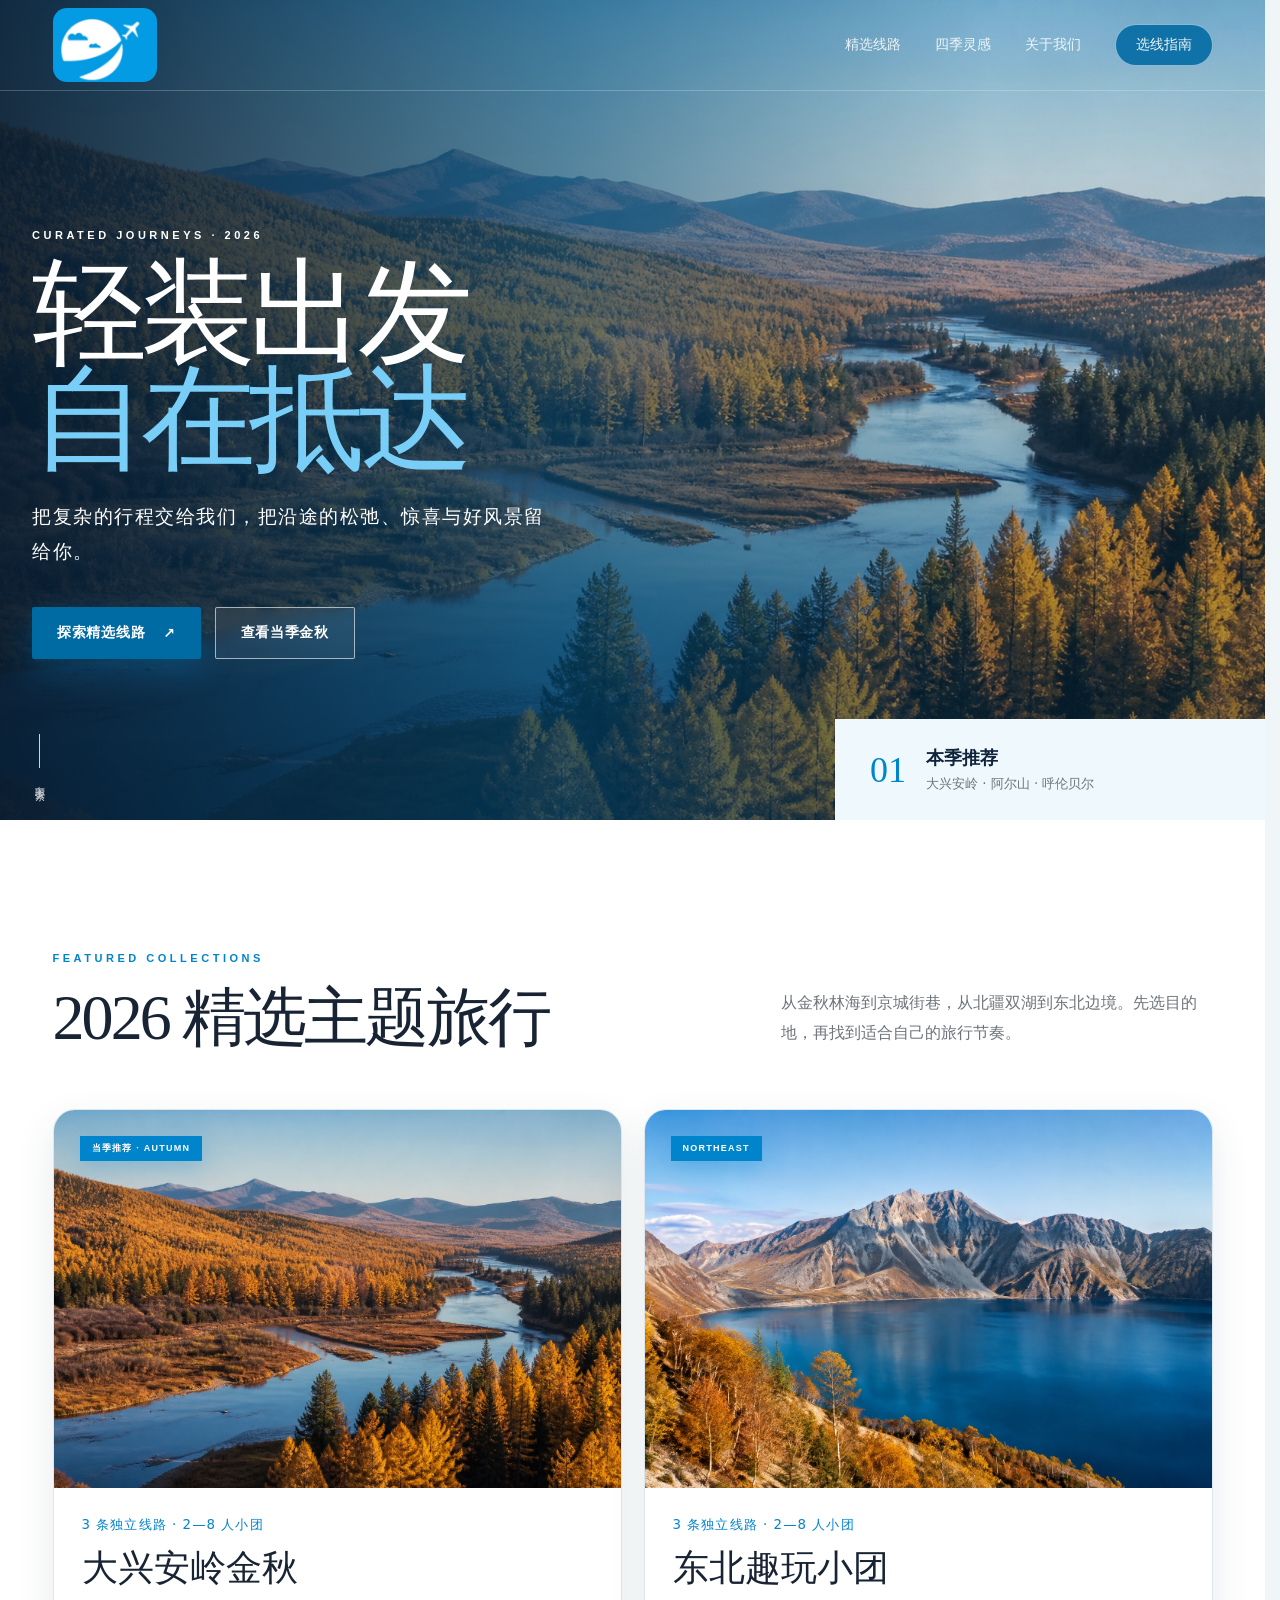
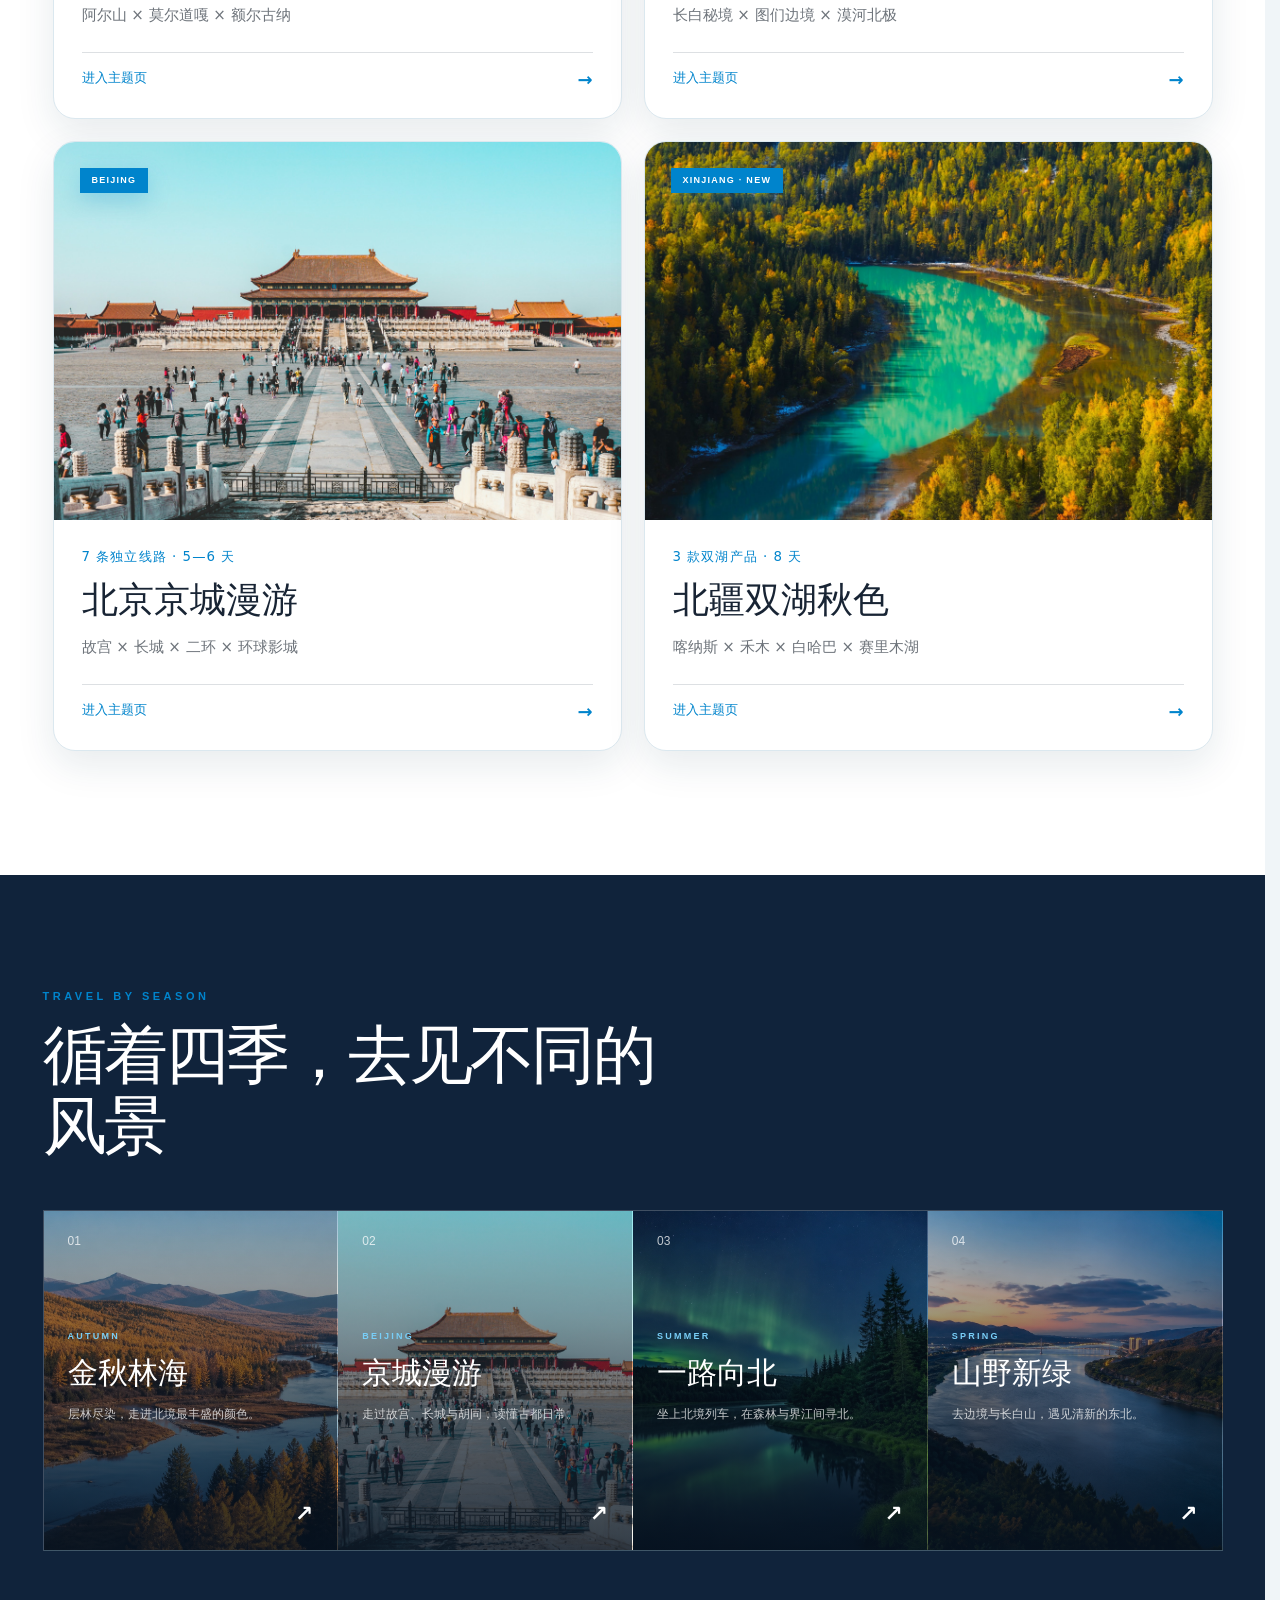
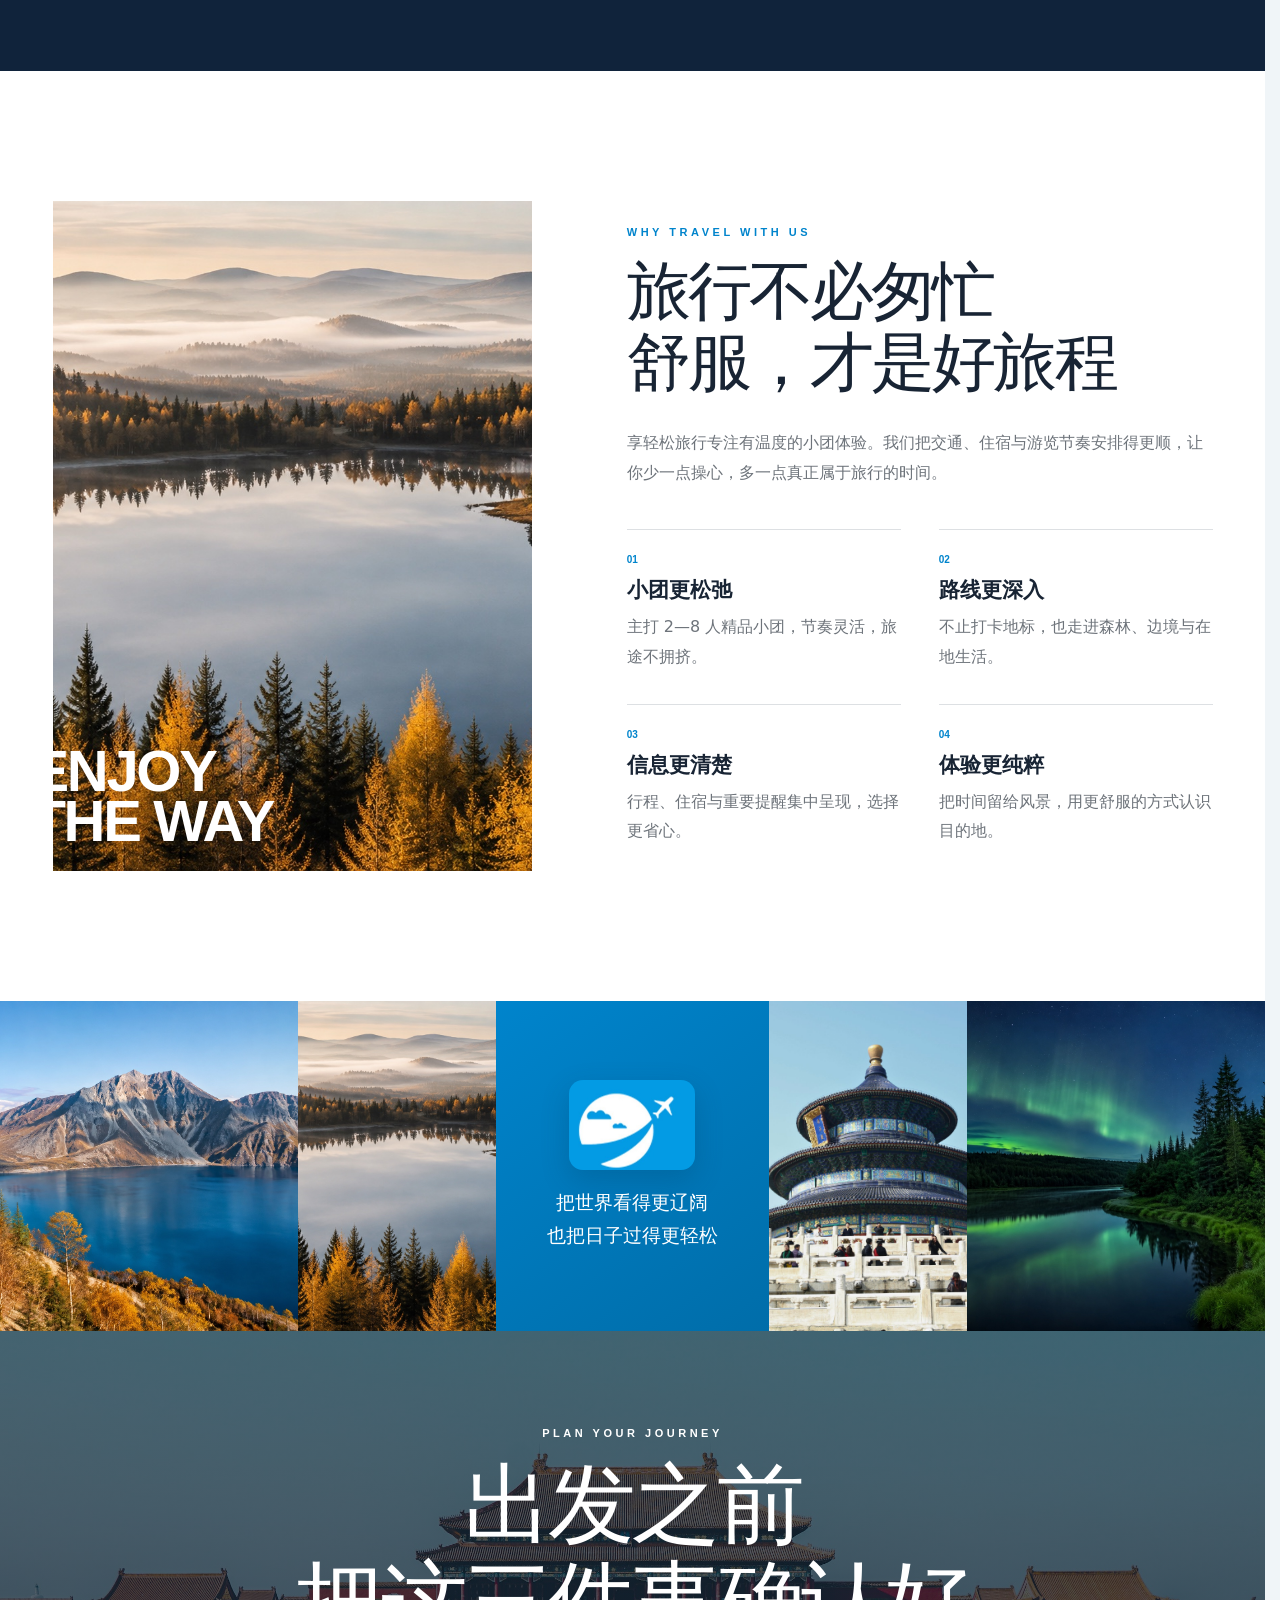
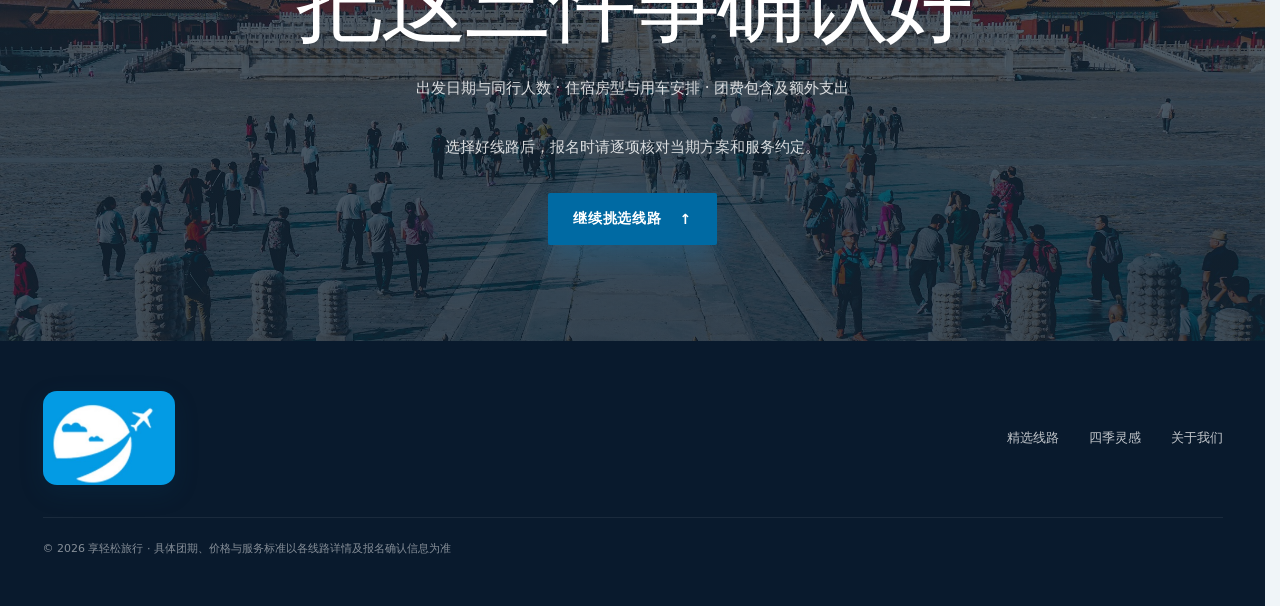
<file: index.html>
<!doctype html>
<html lang="zh-CN">
<head>
  <meta charset="utf-8">
  <meta name="viewport" content="width=device-width, initial-scale=1">
  <meta name="theme-color" content="#0084cc">
  <title>享轻松旅行｜精品小团与四季主题旅行</title>
  <meta name="description" content="享轻松旅行，精选新疆北疆双湖、北京城市漫游、大兴安岭金秋与东北北境精品小团。">
  <meta property="og:title" content="享轻松旅行｜轻装出发，自在抵达">
  <meta property="og:description" content="精选新疆、北京、东北与大兴安岭主题线路，用更轻松的节奏看见更辽阔的风景。">
  <meta property="og:type" content="website">
  <link rel="icon" href="assets/brand-symbol.jpg" type="image/jpeg">
  <link rel="stylesheet" href="styles.css?v=20260904e">
  <link rel="stylesheet" href="site-ui.css?v=20260905r1">
</head>
<body class="site-home-page">
  <header class="site-header">
    <div class="nav-shell">
      <a class="brand" href="#top" aria-label="享轻松旅行首页">
        <img src="assets/brand-symbol.jpg" alt="享轻松旅行">
      </a>
      <nav aria-label="主导航">
        <a href="#collections">精选线路</a>
        <a href="#seasons">四季灵感</a>
        <a href="#about">关于我们</a>
        <a class="nav-cta" href="#contact">选线指南</a>
      </nav>
    </div>
  </header>

  <a class="skip-link" href="#main-content">跳到主要内容</a>
  <main id="main-content"><span id="top"></span>
    <section class="hero">
      <img class="hero-image" src="assets/generated/autumn-khingan-v2.jpg" alt="大兴安岭金秋河谷">
      <div class="hero-shade"></div>
      <div class="hero-copy">
        <p class="eyebrow">CURATED JOURNEYS · 2026</p>
        <h1>轻装出发<br><em>自在抵达</em></h1>
        <p class="hero-lead">把复杂的行程交给我们，把沿途的松弛、惊喜与好风景留给你。</p>
        <div class="hero-actions">
          <a class="button primary" href="#collections">探索精选线路 <span>↗</span></a>
          <a class="button ghost" href="daxinganling-autumn-2026/">查看当季金秋</a>
        </div>
      </div>
      <div class="hero-note"><span>01</span><div><b>本季推荐</b><small>大兴安岭 · 阿尔山 · 呼伦贝尔</small></div></div>
      <a class="scroll-hint" href="#collections"><span></span>向下探索</a>
    </section>

    <section class="intro section-shell" id="collections">
      <div class="section-heading">
        <div><p class="eyebrow gold">FEATURED COLLECTIONS</p><h2>2026 精选主题旅行</h2></div>
        <p>从金秋林海到京城街巷，从北疆双湖到东北边境。先选目的地，再找到适合自己的旅行节奏。</p>
      </div>

      <div class="collection-grid">
        <a class="collection-card featured" href="daxinganling-autumn-2026/">
          <img src="assets/generated/autumn-khingan-v2.jpg" alt="大兴安岭河流与金色森林">
          <span class="collection-tag">当季推荐 · AUTUMN</span>
          <div class="collection-copy"><small>3 条独立线路 · 2—8 人小团</small><h3>大兴安岭金秋</h3><p>阿尔山 × 莫尔道嘎 × 额尔古纳</p><span class="text-link">进入主题页 <b>→</b></span></div>
        </a>
        <a class="collection-card" href="fun-tour-2026/">
          <img src="assets/generated/changbai-v2.jpg" alt="长白山秋季天池">
          <span class="collection-tag">NORTHEAST</span>
          <div class="collection-copy"><small>3 条独立线路 · 2—8 人小团</small><h3>东北趣玩小团</h3><p>长白秘境 × 图们边境 × 漠河北极</p><span class="text-link">进入主题页 <b>→</b></span></div>
        </a>
        <a class="collection-card" href="beijing-2026/">
          <img src="beijing-2026/assets/forbidden-city.jpg" alt="北京故宫">
          <span class="collection-tag">BEIJING</span>
          <div class="collection-copy"><small>7 条独立线路 · 5—6 天</small><h3>北京京城漫游</h3><p>故宫 × 长城 × 二环 × 环球影城</p><span class="text-link">进入主题页 <b>→</b></span></div>
        </a>
        <a class="collection-card" href="xinjiang-2026/">
          <img src="xinjiang-2026/assets/kanas-river.jpg" alt="北疆喀纳斯金秋湖泊">
          <span class="collection-tag">XINJIANG · NEW</span>
          <div class="collection-copy"><small>3 款双湖产品 · 8 天</small><h3>北疆双湖秋色</h3><p>喀纳斯 × 禾木 × 白哈巴 × 赛里木湖</p><span class="text-link">进入主题页 <b>→</b></span></div>
        </a>
      </div>
    </section>

    <section class="season-section" id="seasons">
      <div class="section-shell">
        <div class="season-head"><div><p class="eyebrow gold">TRAVEL BY SEASON</p><h2>循着四季，去见不同的风景</h2></div></div>
        <div class="season-grid">
          <a href="daxinganling-autumn-2026/" class="season-card autumn"><span>01</span><div><small>AUTUMN</small><h3>金秋林海</h3><p>层林尽染，走进北境最丰盛的颜色。</p></div><b>↗</b></a>
          <a href="beijing-2026/" class="season-card beijing"><span>02</span><div><small>BEIJING</small><h3>京城漫游</h3><p>走过故宫、长城与胡同，读懂古都日常。</p></div><b>↗</b></a>
          <a href="fun-tour-2026/arctic/" class="season-card summer"><span>03</span><div><small>SUMMER</small><h3>一路向北</h3><p>坐上北境列车，在森林与界江间寻北。</p></div><b>↗</b></a>
          <a href="fun-tour-2026/tumen/" class="season-card spring"><span>04</span><div><small>SPRING</small><h3>山野新绿</h3><p>去边境与长白山，遇见清新的东北。</p></div><b>↗</b></a>
        </div>
      </div>
    </section>

    <section class="why section-shell" id="about">
      <div class="why-photo"><img src="assets/generated/aershan-lake-v2.jpg" alt="阿尔山天池秋景"><span>ENJOY<br>THE WAY</span></div>
      <div class="why-copy">
        <p class="eyebrow gold">WHY TRAVEL WITH US</p>
        <h2>旅行不必匆忙<br>舒服，才是好旅程</h2>
        <p class="why-intro">享轻松旅行专注有温度的小团体验。我们把交通、住宿与游览节奏安排得更顺，让你少一点操心，多一点真正属于旅行的时间。</p>
        <div class="values">
          <div><span>01</span><h3>小团更松弛</h3><p>主打 2—8 人精品小团，节奏灵活，旅途不拥挤。</p></div>
          <div><span>02</span><h3>路线更深入</h3><p>不止打卡地标，也走进森林、边境与在地生活。</p></div>
          <div><span>03</span><h3>信息更清楚</h3><p>行程、住宿与重要提醒集中呈现，选择更省心。</p></div>
          <div><span>04</span><h3>体验更纯粹</h3><p>把时间留给风景，用更舒服的方式认识目的地。</p></div>
        </div>
      </div>
    </section>

    <section class="gallery" aria-label="旅行灵感画廊">
      <img src="assets/generated/changbai-v2.jpg" alt="长白山天池秋景">
      <img src="assets/generated/aershan-lake-v2.jpg" alt="阿尔山金秋">
      <div class="gallery-quote"><img src="assets/brand-symbol.jpg" alt="享轻松旅行"><p>把世界看得更辽阔<br><em>也把日子过得更轻松</em></p></div>
      <img src="beijing-2026/assets/temple-heaven-pexels.jpg" alt="北京天坛">
      <img src="assets/generated/arctic-mohe-v2.jpg" alt="漠河北境风光">
    </section>

    <section class="contact" id="contact">
      <img src="beijing-2026/assets/forbidden-city.jpg" alt="北京故宫">
      <div class="contact-shade"></div>
      <div class="contact-copy"><p class="eyebrow">PLAN YOUR JOURNEY</p><h2>出发之前<br>把这三件事确认好</h2><p>出发日期与同行人数 · 住宿房型与用车安排 · 团费包含及额外支出</p><p>选择好线路后，报名时请逐项核对当期方案和服务约定。</p><a class="button primary" href="#collections">继续挑选线路 <span>↑</span></a></div>
    </section>
  </main>

  <footer class="site-footer">
    <div class="footer-brand"><img src="assets/brand-symbol.jpg" alt="享轻松旅行"></div>
    <div class="footer-links"><a href="#collections">精选线路</a><a href="#seasons">四季灵感</a><a href="#about">关于我们</a></div>
    <p>© 2026 享轻松旅行 · 具体团期、价格与服务标准以各线路详情及报名确认信息为准</p>
  </footer>
</body>
</html>
</file>
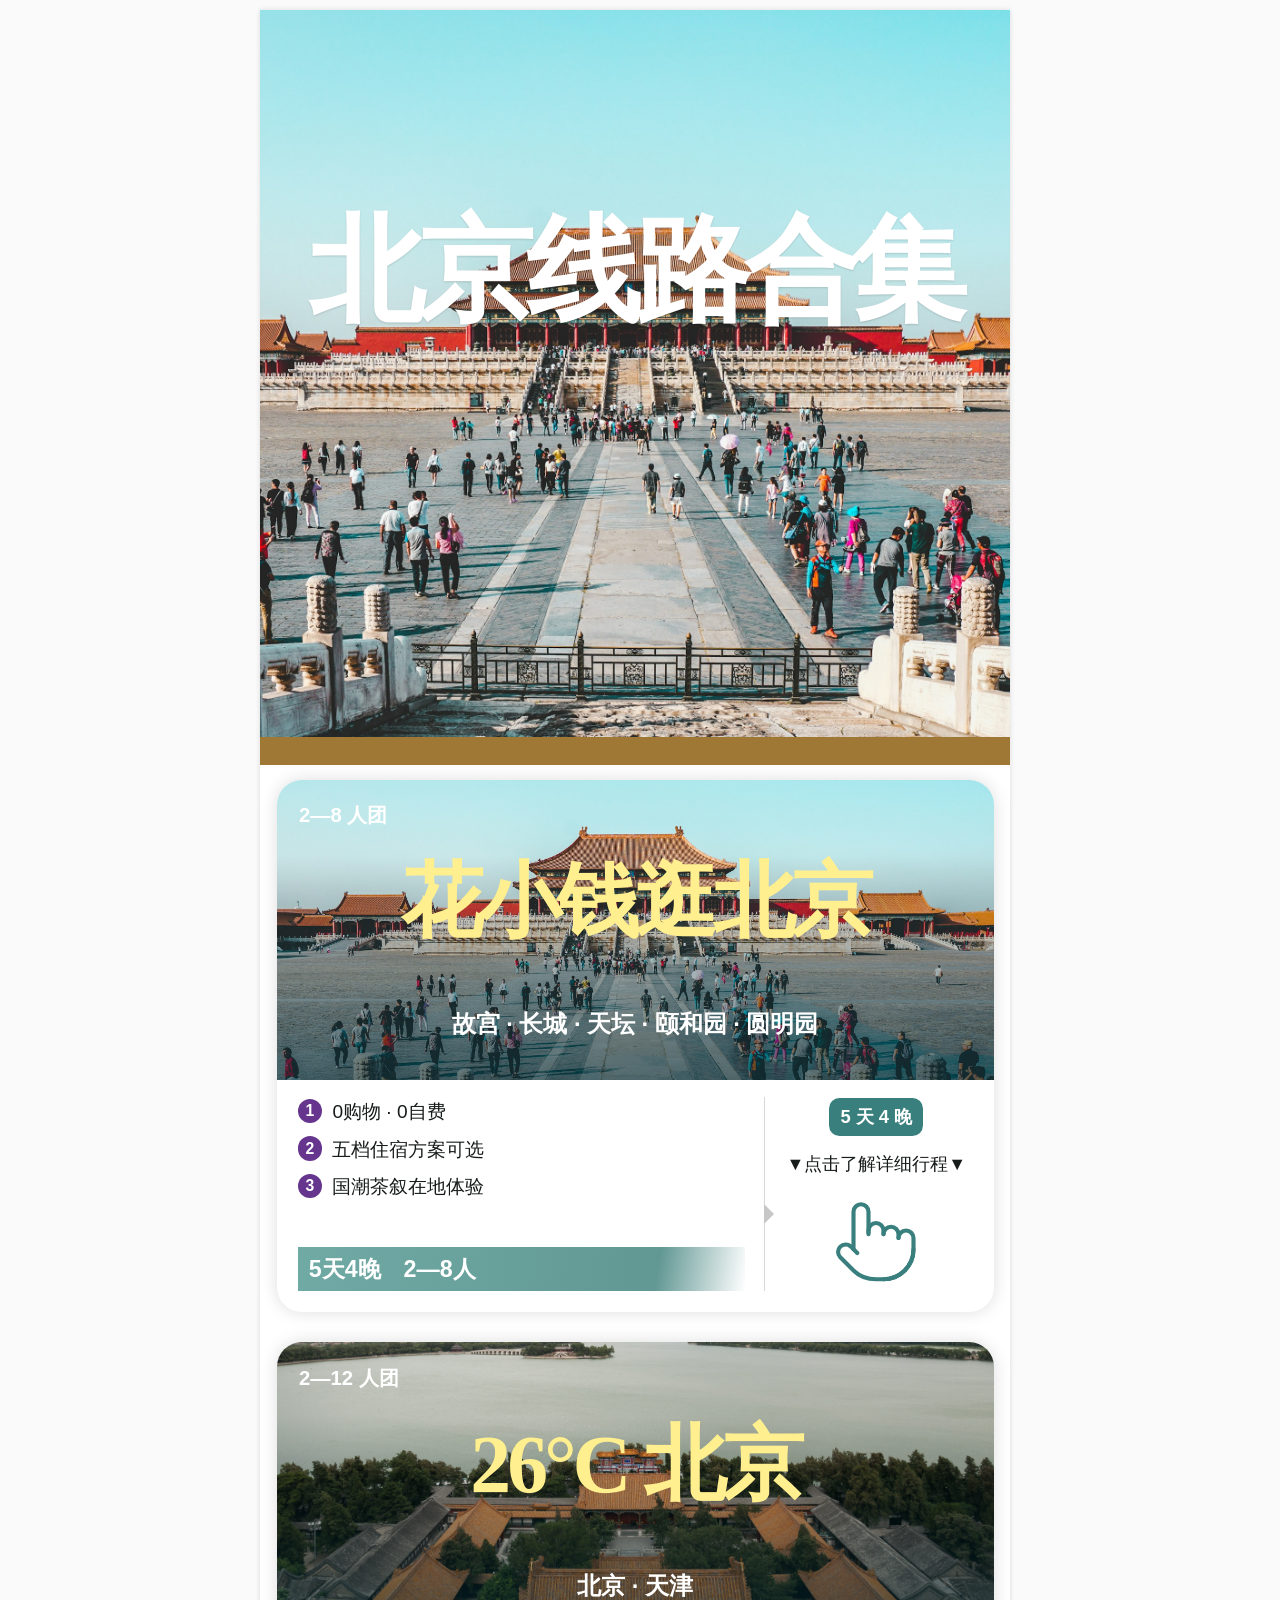
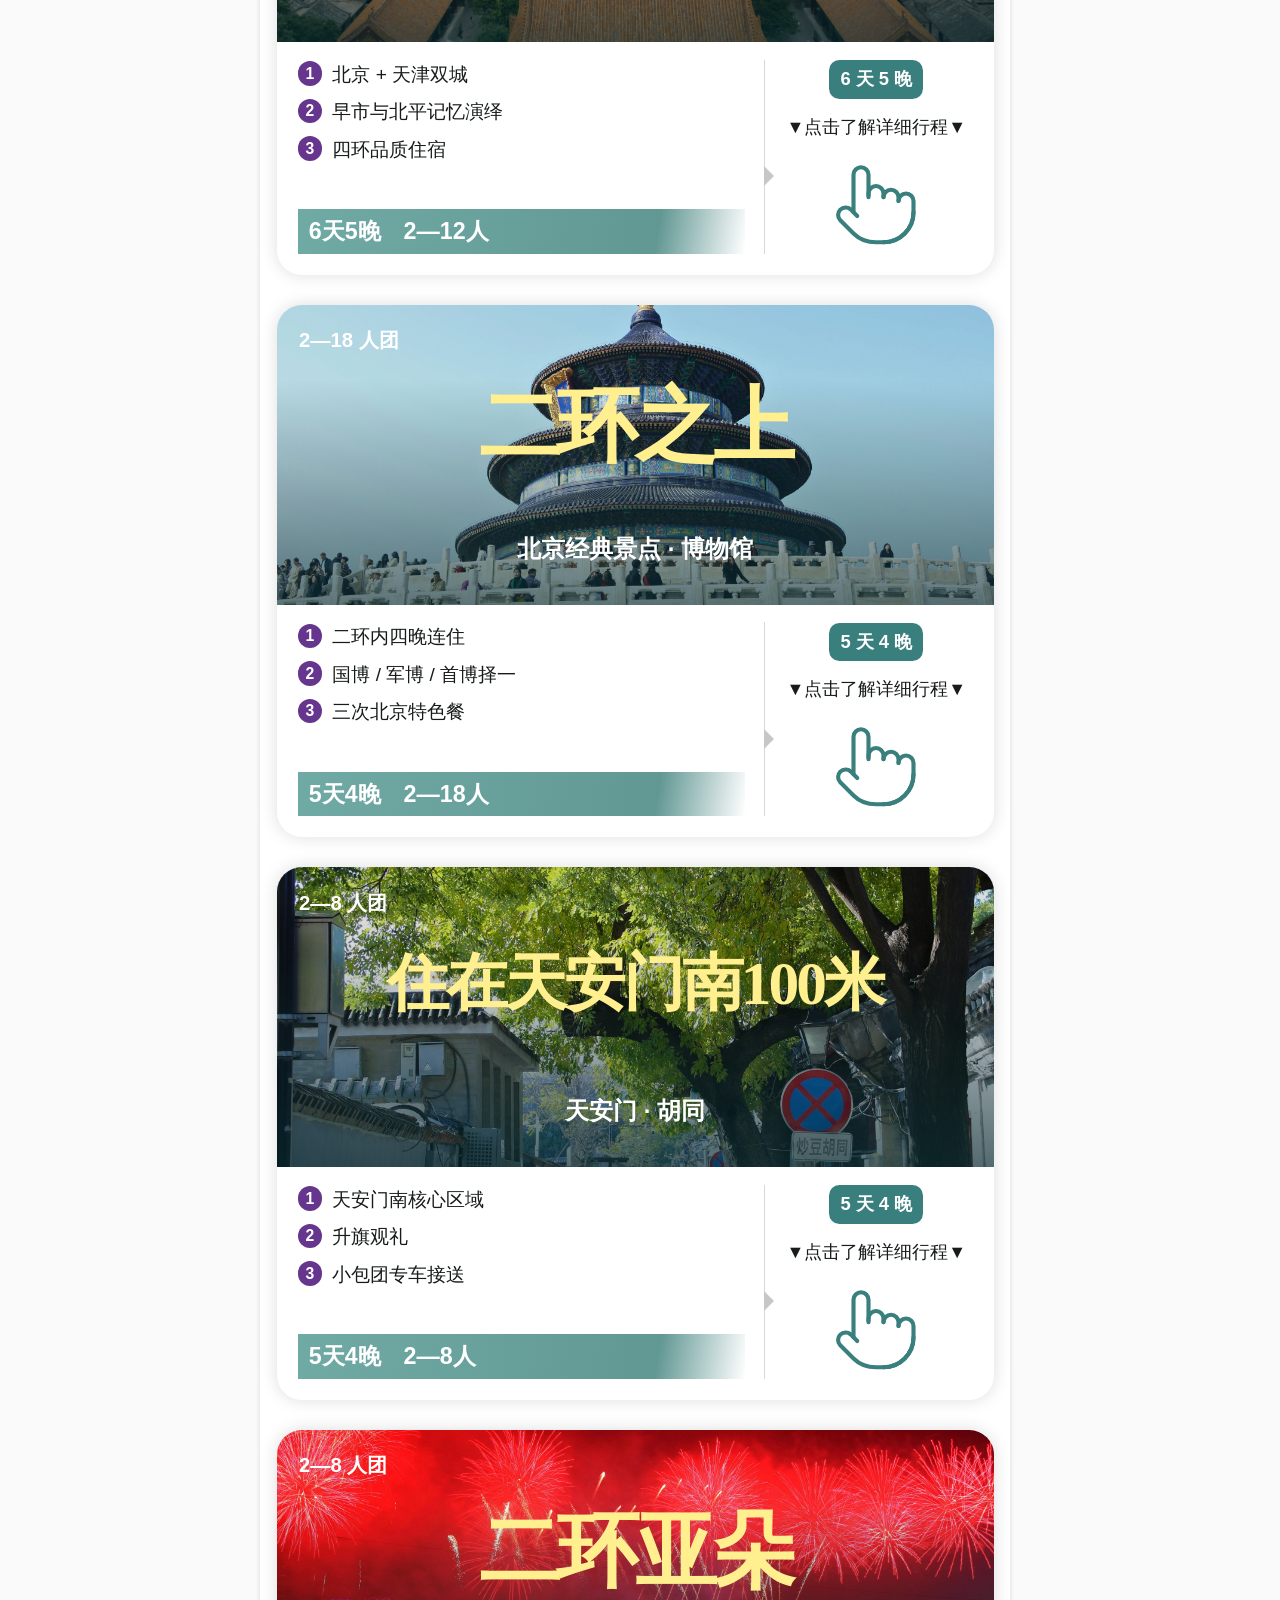
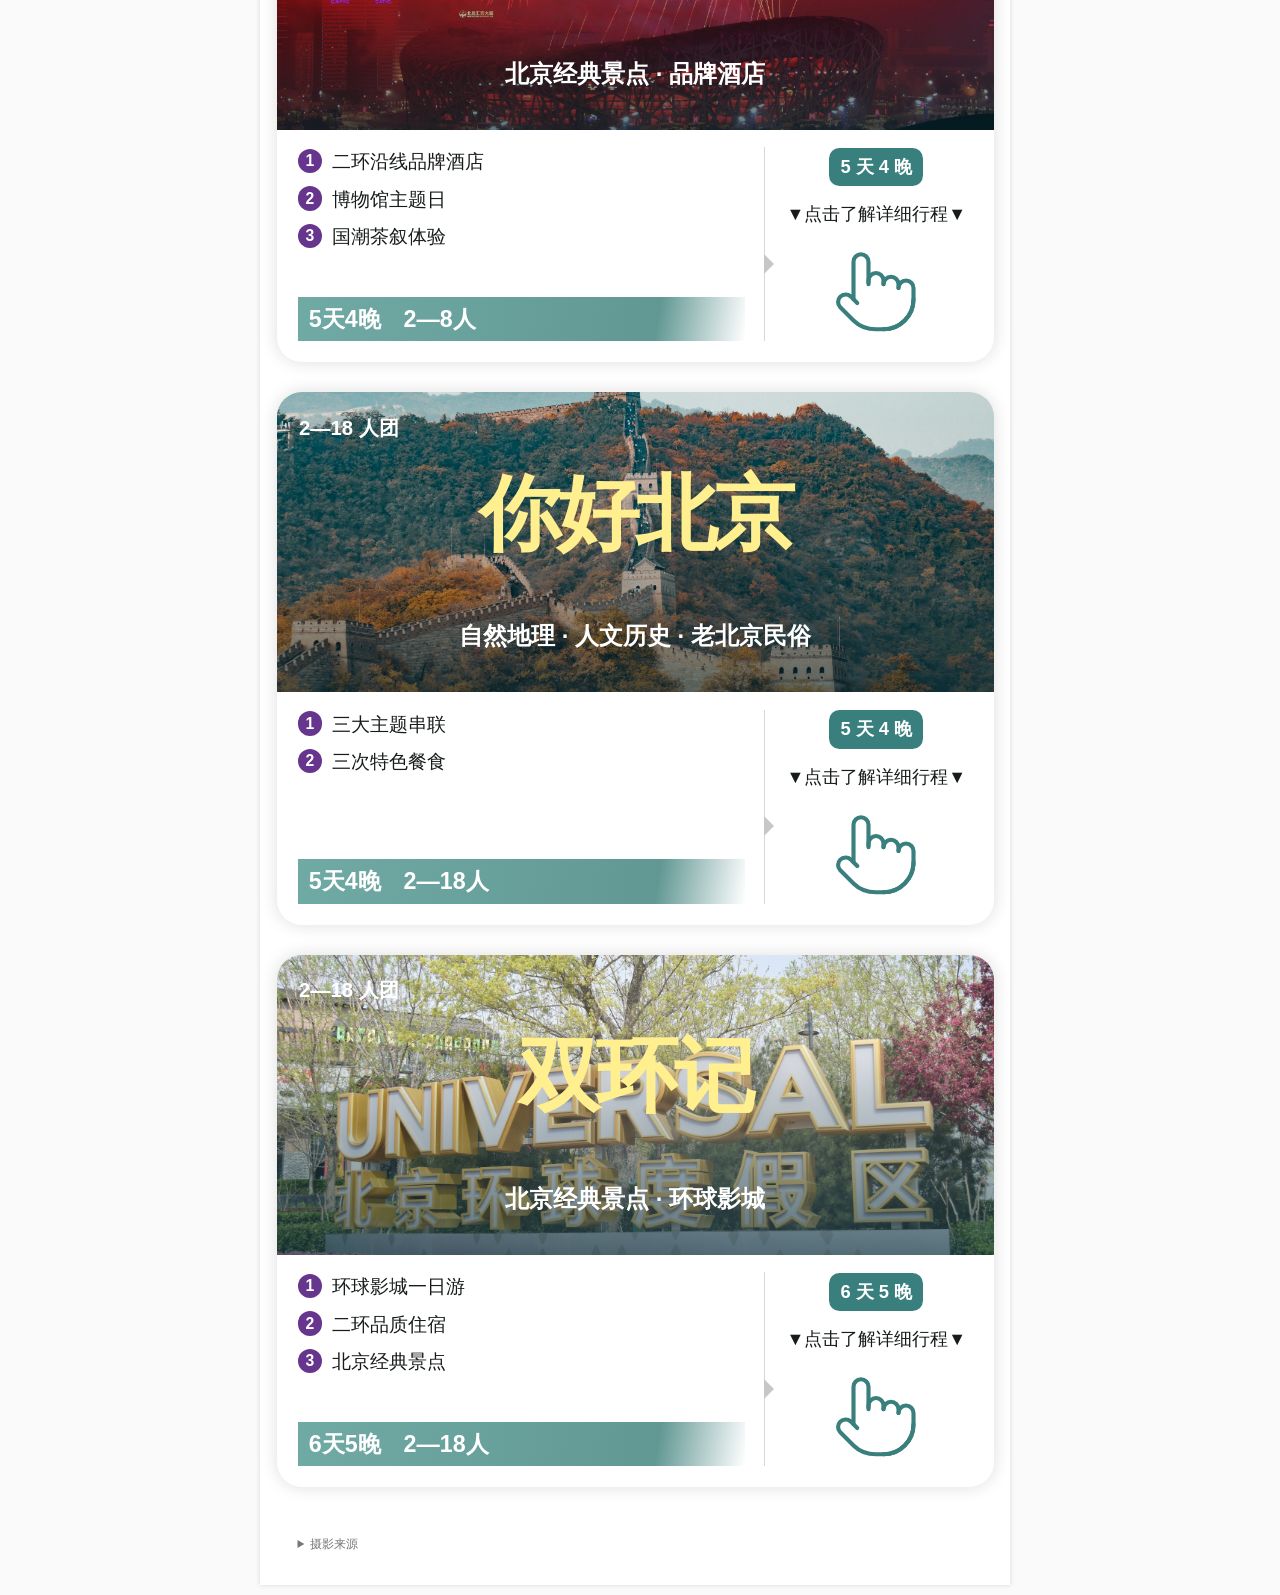
<file: beijing-2026/index.html>
<!doctype html>
<html lang="zh-CN" class="standalone-document">
<head>
  <meta charset="utf-8">
  <meta name="viewport" content="width=device-width,initial-scale=1">
  <meta name="theme-color" content="#0084cc">
  <title>2026 北京精品线路合集｜享轻松旅行</title>
  <meta name="description" content="七条北京精品线路：经典北京、二环住宿、天安门核心地段、京津双城与环球影城。">
  <link rel="icon" href="../assets/brand-symbol.jpg">



<link rel="stylesheet" href="../xiumi-template.css?v=20260906t1">
</head>
<body class="standalone-page">

  <a class="skip-link" href="#main-content">跳到主要内容</a>
  <main id="main-content"><section class="template-cover"><img src="assets/forbidden-city.jpg" alt="北京线路合集" fetchpriority="high" width="2400" height="1600"><h1>北京线路合集</h1></section><section class="template-posters" id="routes" aria-label="北京线路合集"><a class="template-poster" href="detail.html?route=budget" aria-label="查看花小钱逛北京详情"><div class="poster-visual"><img src="assets/forbidden-city.jpg" alt="故宫 · 长城 · 天坛 · 颐和园 · 圆明园" loading="lazy" decoding="async" width="2400" height="1600"><span class="poster-group">2—8 人团</span><h2 class="poster-name">花小钱逛北京</h2><p class="poster-destinations">故宫 · 长城 · 天坛 · 颐和园 · 圆明园</p></div><div class="poster-summary"><div><ol class="poster-points"><li>0购物 · 0自费</li><li>五档住宿方案可选</li><li>国潮茶叙在地体验</li></ol><p class="poster-strip">5天4晚　2—8人</p></div><div class="poster-action"><span class="poster-badge">5 天 4 晚</span><span class="poster-tap">▼点击了解详细行程▼</span><svg class="poster-hand" viewBox="0 0 24 24" fill="none" stroke="#387f7d" stroke-width="1.1" stroke-linecap="round" stroke-linejoin="round" aria-hidden="true"><path d="M22 14a8 8 0 0 1-8 8"/><path d="M18 11v-1a2 2 0 0 0-2-2a2 2 0 0 0-2 2"/><path d="M14 10V9a2 2 0 0 0-2-2a2 2 0 0 0-2 2v1"/><path d="M10 9.5V4a2 2 0 0 0-2-2a2 2 0 0 0-2 2v10"/><path d="M18 11a2 2 0 1 1 4 0v3a8 8 0 0 1-8 8h-2c-2.8 0-4.5-.86-5.99-2.34l-3.6-3.6a2 2 0 0 1 2.83-2.82L7 15"/></svg></div></div></a>
<a class="template-poster" href="detail.html?route=cool" aria-label="查看26°C 北京详情"><div class="poster-visual"><img src="assets/summer-palace.jpg" alt="北京 · 天津" loading="lazy" decoding="async" width="3554" height="2369"><span class="poster-group">2—12 人团</span><h2 class="poster-name">26°C 北京</h2><p class="poster-destinations">北京 · 天津</p></div><div class="poster-summary"><div><ol class="poster-points"><li>北京 + 天津双城</li><li>早市与北平记忆演绎</li><li>四环品质住宿</li></ol><p class="poster-strip">6天5晚　2—12人</p></div><div class="poster-action"><span class="poster-badge">6 天 5 晚</span><span class="poster-tap">▼点击了解详细行程▼</span><svg class="poster-hand" viewBox="0 0 24 24" fill="none" stroke="#387f7d" stroke-width="1.1" stroke-linecap="round" stroke-linejoin="round" aria-hidden="true"><path d="M22 14a8 8 0 0 1-8 8"/><path d="M18 11v-1a2 2 0 0 0-2-2a2 2 0 0 0-2 2"/><path d="M14 10V9a2 2 0 0 0-2-2a2 2 0 0 0-2 2v1"/><path d="M10 9.5V4a2 2 0 0 0-2-2a2 2 0 0 0-2 2v10"/><path d="M18 11a2 2 0 1 1 4 0v3a8 8 0 0 1-8 8h-2c-2.8 0-4.5-.86-5.99-2.34l-3.6-3.6a2 2 0 0 1 2.83-2.82L7 15"/></svg></div></div></a>
<a class="template-poster" href="detail.html?route=ring" aria-label="查看二环之上详情"><div class="poster-visual"><img src="assets/temple-heaven-pexels.jpg" alt="北京经典景点 · 博物馆" loading="lazy" decoding="async" width="2400" height="1600"><span class="poster-group">2—18 人团</span><h2 class="poster-name">二环之上</h2><p class="poster-destinations">北京经典景点 · 博物馆</p></div><div class="poster-summary"><div><ol class="poster-points"><li>二环内四晚连住</li><li>国博 / 军博 / 首博择一</li><li>三次北京特色餐</li></ol><p class="poster-strip">5天4晚　2—18人</p></div><div class="poster-action"><span class="poster-badge">5 天 4 晚</span><span class="poster-tap">▼点击了解详细行程▼</span><svg class="poster-hand" viewBox="0 0 24 24" fill="none" stroke="#387f7d" stroke-width="1.1" stroke-linecap="round" stroke-linejoin="round" aria-hidden="true"><path d="M22 14a8 8 0 0 1-8 8"/><path d="M18 11v-1a2 2 0 0 0-2-2a2 2 0 0 0-2 2"/><path d="M14 10V9a2 2 0 0 0-2-2a2 2 0 0 0-2 2v1"/><path d="M10 9.5V4a2 2 0 0 0-2-2a2 2 0 0 0-2 2v10"/><path d="M18 11a2 2 0 1 1 4 0v3a8 8 0 0 1-8 8h-2c-2.8 0-4.5-.86-5.99-2.34l-3.6-3.6a2 2 0 0 1 2.83-2.82L7 15"/></svg></div></div></a>
<a class="template-poster" href="detail.html?route=gate" aria-label="查看住在天安门南100米详情"><div class="poster-visual"><img src="assets/hutong.jpg" alt="天安门 · 胡同" loading="lazy" decoding="async" width="2400" height="3600"><span class="poster-group">2—8 人团</span><h2 class="poster-name long-name">住在天安门南100米</h2><p class="poster-destinations">天安门 · 胡同</p></div><div class="poster-summary"><div><ol class="poster-points"><li>天安门南核心区域</li><li>升旗观礼</li><li>小包团专车接送</li></ol><p class="poster-strip">5天4晚　2—8人</p></div><div class="poster-action"><span class="poster-badge">5 天 4 晚</span><span class="poster-tap">▼点击了解详细行程▼</span><svg class="poster-hand" viewBox="0 0 24 24" fill="none" stroke="#387f7d" stroke-width="1.1" stroke-linecap="round" stroke-linejoin="round" aria-hidden="true"><path d="M22 14a8 8 0 0 1-8 8"/><path d="M18 11v-1a2 2 0 0 0-2-2a2 2 0 0 0-2 2"/><path d="M14 10V9a2 2 0 0 0-2-2a2 2 0 0 0-2 2v1"/><path d="M10 9.5V4a2 2 0 0 0-2-2a2 2 0 0 0-2 2v10"/><path d="M18 11a2 2 0 1 1 4 0v3a8 8 0 0 1-8 8h-2c-2.8 0-4.5-.86-5.99-2.34l-3.6-3.6a2 2 0 0 1 2.83-2.82L7 15"/></svg></div></div></a>
<a class="template-poster" href="detail.html?route=atour" aria-label="查看二环亚朵详情"><div class="poster-visual"><img src="assets/birds-nest.jpg" alt="北京经典景点 · 品牌酒店" loading="lazy" decoding="async" width="2400" height="1600"><span class="poster-group">2—8 人团</span><h2 class="poster-name">二环亚朵</h2><p class="poster-destinations">北京经典景点 · 品牌酒店</p></div><div class="poster-summary"><div><ol class="poster-points"><li>二环沿线品牌酒店</li><li>博物馆主题日</li><li>国潮茶叙体验</li></ol><p class="poster-strip">5天4晚　2—8人</p></div><div class="poster-action"><span class="poster-badge">5 天 4 晚</span><span class="poster-tap">▼点击了解详细行程▼</span><svg class="poster-hand" viewBox="0 0 24 24" fill="none" stroke="#387f7d" stroke-width="1.1" stroke-linecap="round" stroke-linejoin="round" aria-hidden="true"><path d="M22 14a8 8 0 0 1-8 8"/><path d="M18 11v-1a2 2 0 0 0-2-2a2 2 0 0 0-2 2"/><path d="M14 10V9a2 2 0 0 0-2-2a2 2 0 0 0-2 2v1"/><path d="M10 9.5V4a2 2 0 0 0-2-2a2 2 0 0 0-2 2v10"/><path d="M18 11a2 2 0 1 1 4 0v3a8 8 0 0 1-8 8h-2c-2.8 0-4.5-.86-5.99-2.34l-3.6-3.6a2 2 0 0 1 2.83-2.82L7 15"/></svg></div></div></a>
<a class="template-poster" href="detail.html?route=hello" aria-label="查看你好北京详情"><div class="poster-visual"><img src="assets/great-wall.jpg" alt="自然地理 · 人文历史 · 老北京民俗" loading="lazy" decoding="async" width="2400" height="1600"><span class="poster-group">2—18 人团</span><h2 class="poster-name">你好北京</h2><p class="poster-destinations">自然地理 · 人文历史 · 老北京民俗</p></div><div class="poster-summary"><div><ol class="poster-points"><li>三大主题串联</li><li>三次特色餐食</li></ol><p class="poster-strip">5天4晚　2—18人</p></div><div class="poster-action"><span class="poster-badge">5 天 4 晚</span><span class="poster-tap">▼点击了解详细行程▼</span><svg class="poster-hand" viewBox="0 0 24 24" fill="none" stroke="#387f7d" stroke-width="1.1" stroke-linecap="round" stroke-linejoin="round" aria-hidden="true"><path d="M22 14a8 8 0 0 1-8 8"/><path d="M18 11v-1a2 2 0 0 0-2-2a2 2 0 0 0-2 2"/><path d="M14 10V9a2 2 0 0 0-2-2a2 2 0 0 0-2 2v1"/><path d="M10 9.5V4a2 2 0 0 0-2-2a2 2 0 0 0-2 2v10"/><path d="M18 11a2 2 0 1 1 4 0v3a8 8 0 0 1-8 8h-2c-2.8 0-4.5-.86-5.99-2.34l-3.6-3.6a2 2 0 0 1 2.83-2.82L7 15"/></svg></div></div></a>
<a class="template-poster" href="detail.html?route=double" aria-label="查看双环记详情"><div class="poster-visual"><img src="assets/universal.jpg" alt="北京经典景点 · 环球影城" loading="lazy" decoding="async" width="3840" height="2560"><span class="poster-group">2—18 人团</span><h2 class="poster-name">双环记</h2><p class="poster-destinations">北京经典景点 · 环球影城</p></div><div class="poster-summary"><div><ol class="poster-points"><li>环球影城一日游</li><li>二环品质住宿</li><li>北京经典景点</li></ol><p class="poster-strip">6天5晚　2—18人</p></div><div class="poster-action"><span class="poster-badge">6 天 5 晚</span><span class="poster-tap">▼点击了解详细行程▼</span><svg class="poster-hand" viewBox="0 0 24 24" fill="none" stroke="#387f7d" stroke-width="1.1" stroke-linecap="round" stroke-linejoin="round" aria-hidden="true"><path d="M22 14a8 8 0 0 1-8 8"/><path d="M18 11v-1a2 2 0 0 0-2-2a2 2 0 0 0-2 2"/><path d="M14 10V9a2 2 0 0 0-2-2a2 2 0 0 0-2 2v1"/><path d="M10 9.5V4a2 2 0 0 0-2-2a2 2 0 0 0-2 2v10"/><path d="M18 11a2 2 0 1 1 4 0v3a8 8 0 0 1-8 8h-2c-2.8 0-4.5-.86-5.99-2.34l-3.6-3.6a2 2 0 0 1 2.83-2.82L7 15"/></svg></div></div></a></section><details class="photo-sources"><summary>摄影来源</summary><p>图片：Unsplash、Pexels、Wikimedia Commons；颐和园 Uwe Aranas / CC BY-SA，环球入口 Owen3droblox / CC BY-SA。</p></details></main>

</body></html>
</file>
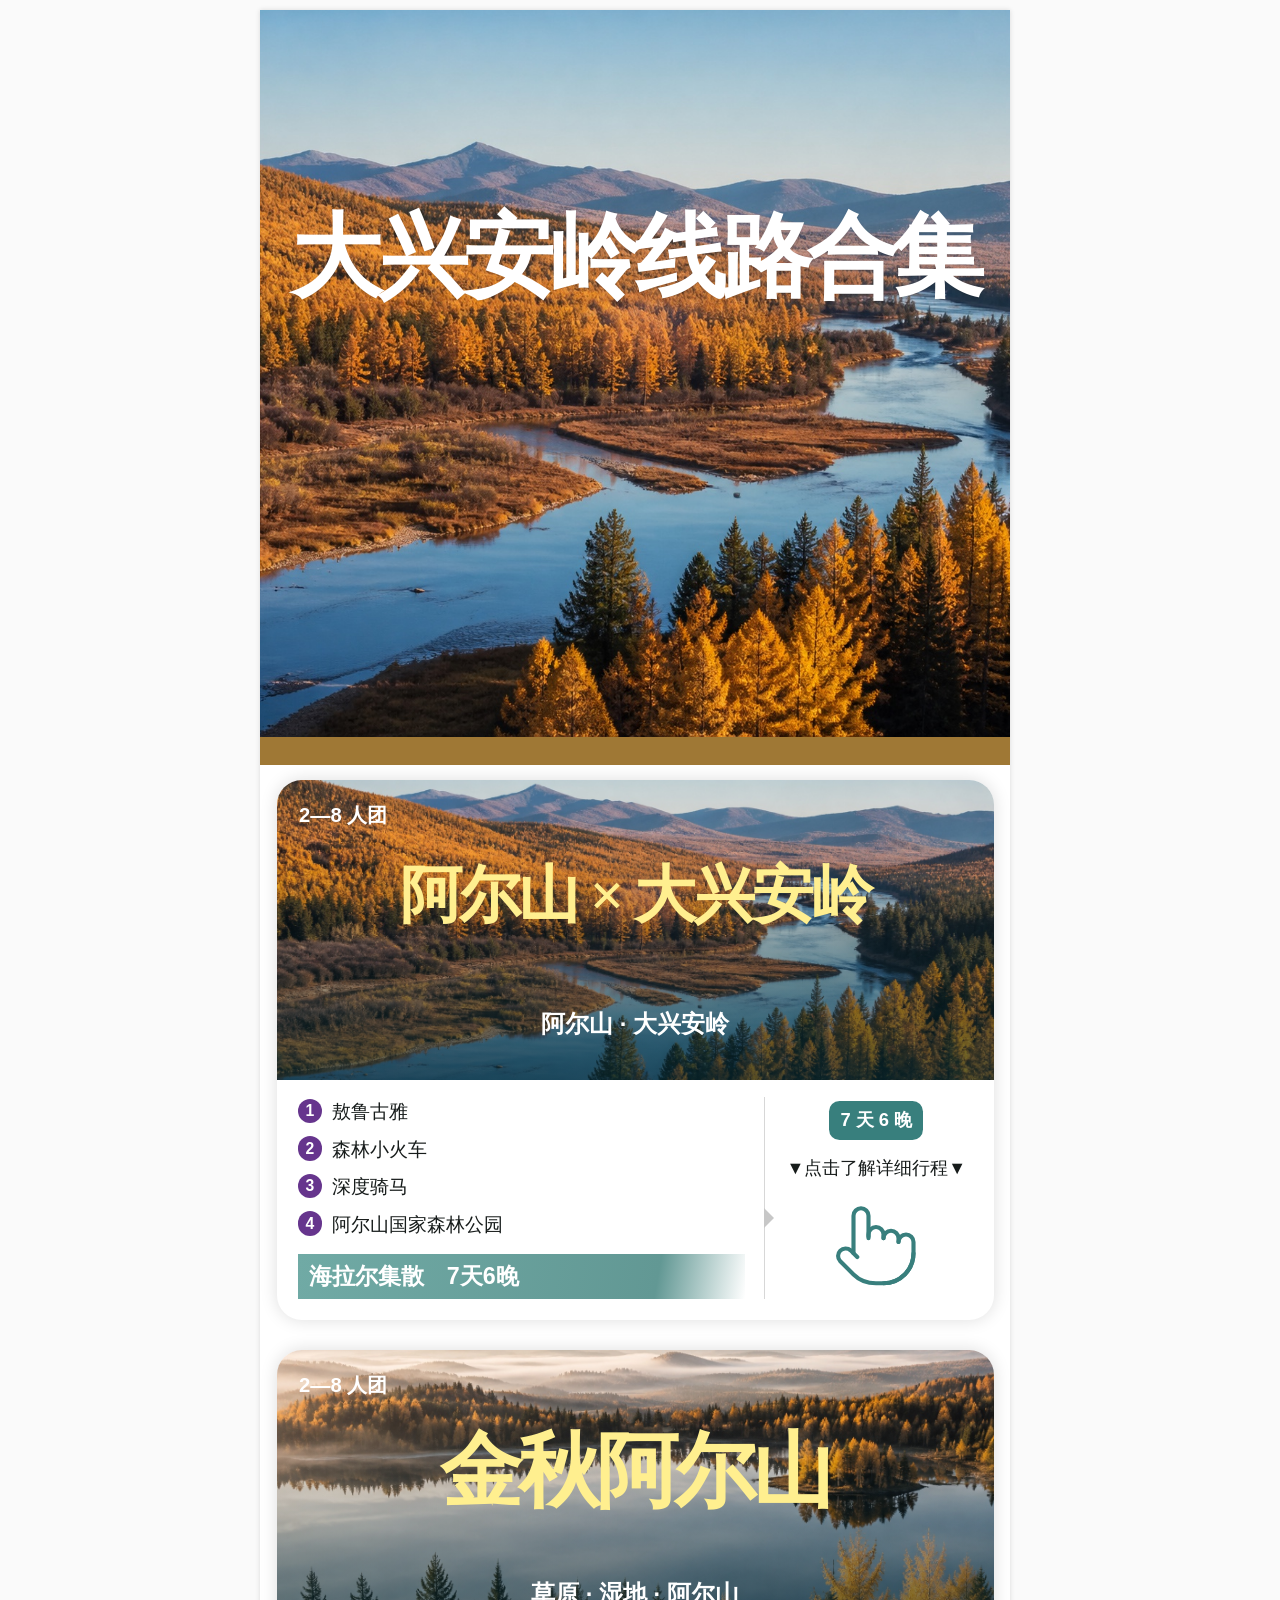
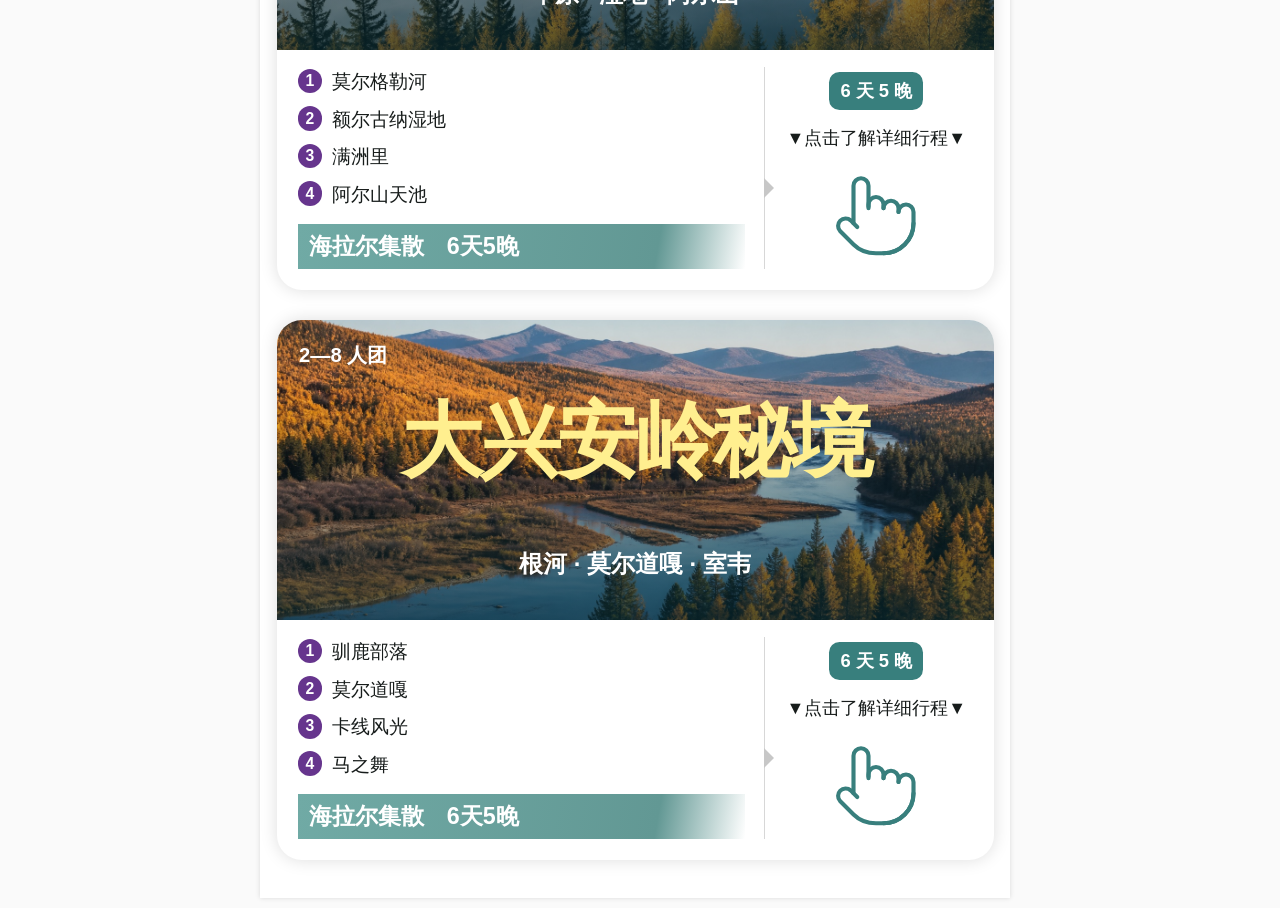
<file: daxinganling-autumn-2026/index.html>
<!doctype html>
<html lang="zh-CN" class="standalone-document">
<head>
  <meta charset="utf-8">
  <meta name="viewport" content="width=device-width, initial-scale=1">
  <meta name="theme-color" content="#0084cc">
  <title>2026 大兴安岭金秋小团｜享轻松旅行</title>
  <meta name="description" content="2026大兴安岭与阿尔山秋季2—8人精品小团合集，三条线路覆盖阿尔山、莫尔道嘎、额尔古纳与呼伦贝尔草原。">



<link rel="stylesheet" href="../xiumi-template.css?v=20260906t1">
</head>
<body class="standalone-page theme-autumn landing-page">

  <a class="skip-link" href="#main-content">跳到主要内容</a>
  <main id="main-content"><section class="template-cover long-title"><img src="../assets/generated/autumn-khingan-v2.jpg" alt="大兴安岭线路合集" fetchpriority="high" width="1568" height="1003"><h1>大兴安岭线路合集</h1></section><section class="template-posters" id="routes" aria-label="大兴安岭线路合集"><a class="template-poster" href="dual-core/" aria-label="查看阿尔山 × 大兴安岭详情"><div class="poster-visual"><img src="../assets/generated/autumn-khingan-v2.jpg" alt="阿尔山 · 大兴安岭" loading="lazy" decoding="async" width="1568" height="1003"><span class="poster-group">2—8 人团</span><h2 class="poster-name long-name">阿尔山 × 大兴安岭</h2><p class="poster-destinations">阿尔山 · 大兴安岭</p></div><div class="poster-summary"><div><ol class="poster-points"><li>敖鲁古雅</li><li>森林小火车</li><li>深度骑马</li><li>阿尔山国家森林公园</li></ol><p class="poster-strip">海拉尔集散　7天6晚</p></div><div class="poster-action"><span class="poster-badge">7 天 6 晚</span><span class="poster-tap">▼点击了解详细行程▼</span><svg class="poster-hand" viewBox="0 0 24 24" fill="none" stroke="#387f7d" stroke-width="1.1" stroke-linecap="round" stroke-linejoin="round" aria-hidden="true"><path d="M22 14a8 8 0 0 1-8 8"/><path d="M18 11v-1a2 2 0 0 0-2-2a2 2 0 0 0-2 2"/><path d="M14 10V9a2 2 0 0 0-2-2a2 2 0 0 0-2 2v1"/><path d="M10 9.5V4a2 2 0 0 0-2-2a2 2 0 0 0-2 2v10"/><path d="M18 11a2 2 0 1 1 4 0v3a8 8 0 0 1-8 8h-2c-2.8 0-4.5-.86-5.99-2.34l-3.6-3.6a2 2 0 0 1 2.83-2.82L7 15"/></svg></div></div></a>
<a class="template-poster" href="aershan/" aria-label="查看金秋阿尔山详情"><div class="poster-visual"><img src="../assets/generated/aershan-lake-v2.jpg" alt="草原 · 湿地 · 阿尔山" loading="lazy" decoding="async" width="1586" height="992"><span class="poster-group">2—8 人团</span><h2 class="poster-name">金秋阿尔山</h2><p class="poster-destinations">草原 · 湿地 · 阿尔山</p></div><div class="poster-summary"><div><ol class="poster-points"><li>莫尔格勒河</li><li>额尔古纳湿地</li><li>满洲里</li><li>阿尔山天池</li></ol><p class="poster-strip">海拉尔集散　6天5晚</p></div><div class="poster-action"><span class="poster-badge">6 天 5 晚</span><span class="poster-tap">▼点击了解详细行程▼</span><svg class="poster-hand" viewBox="0 0 24 24" fill="none" stroke="#387f7d" stroke-width="1.1" stroke-linecap="round" stroke-linejoin="round" aria-hidden="true"><path d="M22 14a8 8 0 0 1-8 8"/><path d="M18 11v-1a2 2 0 0 0-2-2a2 2 0 0 0-2 2"/><path d="M14 10V9a2 2 0 0 0-2-2a2 2 0 0 0-2 2v1"/><path d="M10 9.5V4a2 2 0 0 0-2-2a2 2 0 0 0-2 2v10"/><path d="M18 11a2 2 0 1 1 4 0v3a8 8 0 0 1-8 8h-2c-2.8 0-4.5-.86-5.99-2.34l-3.6-3.6a2 2 0 0 1 2.83-2.82L7 15"/></svg></div></div></a>
<a class="template-poster" href="forest/" aria-label="查看大兴安岭秘境详情"><div class="poster-visual"><img src="../assets/generated/autumn-khingan-v2.jpg" alt="根河 · 莫尔道嘎 · 室韦" loading="lazy" decoding="async" width="1568" height="1003"><span class="poster-group">2—8 人团</span><h2 class="poster-name">大兴安岭秘境</h2><p class="poster-destinations">根河 · 莫尔道嘎 · 室韦</p></div><div class="poster-summary"><div><ol class="poster-points"><li>驯鹿部落</li><li>莫尔道嘎</li><li>卡线风光</li><li>马之舞</li></ol><p class="poster-strip">海拉尔集散　6天5晚</p></div><div class="poster-action"><span class="poster-badge">6 天 5 晚</span><span class="poster-tap">▼点击了解详细行程▼</span><svg class="poster-hand" viewBox="0 0 24 24" fill="none" stroke="#387f7d" stroke-width="1.1" stroke-linecap="round" stroke-linejoin="round" aria-hidden="true"><path d="M22 14a8 8 0 0 1-8 8"/><path d="M18 11v-1a2 2 0 0 0-2-2a2 2 0 0 0-2 2"/><path d="M14 10V9a2 2 0 0 0-2-2a2 2 0 0 0-2 2v1"/><path d="M10 9.5V4a2 2 0 0 0-2-2a2 2 0 0 0-2 2v10"/><path d="M18 11a2 2 0 1 1 4 0v3a8 8 0 0 1-8 8h-2c-2.8 0-4.5-.86-5.99-2.34l-3.6-3.6a2 2 0 0 1 2.83-2.82L7 15"/></svg></div></div></a></section></main>
</body>
</html>
</file>
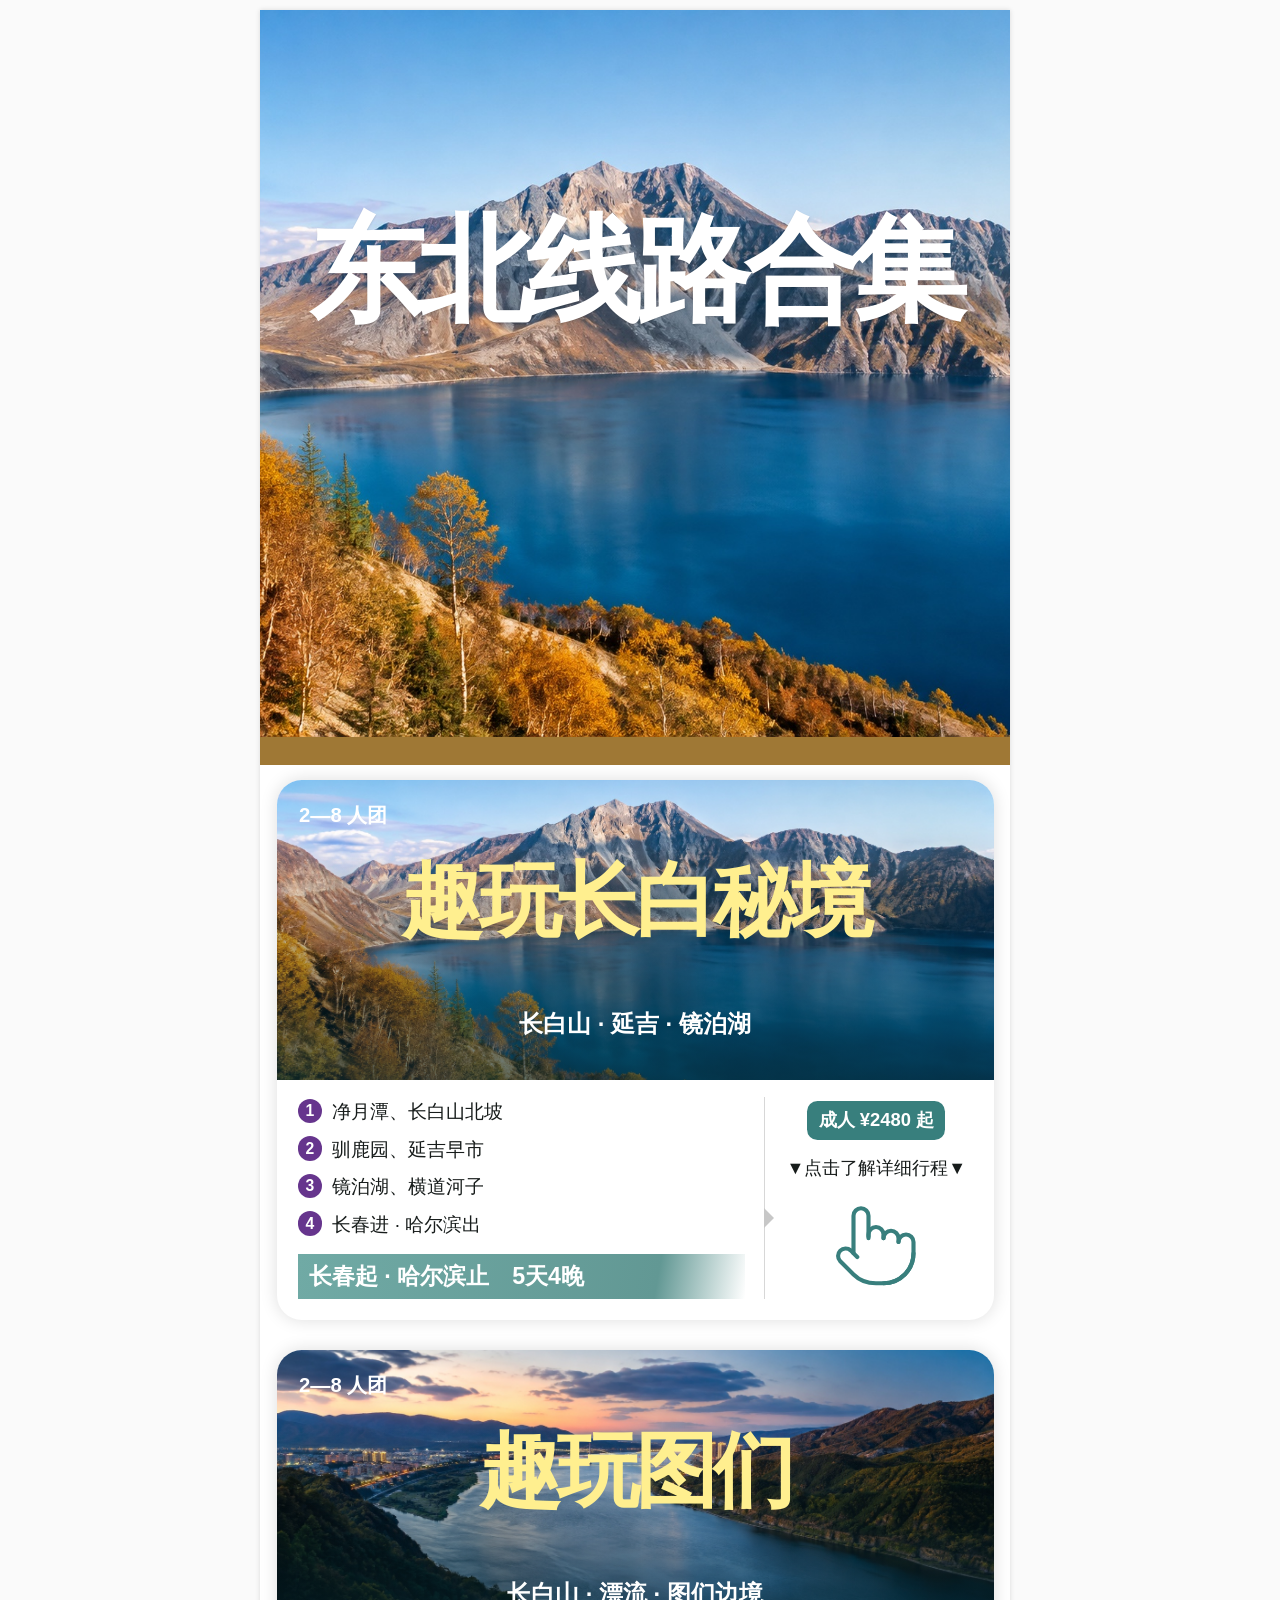
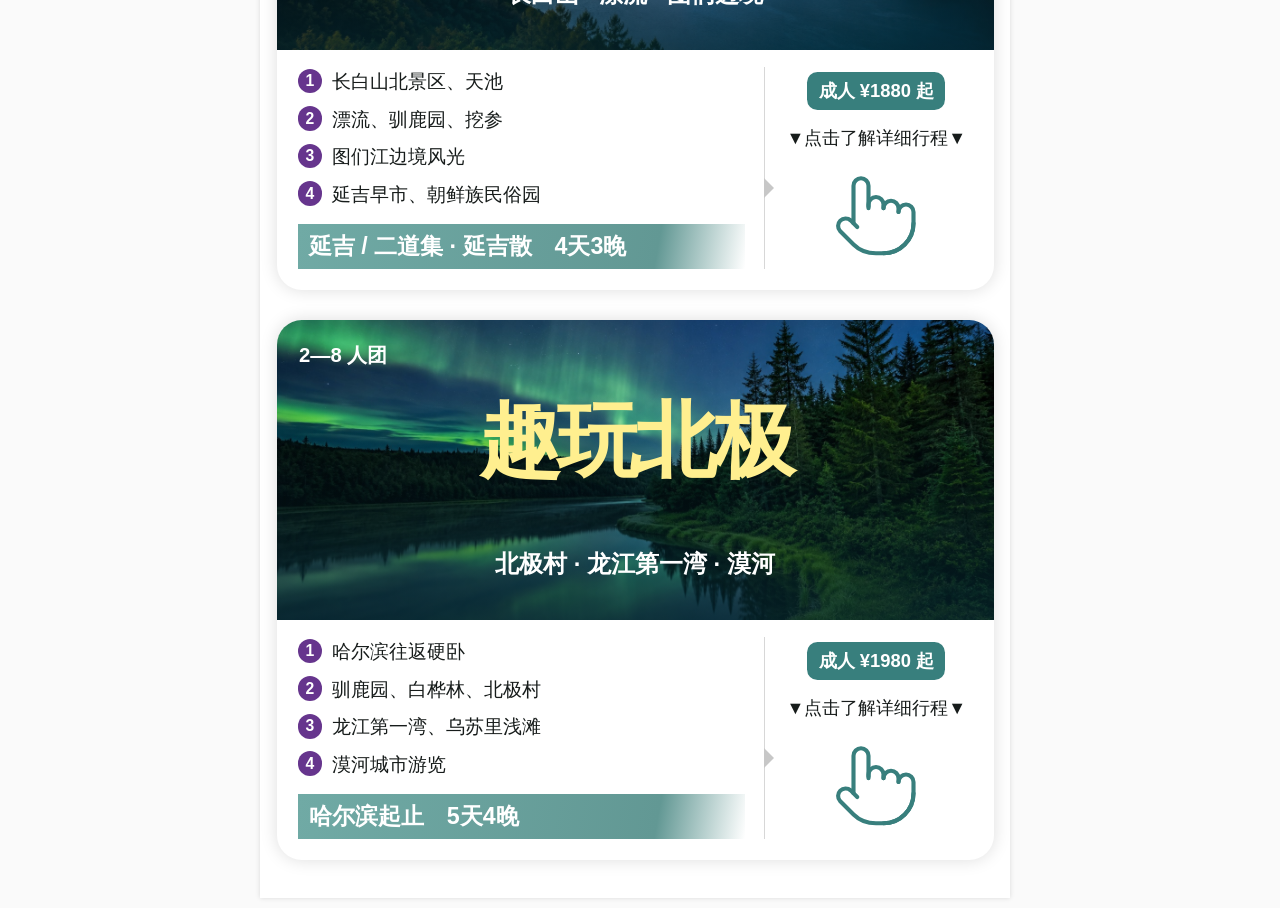
<file: fun-tour-2026/index.html>
<!doctype html>
<html lang="zh-CN" class="standalone-document">
<head>
  <meta charset="utf-8">
  <meta name="viewport" content="width=device-width, initial-scale=1">
  <meta name="theme-color" content="#0084cc">
  <title>2026 东北趣玩线路合集｜享轻松旅行</title>
  <meta name="description" content="长白秘境、图们边境、漠河北极三条2—8人精品小团线路合集。">



<link rel="stylesheet" href="../xiumi-template.css?v=20260906t1">
</head>
<body class="standalone-page theme-fun landing-page">

  <a class="skip-link" href="#main-content">跳到主要内容</a>
  <main id="main-content"><section class="template-cover"><img src="../assets/generated/changbai-v2.jpg" alt="东北线路合集" fetchpriority="high" width="1587" height="991"><h1>东北线路合集</h1></section><section class="template-posters" id="routes" aria-label="东北线路合集"><a class="template-poster" href="changbai/" aria-label="查看趣玩长白秘境详情"><div class="poster-visual"><img src="../assets/generated/changbai-v2.jpg" alt="长白山 · 延吉 · 镜泊湖" loading="lazy" decoding="async" width="1587" height="991"><span class="poster-group">2—8 人团</span><h2 class="poster-name">趣玩长白秘境</h2><p class="poster-destinations">长白山 · 延吉 · 镜泊湖</p></div><div class="poster-summary"><div><ol class="poster-points"><li>净月潭、长白山北坡</li><li>驯鹿园、延吉早市</li><li>镜泊湖、横道河子</li><li>长春进 · 哈尔滨出</li></ol><p class="poster-strip">长春起 · 哈尔滨止　5天4晚</p></div><div class="poster-action"><span class="poster-badge">成人 ¥2480 起</span><span class="poster-tap">▼点击了解详细行程▼</span><svg class="poster-hand" viewBox="0 0 24 24" fill="none" stroke="#387f7d" stroke-width="1.1" stroke-linecap="round" stroke-linejoin="round" aria-hidden="true"><path d="M22 14a8 8 0 0 1-8 8"/><path d="M18 11v-1a2 2 0 0 0-2-2a2 2 0 0 0-2 2"/><path d="M14 10V9a2 2 0 0 0-2-2a2 2 0 0 0-2 2v1"/><path d="M10 9.5V4a2 2 0 0 0-2-2a2 2 0 0 0-2 2v10"/><path d="M18 11a2 2 0 1 1 4 0v3a8 8 0 0 1-8 8h-2c-2.8 0-4.5-.86-5.99-2.34l-3.6-3.6a2 2 0 0 1 2.83-2.82L7 15"/></svg></div></div></a>
<a class="template-poster" href="tumen/" aria-label="查看趣玩图们详情"><div class="poster-visual"><img src="../assets/generated/tumen-river-v2.jpg" alt="长白山 · 漂流 · 图们边境" loading="lazy" decoding="async" width="1568" height="1003"><span class="poster-group">2—8 人团</span><h2 class="poster-name">趣玩图们</h2><p class="poster-destinations">长白山 · 漂流 · 图们边境</p></div><div class="poster-summary"><div><ol class="poster-points"><li>长白山北景区、天池</li><li>漂流、驯鹿园、挖参</li><li>图们江边境风光</li><li>延吉早市、朝鲜族民俗园</li></ol><p class="poster-strip">延吉 / 二道集 · 延吉散　4天3晚</p></div><div class="poster-action"><span class="poster-badge">成人 ¥1880 起</span><span class="poster-tap">▼点击了解详细行程▼</span><svg class="poster-hand" viewBox="0 0 24 24" fill="none" stroke="#387f7d" stroke-width="1.1" stroke-linecap="round" stroke-linejoin="round" aria-hidden="true"><path d="M22 14a8 8 0 0 1-8 8"/><path d="M18 11v-1a2 2 0 0 0-2-2a2 2 0 0 0-2 2"/><path d="M14 10V9a2 2 0 0 0-2-2a2 2 0 0 0-2 2v1"/><path d="M10 9.5V4a2 2 0 0 0-2-2a2 2 0 0 0-2 2v10"/><path d="M18 11a2 2 0 1 1 4 0v3a8 8 0 0 1-8 8h-2c-2.8 0-4.5-.86-5.99-2.34l-3.6-3.6a2 2 0 0 1 2.83-2.82L7 15"/></svg></div></div></a>
<a class="template-poster" href="arctic/" aria-label="查看趣玩北极详情"><div class="poster-visual"><img src="../assets/generated/arctic-mohe-v2.jpg" alt="北极村 · 龙江第一湾 · 漠河" loading="lazy" decoding="async" width="1586" height="992"><span class="poster-group">2—8 人团</span><h2 class="poster-name">趣玩北极</h2><p class="poster-destinations">北极村 · 龙江第一湾 · 漠河</p></div><div class="poster-summary"><div><ol class="poster-points"><li>哈尔滨往返硬卧</li><li>驯鹿园、白桦林、北极村</li><li>龙江第一湾、乌苏里浅滩</li><li>漠河城市游览</li></ol><p class="poster-strip">哈尔滨起止　5天4晚</p></div><div class="poster-action"><span class="poster-badge">成人 ¥1980 起</span><span class="poster-tap">▼点击了解详细行程▼</span><svg class="poster-hand" viewBox="0 0 24 24" fill="none" stroke="#387f7d" stroke-width="1.1" stroke-linecap="round" stroke-linejoin="round" aria-hidden="true"><path d="M22 14a8 8 0 0 1-8 8"/><path d="M18 11v-1a2 2 0 0 0-2-2a2 2 0 0 0-2 2"/><path d="M14 10V9a2 2 0 0 0-2-2a2 2 0 0 0-2 2v1"/><path d="M10 9.5V4a2 2 0 0 0-2-2a2 2 0 0 0-2 2v10"/><path d="M18 11a2 2 0 1 1 4 0v3a8 8 0 0 1-8 8h-2c-2.8 0-4.5-.86-5.99-2.34l-3.6-3.6a2 2 0 0 1 2.83-2.82L7 15"/></svg></div></div></a></section></main>
</body>
</html>
</file>
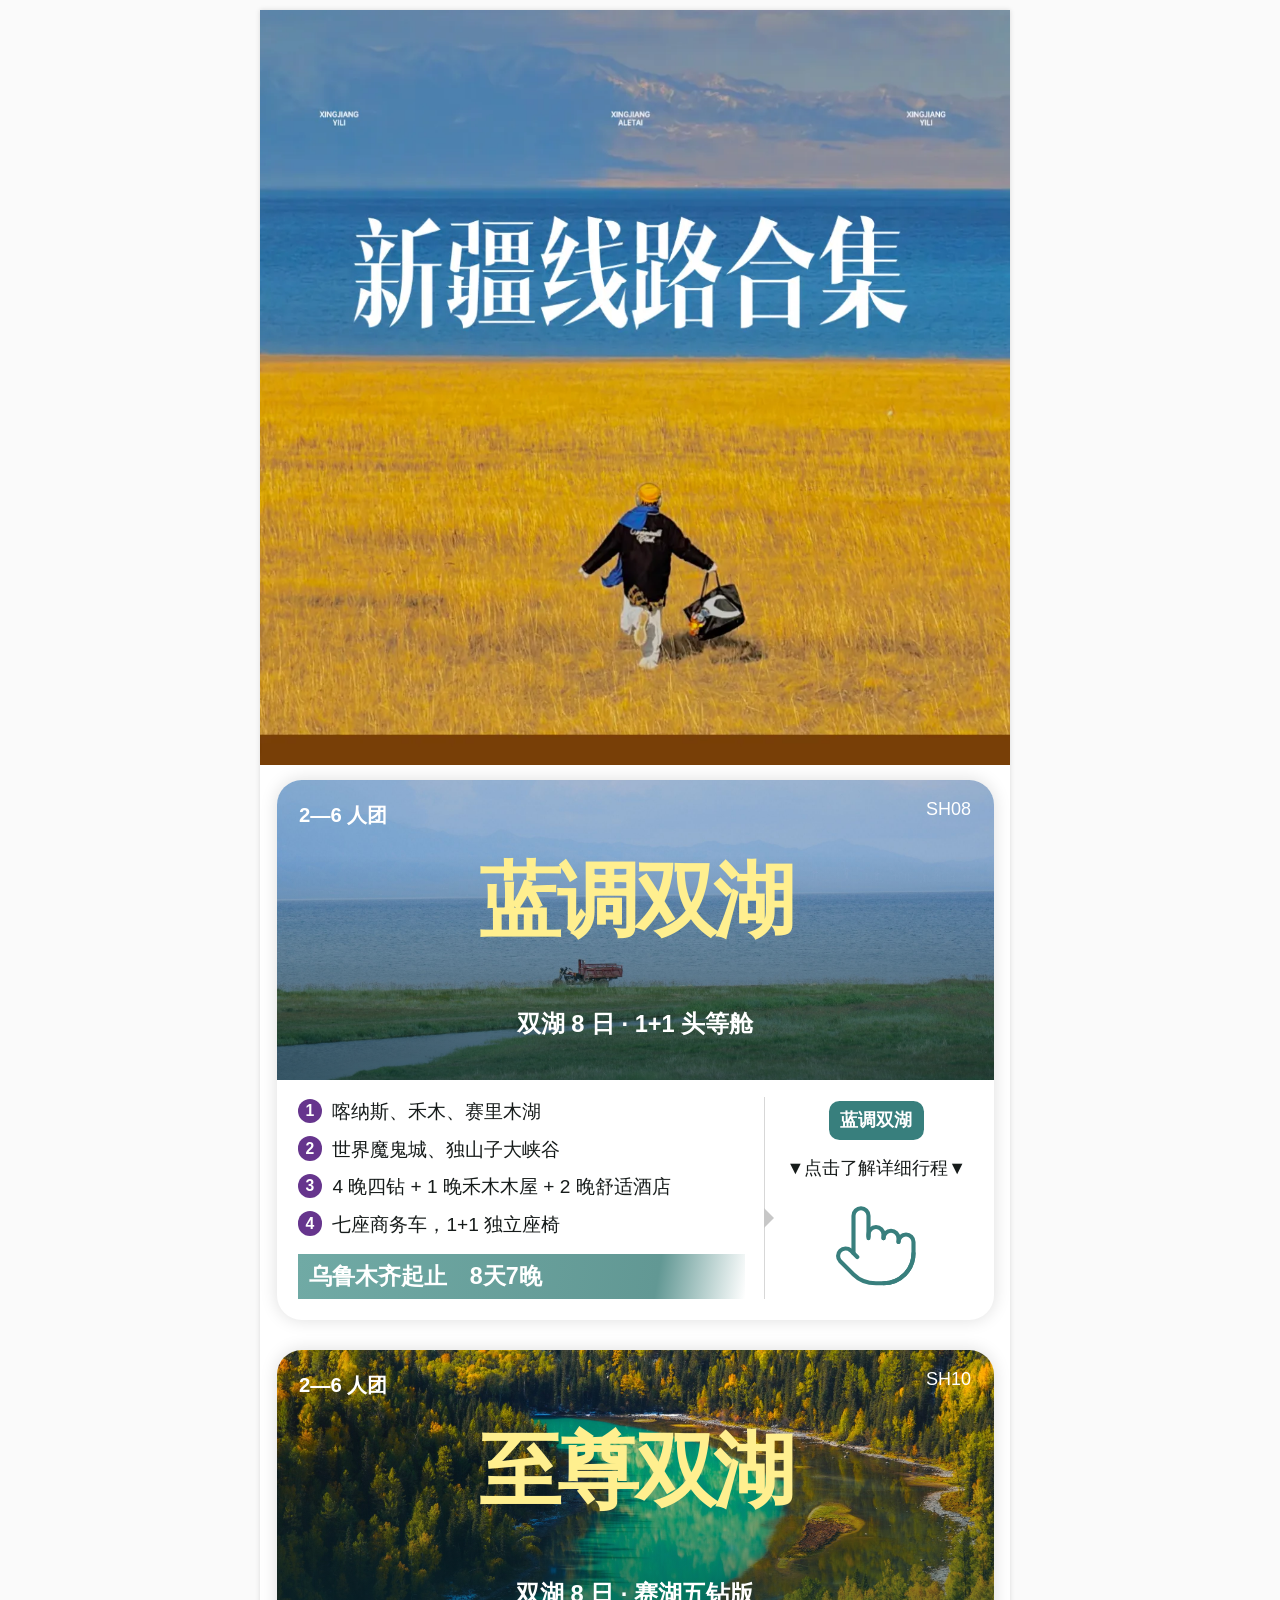
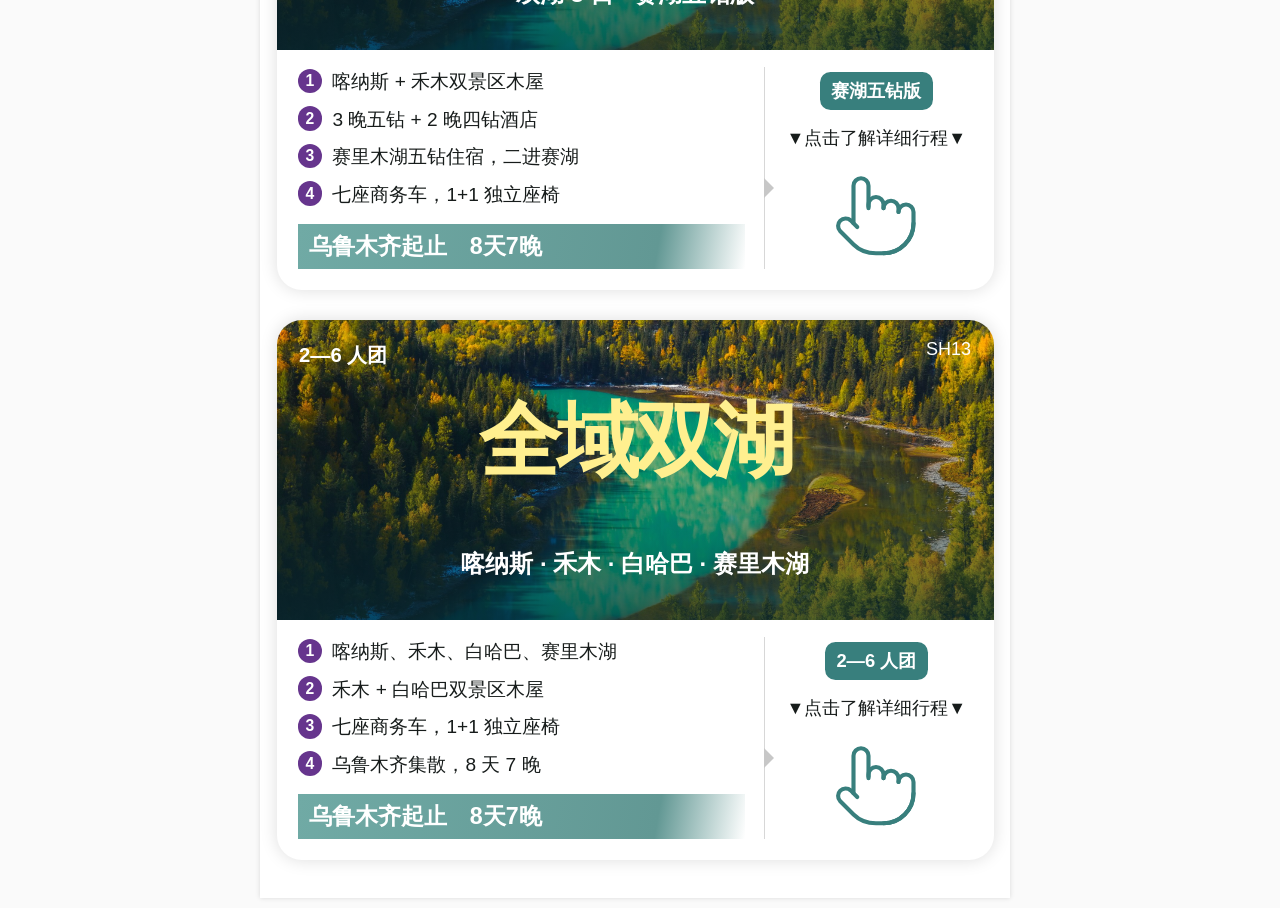
<file: xinjiang-2026/index.html>
<!doctype html>
<html lang="zh-CN" class="standalone-document">
<head>
<meta charset="utf-8"><meta name="viewport" content="width=device-width,initial-scale=1">
<meta name="theme-color" content="#0084cc"><title>2026 新疆双湖线路合集｜享轻松旅行</title>
<meta name="description" content="蓝调双湖、至尊双湖、全域双湖三款8日旅行。比较产品版本，查看独立线路详情。"><meta property="og:title" content="2026 新疆双湖线路合集｜享轻松旅行">
<meta property="og:description" content="蓝调双湖、至尊双湖、全域双湖三款8日旅行。比较产品版本，查看独立线路详情。"><meta property="og:type" content="website">
<meta property="og:image" content="https://www.xqslx.com/xinjiang-2026/assets/kanas-river.jpg">
<link rel="icon" href="../assets/brand-symbol.jpg">


<link rel="stylesheet" href="../xiumi-template.css?v=20260906t1">
</head><body class="standalone-page xj-site"><a class="skip-link" href="#main-content">跳到主要内容</a>

<main id="main-content"><section class="template-cover exact-cover"><img src="assets/xiumi-collection-cover.webp" alt="新疆线路合集，金秋湖畔与草原" fetchpriority="high" width="1080" height="1087"><h1>新疆线路合集</h1></section><section class="template-posters" id="routes" aria-label="新疆产品线路"><a class="template-poster" href="landiao/" aria-label="查看蓝调双湖详情"><div class="poster-visual"><img src="assets/sayram-lake.jpg" alt="双湖 8 日 · 1+1 头等舱" loading="lazy" decoding="async" width="2400" height="1350"><span class="poster-group">2—6 人团</span><span class="poster-code">SH08</span><h2 class="poster-name">蓝调双湖</h2><p class="poster-destinations">双湖 8 日 · 1+1 头等舱</p></div><div class="poster-summary"><div><ol class="poster-points"><li>喀纳斯、禾木、赛里木湖</li><li>世界魔鬼城、独山子大峡谷</li><li>4 晚四钻 + 1 晚禾木木屋 + 2 晚舒适酒店</li><li>七座商务车，1+1 独立座椅</li></ol><p class="poster-strip">乌鲁木齐起止　8天7晚</p></div><div class="poster-action"><span class="poster-badge">蓝调双湖</span><span class="poster-tap">▼点击了解详细行程▼</span><svg class="poster-hand" viewBox="0 0 24 24" fill="none" stroke="#387f7d" stroke-width="1.1" stroke-linecap="round" stroke-linejoin="round" aria-hidden="true"><path d="M22 14a8 8 0 0 1-8 8"/><path d="M18 11v-1a2 2 0 0 0-2-2a2 2 0 0 0-2 2"/><path d="M14 10V9a2 2 0 0 0-2-2a2 2 0 0 0-2 2v1"/><path d="M10 9.5V4a2 2 0 0 0-2-2a2 2 0 0 0-2 2v10"/><path d="M18 11a2 2 0 1 1 4 0v3a8 8 0 0 1-8 8h-2c-2.8 0-4.5-.86-5.99-2.34l-3.6-3.6a2 2 0 0 1 2.83-2.82L7 15"/></svg></div></div></a>
<a class="template-poster" href="zhizun/" aria-label="查看至尊双湖详情"><div class="poster-visual"><img src="assets/kanas-river.jpg" alt="双湖 8 日 · 赛湖五钻版" loading="lazy" decoding="async" width="2400" height="1603"><span class="poster-group">2—6 人团</span><span class="poster-code">SH10</span><h2 class="poster-name">至尊双湖</h2><p class="poster-destinations">双湖 8 日 · 赛湖五钻版</p></div><div class="poster-summary"><div><ol class="poster-points"><li>喀纳斯 + 禾木双景区木屋</li><li>3 晚五钻 + 2 晚四钻酒店</li><li>赛里木湖五钻住宿，二进赛湖</li><li>七座商务车，1+1 独立座椅</li></ol><p class="poster-strip">乌鲁木齐起止　8天7晚</p></div><div class="poster-action"><span class="poster-badge">赛湖五钻版</span><span class="poster-tap">▼点击了解详细行程▼</span><svg class="poster-hand" viewBox="0 0 24 24" fill="none" stroke="#387f7d" stroke-width="1.1" stroke-linecap="round" stroke-linejoin="round" aria-hidden="true"><path d="M22 14a8 8 0 0 1-8 8"/><path d="M18 11v-1a2 2 0 0 0-2-2a2 2 0 0 0-2 2"/><path d="M14 10V9a2 2 0 0 0-2-2a2 2 0 0 0-2 2v1"/><path d="M10 9.5V4a2 2 0 0 0-2-2a2 2 0 0 0-2 2v10"/><path d="M18 11a2 2 0 1 1 4 0v3a8 8 0 0 1-8 8h-2c-2.8 0-4.5-.86-5.99-2.34l-3.6-3.6a2 2 0 0 1 2.83-2.82L7 15"/></svg></div></div></a>
<a class="template-poster" href="quanyu/" aria-label="查看全域双湖详情"><div class="poster-visual"><img src="assets/kanas-river.jpg" alt="喀纳斯 · 禾木 · 白哈巴 · 赛里木湖" loading="lazy" decoding="async" width="2400" height="1603"><span class="poster-group">2—6 人团</span><span class="poster-code">SH13</span><h2 class="poster-name">全域双湖</h2><p class="poster-destinations">喀纳斯 · 禾木 · 白哈巴 · 赛里木湖</p></div><div class="poster-summary"><div><ol class="poster-points"><li>喀纳斯、禾木、白哈巴、赛里木湖</li><li>禾木 + 白哈巴双景区木屋</li><li>七座商务车，1+1 独立座椅</li><li>乌鲁木齐集散，8 天 7 晚</li></ol><p class="poster-strip">乌鲁木齐起止　8天7晚</p></div><div class="poster-action"><span class="poster-badge">2—6 人团</span><span class="poster-tap">▼点击了解详细行程▼</span><svg class="poster-hand" viewBox="0 0 24 24" fill="none" stroke="#387f7d" stroke-width="1.1" stroke-linecap="round" stroke-linejoin="round" aria-hidden="true"><path d="M22 14a8 8 0 0 1-8 8"/><path d="M18 11v-1a2 2 0 0 0-2-2a2 2 0 0 0-2 2"/><path d="M14 10V9a2 2 0 0 0-2-2a2 2 0 0 0-2 2v1"/><path d="M10 9.5V4a2 2 0 0 0-2-2a2 2 0 0 0-2 2v10"/><path d="M18 11a2 2 0 1 1 4 0v3a8 8 0 0 1-8 8h-2c-2.8 0-4.5-.86-5.99-2.34l-3.6-3.6a2 2 0 0 1 2.83-2.82L7 15"/></svg></div></div></a></section></main></body></html>
</file>
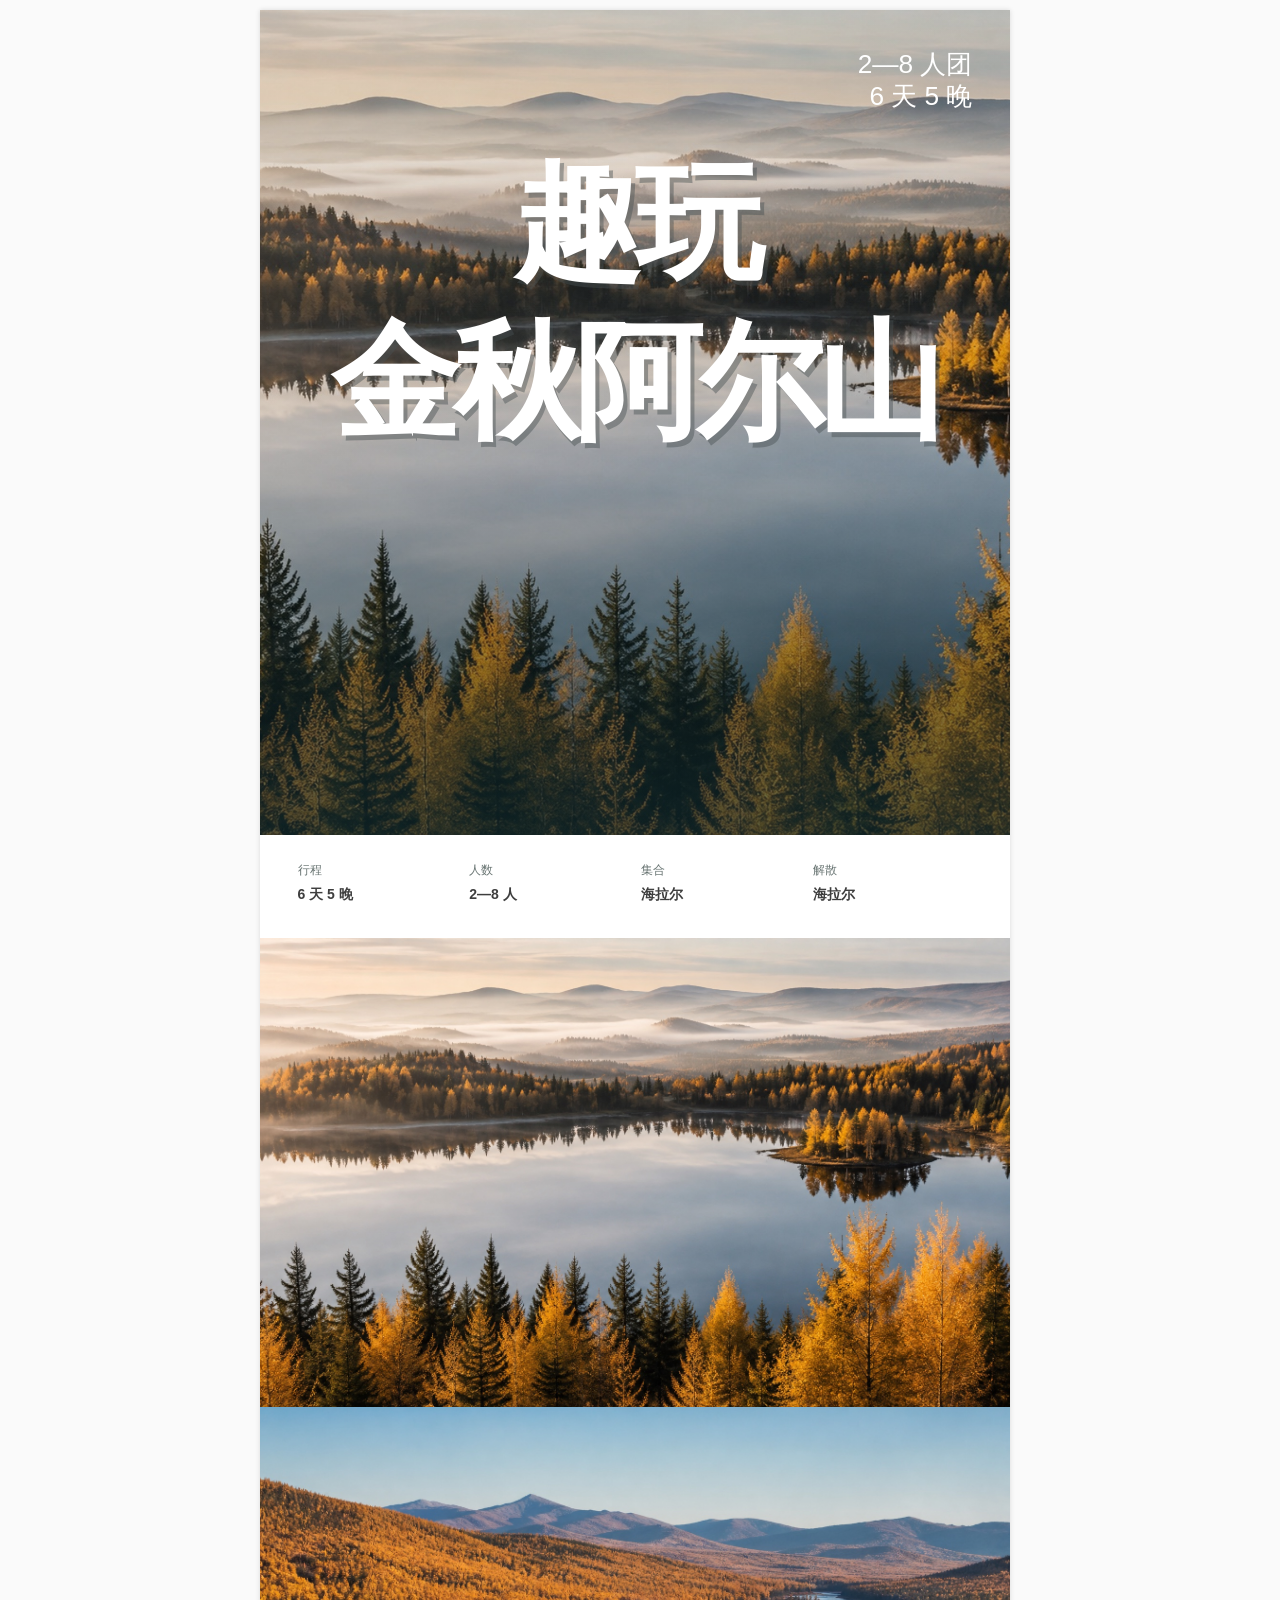
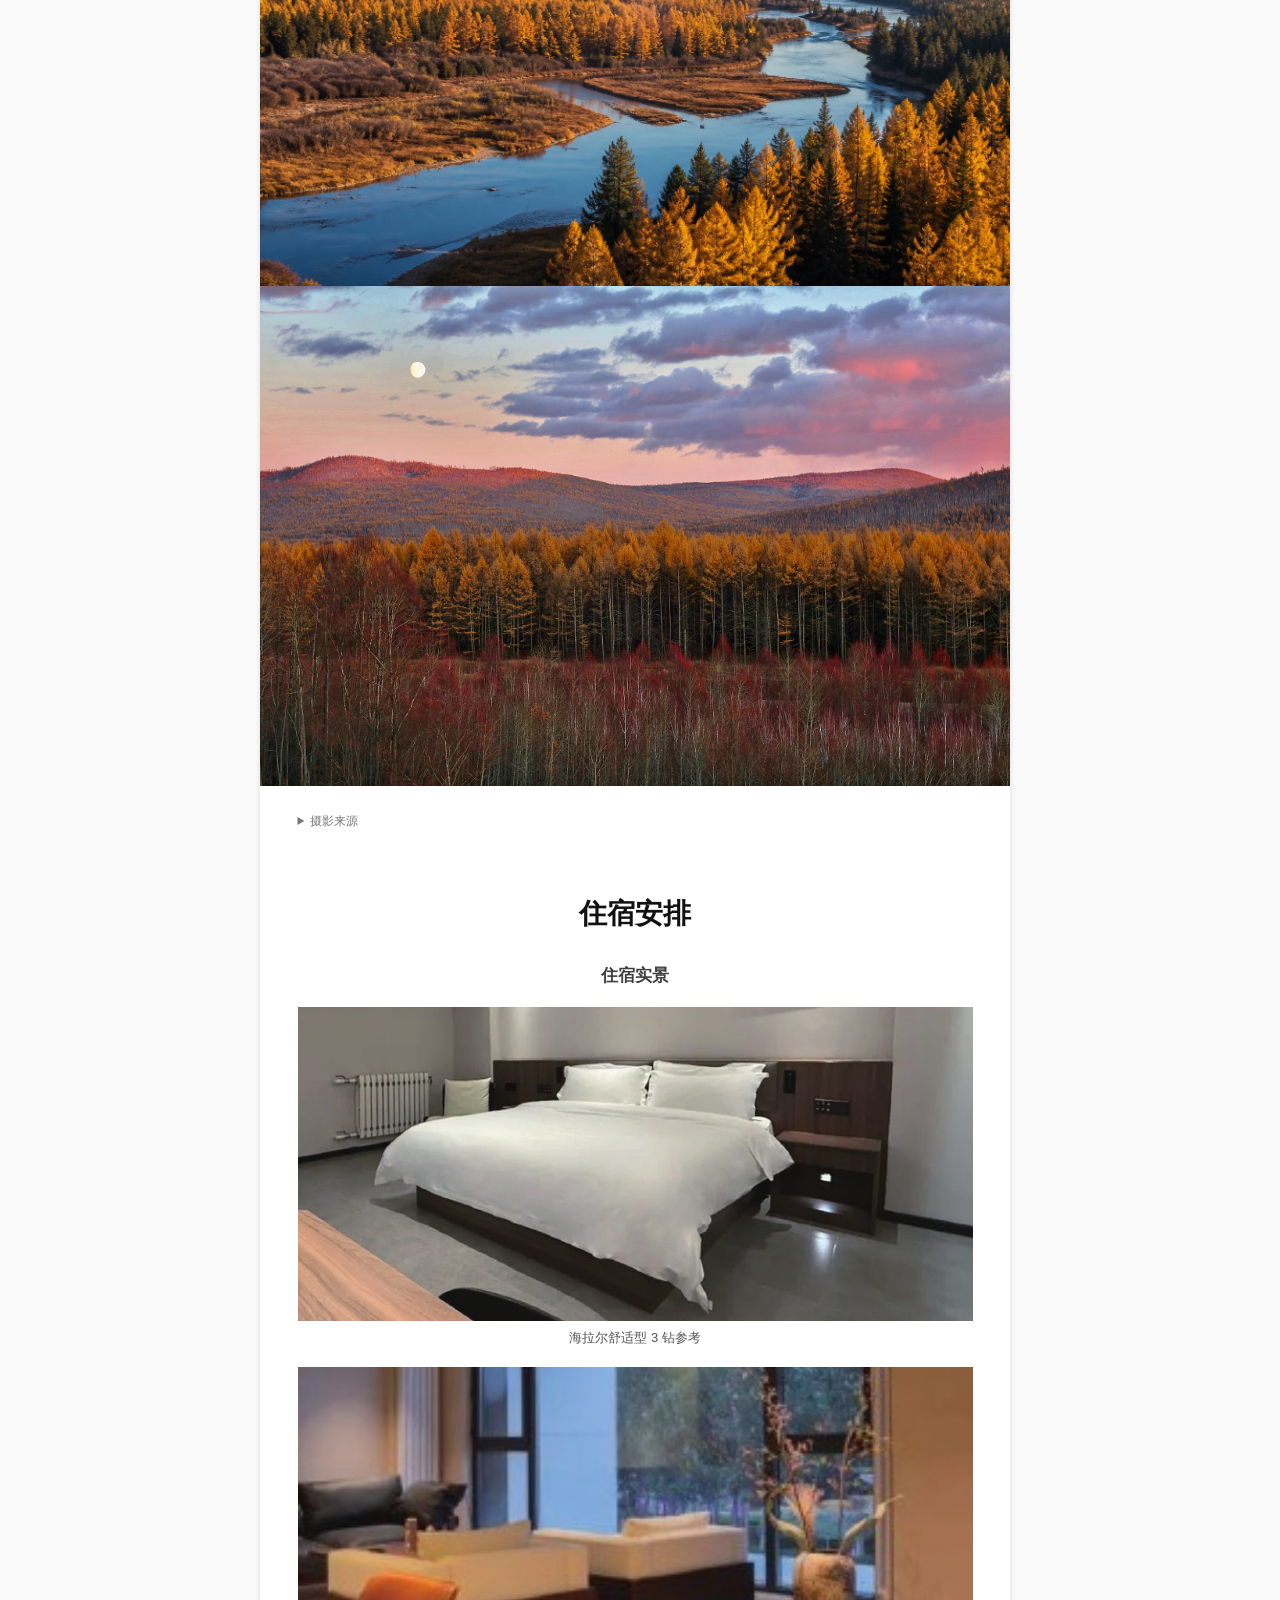
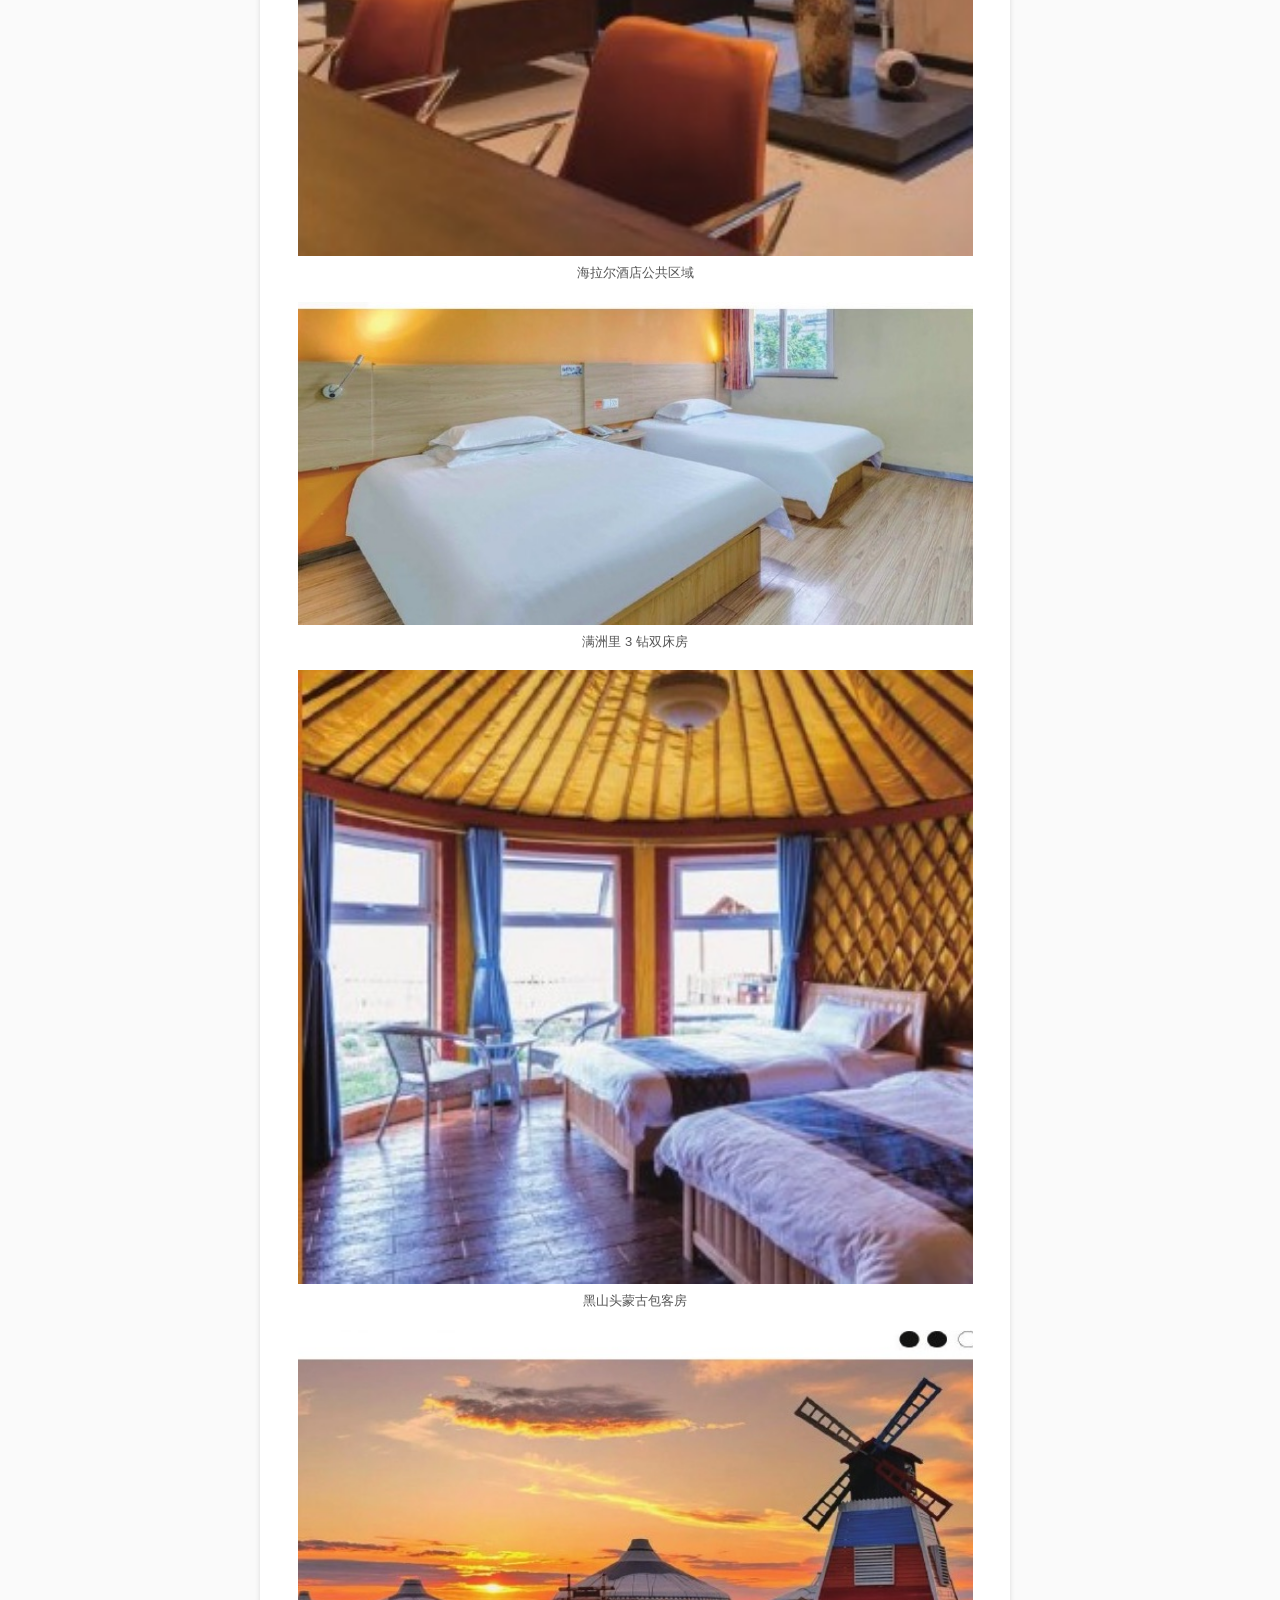
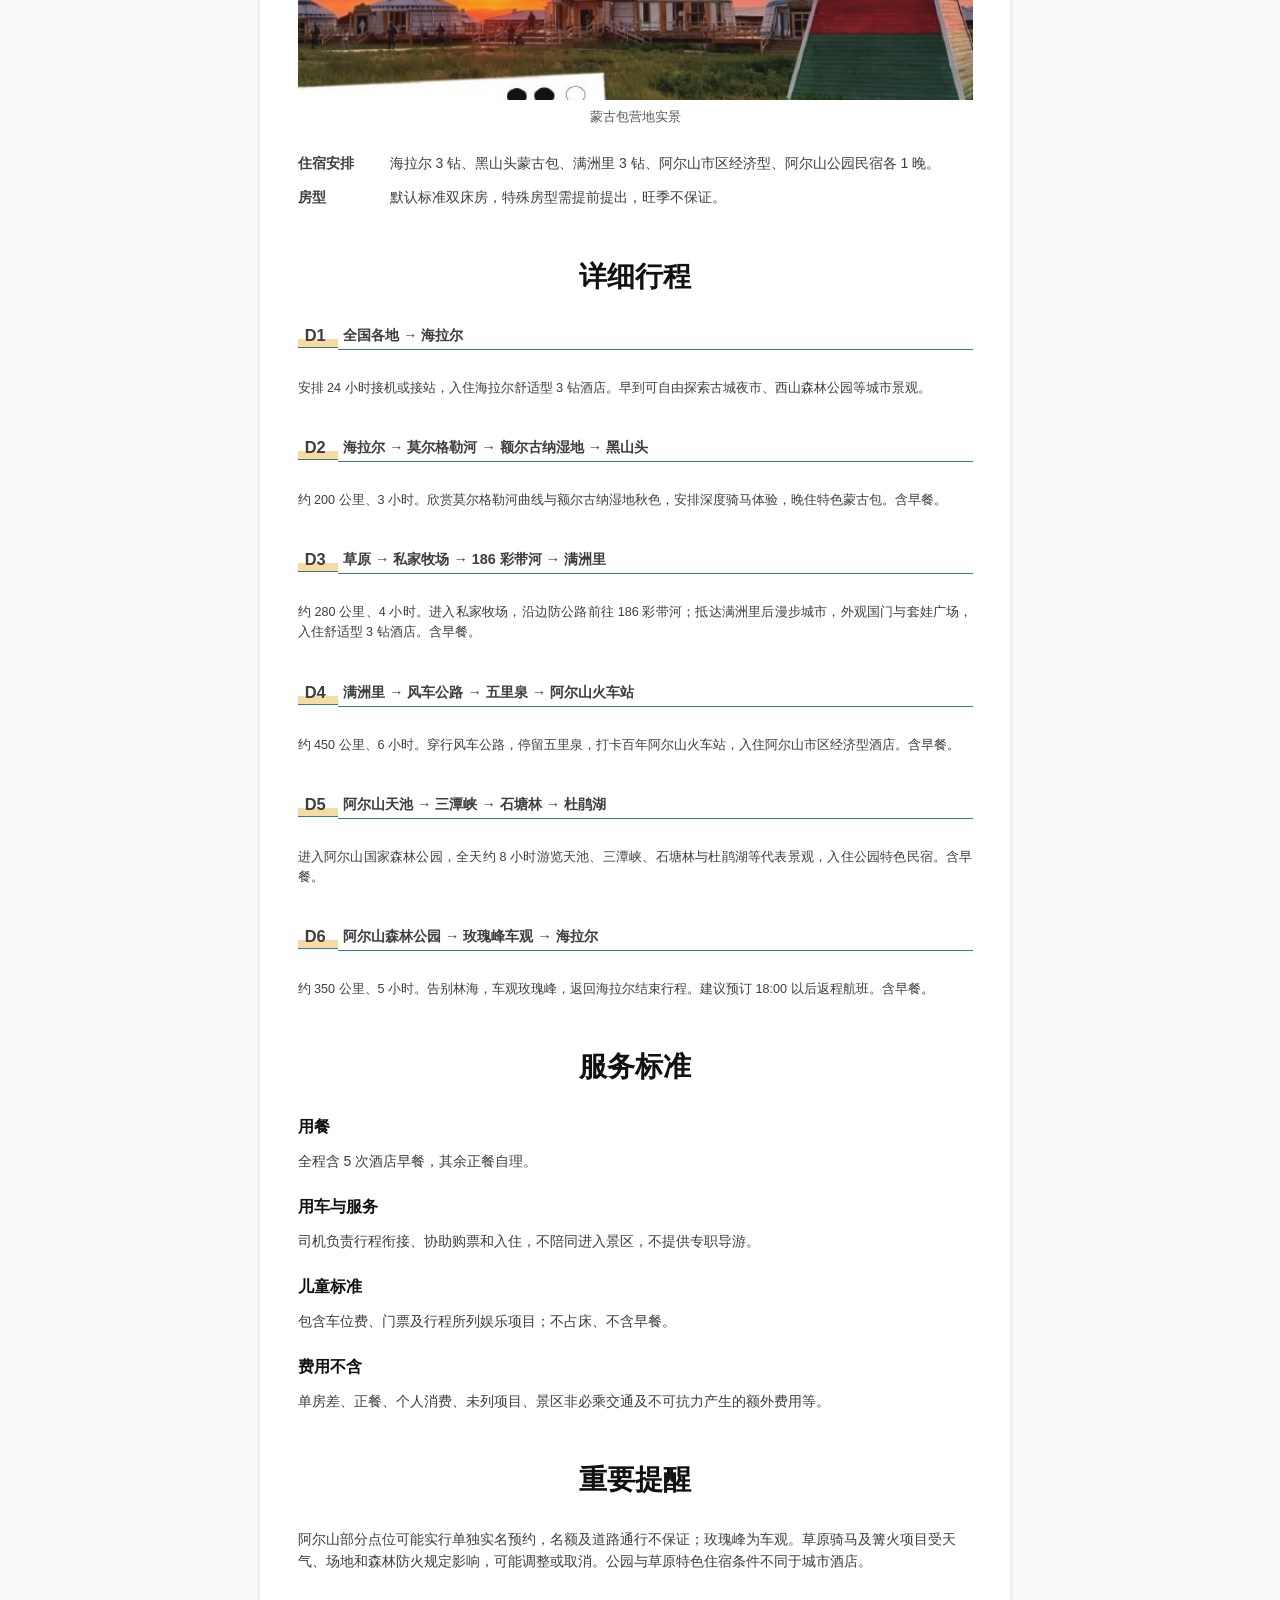
<file: daxinganling-autumn-2026/aershan/index.html>
<!doctype html>
<html lang="zh-CN" class="standalone-document"><head><meta charset="utf-8"><meta name="viewport" content="width=device-width, initial-scale=1"><meta name="theme-color" content="#0084cc"><title>金秋阿尔山 6天5晚｜享轻松旅行</title><meta name="description" content="海拉尔集散，2—8人精品小团，6天5晚串联莫尔格勒河、额尔古纳、满洲里与阿尔山国家森林公园。">

<link rel="stylesheet" href="../../xiumi-template.css?v=20260906t1">
</head>
<body class="standalone-page theme-autumn detail-page"><div class="page"><a class="skip-link" href="#main-content">跳到主要内容</a>
  <main id="main-content">
  <section class="template-detail-cover"><img src="../../assets/generated/aershan-lake-v2.jpg" alt="趣玩·金秋阿尔山旅行风景" fetchpriority="high" decoding="async" width="1586" height="992"><span class="detail-route-tag">2—8 人团<br>6 天 5 晚</span><div class="cover-copy"><h1>趣玩<br>金秋阿尔山</h1></div></section>
  <section class="facts"><div class="fact"><span>行程</span><strong>6 天 5 晚</strong></div><div class="fact"><span>人数</span><strong>2—8 人</strong></div><div class="fact"><span>集合</span><strong>海拉尔</strong></div><div class="fact"><span>解散</span><strong>海拉尔</strong></div></section>


  <section class="section" id="album"><div class="album"><img decoding="async" loading="lazy" class="tall" src="../../assets/generated/aershan-lake-v2.jpg" alt="阿尔山金秋天池" width="1586" height="992"><img decoding="async" loading="lazy" src="../../assets/generated/autumn-khingan-v2.jpg" alt="阿尔山金色林海" width="1568" height="1003"><img decoding="async" loading="lazy" src="../assets/daxinganling-forest-hd.jpg" alt="阿尔山秋季湖泊" width="1920" height="1280"></div><details class="photo-sources"><summary>摄影来源</summary><p>部分风景图来源：<a href="https://commons.wikimedia.org/wiki/File:Aershan_Scenic_Area_in_Inner_Mongolia_2015_01.jpg">Wikimedia Commons</a>、<a href="https://commons.wikimedia.org/wiki/File:Gegengol_in_Greater_Khingan_forest2017.jpg">Charlie fong</a>，按原许可使用。</p></details></section>

  <section class="section" id="stay"><h2>住宿安排</h2>
    <h3 class="media-subhead">住宿实景</h3><div class="media-grid">
      <figure class="media-card wide"><img decoding="async" loading="lazy" src="../assets/room-hailar-wide.jpg" alt="海拉尔舒适型酒店客房实景" width="740" height="345"><figcaption>海拉尔舒适型 3 钻参考</figcaption></figure>
      <figure class="media-card"><img decoding="async" loading="lazy" src="../assets/room-hailar-lounge.jpg" alt="海拉尔酒店公共区域实景" width="290" height="210"><figcaption>海拉尔酒店公共区域</figcaption></figure>
      <figure class="media-card"><img decoding="async" loading="lazy" src="../assets/room-manzhouli-b.jpg" alt="满洲里酒店双床房实景" width="690" height="330"><figcaption>满洲里 3 钻双床房</figcaption></figure>
      <figure class="media-card"><img decoding="async" loading="lazy" src="../assets/room-yurt-interior.jpg" alt="黑山头蒙古包客房实景" width="330" height="300"><figcaption>黑山头蒙古包客房</figcaption></figure>
      <figure class="media-card"><img decoding="async" loading="lazy" src="../assets/room-yurt-sunset.jpg" alt="蒙古包营地实景" width="620" height="340"><figcaption>蒙古包营地实景</figcaption></figure>
    </div>
    <div class="spec-list"><div class="spec-row"><span>住宿安排</span><strong>海拉尔 3 钻、黑山头蒙古包、满洲里 3 钻、阿尔山市区经济型、阿尔山公园民宿各 1 晚。</strong></div><div class="spec-row"><span>房型</span><strong>默认标准双床房，特殊房型需提前提出，旺季不保证。</strong></div></div>
  </section>
<section class="section" id="itinerary"><h2>详细行程</h2><div class="timeline">
    <article class="day"><span class="day-label">D1</span><h3>全国各地 → 海拉尔</h3><p>安排 24 小时接机或接站，入住海拉尔舒适型 3 钻酒店。早到可自由探索古城夜市、西山森林公园等城市景观。</p></article>
    <article class="day"><span class="day-label">D2</span><h3>海拉尔 → 莫尔格勒河 → 额尔古纳湿地 → 黑山头</h3><p>约 200 公里、3 小时。欣赏莫尔格勒河曲线与额尔古纳湿地秋色，安排深度骑马体验，晚住特色蒙古包。含早餐。</p></article>
    <article class="day"><span class="day-label">D3</span><h3>草原 → 私家牧场 → 186 彩带河 → 满洲里</h3><p>约 280 公里、4 小时。进入私家牧场，沿边防公路前往 186 彩带河；抵达满洲里后漫步城市，外观国门与套娃广场，入住舒适型 3 钻酒店。含早餐。</p></article>
    <article class="day"><span class="day-label">D4</span><h3>满洲里 → 风车公路 → 五里泉 → 阿尔山火车站</h3><p>约 450 公里、6 小时。穿行风车公路，停留五里泉，打卡百年阿尔山火车站，入住阿尔山市区经济型酒店。含早餐。</p></article>
    <article class="day"><span class="day-label">D5</span><h3>阿尔山天池 → 三潭峡 → 石塘林 → 杜鹃湖</h3><p>进入阿尔山国家森林公园，全天约 8 小时游览天池、三潭峡、石塘林与杜鹃湖等代表景观，入住公园特色民宿。含早餐。</p></article>
    <article class="day"><span class="day-label">D6</span><h3>阿尔山森林公园 → 玫瑰峰车观 → 海拉尔</h3><p>约 350 公里、5 小时。告别林海，车观玫瑰峰，返回海拉尔结束行程。建议预订 18:00 以后返程航班。含早餐。</p></article>
  </div></section>



  <section class="section" id="services"><h2>服务标准</h2><div class="info-grid"><div class="info-card"><h3>用餐</h3><p>全程含 5 次酒店早餐，其余正餐自理。</p></div><div class="info-card"><h3>用车与服务</h3><p>司机负责行程衔接、协助购票和入住，不陪同进入景区，不提供专职导游。</p></div><div class="info-card"><h3>儿童标准</h3><p>包含车位费、门票及行程所列娱乐项目；不占床、不含早餐。</p></div><div class="info-card"><h3>费用不含</h3><p>单房差、正餐、个人消费、未列项目、景区非必乘交通及不可抗力产生的额外费用等。</p></div></div></section>
  <section class="section"><h2>重要提醒</h2><div class="notice">阿尔山部分点位可能实行单独实名预约，名额及道路通行不保证；玫瑰峰为车观。草原骑马及篝火项目受天气、场地和森林防火规定影响，可能调整或取消。公园与草原特色住宿条件不同于城市酒店。</div></section>
</main></div></body></html>
</file>
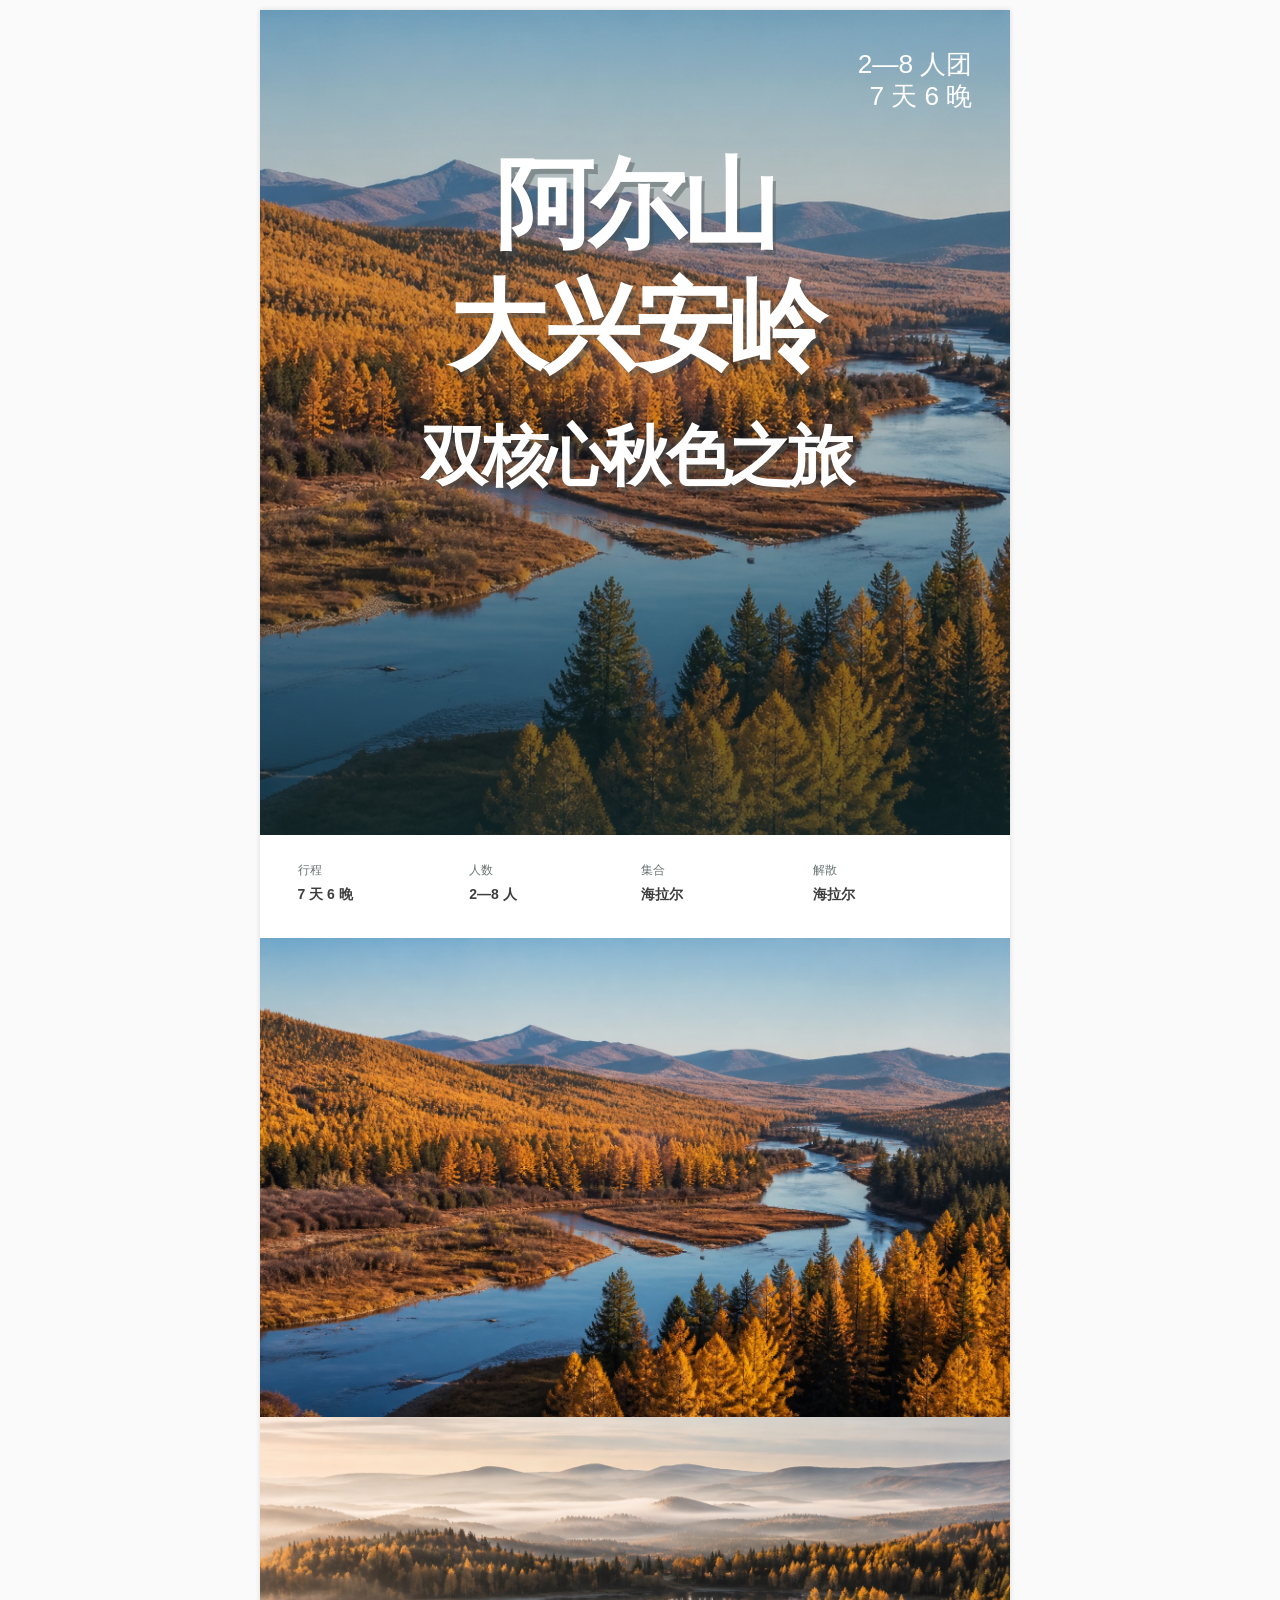
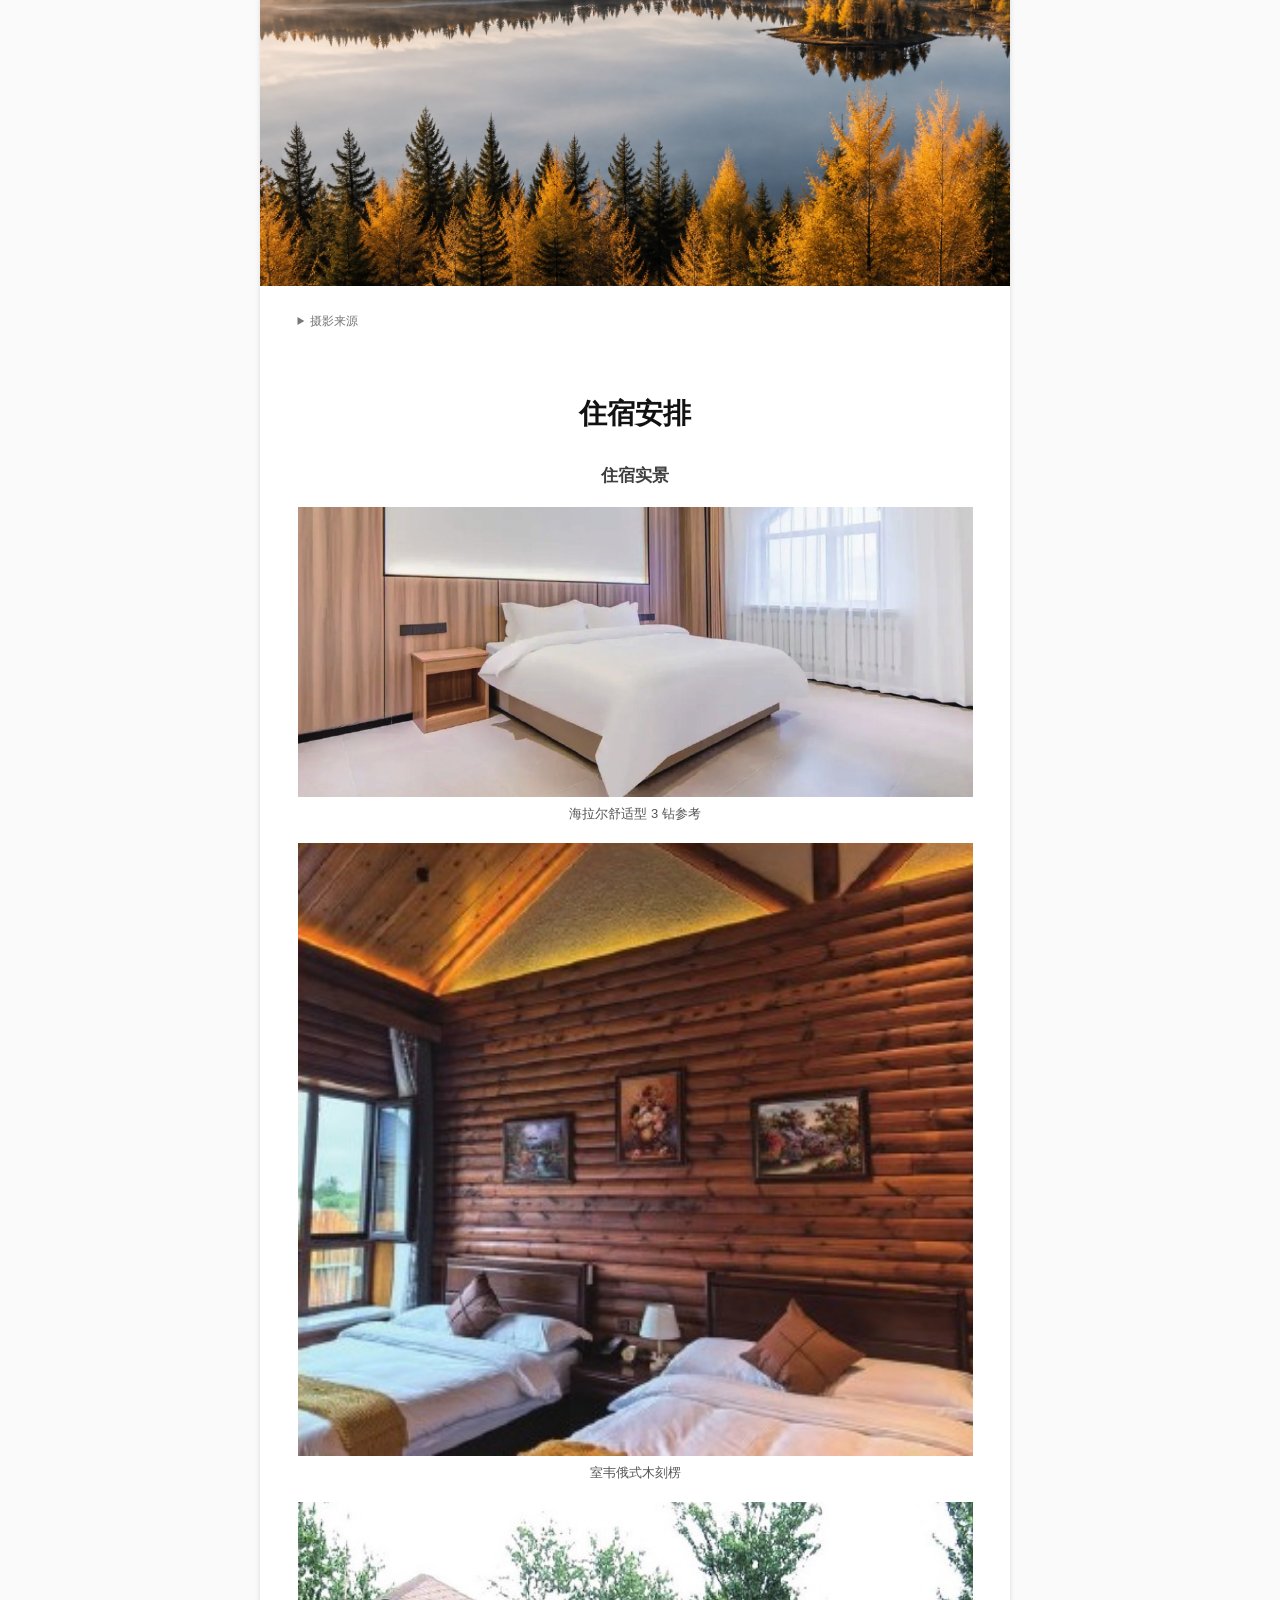
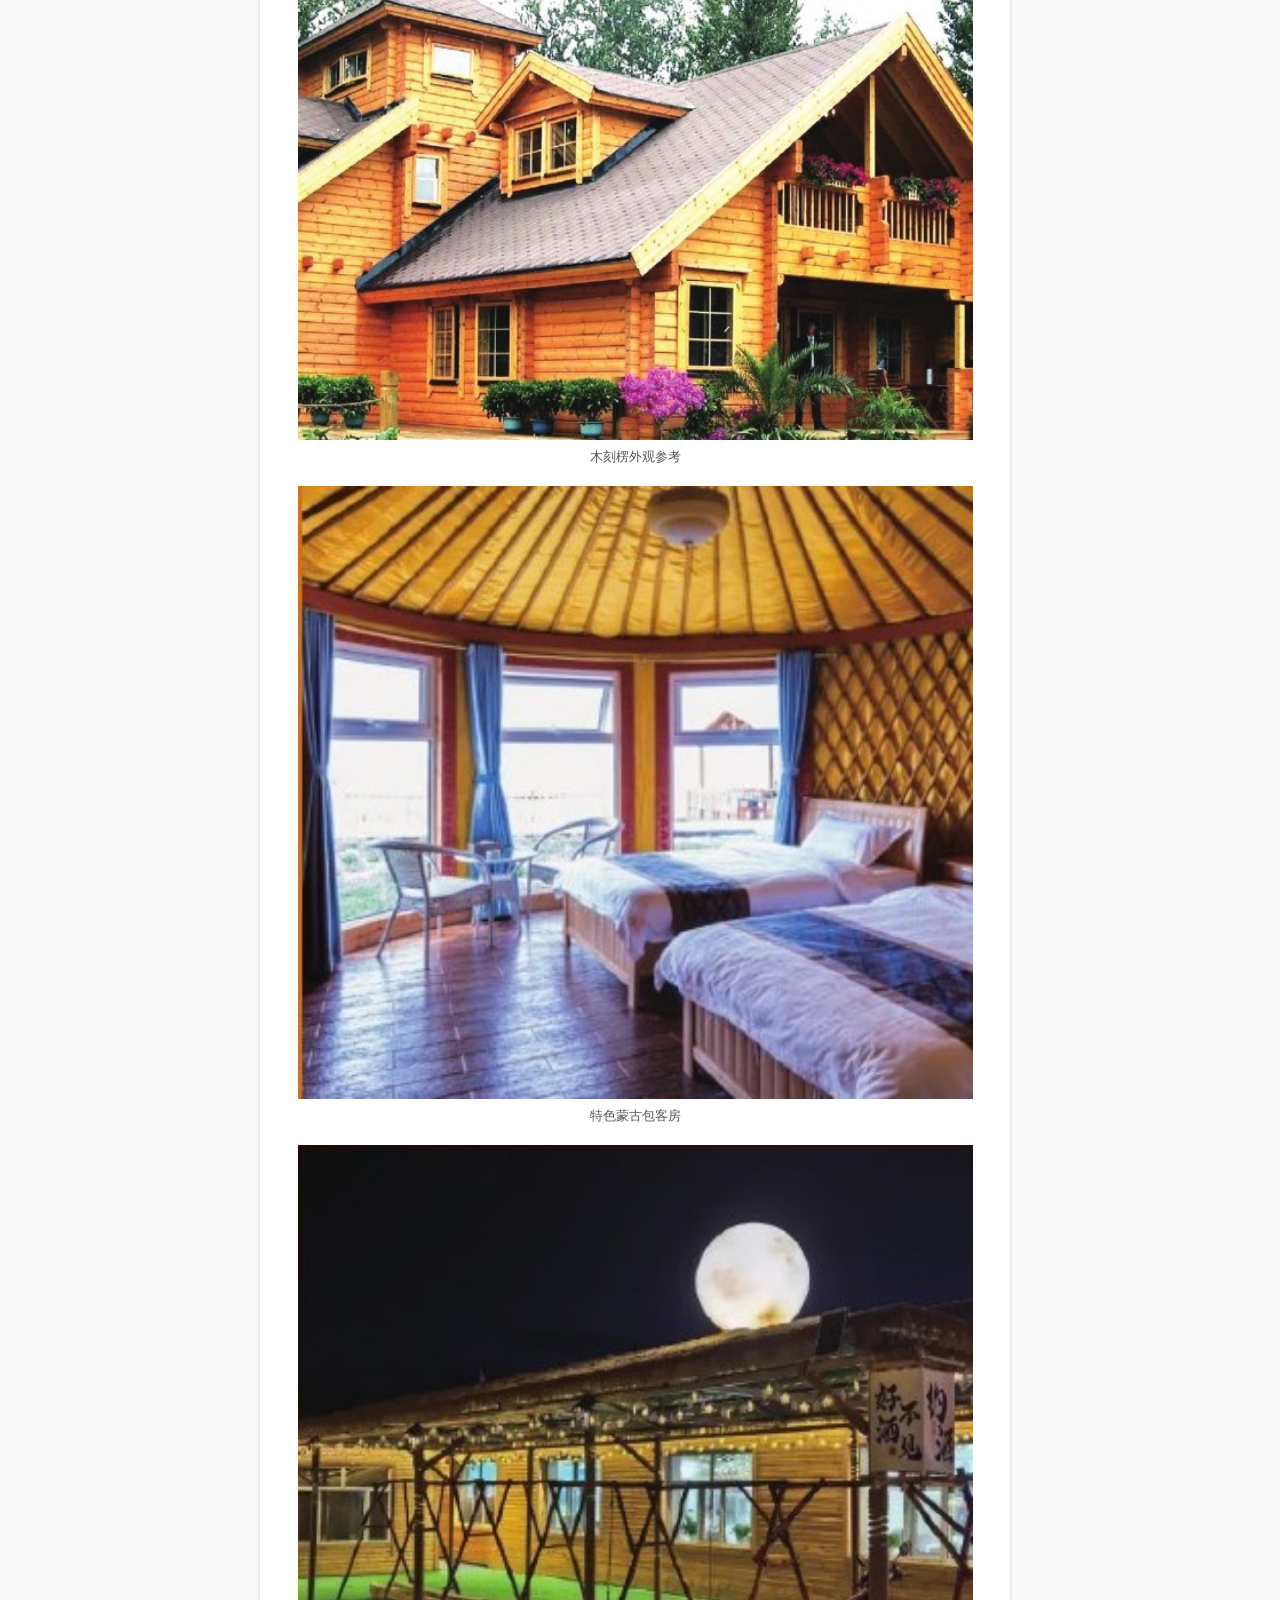
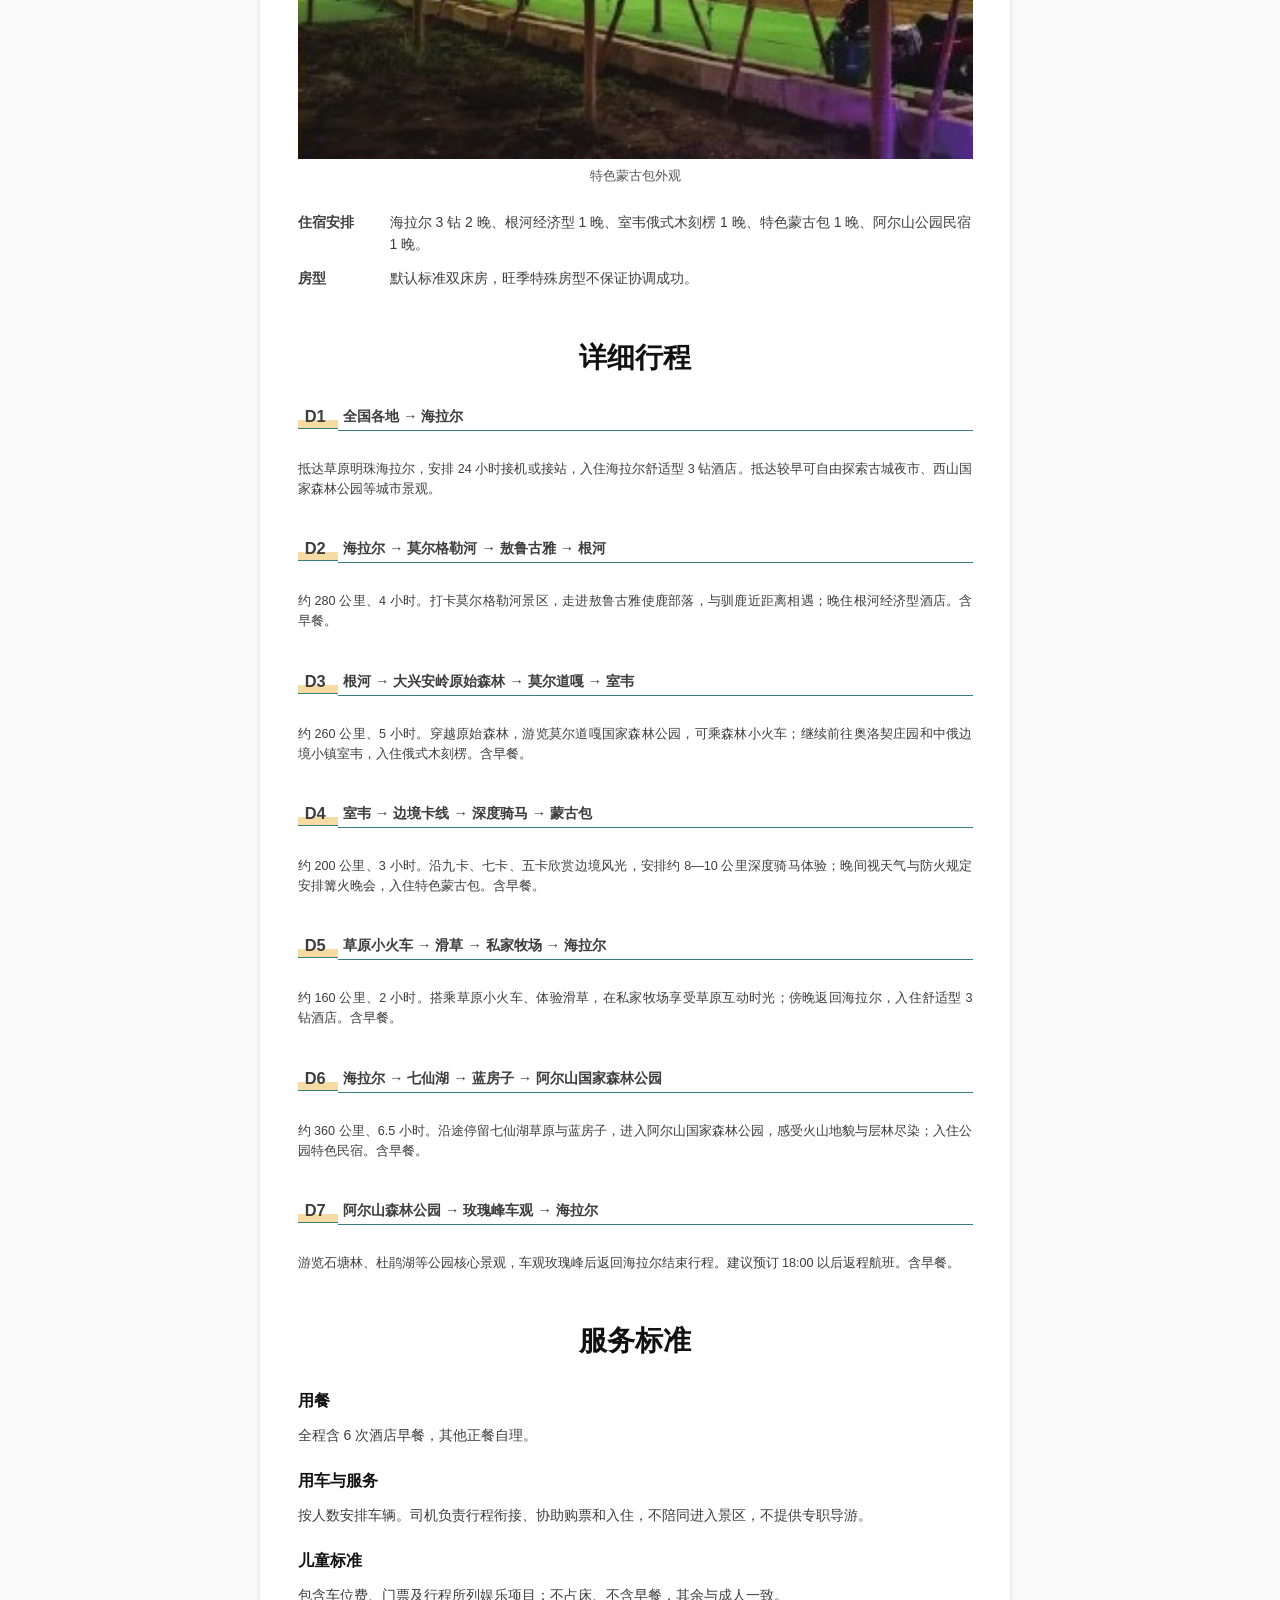
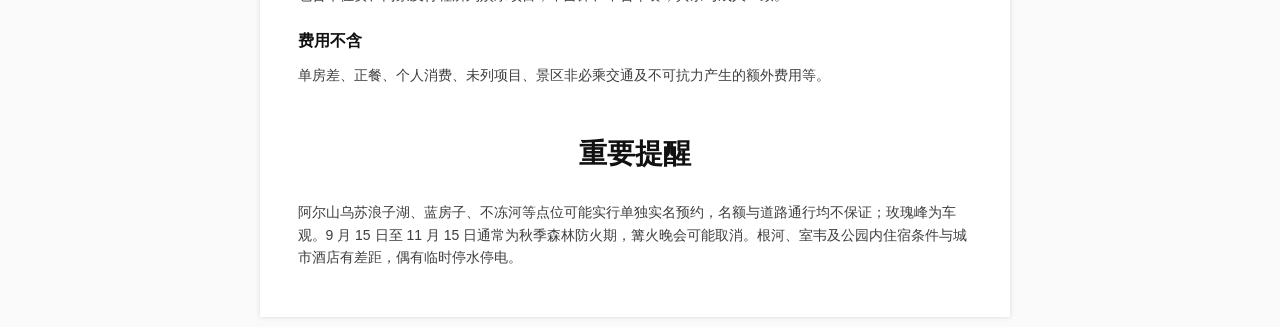
<file: daxinganling-autumn-2026/dual-core/index.html>
<!doctype html>
<html lang="zh-CN" class="standalone-document">
<head>
  <meta charset="utf-8"><meta name="viewport" content="width=device-width, initial-scale=1"><meta name="theme-color" content="#0084cc">
  <title>阿尔山·大兴安岭双核心 7天6晚｜享轻松旅行</title>
  <meta name="description" content="海拉尔集散，2—8人精品小团，7天6晚串联莫尔道嘎、大兴安岭、室韦、呼伦贝尔草原与阿尔山。">



<link rel="stylesheet" href="../../xiumi-template.css?v=20260906t1">
</head>
<body class="standalone-page theme-autumn detail-page"><div class="page">

  <a class="skip-link" href="#main-content">跳到主要内容</a>
  <main id="main-content">
    <section class="template-detail-cover"><img src="../../assets/generated/autumn-khingan-v2.jpg" alt="阿尔山·大兴安岭双核心秋色之旅旅行风景" fetchpriority="high" decoding="async" width="1568" height="1003"><span class="detail-route-tag">2—8 人团<br>7 天 6 晚</span><div class="cover-copy"><h1 class="long-name">阿尔山<br>大兴安岭<br><span class="cover-subtitle">双核心秋色之旅</span></h1></div></section>
    <section class="facts"><div class="fact"><span>行程</span><strong>7 天 6 晚</strong></div><div class="fact"><span>人数</span><strong>2—8 人</strong></div><div class="fact"><span>集合</span><strong>海拉尔</strong></div><div class="fact"><span>解散</span><strong>海拉尔</strong></div></section>


    <section class="section" id="album"><div class="album"><img decoding="async" loading="lazy" class="tall" src="../../assets/generated/autumn-khingan-v2.jpg" alt="大兴安岭秋季林海河湾" width="1568" height="1003"><img decoding="async" loading="lazy" src="../../assets/generated/aershan-lake-v2.jpg" alt="阿尔山秋季森林与湖泊" width="1586" height="992"></div><details class="photo-sources"><summary>摄影来源</summary><p>部分风景图来源：<a href="https://commons.wikimedia.org/wiki/File:A_River_in_Greater_Khingan_Forest.jpg">Wikimedia Commons / Charlie fong</a>，按原许可使用。</p></details></section>

    <section class="section" id="stay"><h2>住宿安排</h2>
      <h3 class="media-subhead">住宿实景</h3><div class="media-grid">
        <figure class="media-card wide"><img decoding="async" loading="lazy" src="../assets/room-hailar.jpg" alt="海拉尔舒适型酒店客房实景" width="1000" height="430"><figcaption>海拉尔舒适型 3 钻参考</figcaption></figure>
        <figure class="media-card"><img decoding="async" loading="lazy" src="../assets/room-log-interior.jpg" alt="室韦俄式木刻楞客房实景" width="330" height="300"><figcaption>室韦俄式木刻楞</figcaption></figure>
        <figure class="media-card"><img decoding="async" loading="lazy" src="../assets/room-log-exterior.jpg" alt="室韦木屋外观实景" width="590" height="470"><figcaption>木刻楞外观参考</figcaption></figure>
        <figure class="media-card"><img decoding="async" loading="lazy" src="../assets/room-yurt-interior.jpg" alt="特色蒙古包客房实景" width="330" height="300"><figcaption>特色蒙古包客房</figcaption></figure>
        <figure class="media-card"><img decoding="async" loading="lazy" src="../assets/room-yurt-exterior.jpg" alt="特色蒙古包外观实景" width="330" height="300"><figcaption>特色蒙古包外观</figcaption></figure>
      </div>
      <div class="spec-list"><div class="spec-row"><span>住宿安排</span><strong>海拉尔 3 钻 2 晚、根河经济型 1 晚、室韦俄式木刻楞 1 晚、特色蒙古包 1 晚、阿尔山公园民宿 1 晚。</strong></div><div class="spec-row"><span>房型</span><strong>默认标准双床房，旺季特殊房型不保证协调成功。</strong></div></div>
    </section>
<section class="section" id="itinerary"><h2>详细行程</h2><div class="timeline">
      <article class="day"><span class="day-label">D1</span><h3>全国各地 → 海拉尔</h3><p>抵达草原明珠海拉尔，安排 24 小时接机或接站，入住海拉尔舒适型 3 钻酒店。抵达较早可自由探索古城夜市、西山国家森林公园等城市景观。</p></article>
      <article class="day"><span class="day-label">D2</span><h3>海拉尔 → 莫尔格勒河 → 敖鲁古雅 → 根河</h3><p>约 280 公里、4 小时。打卡莫尔格勒河景区，走进敖鲁古雅使鹿部落，与驯鹿近距离相遇；晚住根河经济型酒店。含早餐。</p></article>
      <article class="day"><span class="day-label">D3</span><h3>根河 → 大兴安岭原始森林 → 莫尔道嘎 → 室韦</h3><p>约 260 公里、5 小时。穿越原始森林，游览莫尔道嘎国家森林公园，可乘森林小火车；继续前往奥洛契庄园和中俄边境小镇室韦，入住俄式木刻楞。含早餐。</p></article>
      <article class="day"><span class="day-label">D4</span><h3>室韦 → 边境卡线 → 深度骑马 → 蒙古包</h3><p>约 200 公里、3 小时。沿九卡、七卡、五卡欣赏边境风光，安排约 8—10 公里深度骑马体验；晚间视天气与防火规定安排篝火晚会，入住特色蒙古包。含早餐。</p></article>
      <article class="day"><span class="day-label">D5</span><h3>草原小火车 → 滑草 → 私家牧场 → 海拉尔</h3><p>约 160 公里、2 小时。搭乘草原小火车、体验滑草，在私家牧场享受草原互动时光；傍晚返回海拉尔，入住舒适型 3 钻酒店。含早餐。</p></article>
      <article class="day"><span class="day-label">D6</span><h3>海拉尔 → 七仙湖 → 蓝房子 → 阿尔山国家森林公园</h3><p>约 360 公里、6.5 小时。沿途停留七仙湖草原与蓝房子，进入阿尔山国家森林公园，感受火山地貌与层林尽染；入住公园特色民宿。含早餐。</p></article>
      <article class="day"><span class="day-label">D7</span><h3>阿尔山森林公园 → 玫瑰峰车观 → 海拉尔</h3><p>游览石塘林、杜鹃湖等公园核心景观，车观玫瑰峰后返回海拉尔结束行程。建议预订 18:00 以后返程航班。含早餐。</p></article>
    </div></section>



    <section class="section" id="services"><h2>服务标准</h2><div class="info-grid"><div class="info-card"><h3>用餐</h3><p>全程含 6 次酒店早餐，其他正餐自理。</p></div><div class="info-card"><h3>用车与服务</h3><p>按人数安排车辆。司机负责行程衔接、协助购票和入住，不陪同进入景区，不提供专职导游。</p></div><div class="info-card"><h3>儿童标准</h3><p>包含车位费、门票及行程所列娱乐项目；不占床、不含早餐，其余与成人一致。</p></div><div class="info-card"><h3>费用不含</h3><p>单房差、正餐、个人消费、未列项目、景区非必乘交通及不可抗力产生的额外费用等。</p></div></div></section>

    <section class="section"><h2>重要提醒</h2><div class="notice">阿尔山乌苏浪子湖、蓝房子、不冻河等点位可能实行单独实名预约，名额与道路通行均不保证；玫瑰峰为车观。9 月 15 日至 11 月 15 日通常为秋季森林防火期，篝火晚会可能取消。根河、室韦及公园内住宿条件与城市酒店有差距，偶有临时停水停电。</div></section>
  </main>
</div></body></html>
</file>
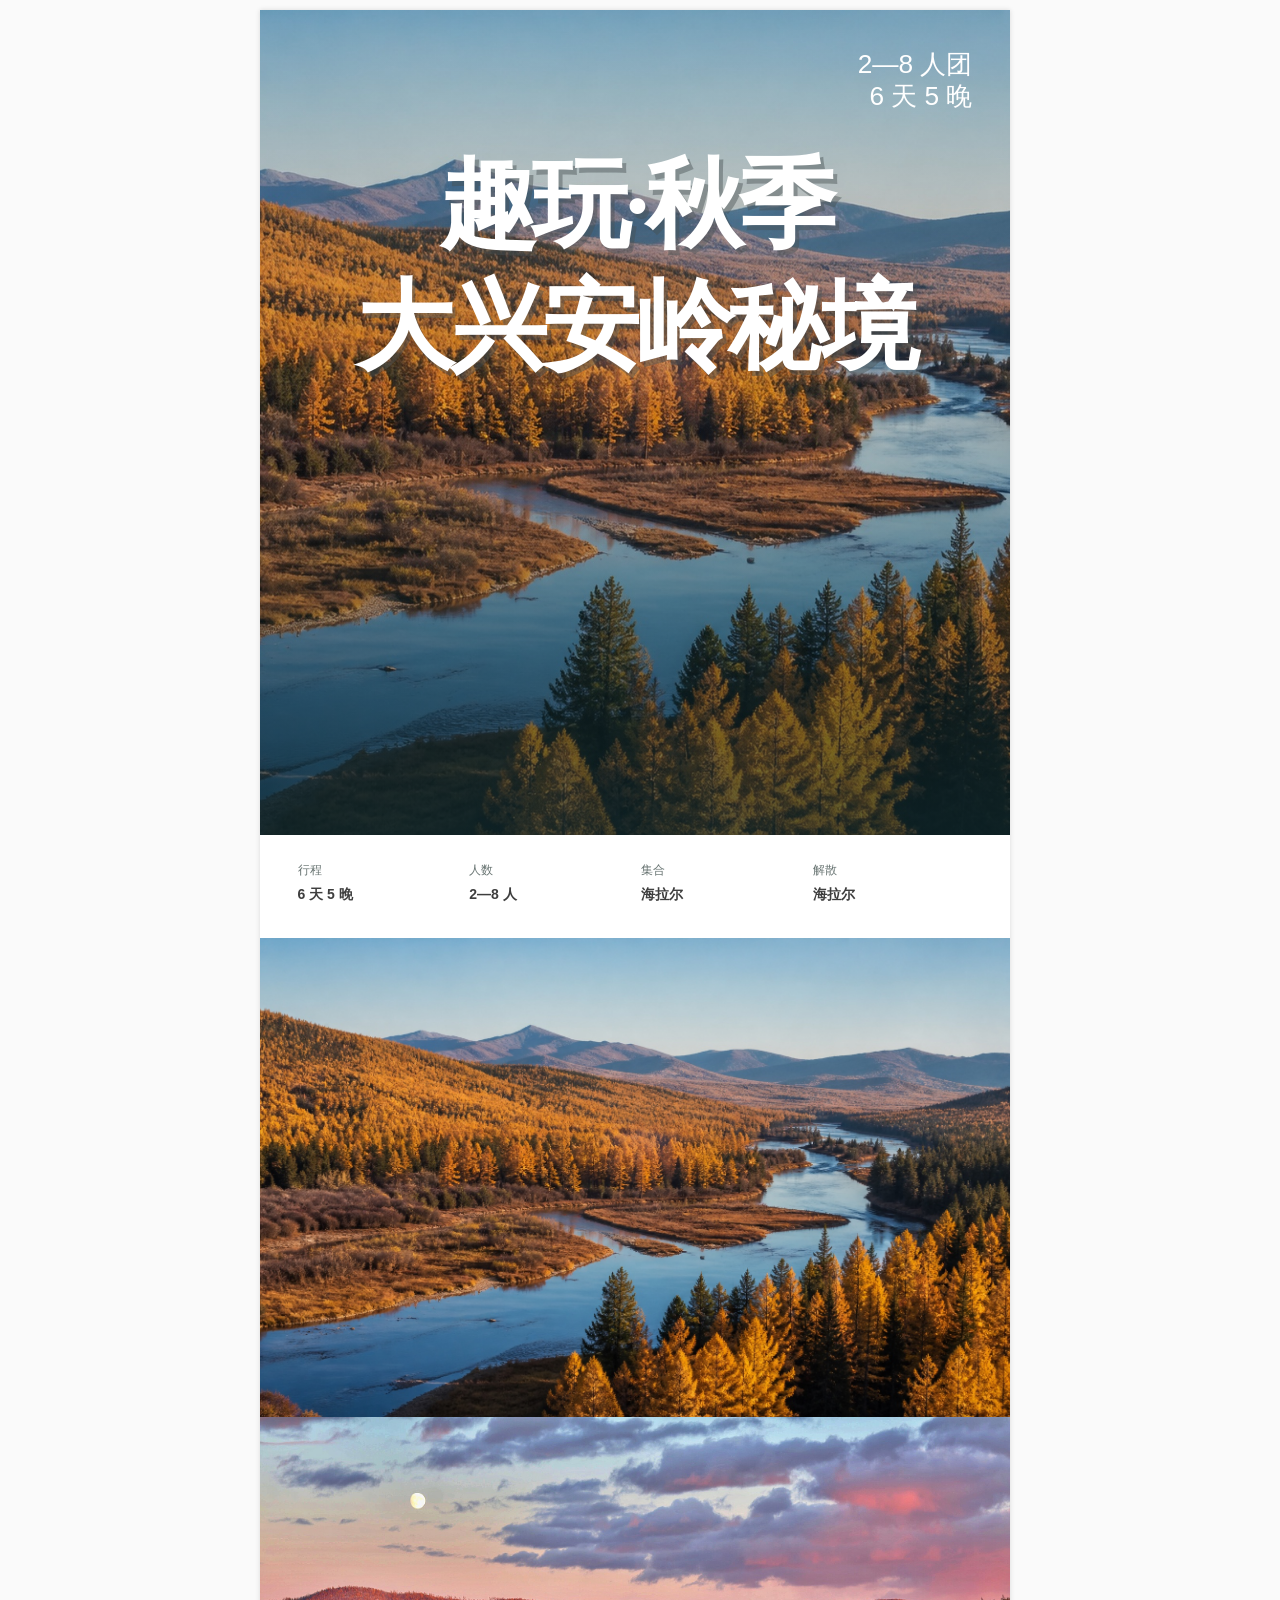
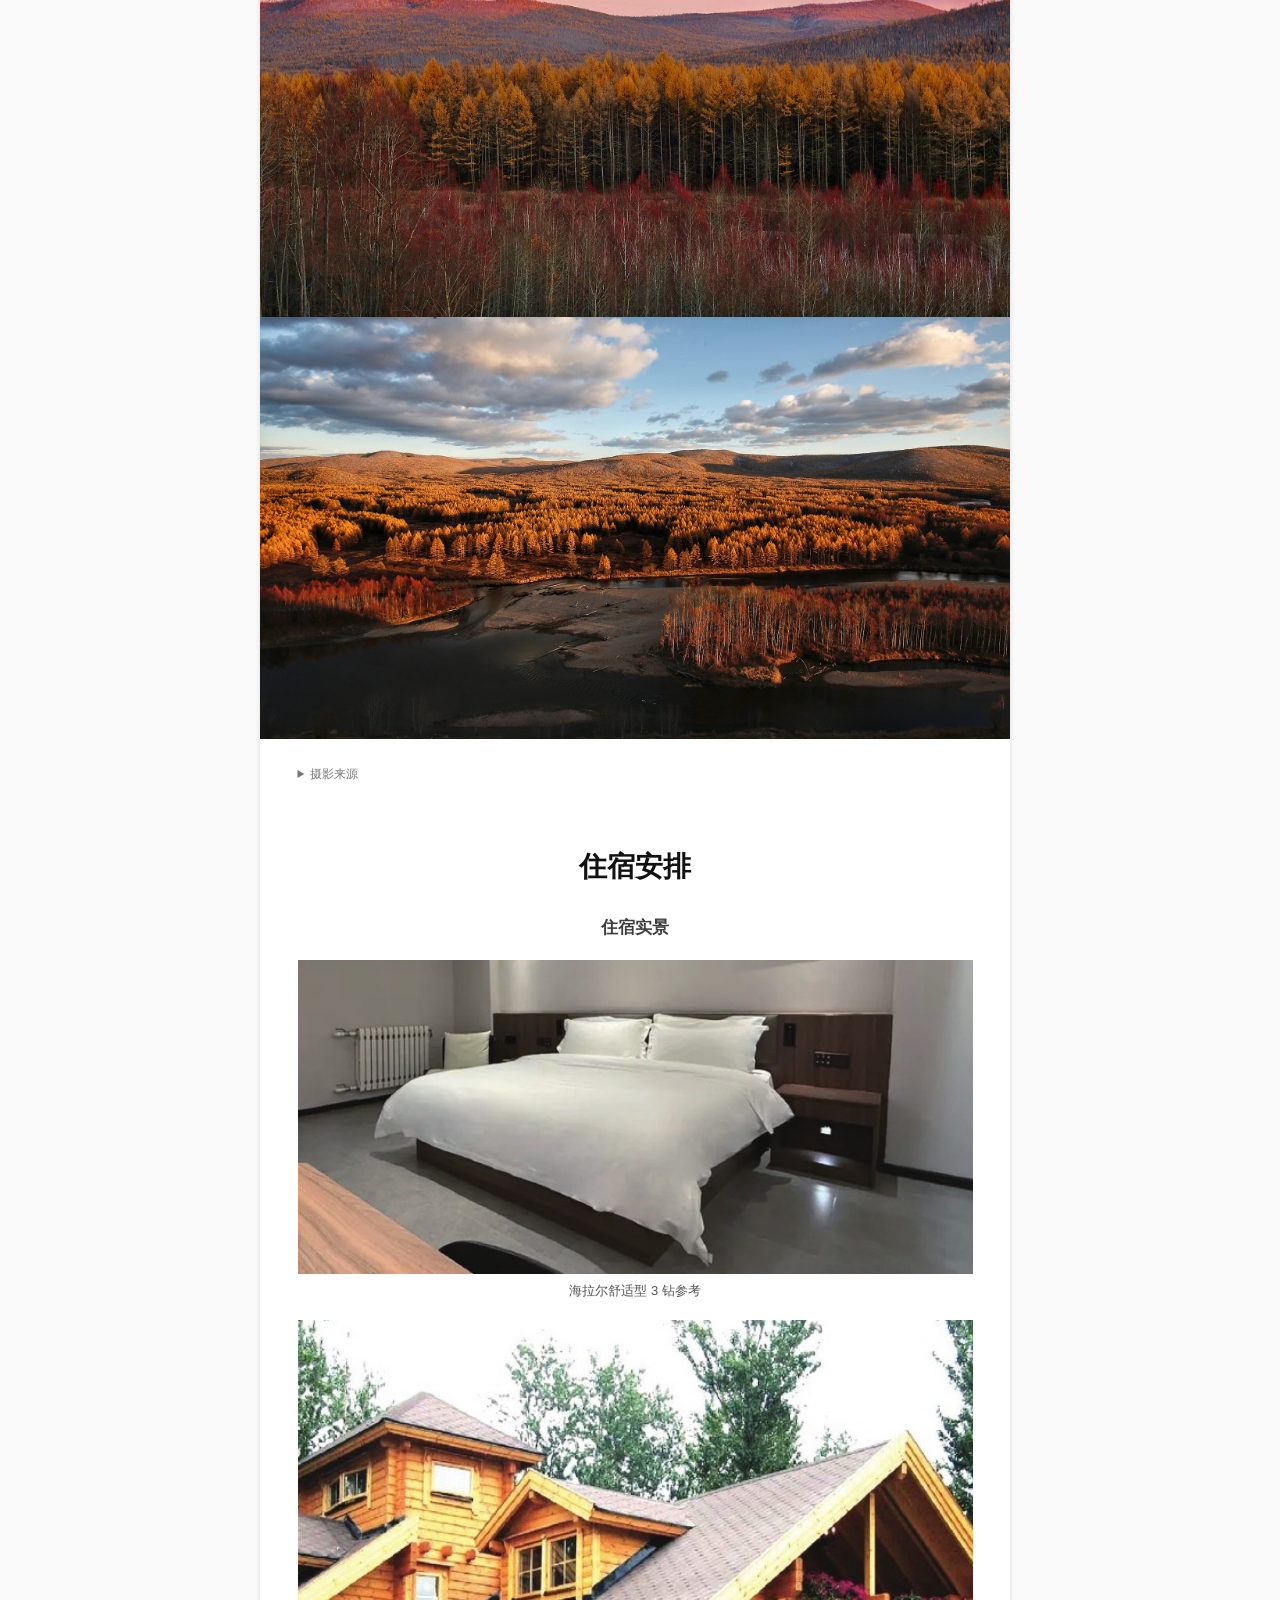
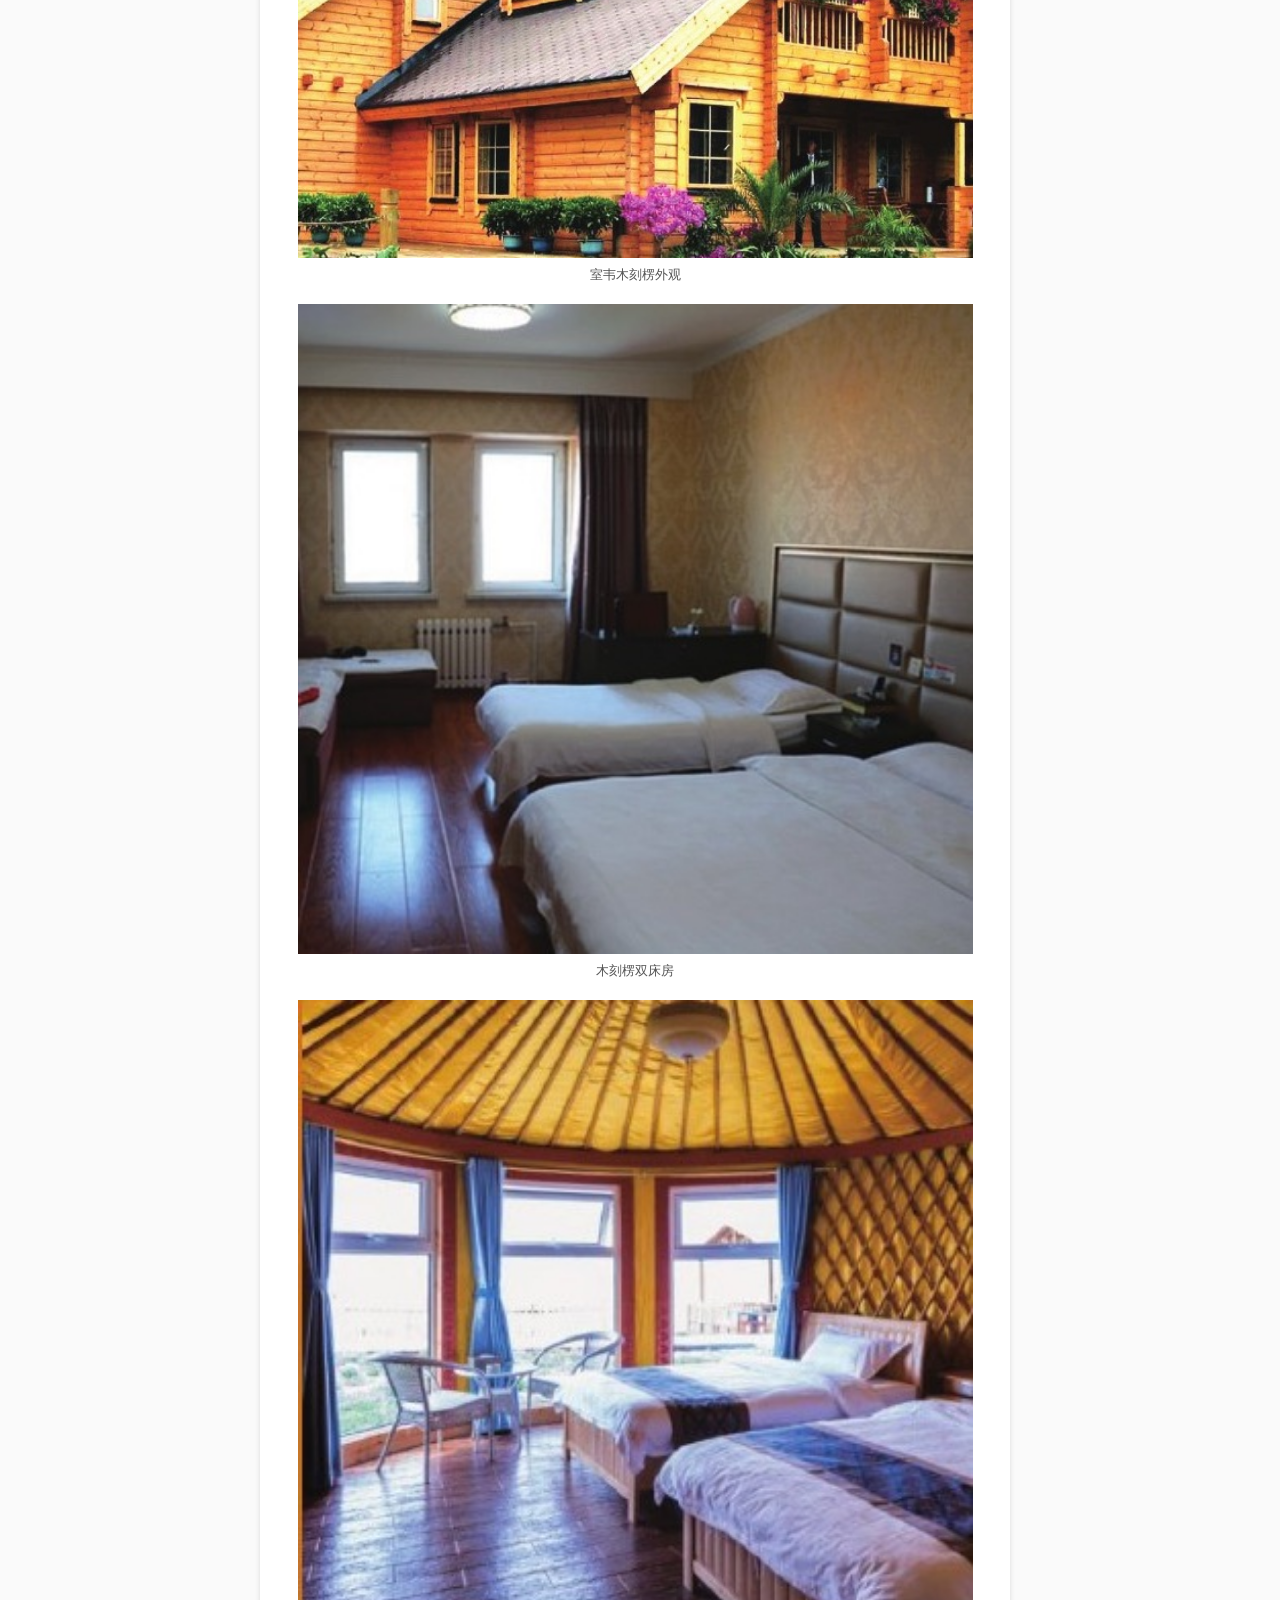
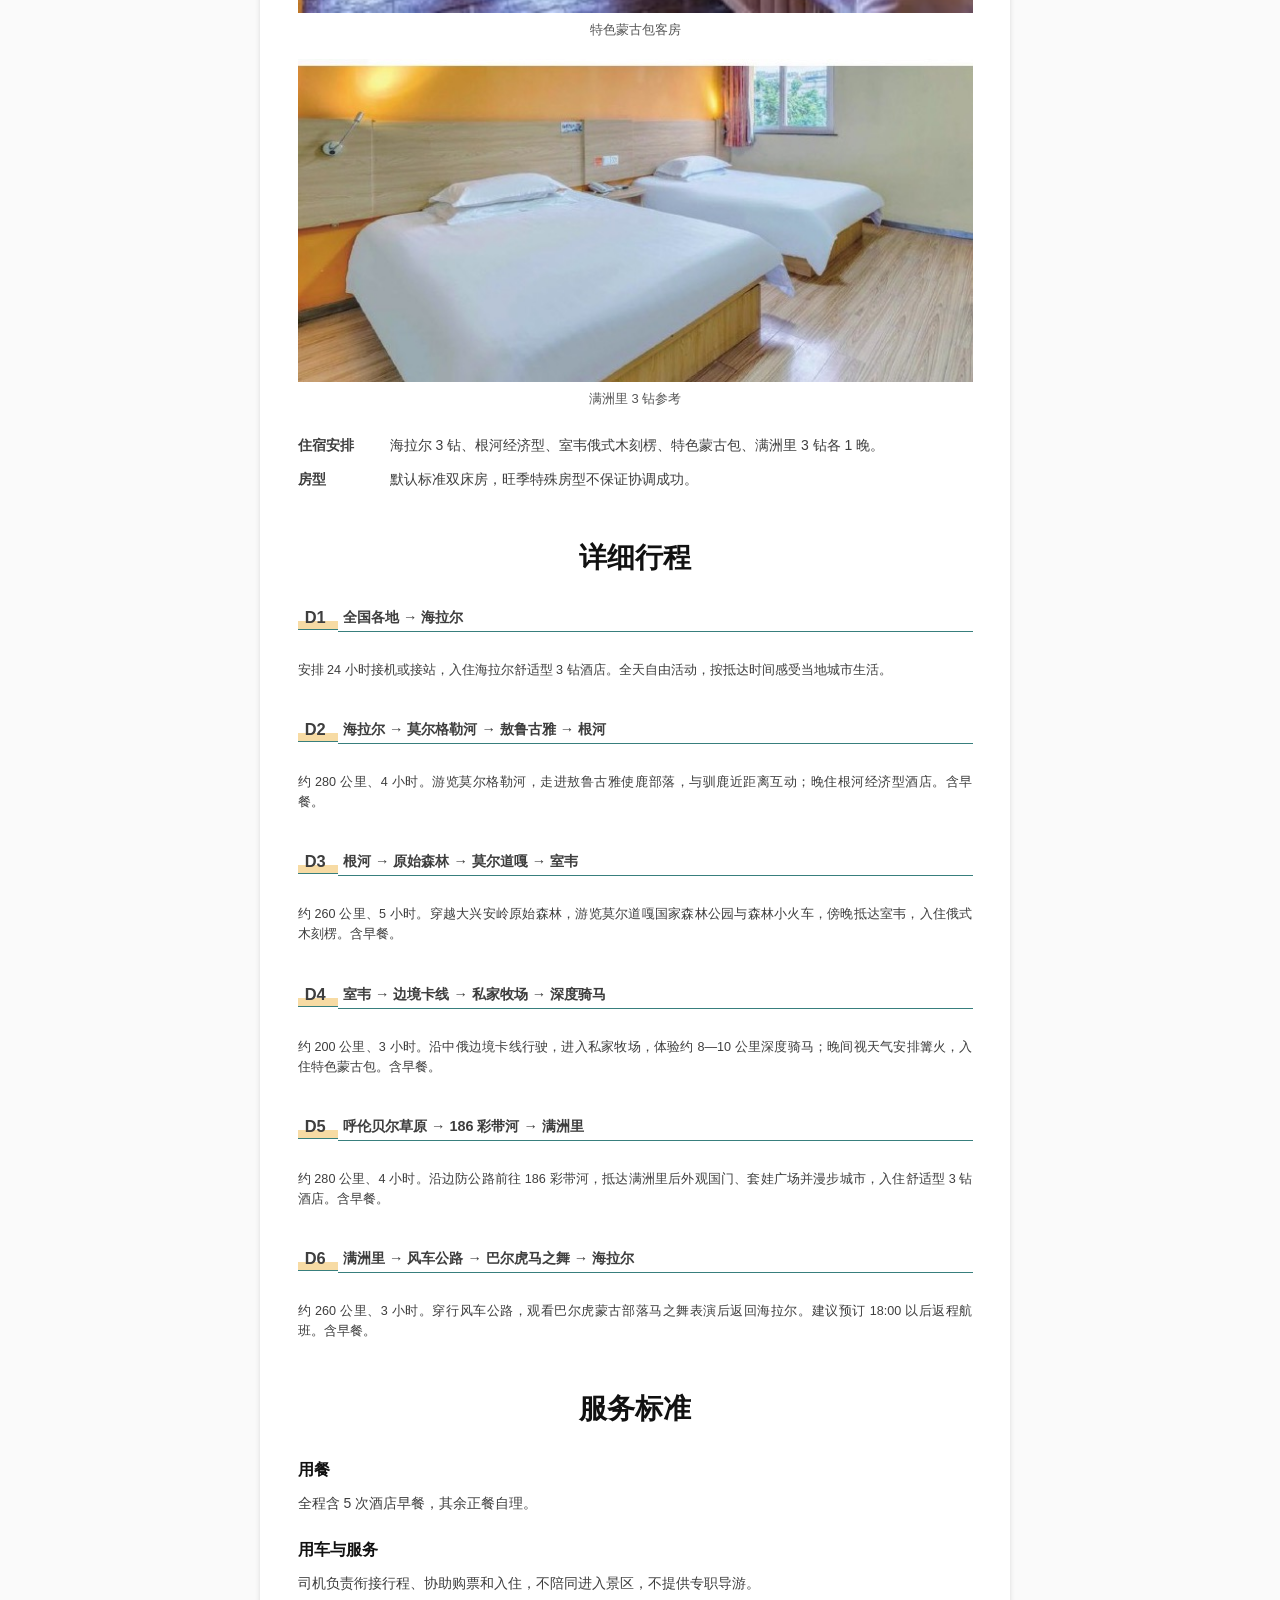
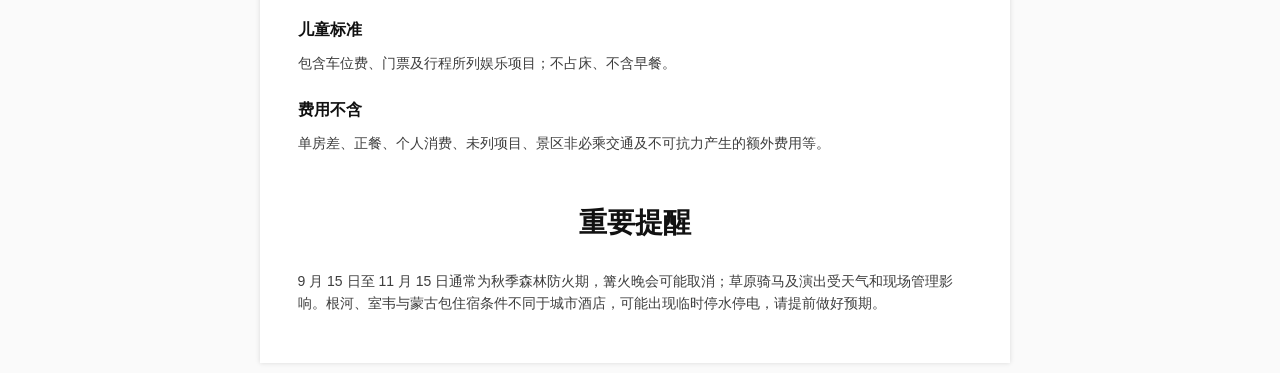
<file: daxinganling-autumn-2026/forest/index.html>
<!doctype html>
<html lang="zh-CN" class="standalone-document"><head><meta charset="utf-8"><meta name="viewport" content="width=device-width, initial-scale=1"><meta name="theme-color" content="#0084cc"><title>秋季大兴安岭秘境 6天5晚｜享轻松旅行</title><meta name="description" content="海拉尔集散，2—8人精品小团，6天5晚走进根河、莫尔道嘎、室韦、黑山头与满洲里。">

<link rel="stylesheet" href="../../xiumi-template.css?v=20260906t1">
</head>
<body class="standalone-page theme-autumn detail-page"><div class="page"><a class="skip-link" href="#main-content">跳到主要内容</a>
  <main id="main-content">
  <section class="template-detail-cover"><img src="../../assets/generated/autumn-khingan-v2.jpg" alt="趣玩·秋季大兴安岭秘境旅行风景" fetchpriority="high" decoding="async" width="1568" height="1003"><span class="detail-route-tag">2—8 人团<br>6 天 5 晚</span><div class="cover-copy"><h1 class="long-name">趣玩·秋季<br>大兴安岭秘境</h1></div></section>
  <section class="facts"><div class="fact"><span>行程</span><strong>6 天 5 晚</strong></div><div class="fact"><span>人数</span><strong>2—8 人</strong></div><div class="fact"><span>集合</span><strong>海拉尔</strong></div><div class="fact"><span>解散</span><strong>海拉尔</strong></div></section>


  <section class="section" id="album"><div class="album"><img decoding="async" loading="lazy" class="tall" src="../../assets/generated/autumn-khingan-v2.jpg" alt="大兴安岭秋季林海河谷" width="1568" height="1003"><img decoding="async" loading="lazy" src="../assets/daxinganling-forest-hd.jpg" alt="大兴安岭秋日森林溪流" width="1920" height="1280"><img decoding="async" loading="lazy" src="../assets/daxinganling-river-hd.jpg" alt="大兴安岭林海河湾" width="1920" height="1080"></div><details class="photo-sources"><summary>摄影来源</summary><p>部分风景图来源：<a href="https://commons.wikimedia.org/wiki/File:A_River_in_Greater_Khingan_Forest.jpg">Wikimedia Commons / Charlie fong</a>、<a href="https://commons.wikimedia.org/wiki/File:Gegengol_in_Greater_Khingan_forest2017.jpg">Charlie fong</a>，按原许可使用。</p></details></section>

  <section class="section" id="stay"><h2>住宿安排</h2>
    <h3 class="media-subhead">住宿实景</h3><div class="media-grid">
      <figure class="media-card wide"><img decoding="async" loading="lazy" src="../assets/room-hailar-wide.jpg" alt="海拉尔舒适型酒店客房实景" width="740" height="345"><figcaption>海拉尔舒适型 3 钻参考</figcaption></figure>
      <figure class="media-card"><img decoding="async" loading="lazy" src="../assets/room-log-exterior.jpg" alt="室韦俄式木刻楞外观实景" width="590" height="470"><figcaption>室韦木刻楞外观</figcaption></figure>
      <figure class="media-card"><img decoding="async" loading="lazy" src="../assets/room-log-twin.jpg" alt="室韦木刻楞双床房实景" width="410" height="395"><figcaption>木刻楞双床房</figcaption></figure>
      <figure class="media-card"><img decoding="async" loading="lazy" src="../assets/room-yurt-interior.jpg" alt="黑山头蒙古包客房实景" width="330" height="300"><figcaption>特色蒙古包客房</figcaption></figure>
      <figure class="media-card"><img decoding="async" loading="lazy" src="../assets/room-manzhouli-b.jpg" alt="满洲里酒店客房实景" width="690" height="330"><figcaption>满洲里 3 钻参考</figcaption></figure>
    </div>
    <div class="spec-list"><div class="spec-row"><span>住宿安排</span><strong>海拉尔 3 钻、根河经济型、室韦俄式木刻楞、特色蒙古包、满洲里 3 钻各 1 晚。</strong></div><div class="spec-row"><span>房型</span><strong>默认标准双床房，旺季特殊房型不保证协调成功。</strong></div></div>
  </section>
<section class="section" id="itinerary"><h2>详细行程</h2><div class="timeline">
    <article class="day"><span class="day-label">D1</span><h3>全国各地 → 海拉尔</h3><p>安排 24 小时接机或接站，入住海拉尔舒适型 3 钻酒店。全天自由活动，按抵达时间感受当地城市生活。</p></article>
    <article class="day"><span class="day-label">D2</span><h3>海拉尔 → 莫尔格勒河 → 敖鲁古雅 → 根河</h3><p>约 280 公里、4 小时。游览莫尔格勒河，走进敖鲁古雅使鹿部落，与驯鹿近距离互动；晚住根河经济型酒店。含早餐。</p></article>
    <article class="day"><span class="day-label">D3</span><h3>根河 → 原始森林 → 莫尔道嘎 → 室韦</h3><p>约 260 公里、5 小时。穿越大兴安岭原始森林，游览莫尔道嘎国家森林公园与森林小火车，傍晚抵达室韦，入住俄式木刻楞。含早餐。</p></article>
    <article class="day"><span class="day-label">D4</span><h3>室韦 → 边境卡线 → 私家牧场 → 深度骑马</h3><p>约 200 公里、3 小时。沿中俄边境卡线行驶，进入私家牧场，体验约 8—10 公里深度骑马；晚间视天气安排篝火，入住特色蒙古包。含早餐。</p></article>
    <article class="day"><span class="day-label">D5</span><h3>呼伦贝尔草原 → 186 彩带河 → 满洲里</h3><p>约 280 公里、4 小时。沿边防公路前往 186 彩带河，抵达满洲里后外观国门、套娃广场并漫步城市，入住舒适型 3 钻酒店。含早餐。</p></article>
    <article class="day"><span class="day-label">D6</span><h3>满洲里 → 风车公路 → 巴尔虎马之舞 → 海拉尔</h3><p>约 260 公里、3 小时。穿行风车公路，观看巴尔虎蒙古部落马之舞表演后返回海拉尔。建议预订 18:00 以后返程航班。含早餐。</p></article>
  </div></section>



  <section class="section" id="services"><h2>服务标准</h2><div class="info-grid"><div class="info-card"><h3>用餐</h3><p>全程含 5 次酒店早餐，其余正餐自理。</p></div><div class="info-card"><h3>用车与服务</h3><p>司机负责衔接行程、协助购票和入住，不陪同进入景区，不提供专职导游。</p></div><div class="info-card"><h3>儿童标准</h3><p>包含车位费、门票及行程所列娱乐项目；不占床、不含早餐。</p></div><div class="info-card"><h3>费用不含</h3><p>单房差、正餐、个人消费、未列项目、景区非必乘交通及不可抗力产生的额外费用等。</p></div></div></section>
  <section class="section"><h2>重要提醒</h2><div class="notice">9 月 15 日至 11 月 15 日通常为秋季森林防火期，篝火晚会可能取消；草原骑马及演出受天气和现场管理影响。根河、室韦与蒙古包住宿条件不同于城市酒店，可能出现临时停水停电，请提前做好预期。</div></section>
</main></div></body></html>
</file>
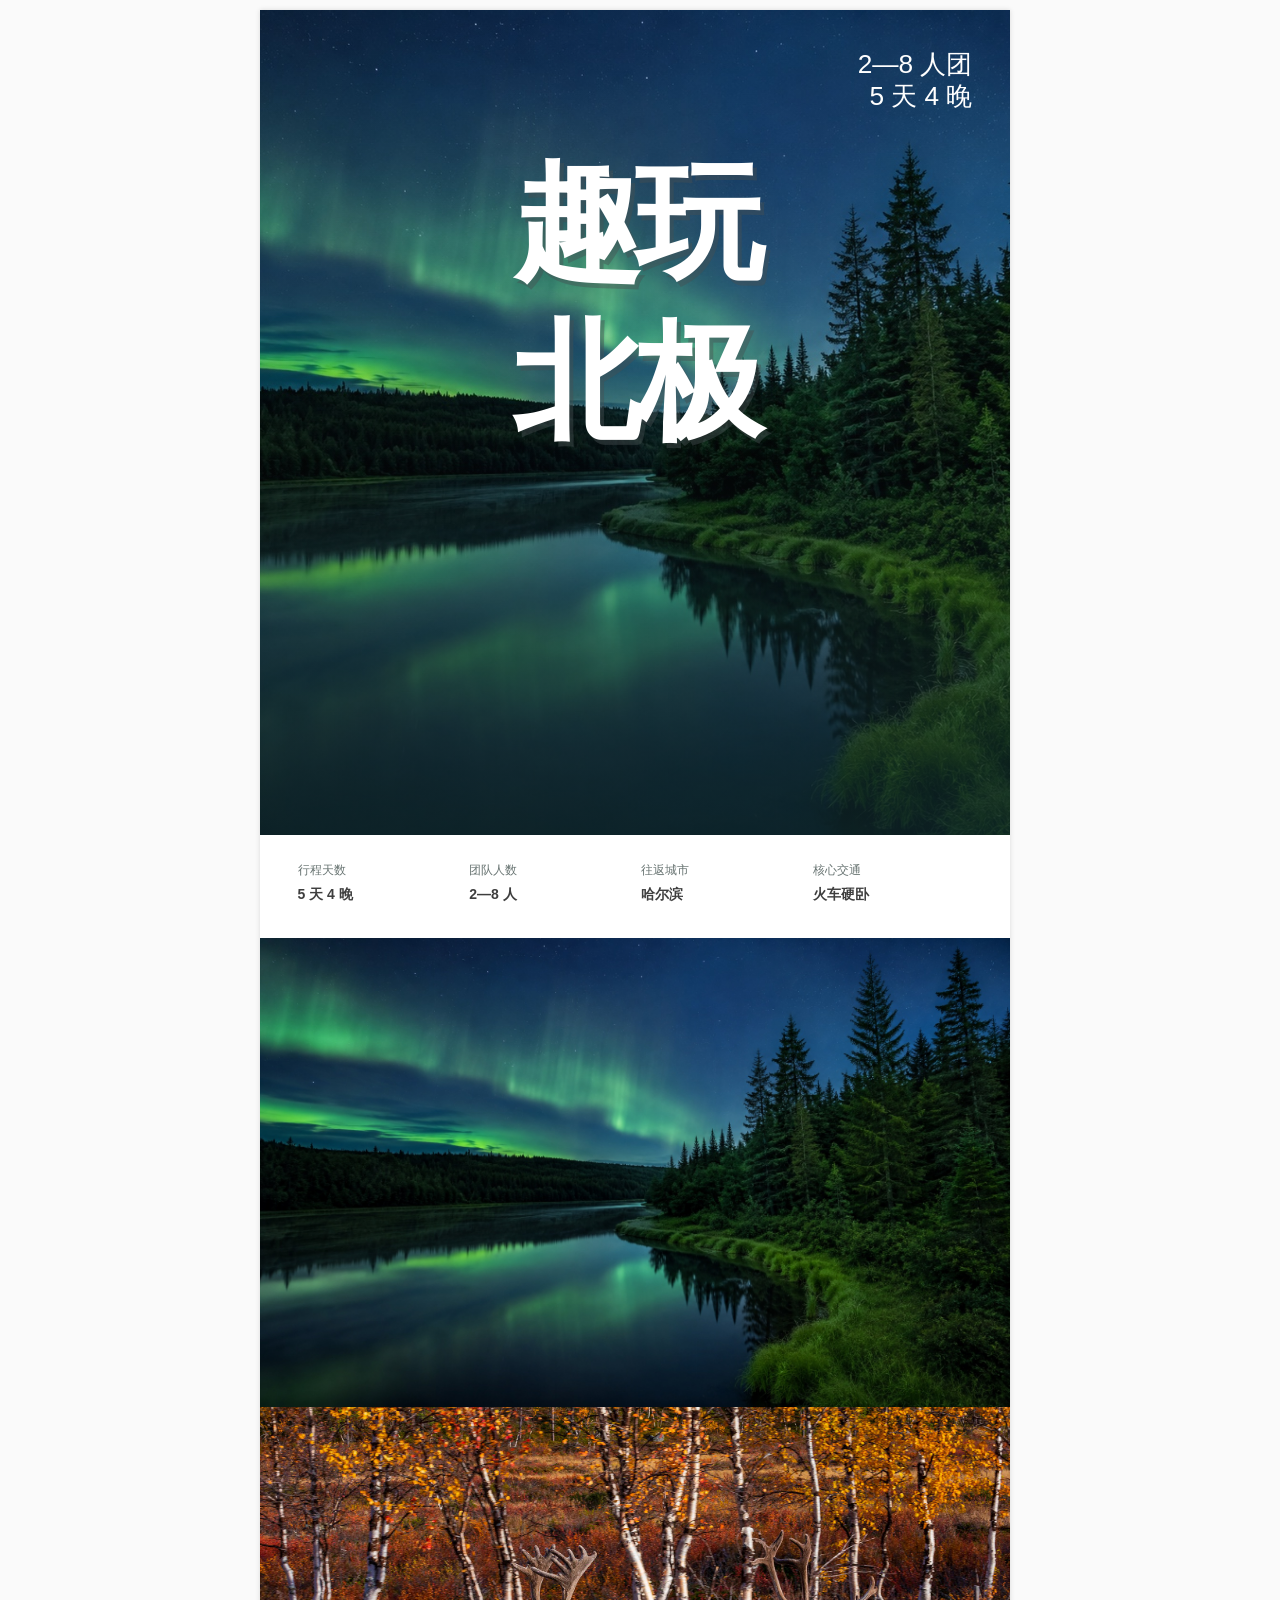
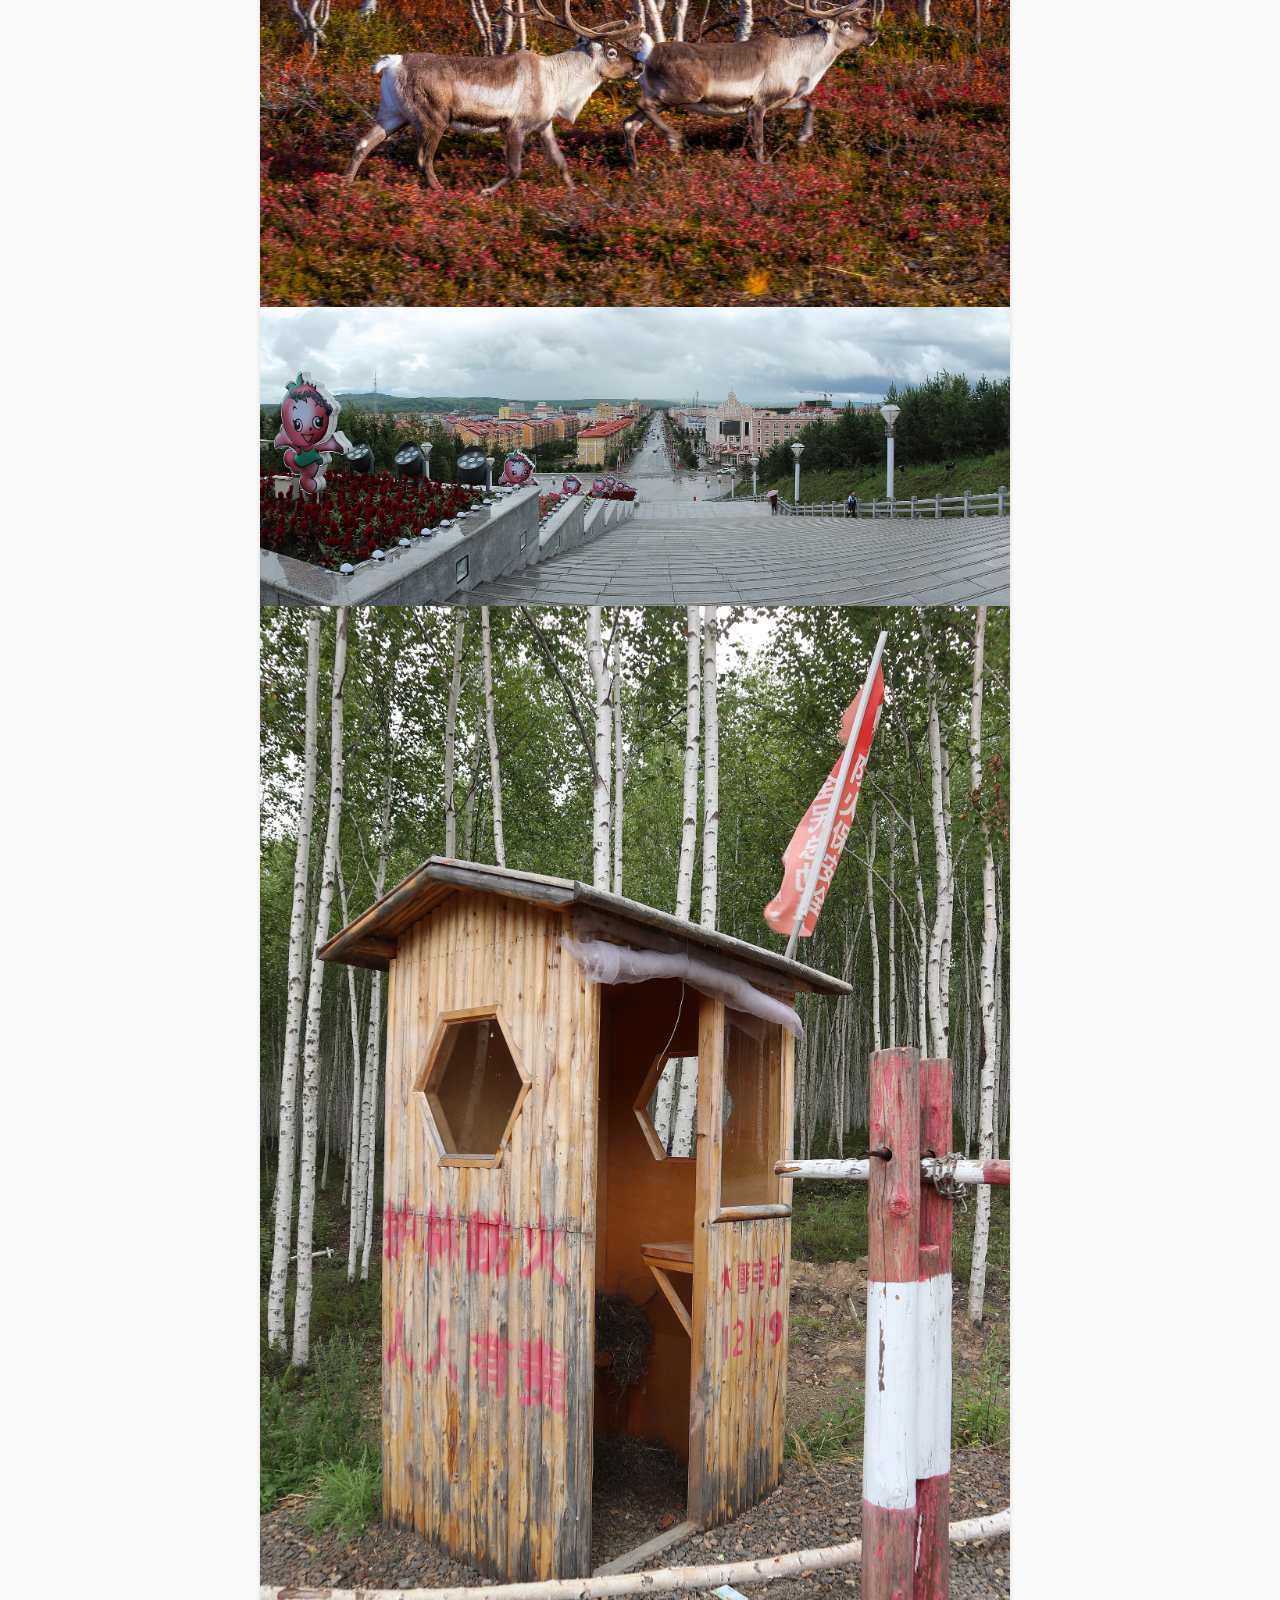
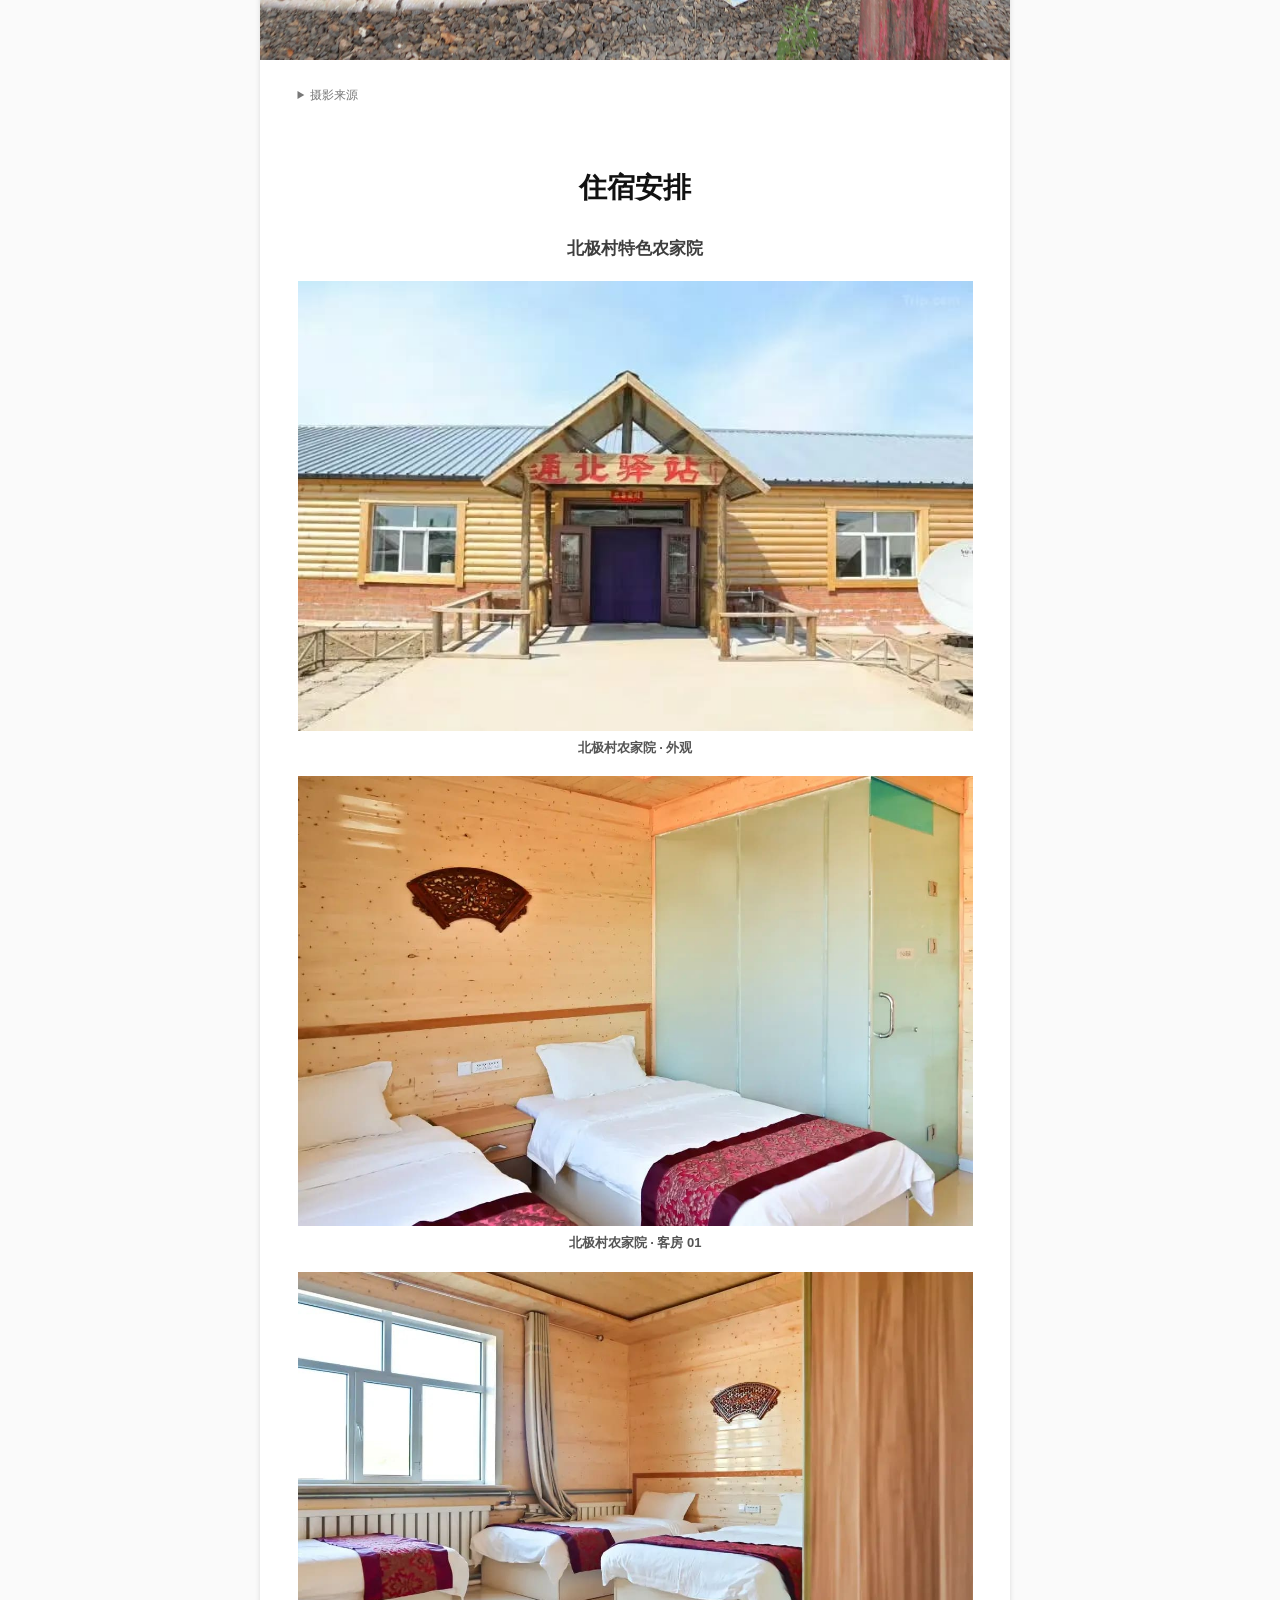
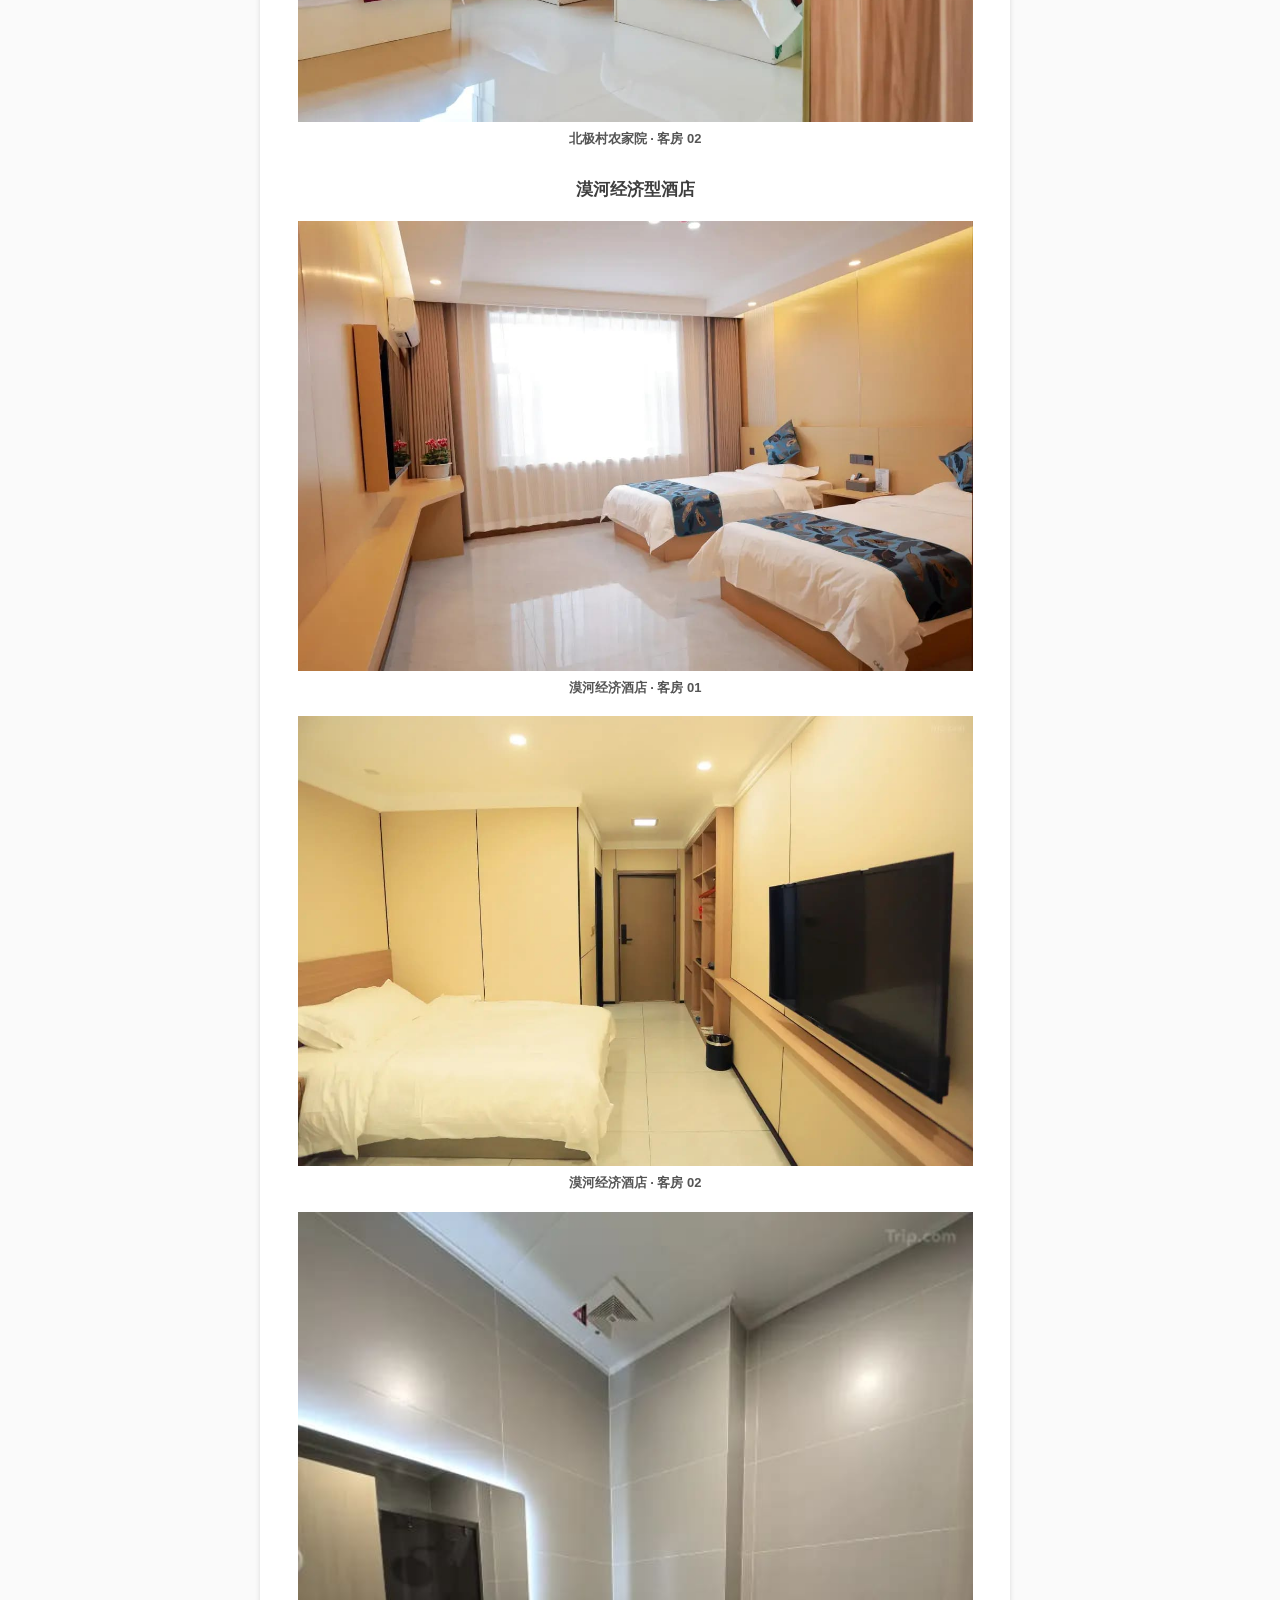
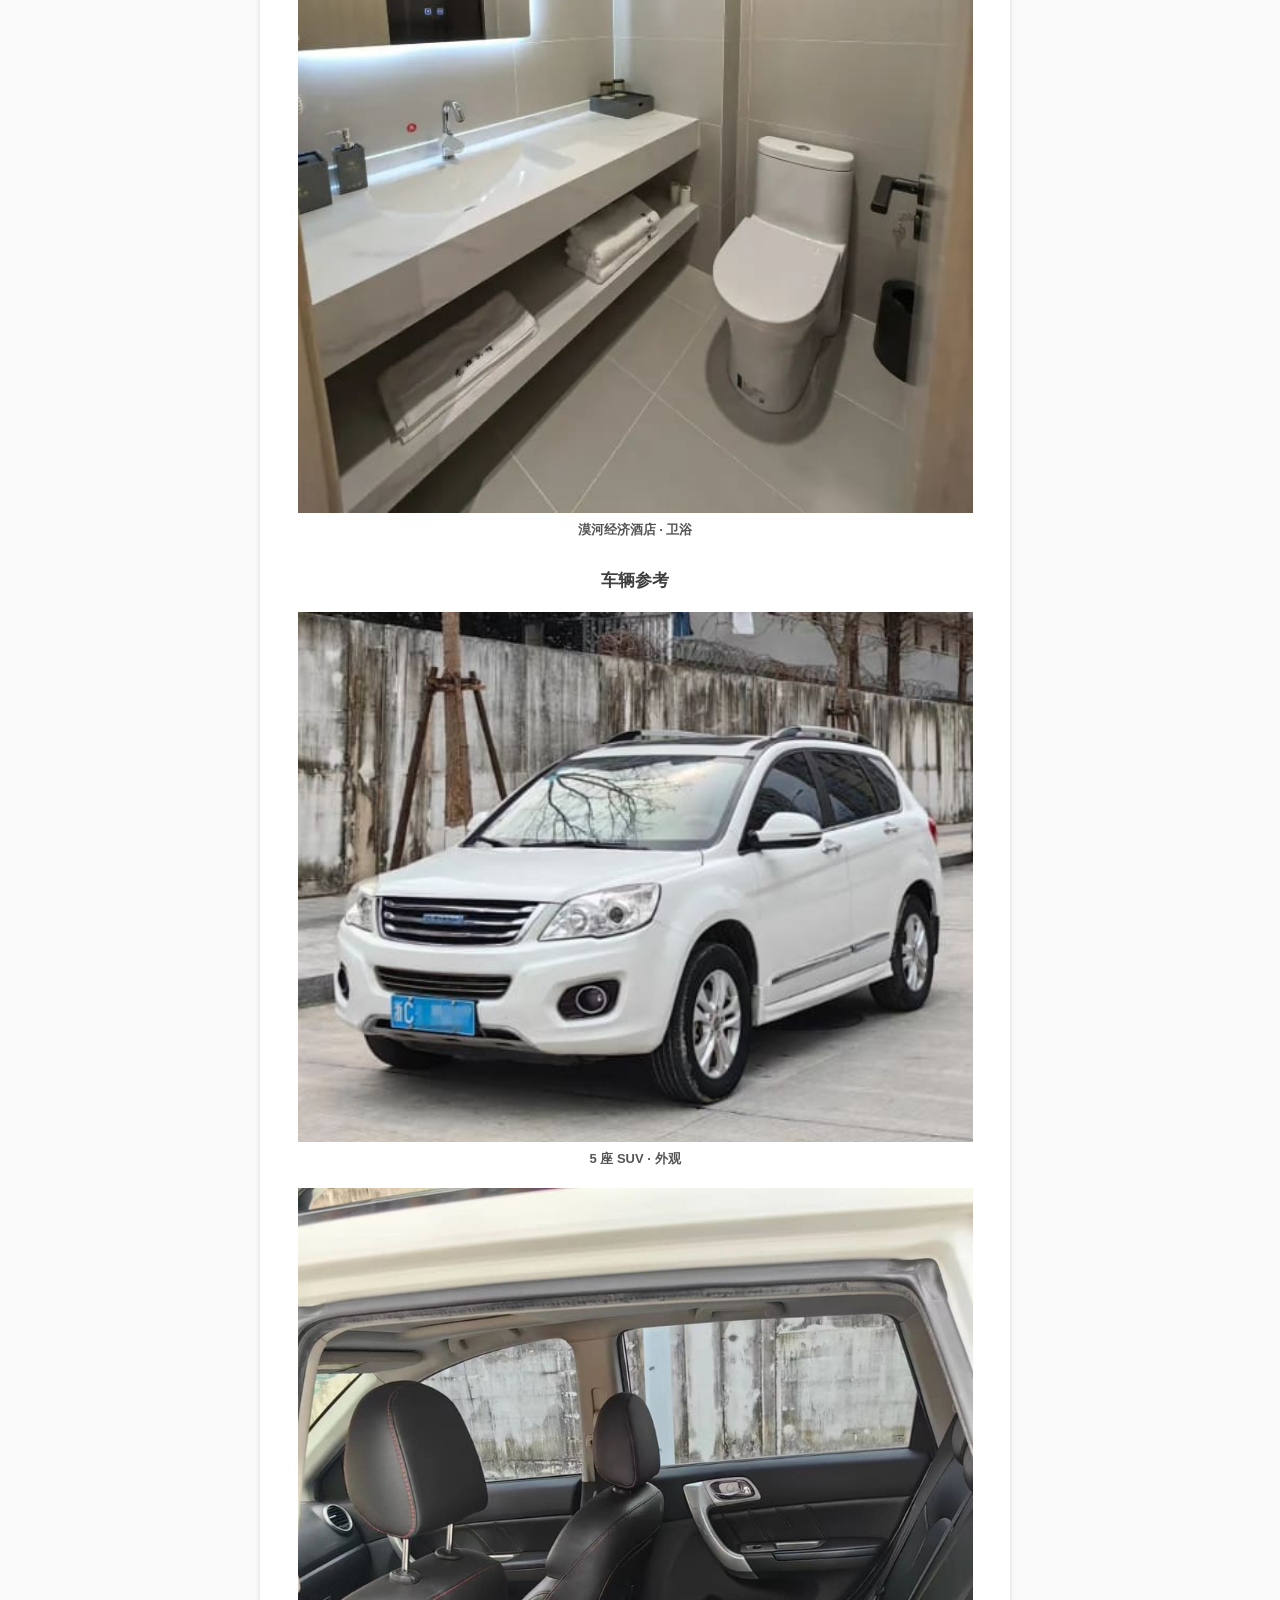
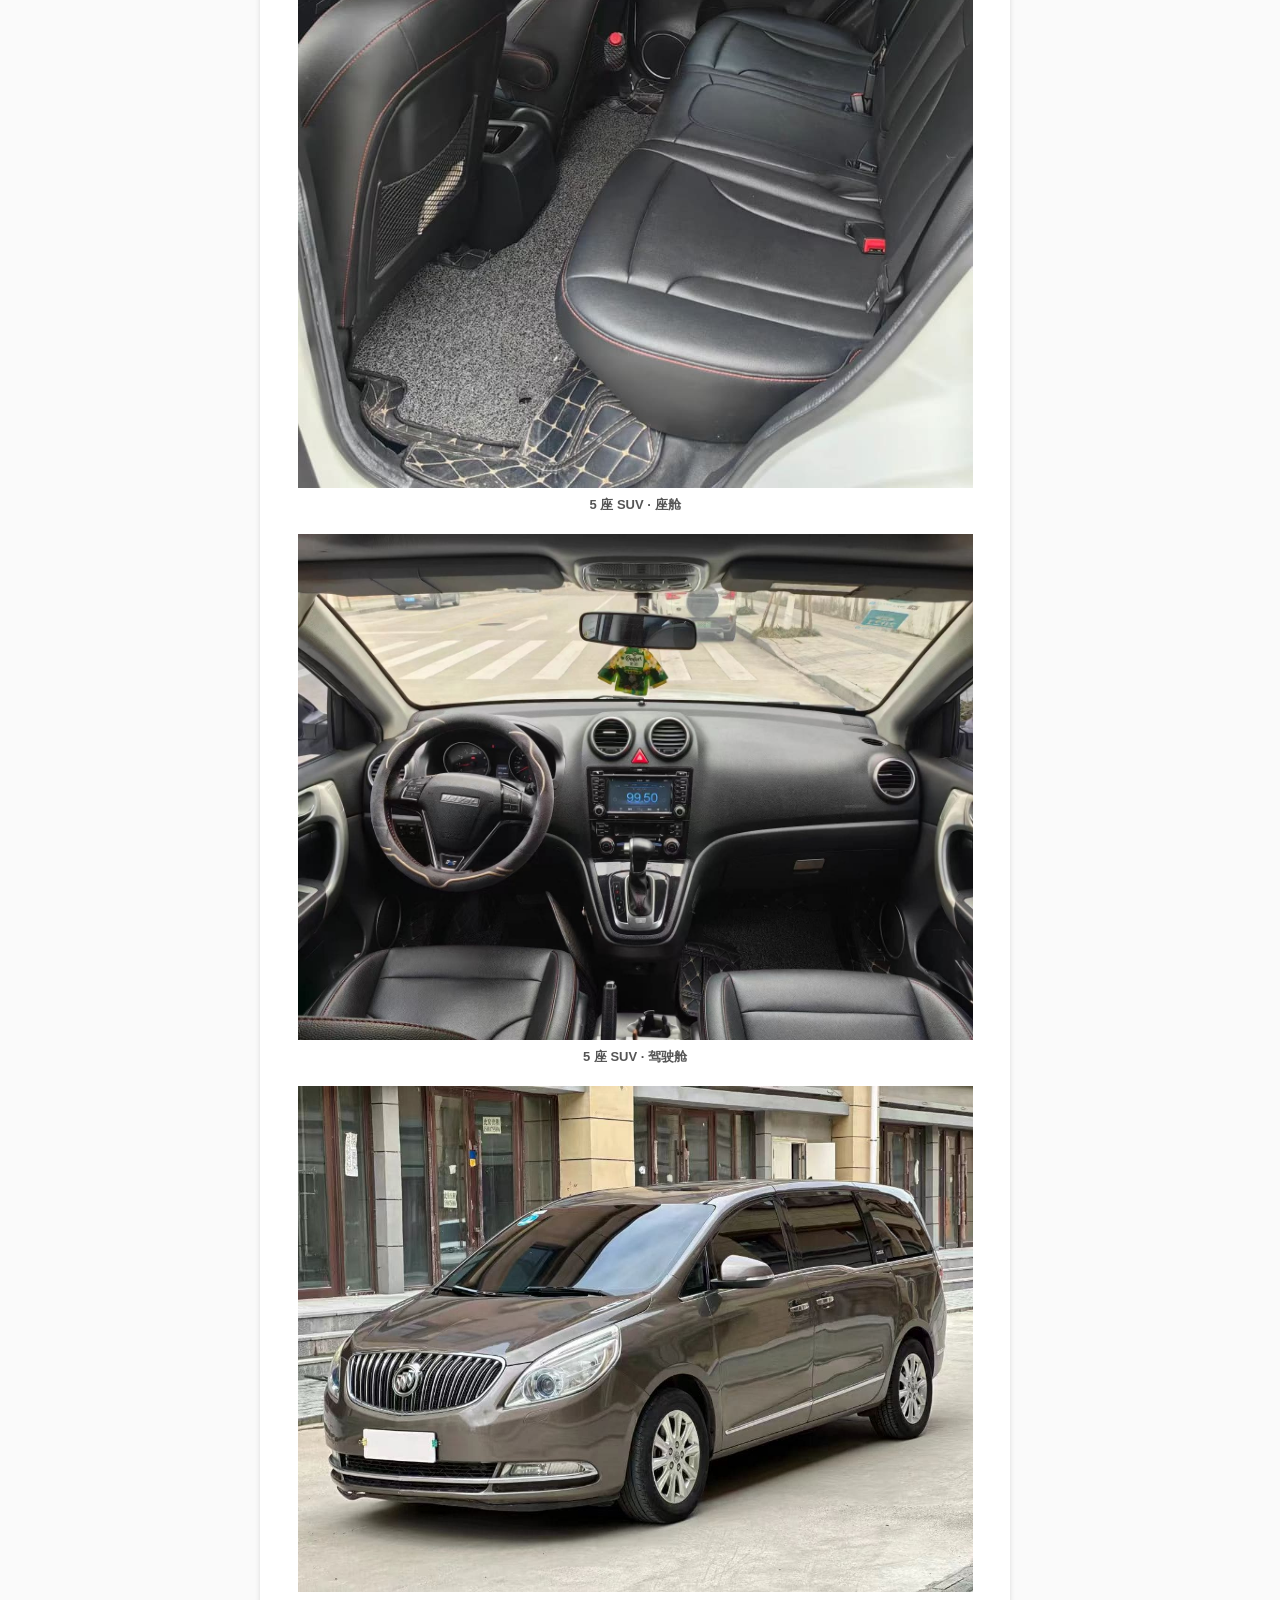
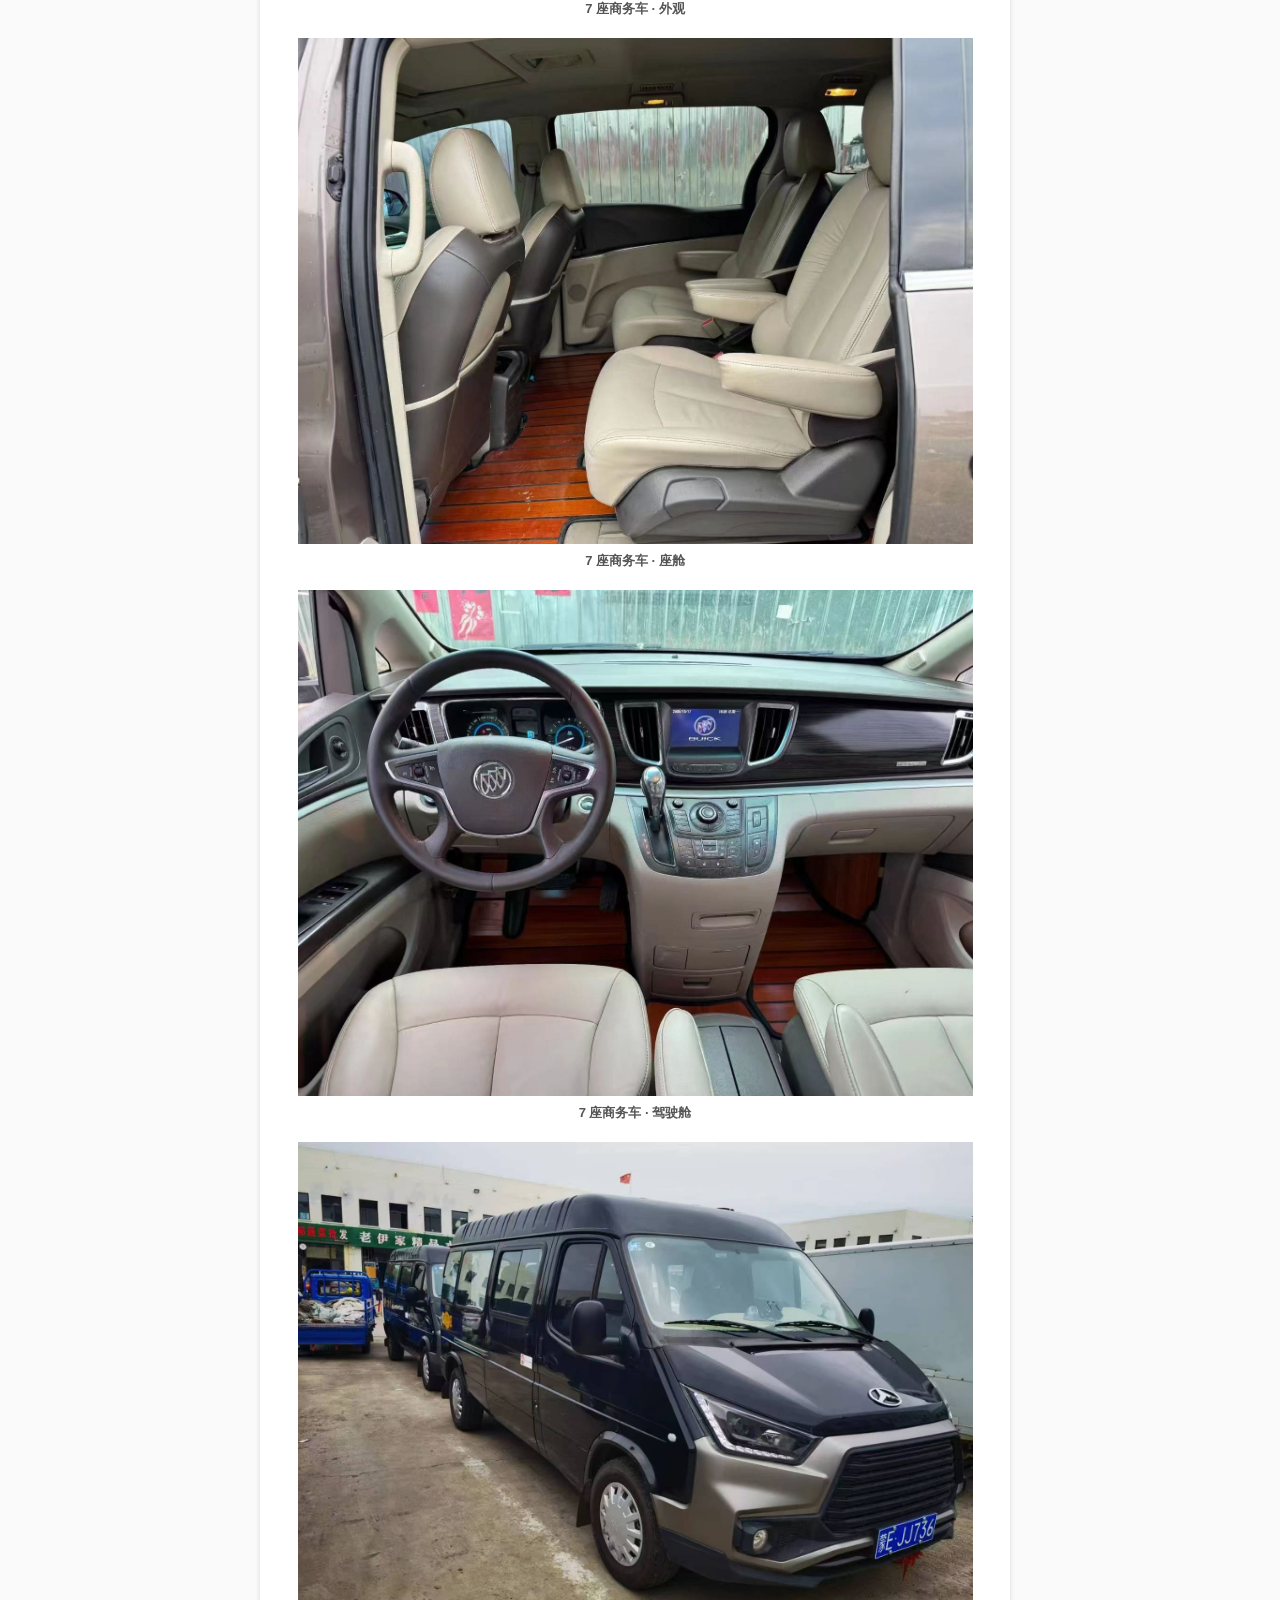
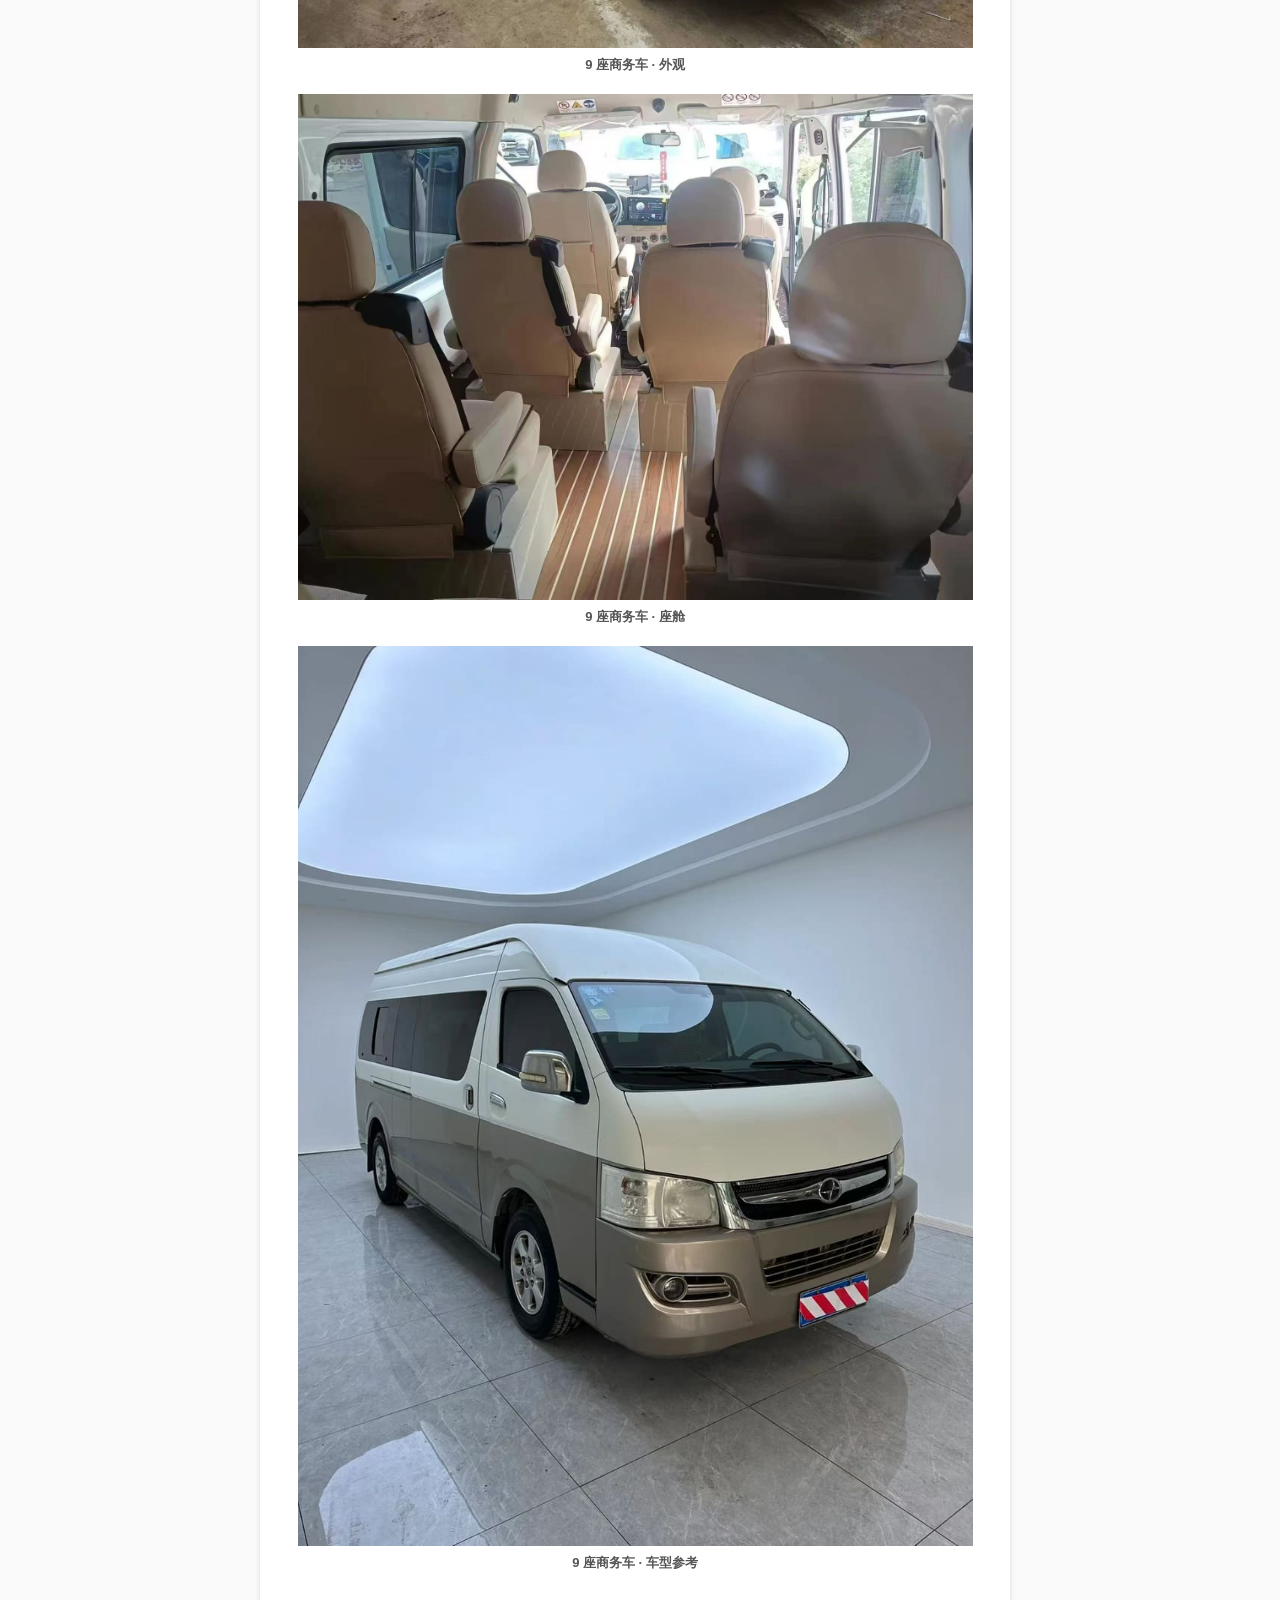
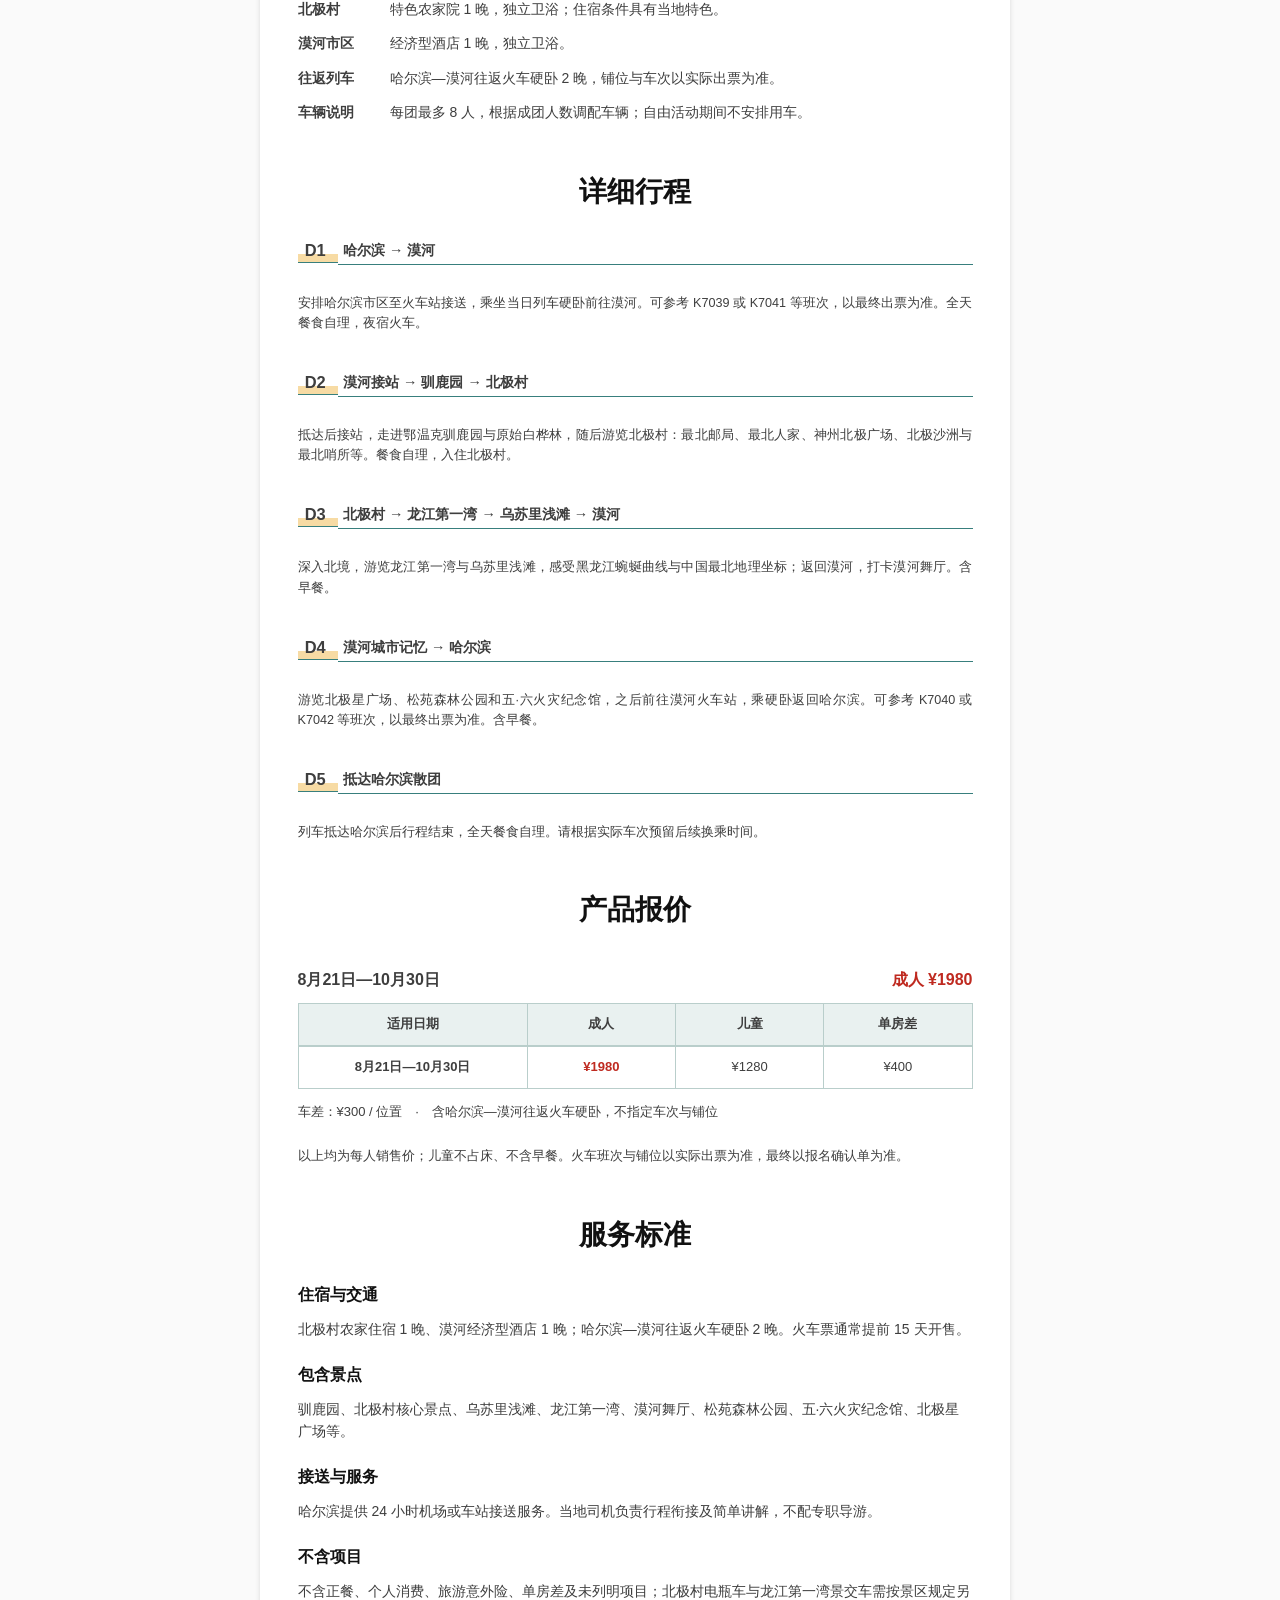
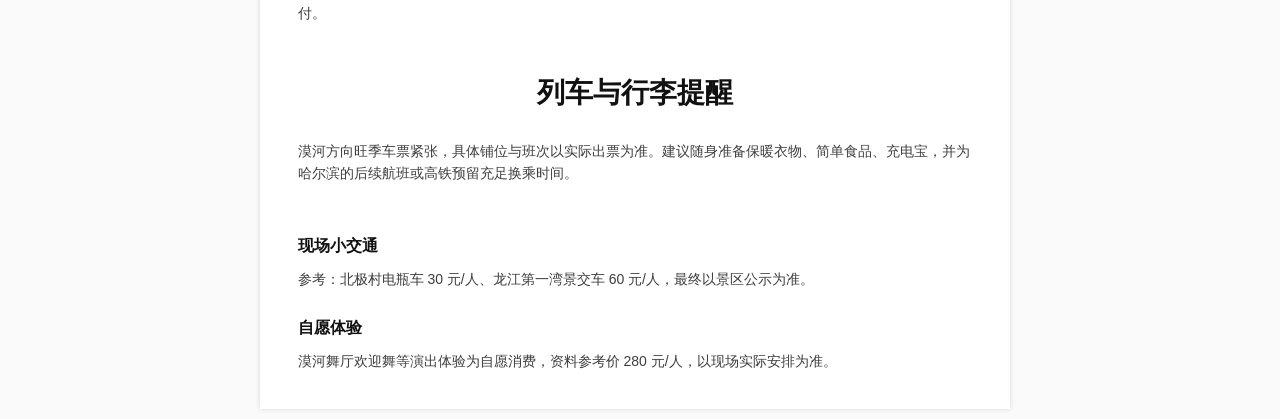
<file: fun-tour-2026/arctic/index.html>
<!doctype html>
<html lang="zh-CN" class="standalone-document">
<head>
  <meta charset="utf-8">
  <meta name="viewport" content="width=device-width, initial-scale=1">
  <meta name="theme-color" content="#0084cc">
  <title>趣玩·北极 5天4晚｜享轻松旅行</title>
  <meta name="description" content="哈尔滨往返漠河，5天4晚2—8人精品小团，乘北境列车打卡北极村、龙江第一湾与中国最北。">



<link rel="stylesheet" href="../../xiumi-template.css?v=20260906t1">
</head>
<body class="standalone-page theme-fun detail-page">

  <a class="skip-link" href="#main-content">跳到主要内容</a>
  <main id="main-content">
    <section class="template-detail-cover"><img src="../../assets/generated/arctic-mohe-v2.jpg" alt="趣玩·北极旅行风景" fetchpriority="high" decoding="async" width="1586" height="992"><span class="detail-route-tag">2—8 人团<br>5 天 4 晚</span><div class="cover-copy"><h1>趣玩<br>北极</h1></div></section>
    <section class="facts"><div class="fact"><span>行程天数</span><strong>5 天 4 晚</strong></div><div class="fact"><span>团队人数</span><strong>2—8 人</strong></div><div class="fact"><span>往返城市</span><strong>哈尔滨</strong></div><div class="fact"><span>核心交通</span><strong>火车硬卧</strong></div></section>


    <div class="shell detail-main"><div class="detail-layout"><div>
      <section class="detail-section" id="album"><div class="story-gallery">
        <figure class="story-card featured"><img decoding="async" loading="lazy" src="../../assets/generated/arctic-mohe-v2.jpg" alt="漠河极光与夏日森林" width="1586" height="992"></figure>
        <figure class="story-card"><img decoding="async" loading="lazy" src="../assets/arctic-scene-reindeer-hd.jpg" alt="北极村驯鹿园" width="1920" height="1280"></figure>
        <figure class="story-card"><img decoding="async" loading="lazy" src="../assets/arctic-scene-river-hd.jpg" alt="漠河森林与界江" width="1920" height="767"></figure>
        <figure class="story-card wide"><img decoding="async" loading="lazy" src="../assets/arctic-scene-mohe-hd.jpg" alt="漠河北极村夏季风景" width="1920" height="2698"></figure>
      </div><details class="photo-sources"><summary>摄影来源</summary><p>部分风景图来源：<a href="https://commons.wikimedia.org/wiki/File:The_Aurora_Borealis_or_Northern_Lights_shine_above_Bear_Lake_in_Alaska_050910-F-MS415-009.jpg">Wikimedia Commons / U.S. Air Force</a>、<a href="https://commons.wikimedia.org/wiki/File:Mohe,_Da_Hinggan_Ling,_Heilongjiang,_China_-_panoramio_(1).jpg">caoyadong</a>、<a href="https://commons.wikimedia.org/wiki/File:Cabin_of_forest_ranger_in_Mohe,_Aug_2019.jpg">颜邯</a>、<a href="https://commons.wikimedia.org/wiki/File:Reindeer_near_Purnulahti_of_S%C3%A4ytsj%C3%A4rvi_in_Inari,_Lapland,_Finland,_2021_September.jpg">ninara</a>，按原许可使用。</p></details></section>
      <section class="detail-section" id="stay"><h2>住宿安排</h2>
        <h3 class="media-subhead">北极村特色农家院</h3><div class="media-grid real-media-grid">
          <figure class="media-card"><img decoding="async" loading="lazy" src="../assets/arctic-room-01.jpg" alt="北极村特色农家院外观实景" width="798" height="532"><figcaption><b>北极村农家院 · 外观</b></figcaption></figure>
          <figure class="media-card"><img decoding="async" loading="lazy" src="../assets/arctic-room-02.jpg" alt="北极村特色农家院客房实景" width="1280" height="853"><figcaption><b>北极村农家院 · 客房 01</b></figcaption></figure>
          <figure class="media-card"><img decoding="async" loading="lazy" src="../assets/arctic-room-03.jpg" alt="北极村特色农家院客房实景" width="1280" height="853"><figcaption><b>北极村农家院 · 客房 02</b></figcaption></figure>
        </div>
        <h3 class="media-subhead">漠河经济型酒店</h3><div class="media-grid real-media-grid">
          <figure class="media-card"><img decoding="async" loading="lazy" src="../assets/arctic-room-04.jpg" alt="漠河经济型酒店客房实景" width="1280" height="853"><figcaption><b>漠河经济酒店 · 客房 01</b></figcaption></figure>
          <figure class="media-card"><img decoding="async" loading="lazy" src="../assets/arctic-room-05.jpg" alt="漠河经济型酒店客房实景" width="1280" height="853"><figcaption><b>漠河经济酒店 · 客房 02</b></figcaption></figure>
          <figure class="media-card"><img decoding="async" loading="lazy" src="../assets/arctic-room-06.jpg" alt="漠河经济型酒店卫浴实景" width="639" height="853"><figcaption><b>漠河经济酒店 · 卫浴</b></figcaption></figure>
        </div>
        <h3 class="media-subhead">车辆参考</h3><div class="media-grid real-media-grid">
          <figure class="media-card vehicle"><img decoding="async" loading="lazy" src="../assets/arctic-car-suv-01.jpg" alt="五座SUV外观实景" width="490" height="385"><figcaption><b>5 座 SUV · 外观</b></figcaption></figure>
          <figure class="media-card vehicle"><img decoding="async" loading="lazy" src="../assets/arctic-car-suv-02.jpg" alt="五座SUV座舱实景" width="900" height="1200"><figcaption><b>5 座 SUV · 座舱</b></figcaption></figure>
          <figure class="media-card vehicle"><img decoding="async" loading="lazy" src="../assets/arctic-car-suv-03.jpg" alt="五座SUV驾驶舱实景" width="1440" height="1080"><figcaption><b>5 座 SUV · 驾驶舱</b></figcaption></figure>
          <figure class="media-card vehicle"><img decoding="async" loading="lazy" src="../assets/arctic-car-mpv-01.jpg" alt="七座商务车外观实景" width="1080" height="810"><figcaption><b>7 座商务车 · 外观</b></figcaption></figure>
          <figure class="media-card vehicle"><img decoding="async" loading="lazy" src="../assets/arctic-car-mpv-02.jpg" alt="七座商务车座舱实景" width="1440" height="1080"><figcaption><b>7 座商务车 · 座舱</b></figcaption></figure>
          <figure class="media-card vehicle"><img decoding="async" loading="lazy" src="../assets/arctic-car-mpv-03.jpg" alt="七座商务车驾驶舱实景" width="1440" height="1080"><figcaption><b>7 座商务车 · 驾驶舱</b></figcaption></figure>
          <figure class="media-card vehicle"><img decoding="async" loading="lazy" src="../assets/arctic-car-9seat-01.jpg" alt="九座商务车外观实景" width="1600" height="1200"><figcaption><b>9 座商务车 · 外观</b></figcaption></figure>
          <figure class="media-card vehicle"><img decoding="async" loading="lazy" src="../assets/arctic-car-9seat-02.jpg" alt="九座商务车座舱实景" width="1600" height="1200"><figcaption><b>9 座商务车 · 座舱</b></figcaption></figure>
          <figure class="media-card vehicle"><img decoding="async" loading="lazy" src="../assets/arctic-car-9seat-03.jpg" alt="九座商务车车型实景" width="900" height="1200"><figcaption><b>9 座商务车 · 车型参考</b></figcaption></figure>
        </div>
        <div class="spec-list"><div class="spec-row"><span>北极村</span><strong>特色农家院 1 晚，独立卫浴；住宿条件具有当地特色。</strong></div><div class="spec-row"><span>漠河市区</span><strong>经济型酒店 1 晚，独立卫浴。</strong></div><div class="spec-row"><span>往返列车</span><strong>哈尔滨—漠河往返火车硬卧 2 晚，铺位与车次以实际出票为准。</strong></div><div class="spec-row"><span>车辆说明</span><strong>每团最多 8 人，根据成团人数调配车辆；自由活动期间不安排用车。</strong></div></div>
      </section>
<section class="detail-section" id="itinerary"><h2>详细行程</h2><div class="timeline">
        <article class="day"><span class="day-label">D1</span><h3>哈尔滨 → 漠河</h3><p>安排哈尔滨市区至火车站接送，乘坐当日列车硬卧前往漠河。可参考 K7039 或 K7041 等班次，以最终出票为准。全天餐食自理，夜宿火车。</p></article>
        <article class="day"><span class="day-label">D2</span><h3>漠河接站 → 驯鹿园 → 北极村</h3><p>抵达后接站，走进鄂温克驯鹿园与原始白桦林，随后游览北极村：最北邮局、最北人家、神州北极广场、北极沙洲与最北哨所等。餐食自理，入住北极村。</p></article>
        <article class="day"><span class="day-label">D3</span><h3>北极村 → 龙江第一湾 → 乌苏里浅滩 → 漠河</h3><p>深入北境，游览龙江第一湾与乌苏里浅滩，感受黑龙江蜿蜒曲线与中国最北地理坐标；返回漠河，打卡漠河舞厅。含早餐。</p></article>
        <article class="day"><span class="day-label">D4</span><h3>漠河城市记忆 → 哈尔滨</h3><p>游览北极星广场、松苑森林公园和五·六火灾纪念馆，之后前往漠河火车站，乘硬卧返回哈尔滨。可参考 K7040 或 K7042 等班次，以最终出票为准。含早餐。</p></article>
        <article class="day"><span class="day-label">D5</span><h3>抵达哈尔滨散团</h3><p>列车抵达哈尔滨后行程结束，全天餐食自理。请根据实际车次预留后续换乘时间。</p></article>
      </div></section>



      <section class="price-section" id="prices"><h2>产品报价</h2><div class="price-plans">
        <div class="price-plan"><div class="price-plan-head"><b>8月21日—10月30日</b><strong>成人 ¥1980</strong></div><div class="price-scroll" role="region" aria-label="按团期查看成人、儿童和单房差报价"><table class="fare-table"><caption class="sr-only">团期报价，单位人民币元</caption><thead><tr><th scope="col">适用日期</th><th scope="col">成人</th><th scope="col">儿童</th><th scope="col">单房差</th></tr></thead><tbody><tr><th scope="row">8月21日—10月30日</th><td data-label="成人"><strong>¥1980</strong></td><td data-label="儿童">¥1280</td><td data-label="单房差">¥400</td></tr></tbody></table></div><div class="price-extra">车差：¥300 / 位置　·　含哈尔滨—漠河往返火车硬卧，不指定车次与铺位</div></div>
      </div><p class="price-footnote">以上均为每人销售价；儿童不占床、不含早餐。火车班次与铺位以实际出票为准，最终以报名确认单为准。</p></section>

      <section class="detail-section" id="services"><h2>服务标准</h2><div class="info-grid">
        <div class="info-card"><h3>住宿与交通</h3><p>北极村农家住宿 1 晚、漠河经济型酒店 1 晚；哈尔滨—漠河往返火车硬卧 2 晚。火车票通常提前 15 天开售。</p></div>
        <div class="info-card"><h3>包含景点</h3><p>驯鹿园、北极村核心景点、乌苏里浅滩、龙江第一湾、漠河舞厅、松苑森林公园、五·六火灾纪念馆、北极星广场等。</p></div>
        <div class="info-card"><h3>接送与服务</h3><p>哈尔滨提供 24 小时机场或车站接送服务。当地司机负责行程衔接及简单讲解，不配专职导游。</p></div>
        <div class="info-card"><h3>不含项目</h3><p>不含正餐、个人消费、旅游意外险、单房差及未列明项目；北极村电瓶车与龙江第一湾景交车需按景区规定另付。</p></div>
      </div></section>

      <section class="detail-section"><h2>列车与行李提醒</h2><div class="notice">漠河方向旺季车票紧张，具体铺位与班次以实际出票为准。建议随身准备保暖衣物、简单食品、充电宝，并为哈尔滨的后续航班或高铁预留充足换乘时间。</div></section>
    </div>

    <aside class="sidebar"><div class="side-card"><h3>现场小交通</h3><p>参考：北极村电瓶车 30 元/人、龙江第一湾景交车 60 元/人，最终以景区公示为准。</p></div><div class="side-card"><h3>自愿体验</h3><p>漠河舞厅欢迎舞等演出体验为自愿消费，资料参考价 280 元/人，以现场实际安排为准。</p></div></aside>
    </div></div>
  </main>

</body>
</html>
</file>
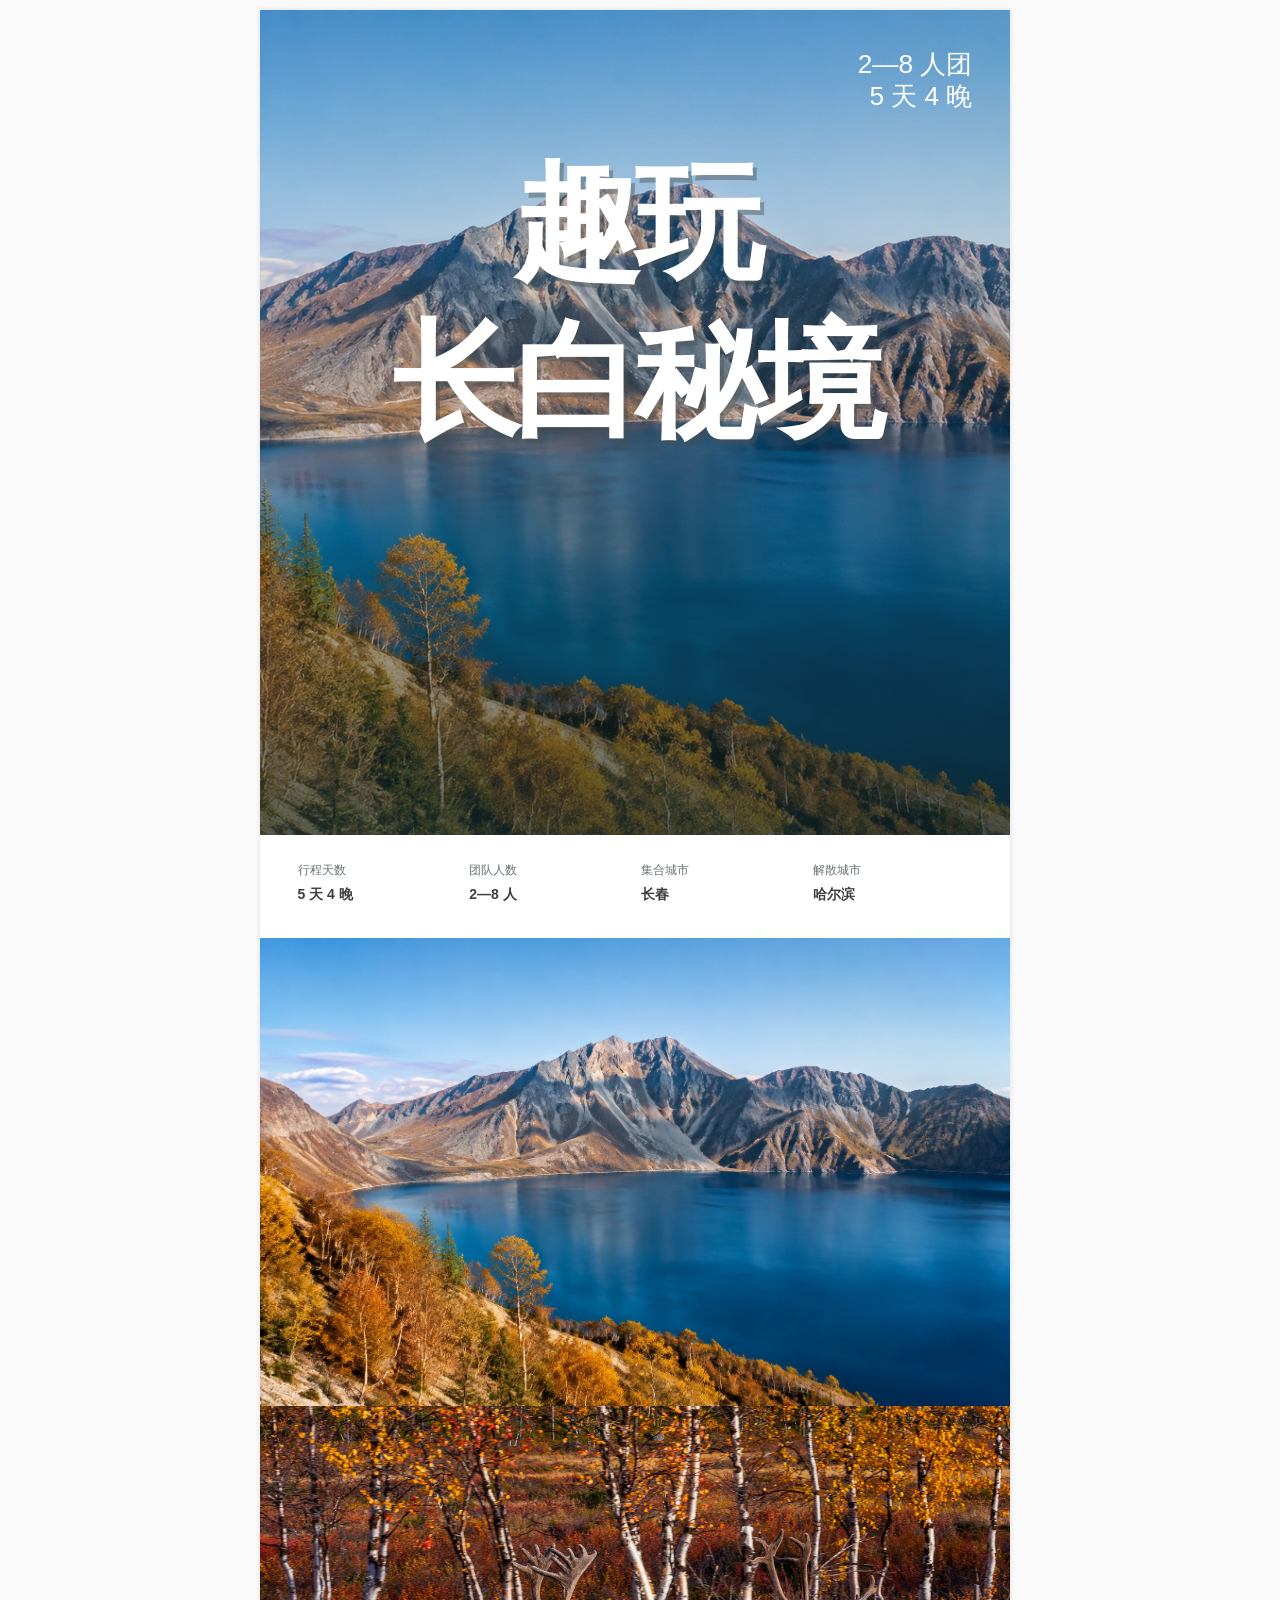
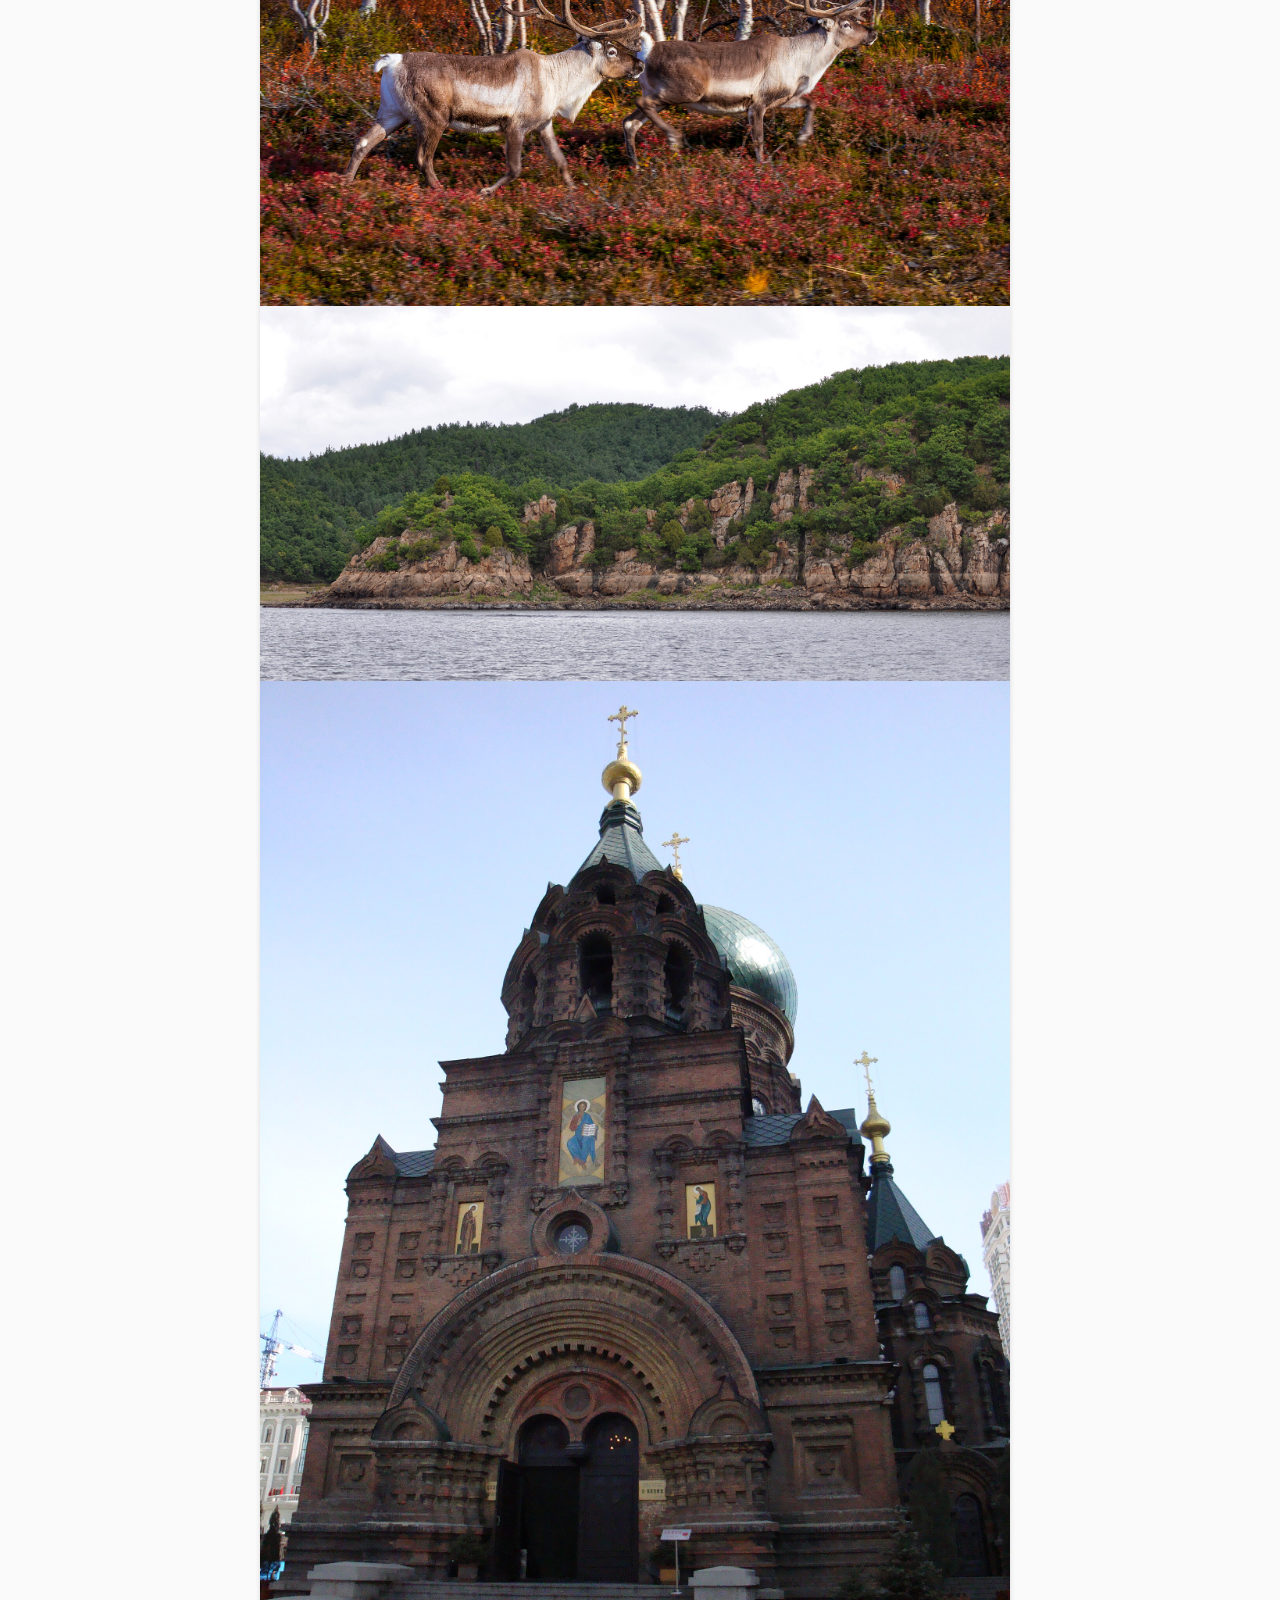
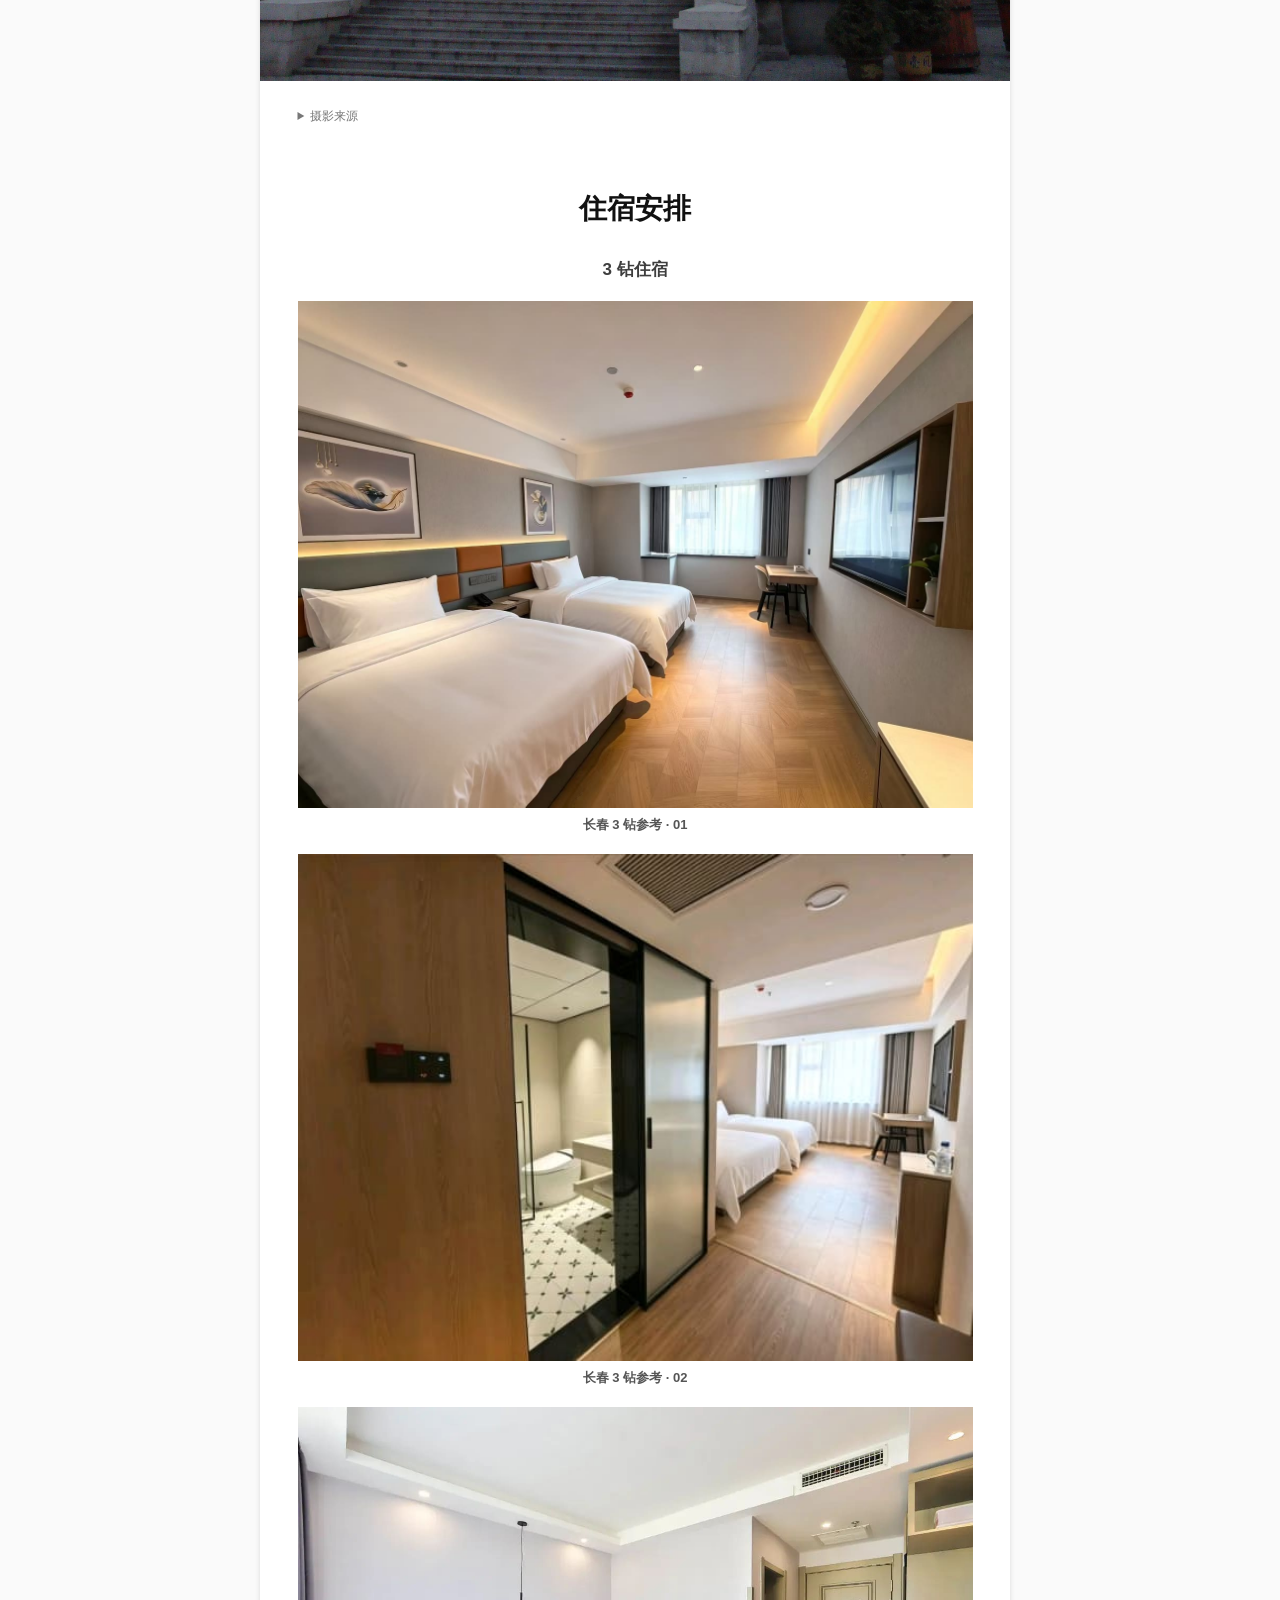
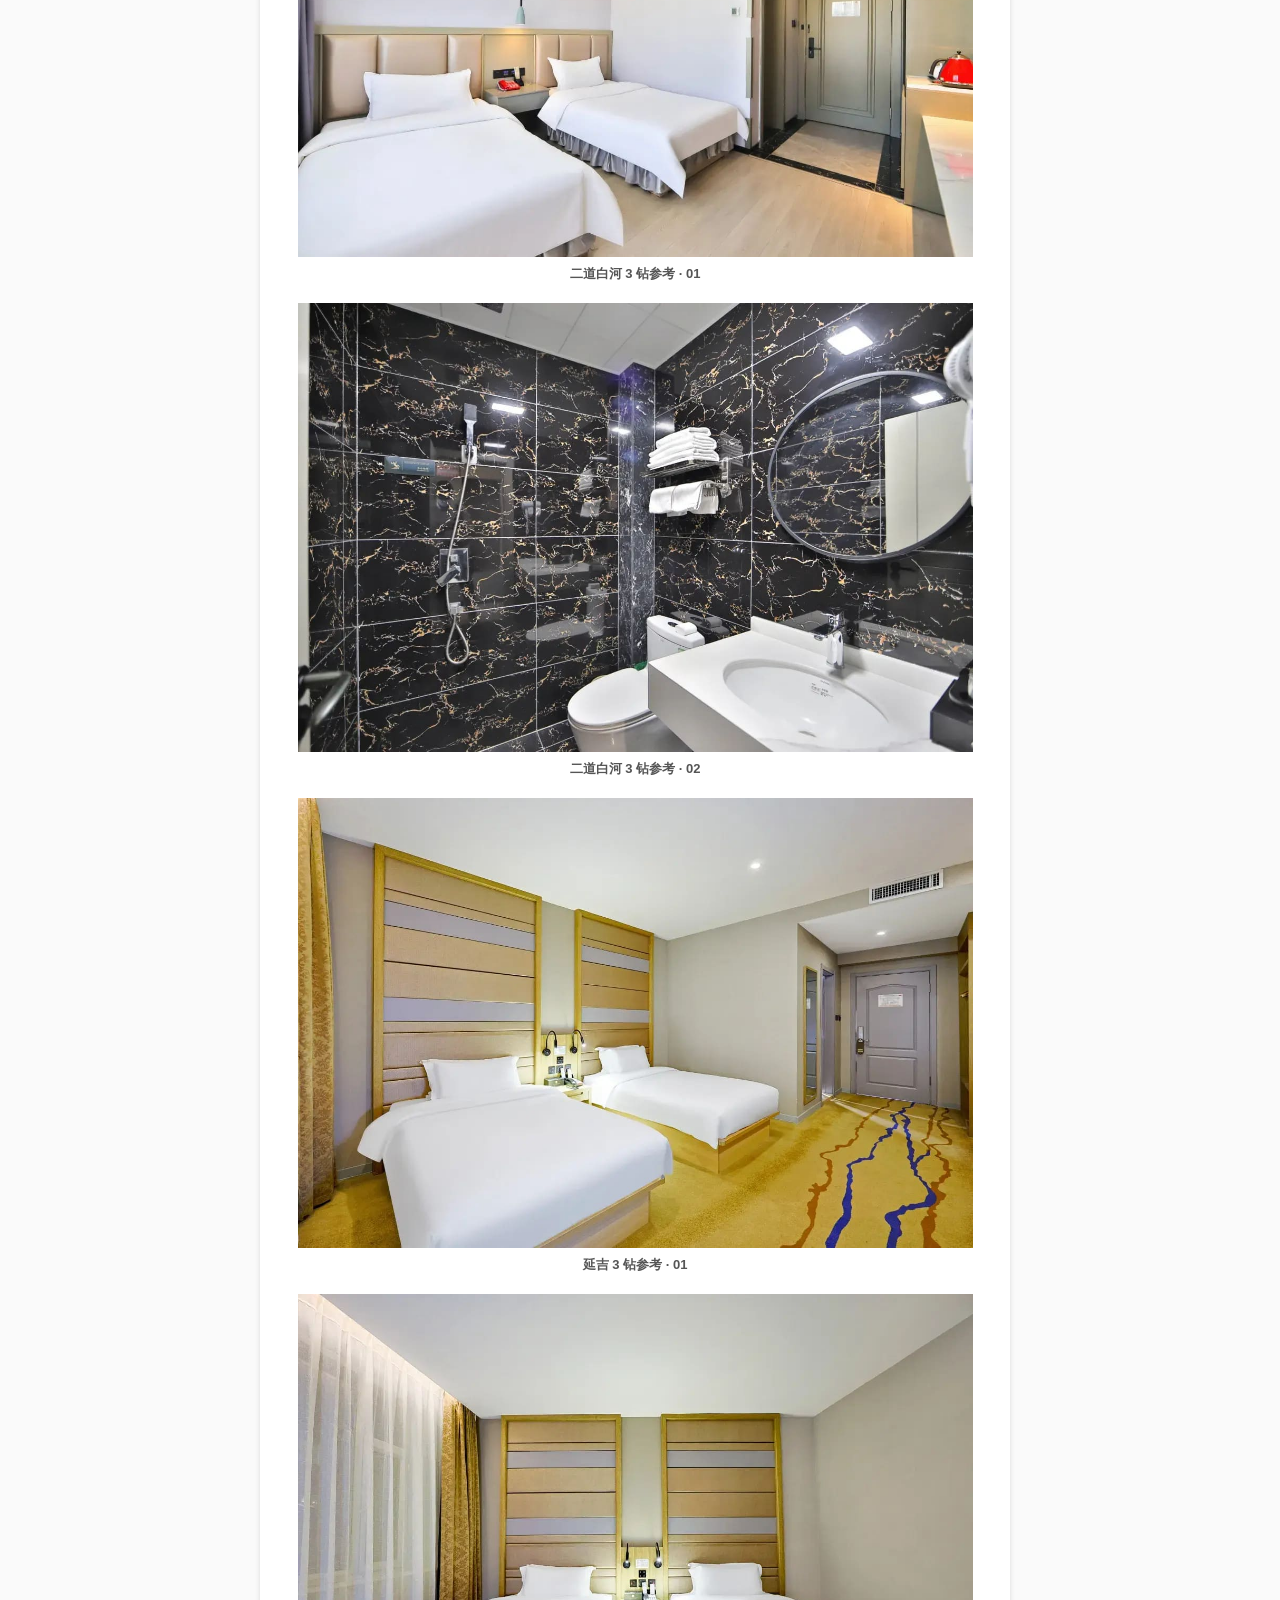
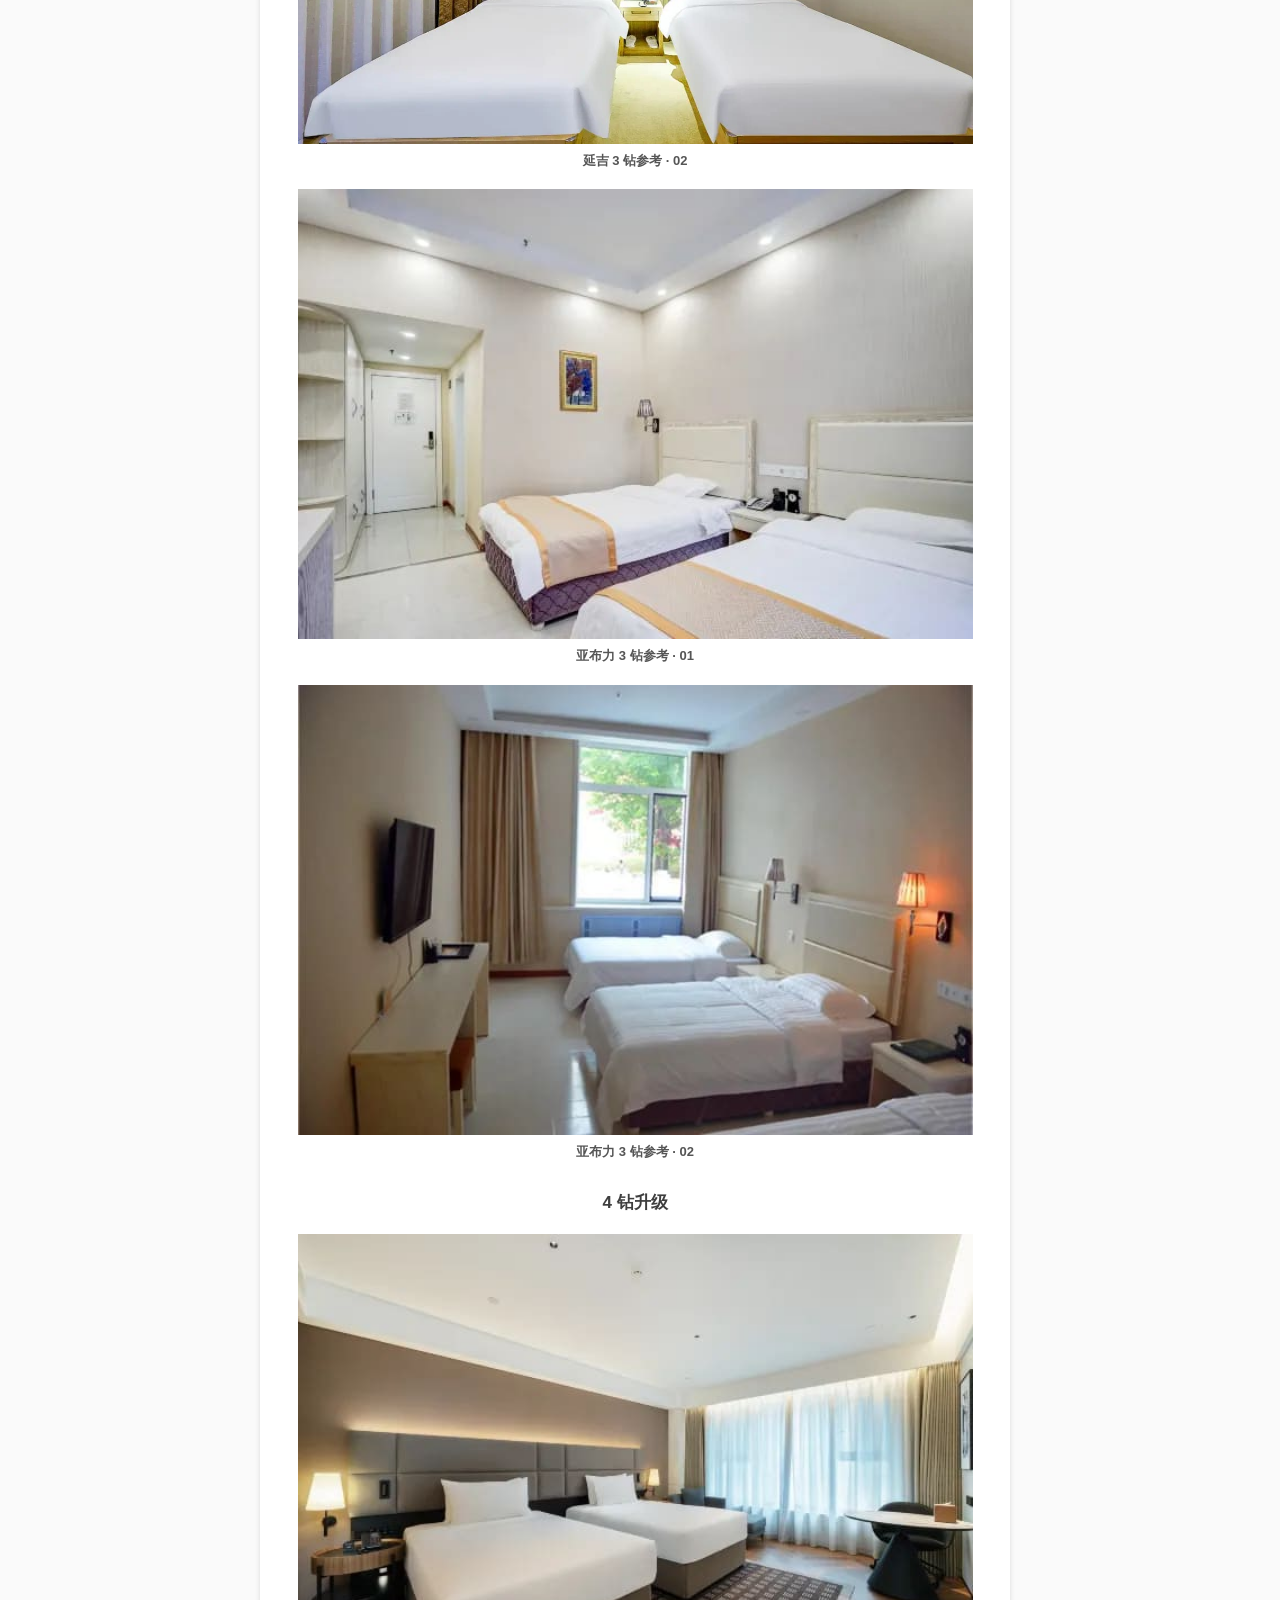
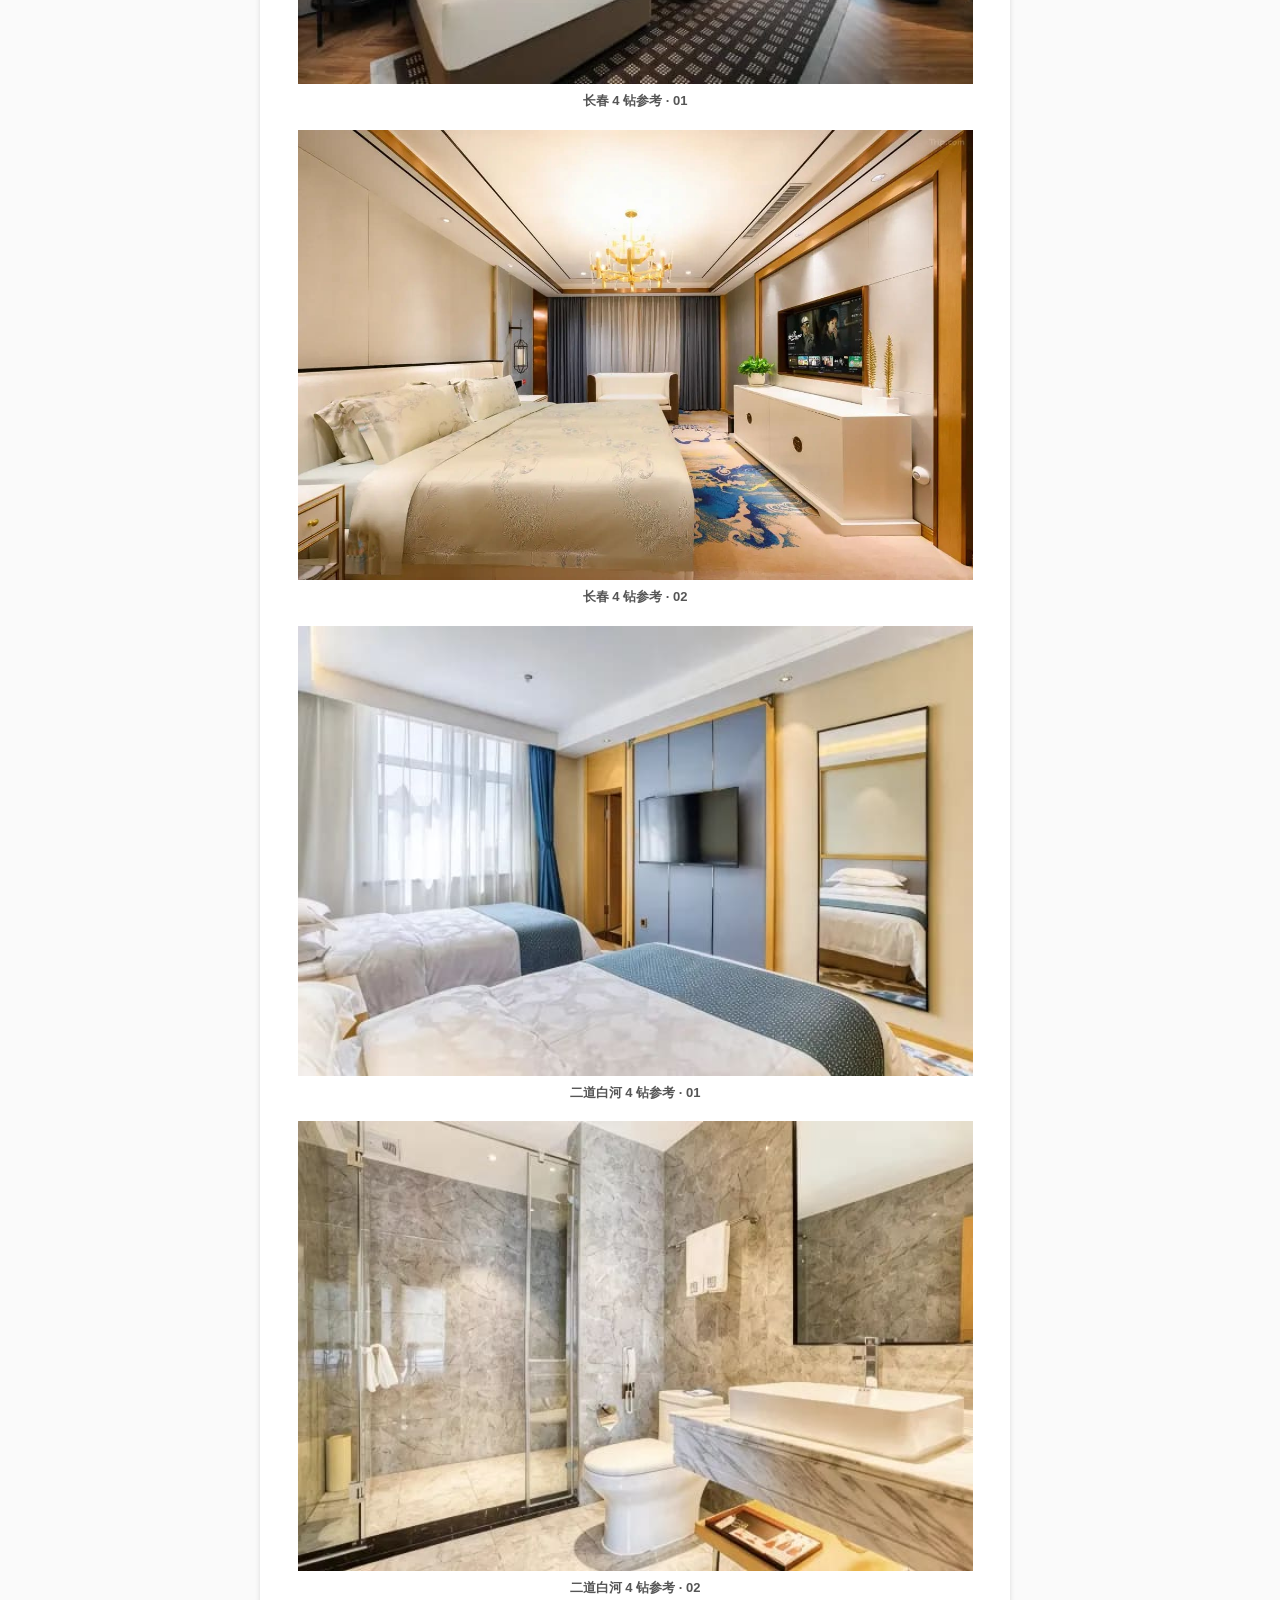
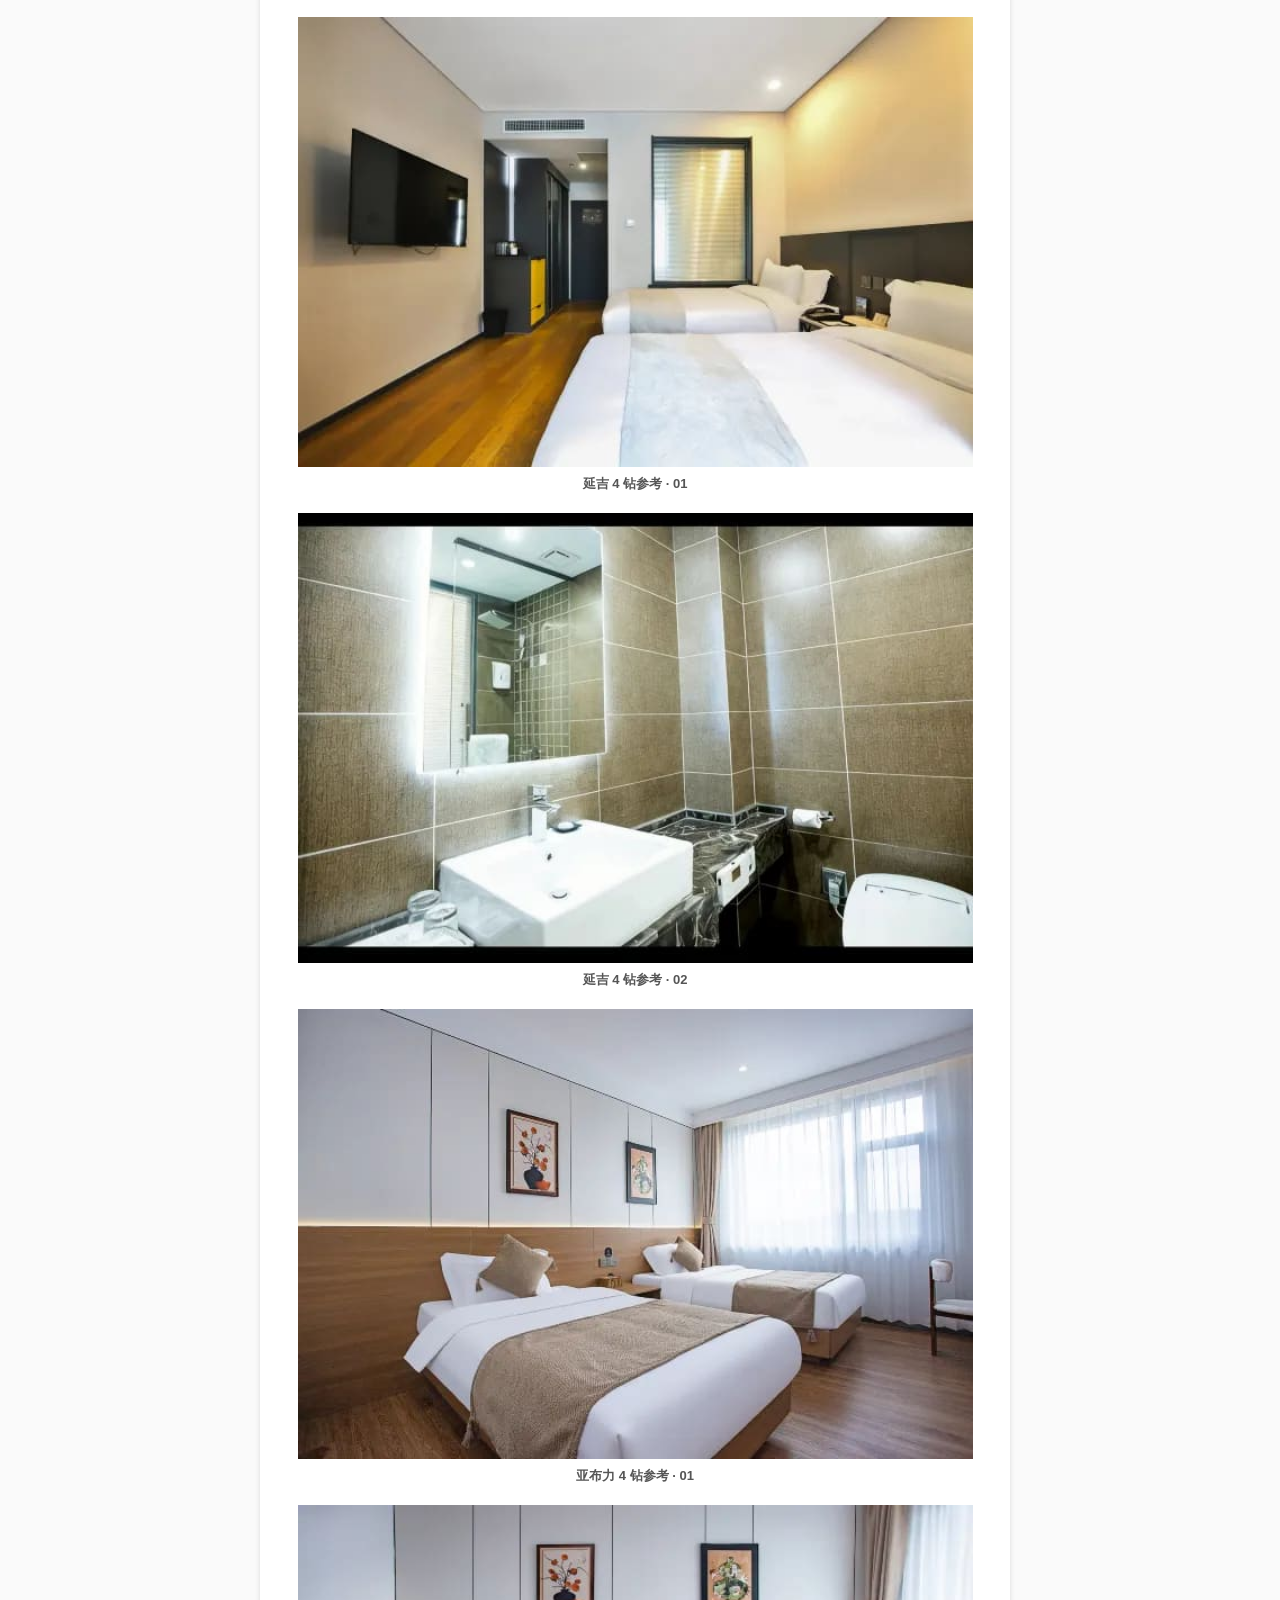
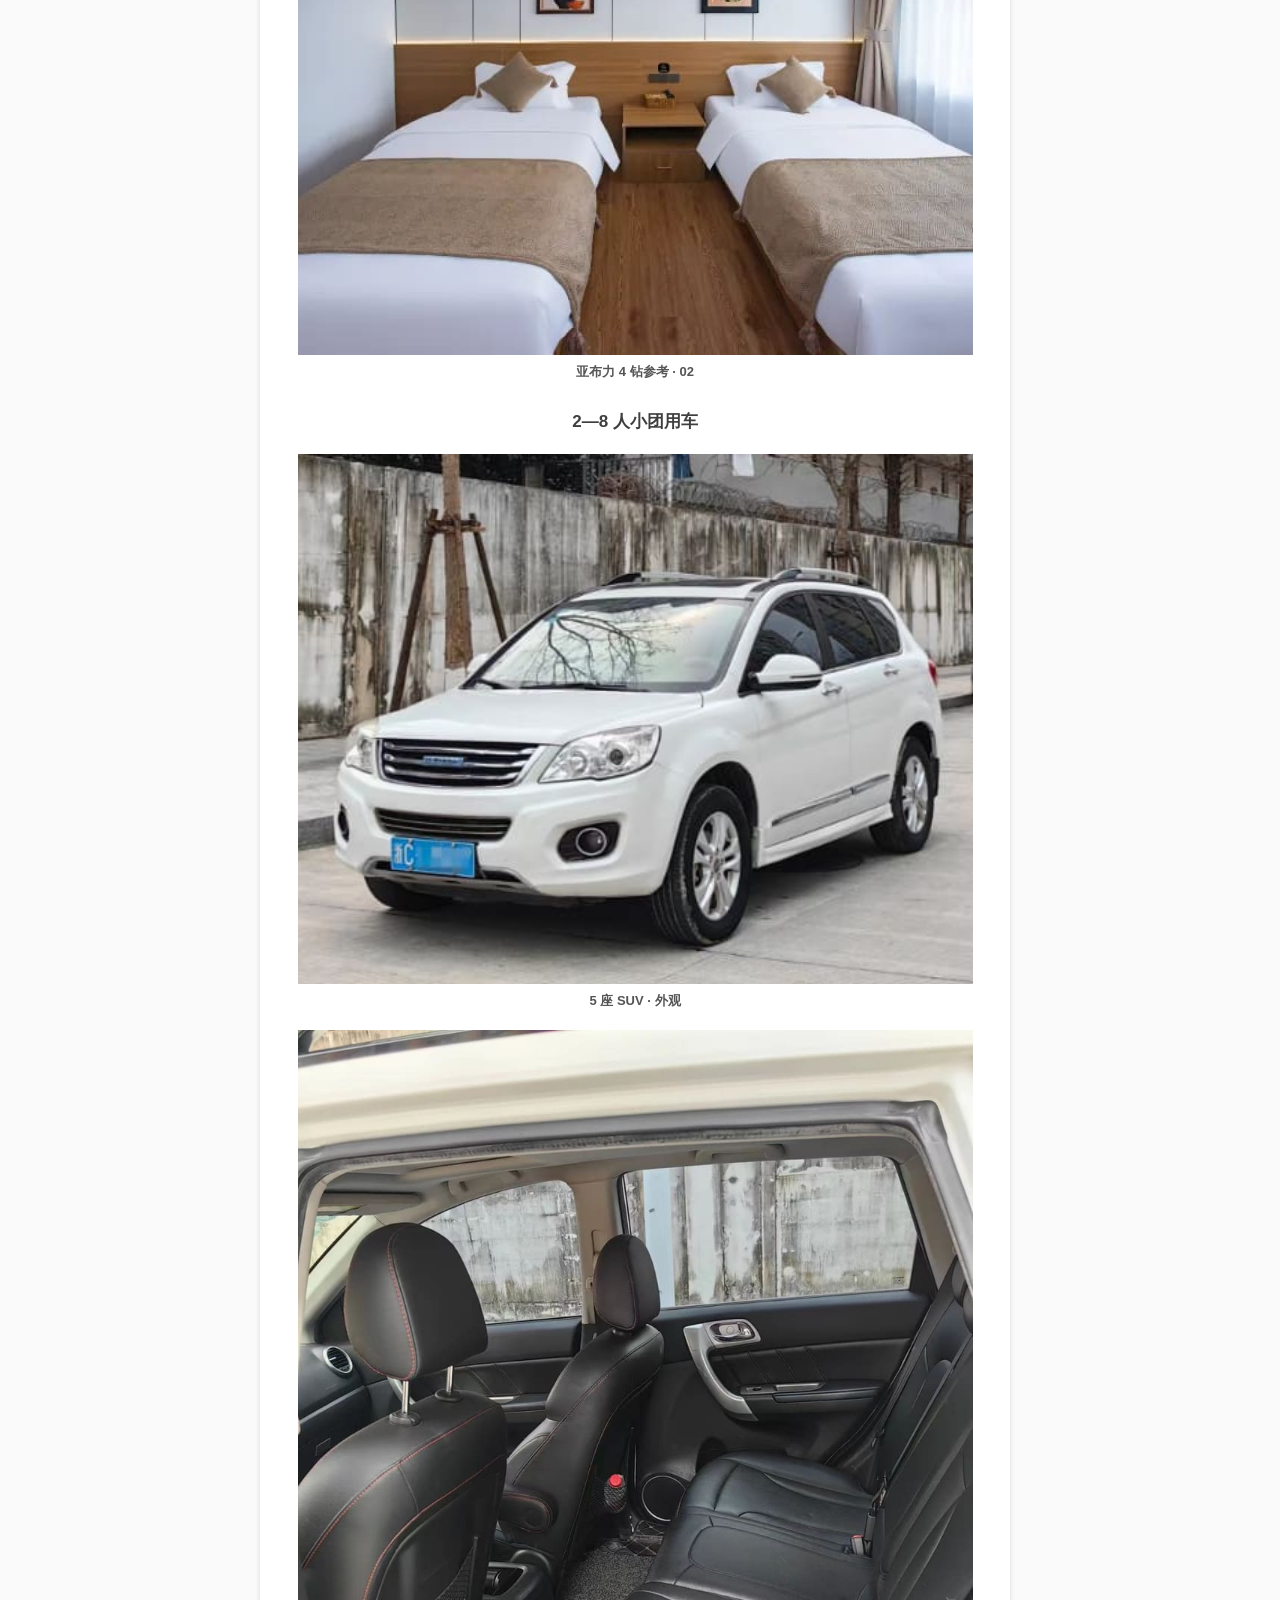
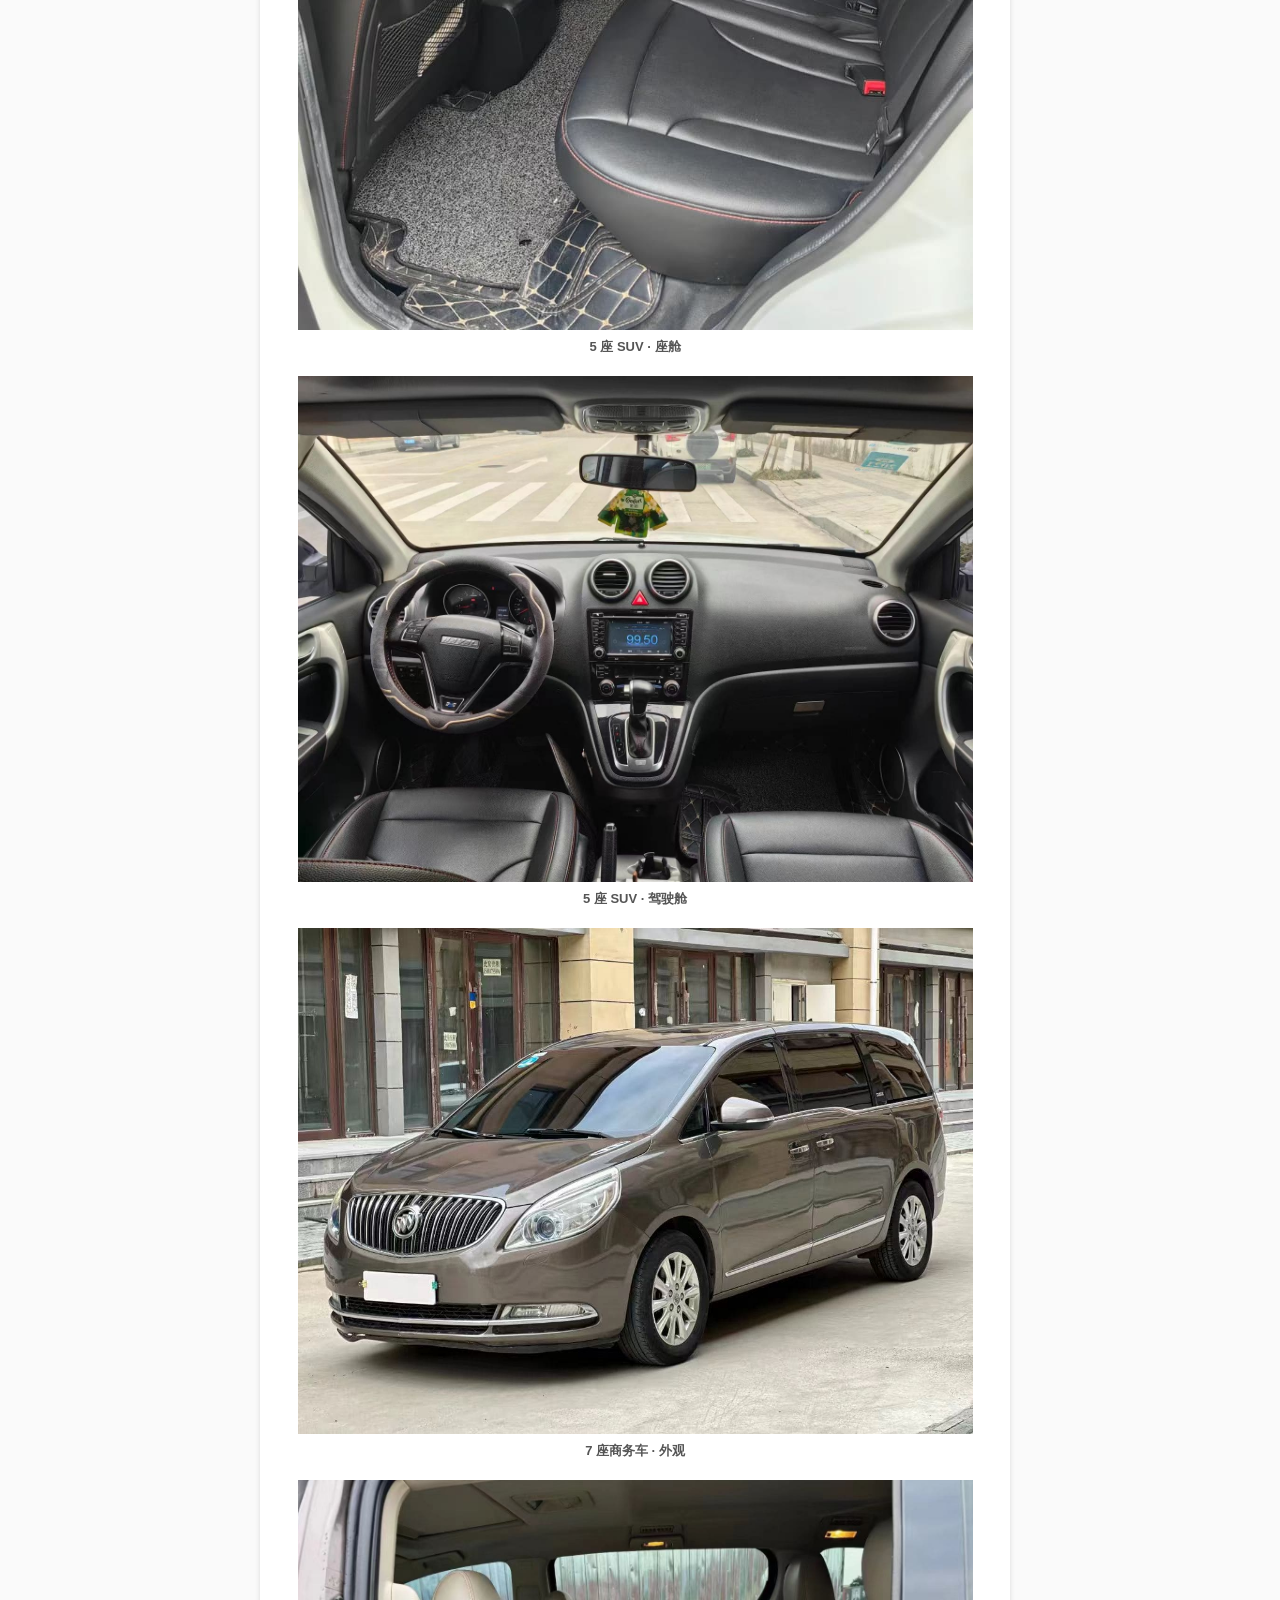
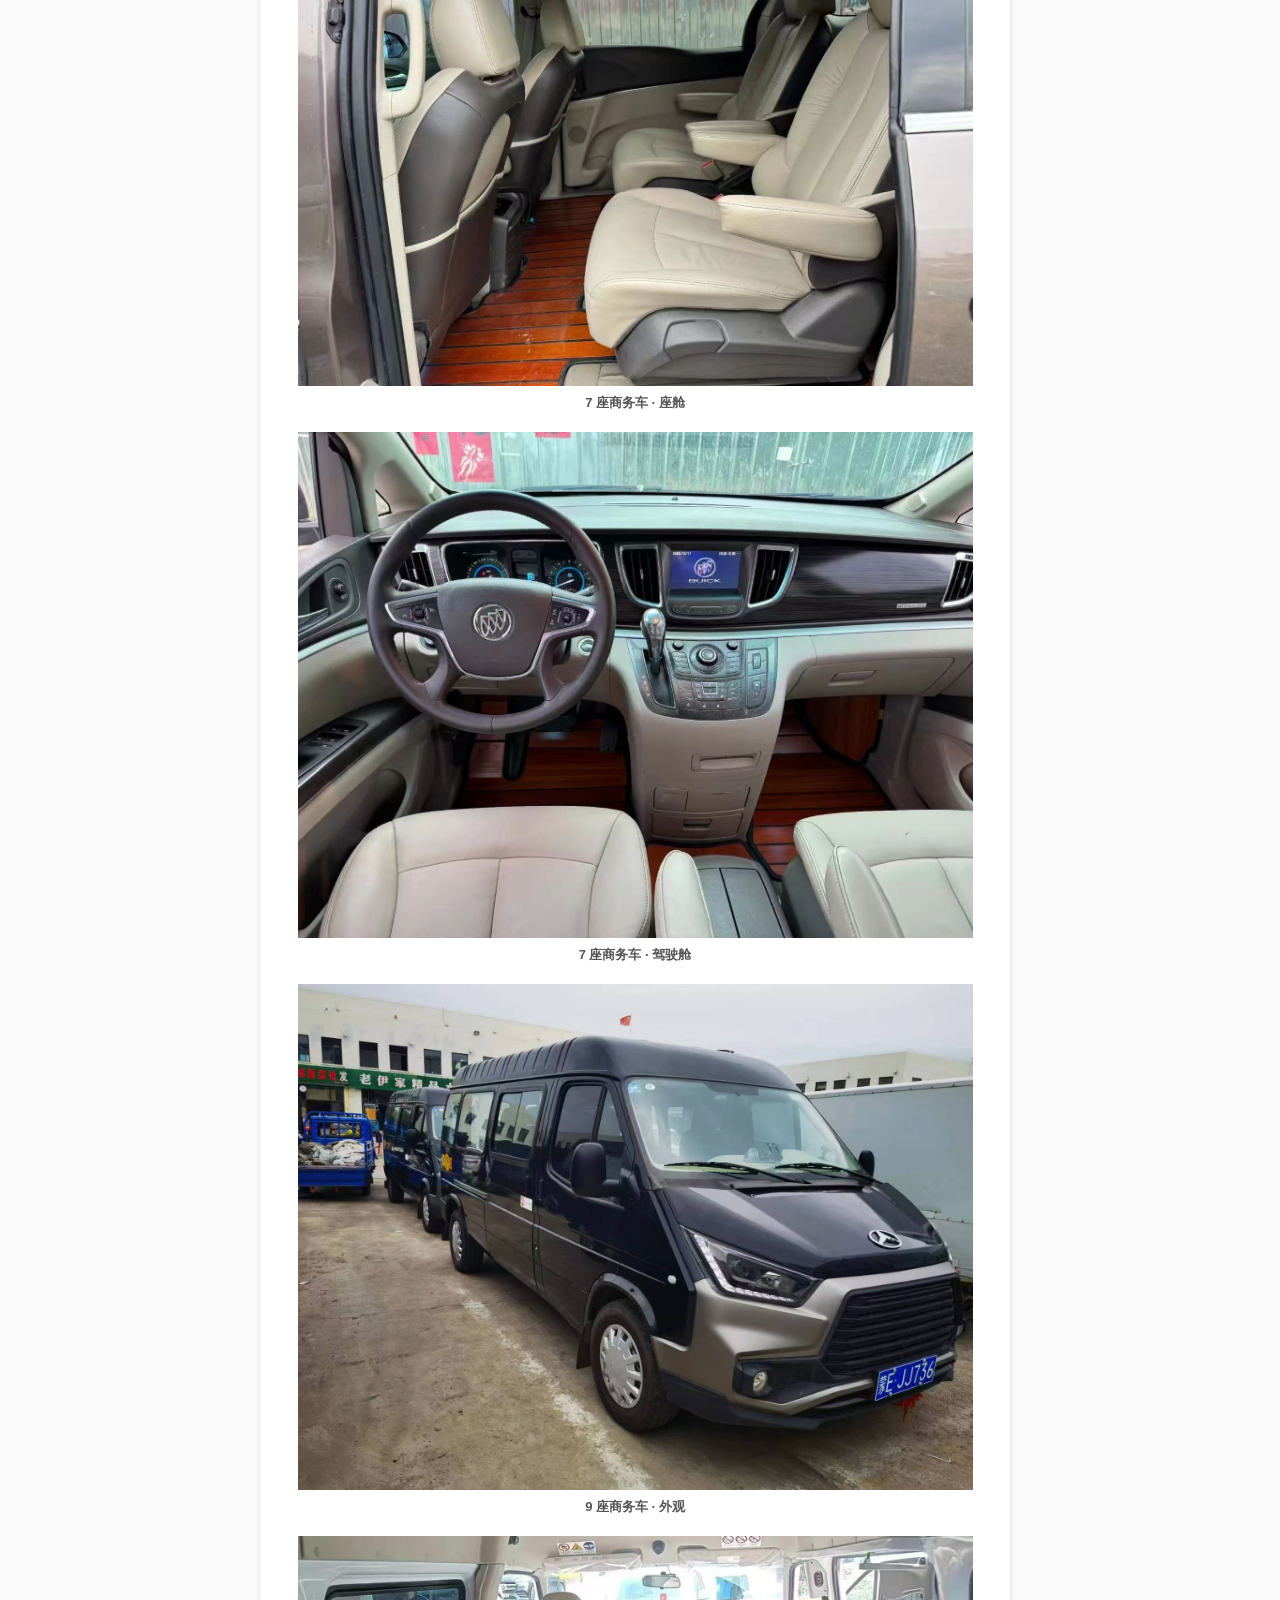
<file: fun-tour-2026/changbai/index.html>
<!doctype html>
<html lang="zh-CN" class="standalone-document">
<head>
  <meta charset="utf-8">
  <meta name="viewport" content="width=device-width, initial-scale=1">
  <meta name="theme-color" content="#0084cc">
  <title>趣玩·长白秘境 5天4晚｜享轻松旅行</title>
  <meta name="description" content="长春进、哈尔滨出，5天4晚2—8人精品小团，串联长白山、延吉、镜泊湖与哈尔滨。">



<link rel="stylesheet" href="../../xiumi-template.css?v=20260906t1">
</head>
<body class="standalone-page theme-fun detail-page">

  <a class="skip-link" href="#main-content">跳到主要内容</a>
  <main id="main-content">
    <section class="template-detail-cover"><img src="../../assets/generated/changbai-v2.jpg" alt="趣玩·长白秘境旅行风景" fetchpriority="high" decoding="async" width="1587" height="991"><span class="detail-route-tag">2—8 人团<br>5 天 4 晚</span><div class="cover-copy"><h1>趣玩<br>长白秘境</h1></div></section>
    <section class="facts"><div class="fact"><span>行程天数</span><strong>5 天 4 晚</strong></div><div class="fact"><span>团队人数</span><strong>2—8 人</strong></div><div class="fact"><span>集合城市</span><strong>长春</strong></div><div class="fact"><span>解散城市</span><strong>哈尔滨</strong></div></section>


    <div class="shell detail-main"><div class="detail-layout"><div>
      <section class="detail-section" id="album"><div class="story-gallery">
        <figure class="story-card featured"><img decoding="async" loading="lazy" src="../../assets/generated/changbai-v2.jpg" alt="长白山天池秋景" width="1587" height="991"></figure>
        <figure class="story-card"><img decoding="async" loading="lazy" src="../assets/arctic-scene-reindeer-hd.jpg" alt="东北森林驯鹿体验" width="1920" height="1280"></figure>
        <figure class="story-card"><img decoding="async" loading="lazy" src="../assets/changbai-scene-mirrorlake-hd.jpg" alt="镜泊湖秋日瀑布" width="1800" height="900"></figure>
        <figure class="story-card wide"><img decoding="async" loading="lazy" src="../assets/changbai-scene-harbin-hd.jpg" alt="哈尔滨城市秋景" width="1920" height="2560"></figure>
      </div><details class="photo-sources"><summary>摄影来源</summary><p>部分风景图来源：<a href="https://commons.wikimedia.org/wiki/File:Saint_Sophia_Cathedral_Harbin.JPG">Wikimedia Commons / Tlrmq</a>、<a href="https://commons.wikimedia.org/wiki/File:Jingpohu_Lake,_Jingpohu_Global_Geopark,_Heilongjiang,_China_(10_September_2014).jpg">William L. Farr</a>、<a href="https://commons.wikimedia.org/wiki/File:Changbai_Shan_Waterfall_080614.jpg">Mätes II</a>，按原许可使用。</p></details></section>
      <section class="detail-section" id="stay"><h2>住宿安排</h2>
        <h3 class="media-subhead">3 钻住宿</h3><div class="media-grid real-media-grid">
          <figure class="media-card"><img decoding="async" loading="lazy" src="../assets/changbai-room-01.jpg" alt="长春三钻酒店客房实景" width="1364" height="1024"><figcaption><b>长春 3 钻参考 · 01</b></figcaption></figure>
          <figure class="media-card"><img decoding="async" loading="lazy" src="../assets/changbai-room-02.jpg" alt="长春三钻酒店客房实景" width="604" height="454"><figcaption><b>长春 3 钻参考 · 02</b></figcaption></figure>
          <figure class="media-card"><img decoding="async" loading="lazy" src="../assets/changbai-room-03.jpg" alt="二道白河三钻酒店客房实景" width="1280" height="853"><figcaption><b>二道白河 3 钻参考 · 01</b></figcaption></figure>
          <figure class="media-card"><img decoding="async" loading="lazy" src="../assets/changbai-room-04.jpg" alt="二道白河三钻酒店卫浴实景" width="1280" height="853"><figcaption><b>二道白河 3 钻参考 · 02</b></figcaption></figure>
          <figure class="media-card"><img decoding="async" loading="lazy" src="../assets/changbai-room-05.jpg" alt="延吉三钻酒店客房实景" width="1280" height="853"><figcaption><b>延吉 3 钻参考 · 01</b></figcaption></figure>
          <figure class="media-card"><img decoding="async" loading="lazy" src="../assets/changbai-room-06.jpg" alt="延吉三钻酒店客房实景" width="1280" height="853"><figcaption><b>延吉 3 钻参考 · 02</b></figcaption></figure>
          <figure class="media-card"><img decoding="async" loading="lazy" src="../assets/changbai-room-07.jpg" alt="亚布力三钻酒店客房实景" width="600" height="400"><figcaption><b>亚布力 3 钻参考 · 01</b></figcaption></figure>
          <figure class="media-card"><img decoding="async" loading="lazy" src="../assets/changbai-room-08.jpg" alt="亚布力三钻酒店客房实景" width="600" height="400"><figcaption><b>亚布力 3 钻参考 · 02</b></figcaption></figure>
        </div>
        <h3 class="media-subhead">4 钻升级</h3><div class="media-grid real-media-grid">
          <figure class="media-card"><img decoding="async" loading="lazy" src="../assets/changbai-room-09.jpg" alt="长春四钻酒店客房实景" width="600" height="400"><figcaption><b>长春 4 钻参考 · 01</b></figcaption></figure>
          <figure class="media-card"><img decoding="async" loading="lazy" src="../assets/changbai-room-10.jpg" alt="长春四钻酒店客房实景" width="1280" height="853"><figcaption><b>长春 4 钻参考 · 02</b></figcaption></figure>
          <figure class="media-card"><img decoding="async" loading="lazy" src="../assets/changbai-room-11.jpg" alt="二道白河四钻酒店客房实景" width="600" height="400"><figcaption><b>二道白河 4 钻参考 · 01</b></figcaption></figure>
          <figure class="media-card"><img decoding="async" loading="lazy" src="../assets/changbai-room-12.jpg" alt="二道白河四钻酒店卫浴实景" width="600" height="400"><figcaption><b>二道白河 4 钻参考 · 02</b></figcaption></figure>
          <figure class="media-card"><img decoding="async" loading="lazy" src="../assets/changbai-room-13.jpg" alt="延吉四钻酒店客房实景" width="600" height="400"><figcaption><b>延吉 4 钻参考 · 01</b></figcaption></figure>
          <figure class="media-card"><img decoding="async" loading="lazy" src="../assets/changbai-room-14.jpg" alt="延吉四钻酒店卫浴实景" width="600" height="400"><figcaption><b>延吉 4 钻参考 · 02</b></figcaption></figure>
          <figure class="media-card"><img decoding="async" loading="lazy" src="../assets/changbai-room-15.jpg" alt="亚布力四钻酒店客房实景" width="600" height="400"><figcaption><b>亚布力 4 钻参考 · 01</b></figcaption></figure>
          <figure class="media-card"><img decoding="async" loading="lazy" src="../assets/changbai-room-16.jpg" alt="亚布力四钻酒店客房实景" width="600" height="400"><figcaption><b>亚布力 4 钻参考 · 02</b></figcaption></figure>
        </div>
        <h3 class="media-subhead">2—8 人小团用车</h3><div class="media-grid real-media-grid">
          <figure class="media-card vehicle"><img decoding="async" loading="lazy" src="../assets/changbai-car-suv-01.jpg" alt="五座SUV外观实景" width="490" height="385"><figcaption><b>5 座 SUV · 外观</b></figcaption></figure>
          <figure class="media-card vehicle"><img decoding="async" loading="lazy" src="../assets/changbai-car-suv-02.jpg" alt="五座SUV座舱实景" width="900" height="1200"><figcaption><b>5 座 SUV · 座舱</b></figcaption></figure>
          <figure class="media-card vehicle"><img decoding="async" loading="lazy" src="../assets/changbai-car-suv-03.jpg" alt="五座SUV驾驶舱实景" width="1440" height="1080"><figcaption><b>5 座 SUV · 驾驶舱</b></figcaption></figure>
          <figure class="media-card vehicle"><img decoding="async" loading="lazy" src="../assets/changbai-car-mpv-01.jpg" alt="七座商务车外观实景" width="1080" height="810"><figcaption><b>7 座商务车 · 外观</b></figcaption></figure>
          <figure class="media-card vehicle"><img decoding="async" loading="lazy" src="../assets/changbai-car-mpv-02.jpg" alt="七座商务车座舱实景" width="1440" height="1080"><figcaption><b>7 座商务车 · 座舱</b></figcaption></figure>
          <figure class="media-card vehicle"><img decoding="async" loading="lazy" src="../assets/changbai-car-mpv-03.jpg" alt="七座商务车驾驶舱实景" width="1440" height="1080"><figcaption><b>7 座商务车 · 驾驶舱</b></figcaption></figure>
          <figure class="media-card vehicle"><img decoding="async" loading="lazy" src="../assets/changbai-car-9seat-01.jpg" alt="九座商务车外观实景" width="1600" height="1200"><figcaption><b>9 座商务车 · 外观</b></figcaption></figure>
          <figure class="media-card vehicle"><img decoding="async" loading="lazy" src="../assets/changbai-car-9seat-02.jpg" alt="九座商务车座舱实景" width="1600" height="1200"><figcaption><b>9 座商务车 · 座舱</b></figcaption></figure>
          <figure class="media-card vehicle"><img decoding="async" loading="lazy" src="../assets/changbai-car-9seat-03.jpg" alt="九座商务车外观实景" width="900" height="1200"><figcaption><b>9 座商务车 · 车型参考</b></figcaption></figure>
        </div>
        <div class="spec-list"><div class="spec-row"><span>3 钻方案</span><strong>长春、二道白河、延吉各 1 晚网评 3 钻酒店。</strong></div><div class="spec-row"><span>4 钻方案</span><strong>长春、二道白河、延吉各 1 晚网评 4 钻酒店。</strong></div><div class="spec-row"><span>亚布力 / 虎峰岭</span><strong>两种方案均安排经济型酒店 1 晚，独立卫浴、独立空调及热水。</strong></div><div class="spec-row"><span>房型说明</span><strong>默认双床房；大床、三人间等需求需提前提出，旺季不保证协调成功。</strong></div><div class="spec-row"><span>车辆说明</span><strong>每团最多 8 人，根据成团人数调配车辆；司机负责行程衔接，不陪同进入景区。</strong></div></div>
      </section>
<section class="detail-section" id="itinerary"><h2>详细行程</h2><div class="timeline">
        <article class="day"><span class="day-label">D1</span><h3>全国各地 → 长春</h3><p>抵达长春，安排 24 小时专属接机或接站，入住长春钻级酒店。全天餐食自理，可按抵达时间自由探索城市。</p></article>
        <article class="day"><span class="day-label">D2</span><h3>长春 → 净月潭 → 二道白河</h3><p>游览净月潭国家森林公园，前往长白山脚下的二道白河；体验雪绒花驯鹿园，漫步美人松廊桥公园、恩都里与稻米驿站。含早餐。</p></article>
        <article class="day"><span class="day-label">D3</span><h3>长白山北景区 → 延吉</h3><p>进入长白山北坡，视天气游览天池，并打卡长白瀑布、聚龙温泉群、绿渊潭等核心景观；傍晚前往延吉网红弹幕墙。含早餐。</p></article>
        <article class="day"><span class="day-label">D4</span><h3>延吉 → 镜泊湖 → 横道河子</h3><p>逛延吉水上市场早市与朝鲜族民俗园，之后游览镜泊湖吊水楼瀑布、镜泊湖码头；继续前往横道河子俄式小镇，打卡俄罗斯老街、教堂外观与油画村。含早餐。</p></article>
        <article class="day"><span class="day-label">D5</span><h3>亚布力 / 虎峰岭 → 哈尔滨散团</h3><p>抵达哈尔滨，打卡圣索菲亚教堂外观、中东铁路网红桥、防洪胜利纪念塔与中央大街，随后统一送团。建议预订 19:00 以后返程交通。含早餐。</p></article>
      </div></section>



      <section class="price-section" id="prices"><h2>产品报价</h2><div class="price-plans">
        <div class="price-plan"><div class="price-plan-head"><b>3 钻舒适方案</b><strong>¥2480 起</strong></div><div class="price-scroll" role="region" aria-label="按团期查看成人、儿童和单房差报价"><table class="fare-table"><caption class="sr-only">团期报价，单位人民币元</caption><thead><tr><th scope="col">出发日期</th><th scope="col">成人</th><th scope="col">儿童</th><th scope="col">单房差</th></tr></thead><tbody><tr><th scope="row">8月21日—9月29日</th><td data-label="成人"><strong>¥2480</strong></td><td data-label="儿童">¥1680</td><td data-label="单房差">¥500</td></tr><tr><th scope="row">9月30日—10月6日</th><td data-label="成人"><strong>¥2780</strong></td><td data-label="儿童">¥1680</td><td data-label="单房差">¥800</td></tr></tbody></table></div><div class="price-extra">车差：¥1000 每位置　·　哈尔滨续住 3 钻：¥200 / ¥240 每间</div></div>
        <div class="price-plan"><div class="price-plan-head"><b>4 钻升级方案</b><strong>¥2680 起</strong></div><div class="price-scroll" role="region" aria-label="按团期查看成人、儿童和单房差报价"><table class="fare-table"><caption class="sr-only">团期报价，单位人民币元</caption><thead><tr><th scope="col">出发日期</th><th scope="col">成人</th><th scope="col">儿童</th><th scope="col">单房差</th></tr></thead><tbody><tr><th scope="row">8月21日—9月29日</th><td data-label="成人"><strong>¥2680</strong></td><td data-label="儿童">¥1680</td><td data-label="单房差">¥700</td></tr><tr><th scope="row">9月30日—10月6日</th><td data-label="成人"><strong>¥2980</strong></td><td data-label="儿童">¥1680</td><td data-label="单房差">¥1000</td></tr></tbody></table></div><div class="price-extra">车差：¥1000 / ¥1100 每位置　·　哈尔滨续住 4 钻：¥320 / ¥380 每间</div></div>
      </div><p class="price-footnote">以上依次对应常规期 / 国庆期，均为每人销售价；儿童不占床、不含早餐。续住价以实际入住日期为准，最终以报名确认单为准。</p></section>

      <section class="detail-section" id="services"><h2>服务标准</h2><div class="info-grid">
        <div class="info-card"><h3>住宿</h3><p>长春钻级酒店 1 晚、二道白河钻级酒店 1 晚、延吉钻级酒店 1 晚、亚布力或虎峰岭经济型住宿 1 晚。单人入住可能产生单房差。</p></div>
        <div class="info-card"><h3>用餐</h3><p>含酒店早餐 4 次，其余正餐自理。自由选择当地风味，也便于照顾不同饮食习惯。</p></div>
        <div class="info-card"><h3>用车与服务</h3><p>按实际人数安排车型，团队上限 8 人。司机负责行程衔接、简单讲解与协助，不进入景区陪同讲解。</p></div>
        <div class="info-card"><h3>门票</h3><p>包含行程所列景区首道门票及景区官方必乘交通；演出、体验项目、景区内非必乘小交通等以现场自愿选择为准。</p></div>
      </div></section>

      <section class="detail-section"><h2>重要说明</h2><div class="notice">长白山门票通常提前 7 天开放预约，实行实名制。天池是否开放受天气影响，以景区当日通知为准；请勿自行重复购买冲突日期门票。</div></section>
    </div>

    <aside class="sidebar"><div class="side-card"><h3>报名提示</h3><p>60 岁以上游客需结合身体情况确认出行；70 岁以上建议家属陪同。孕妇不建议报名，未成年人须由家属陪同。</p></div></aside>
    </div></div>
  </main>

</body>
</html>
</file>
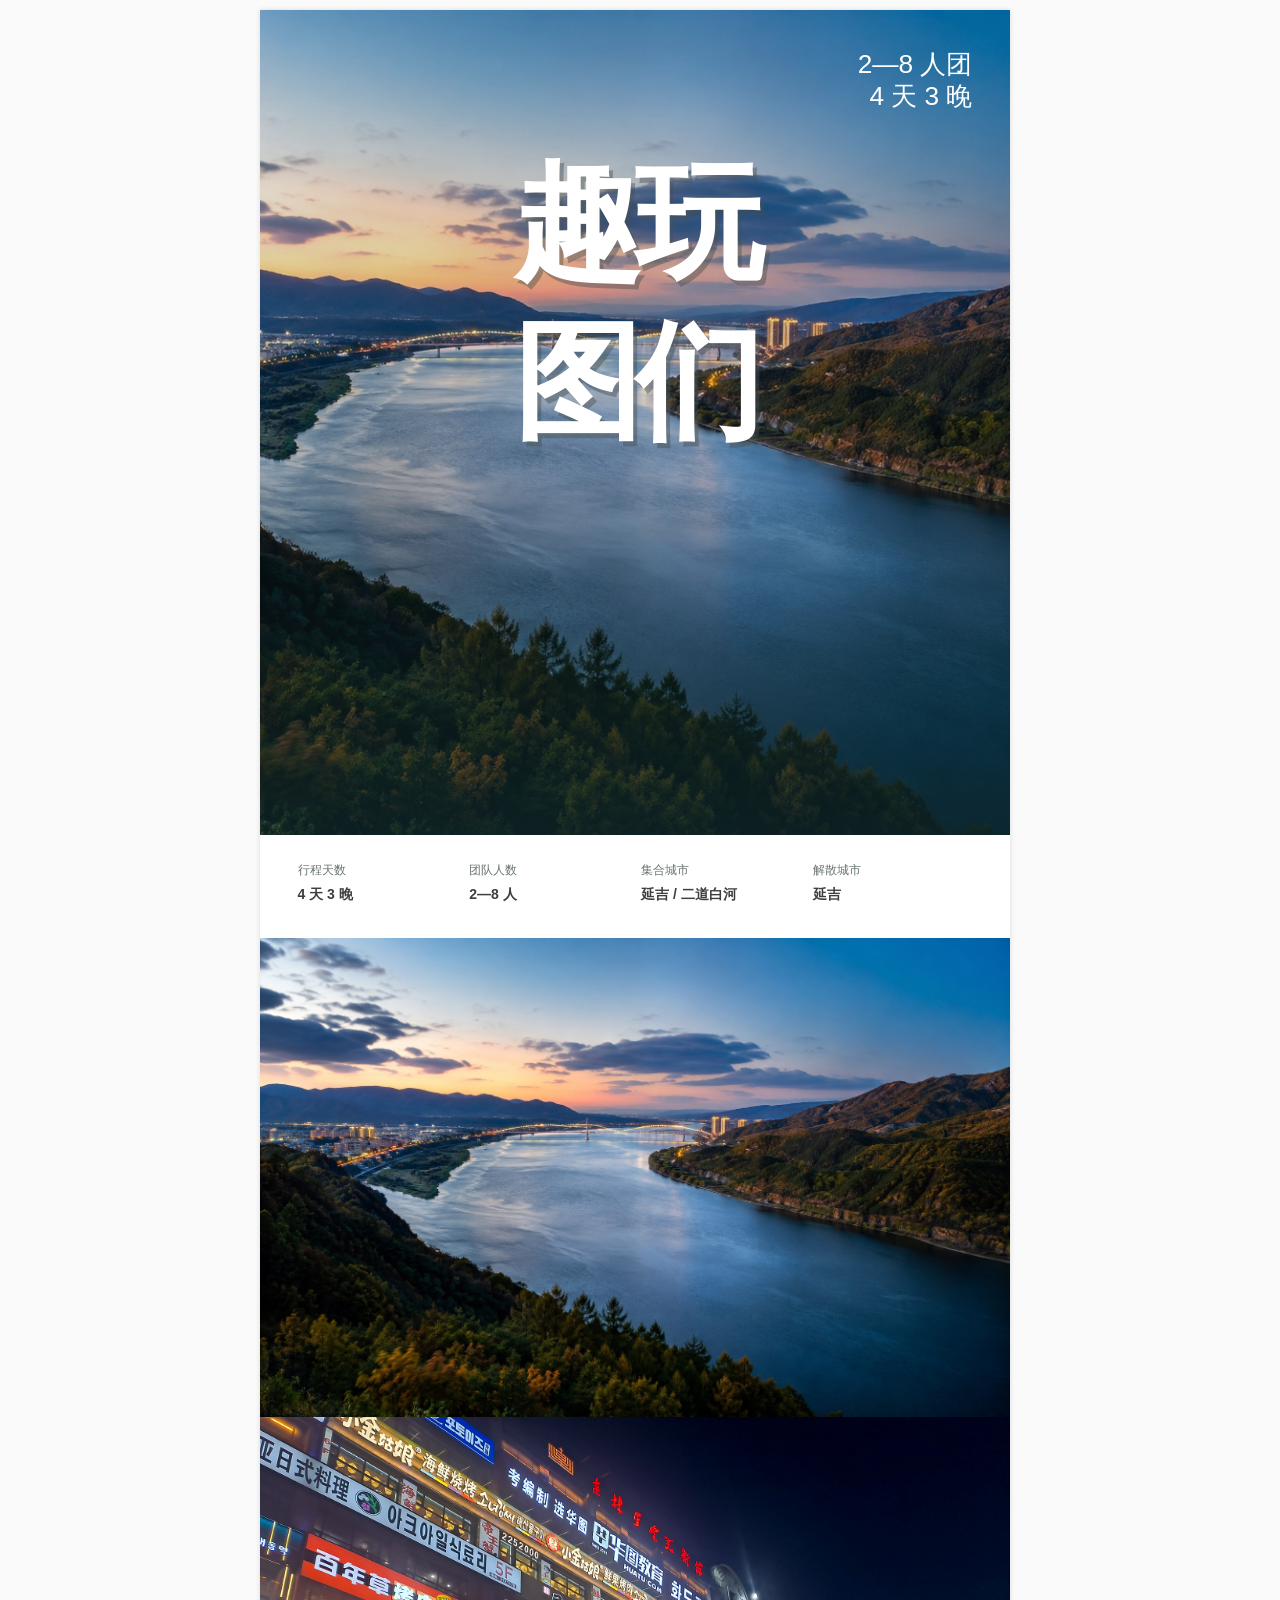
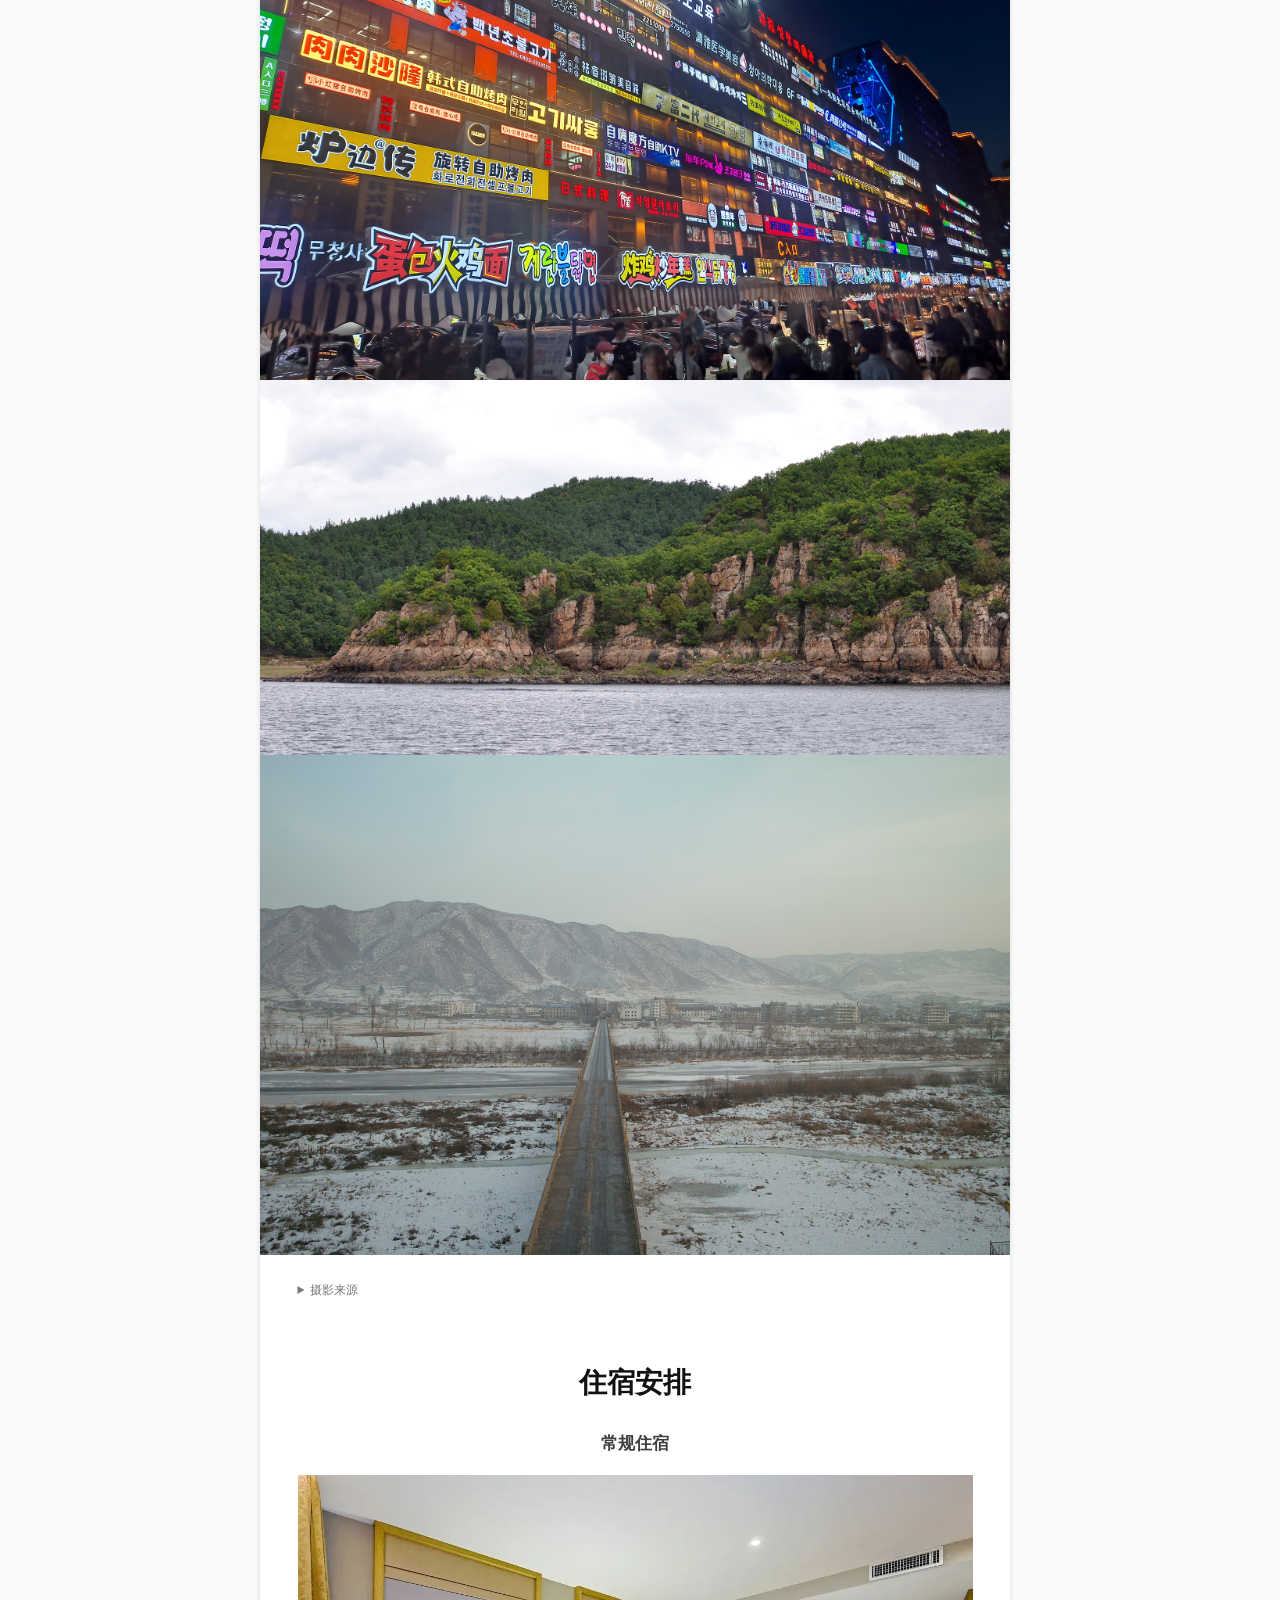
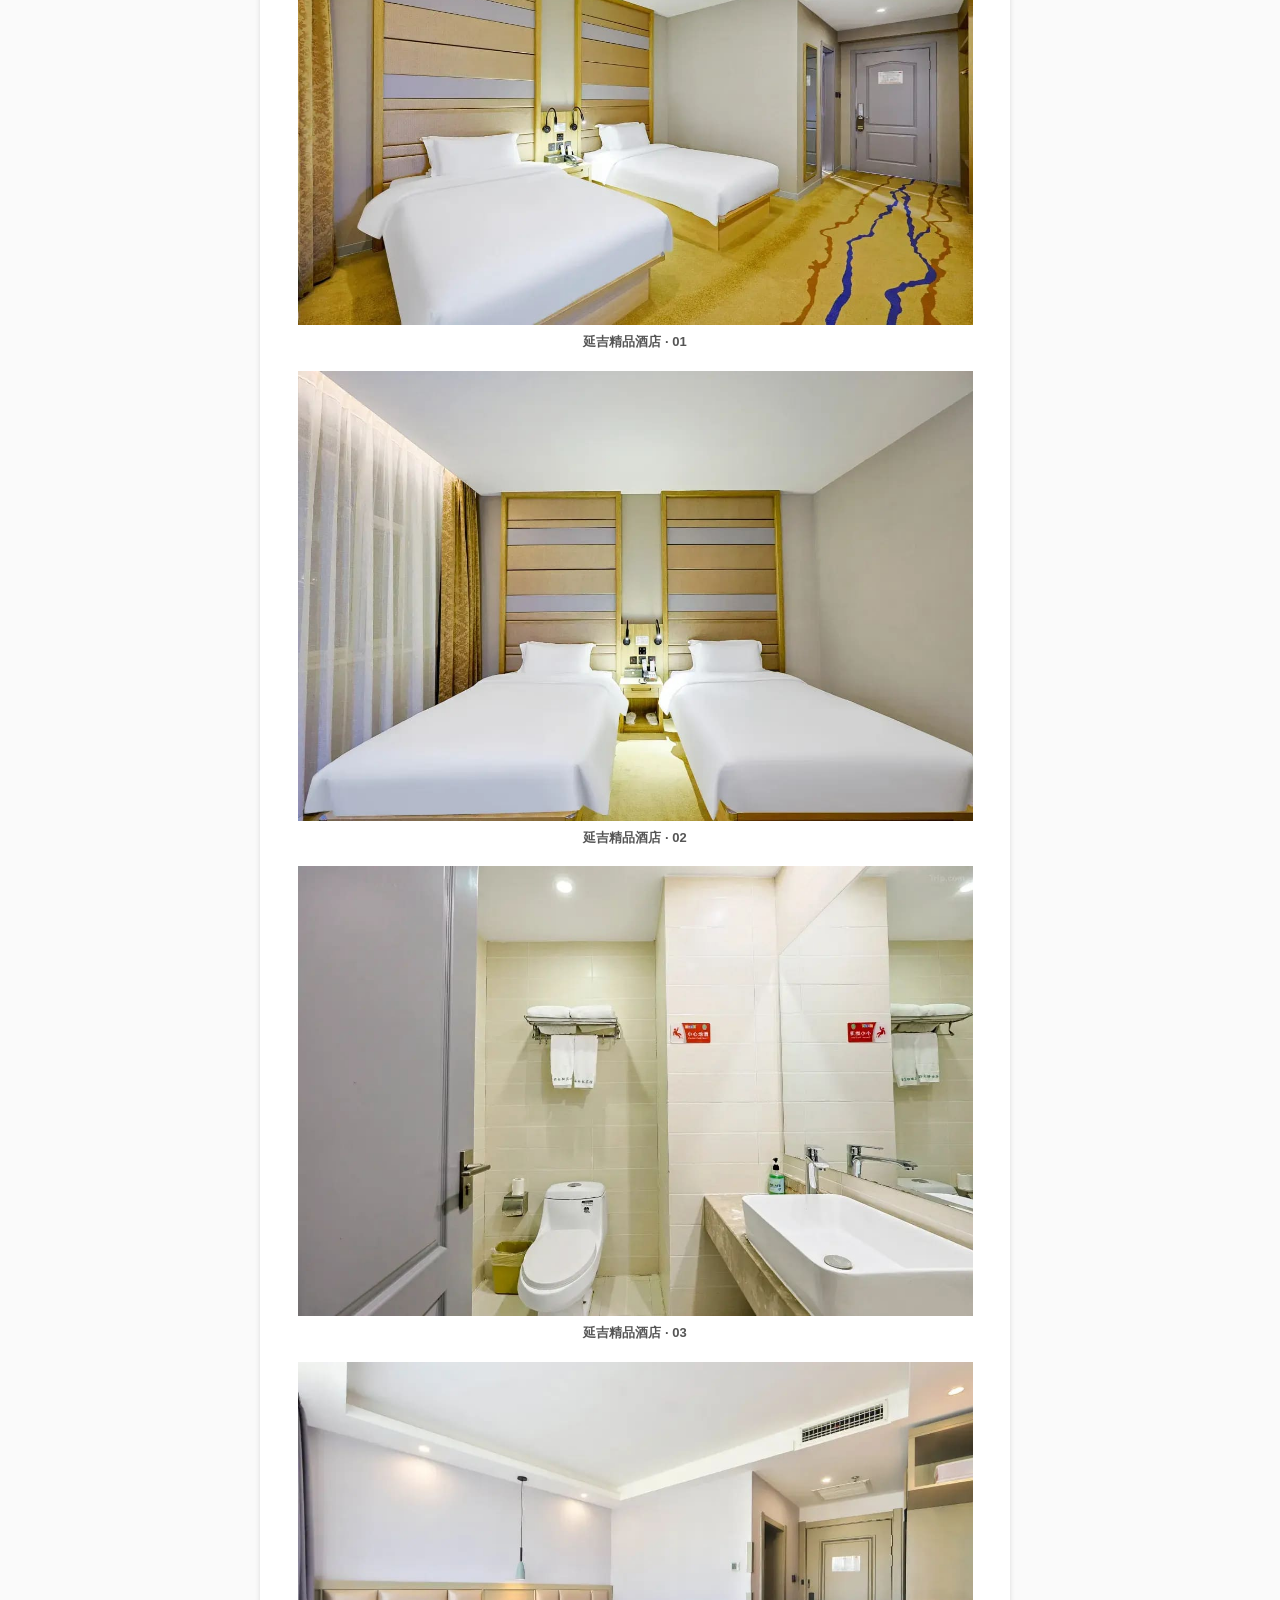
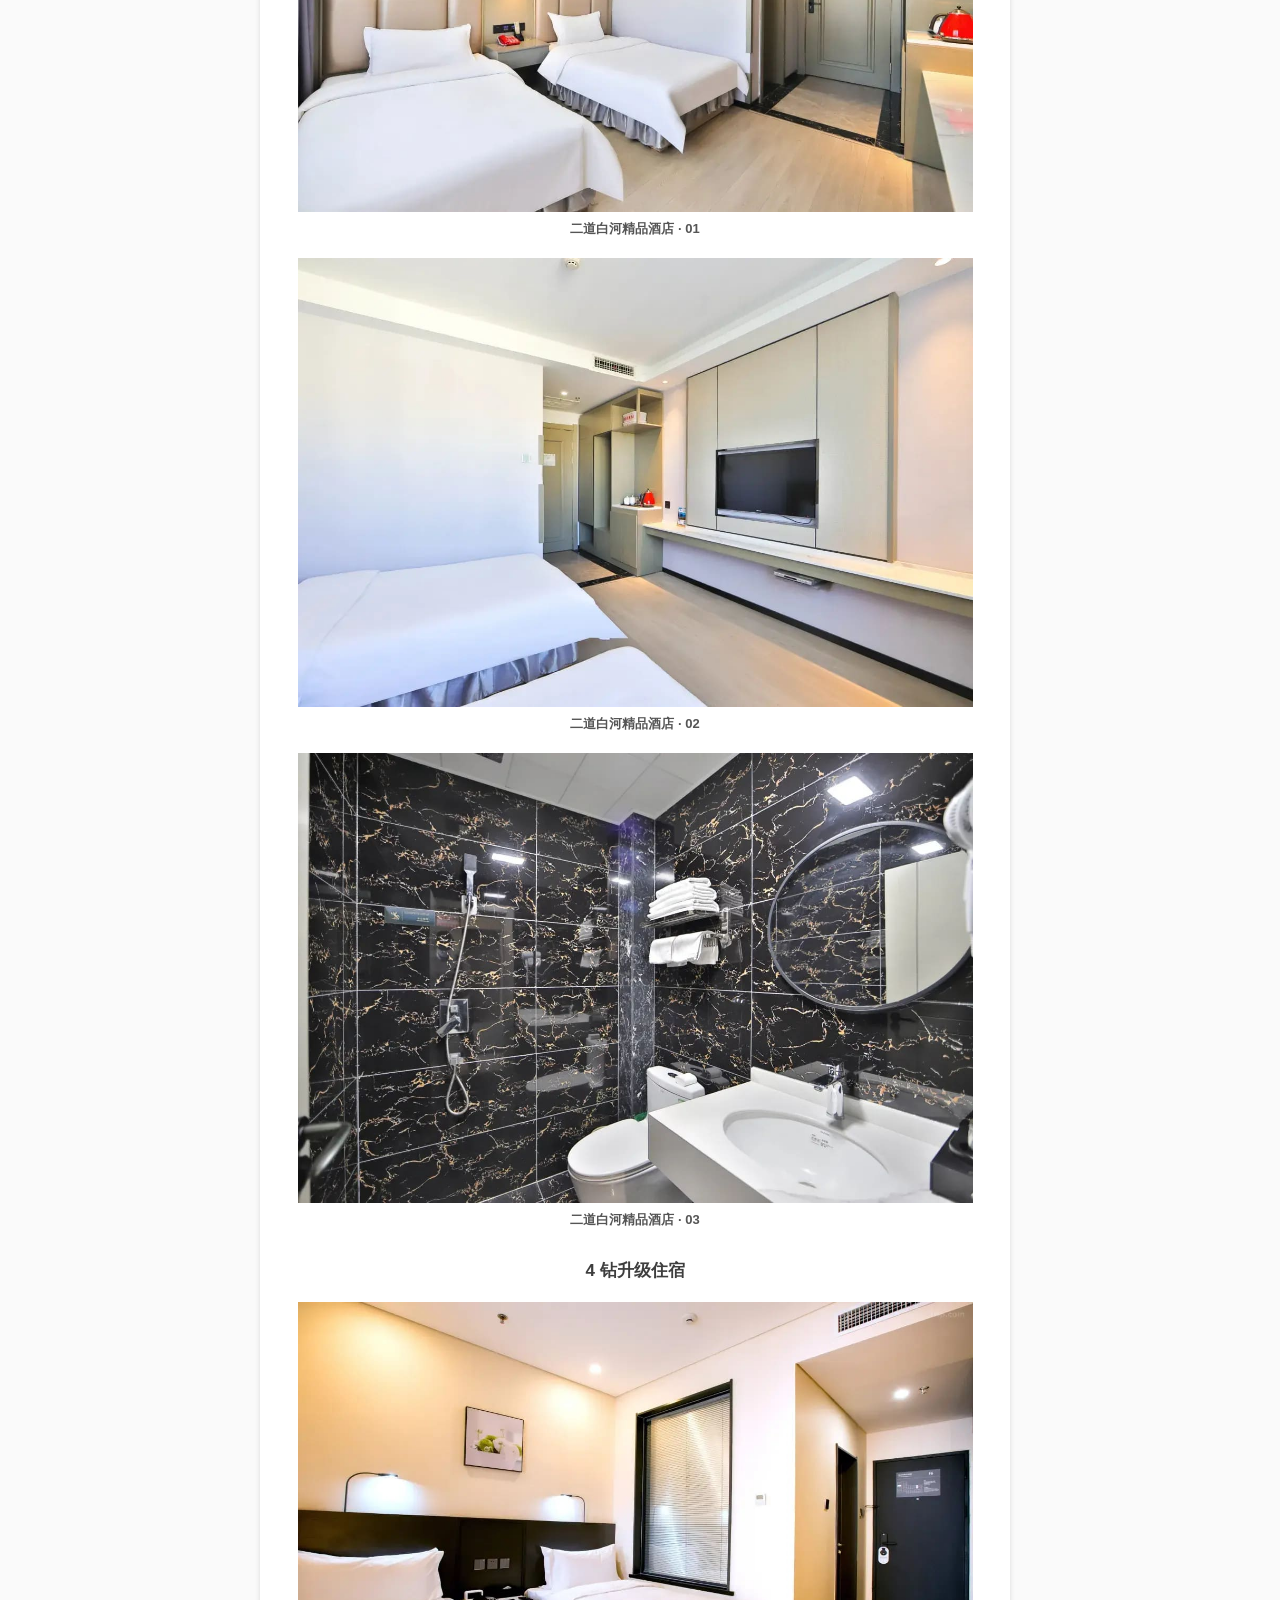
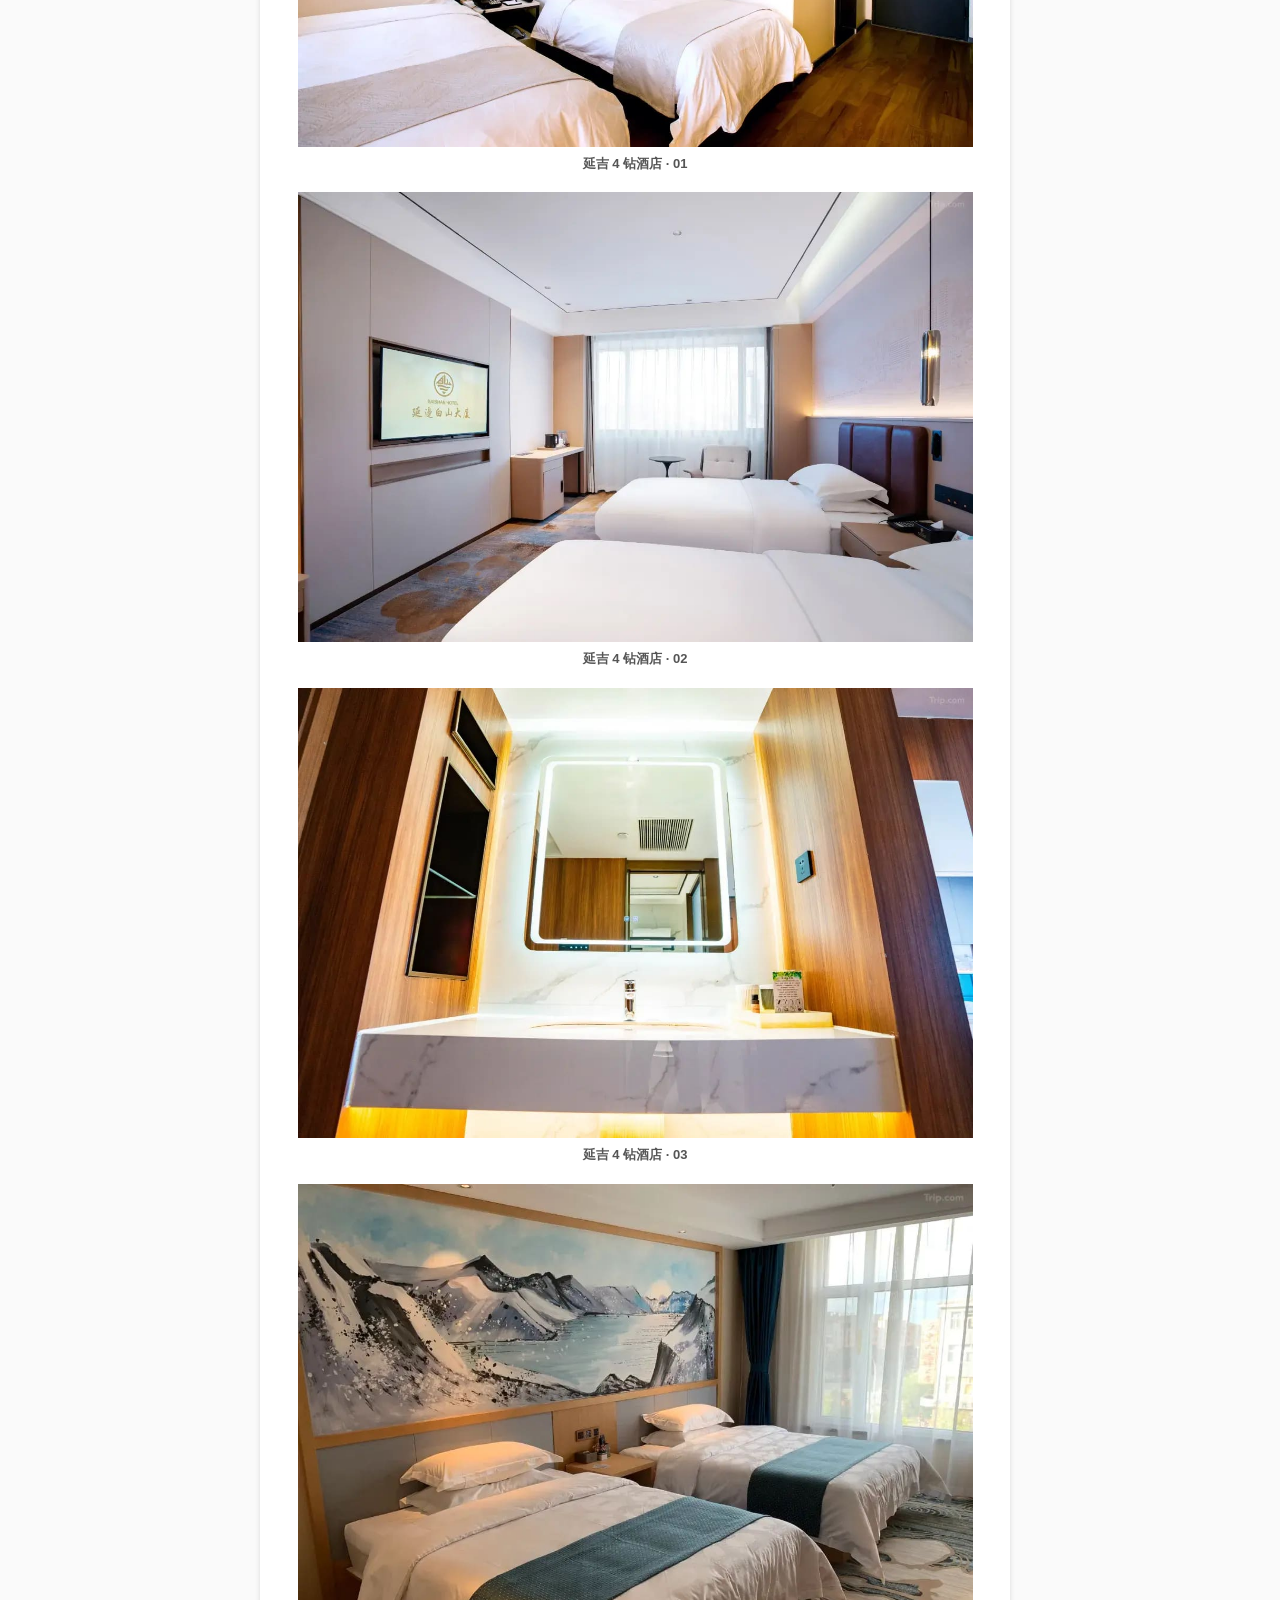
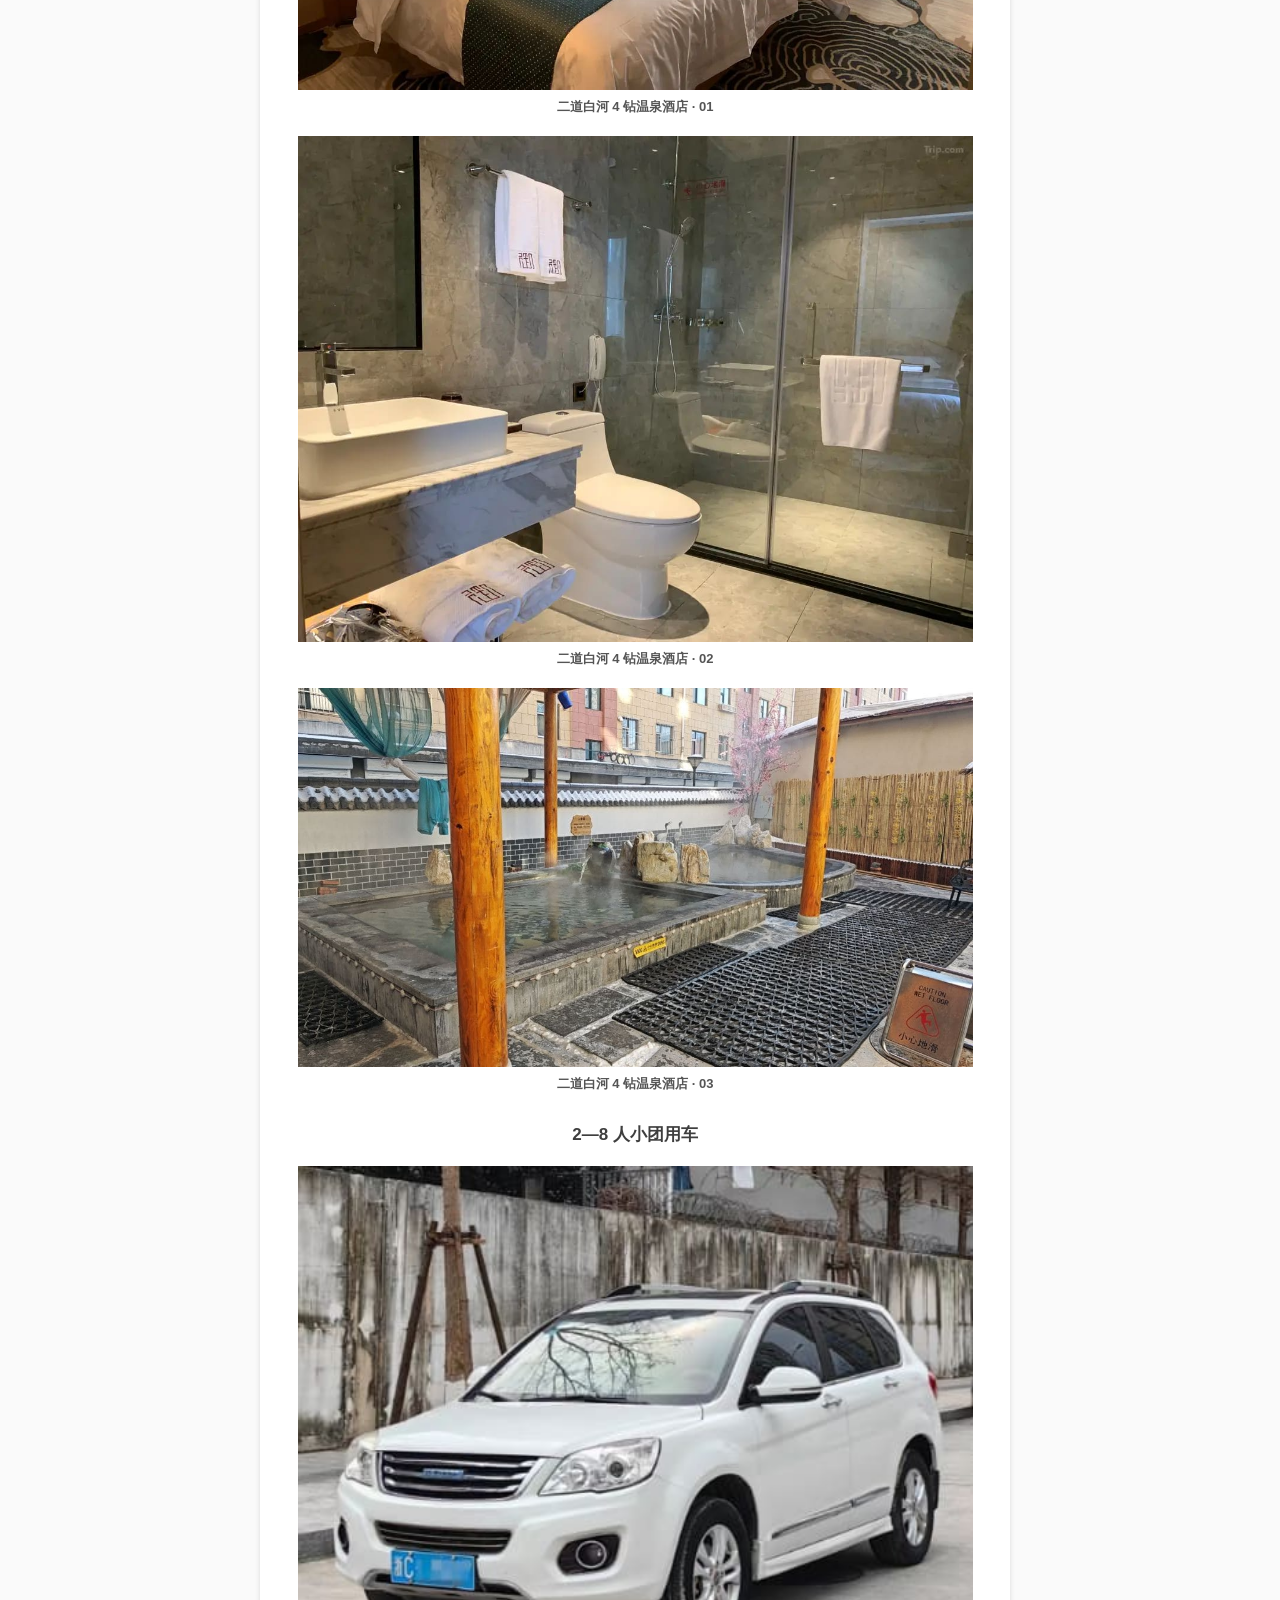
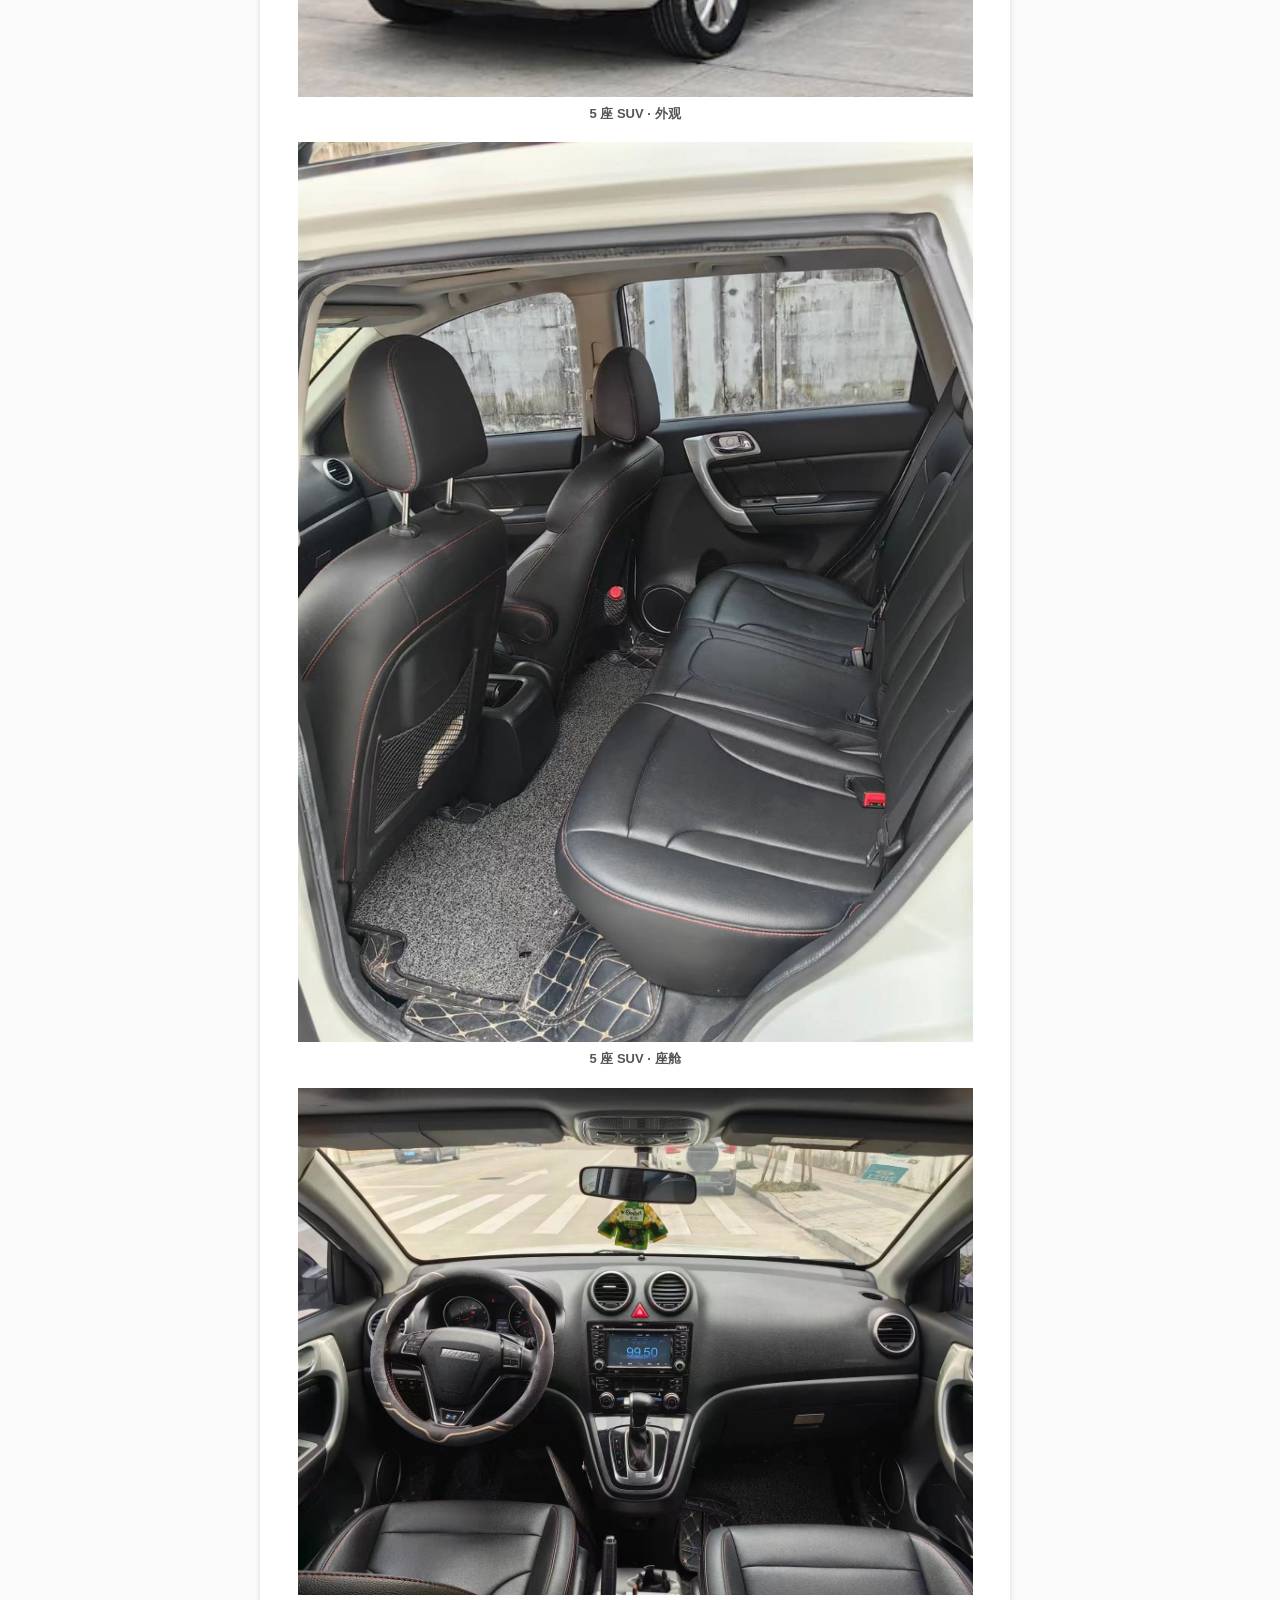
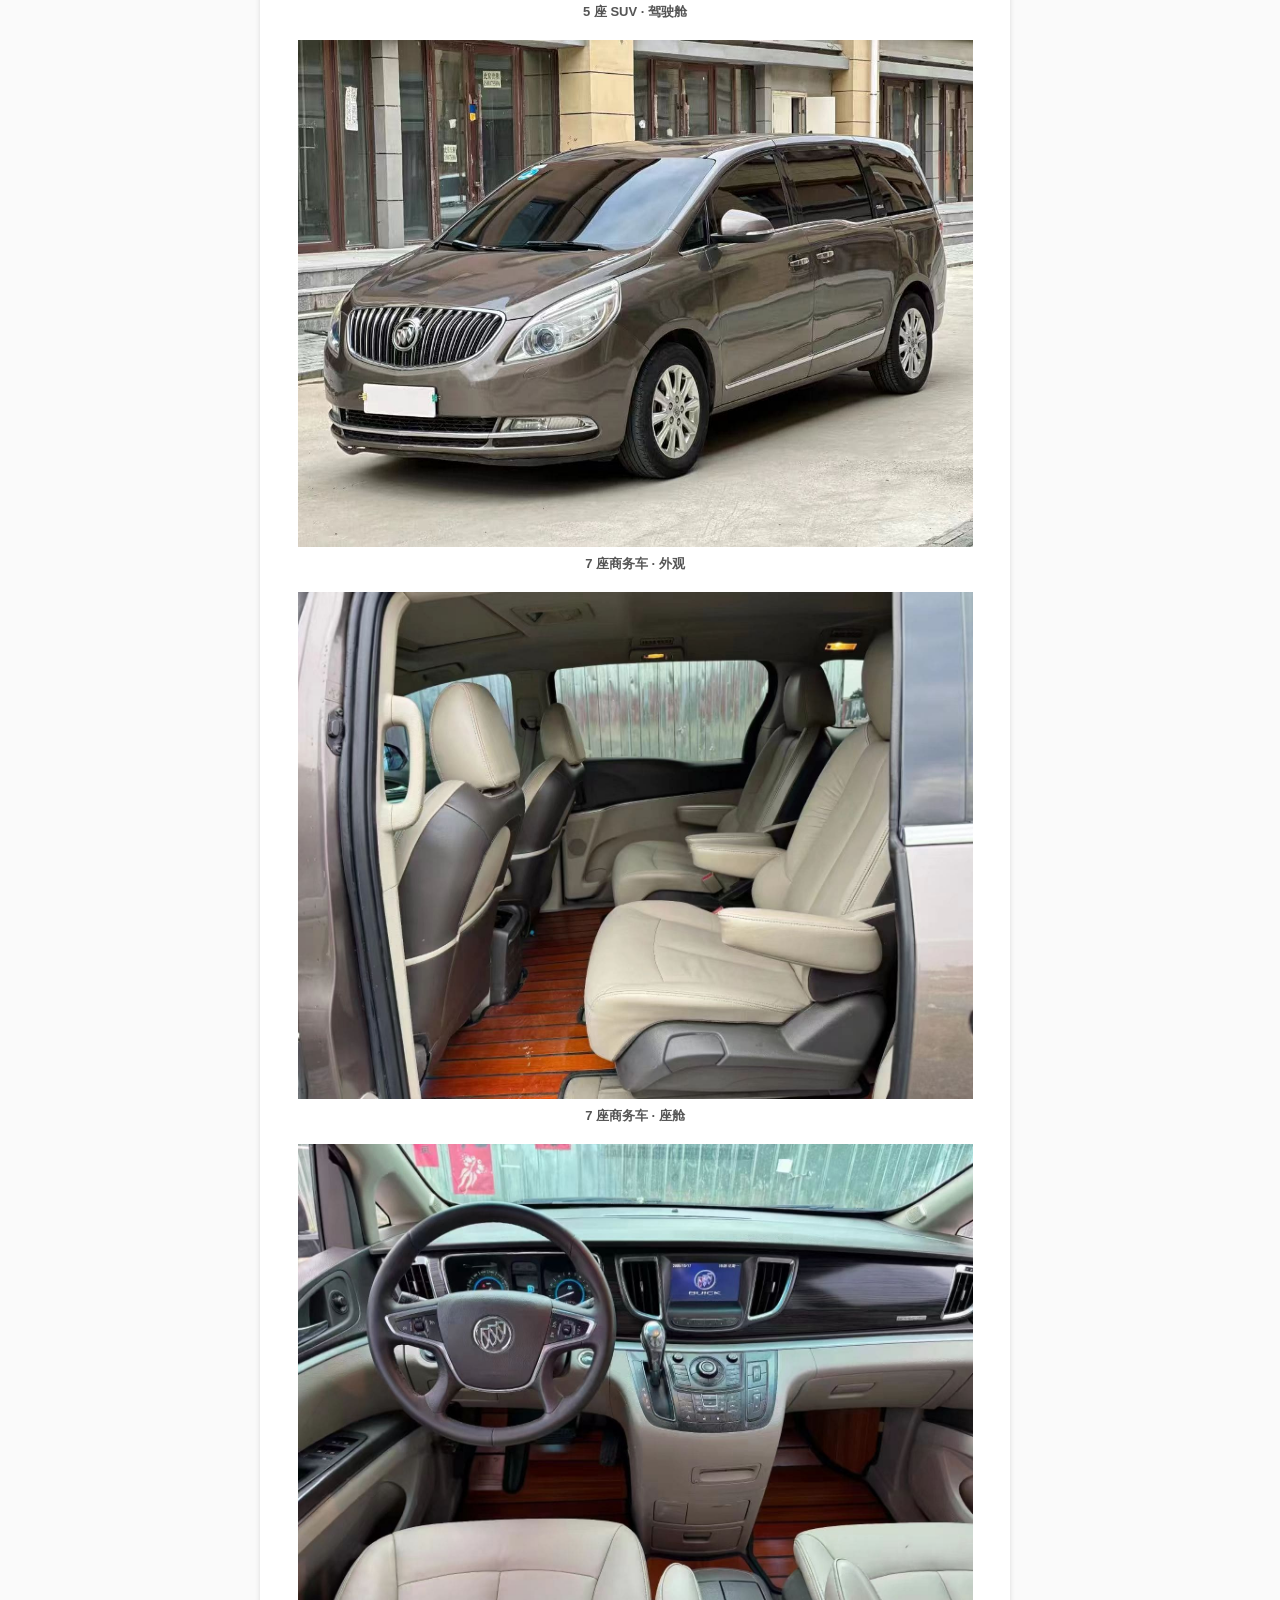
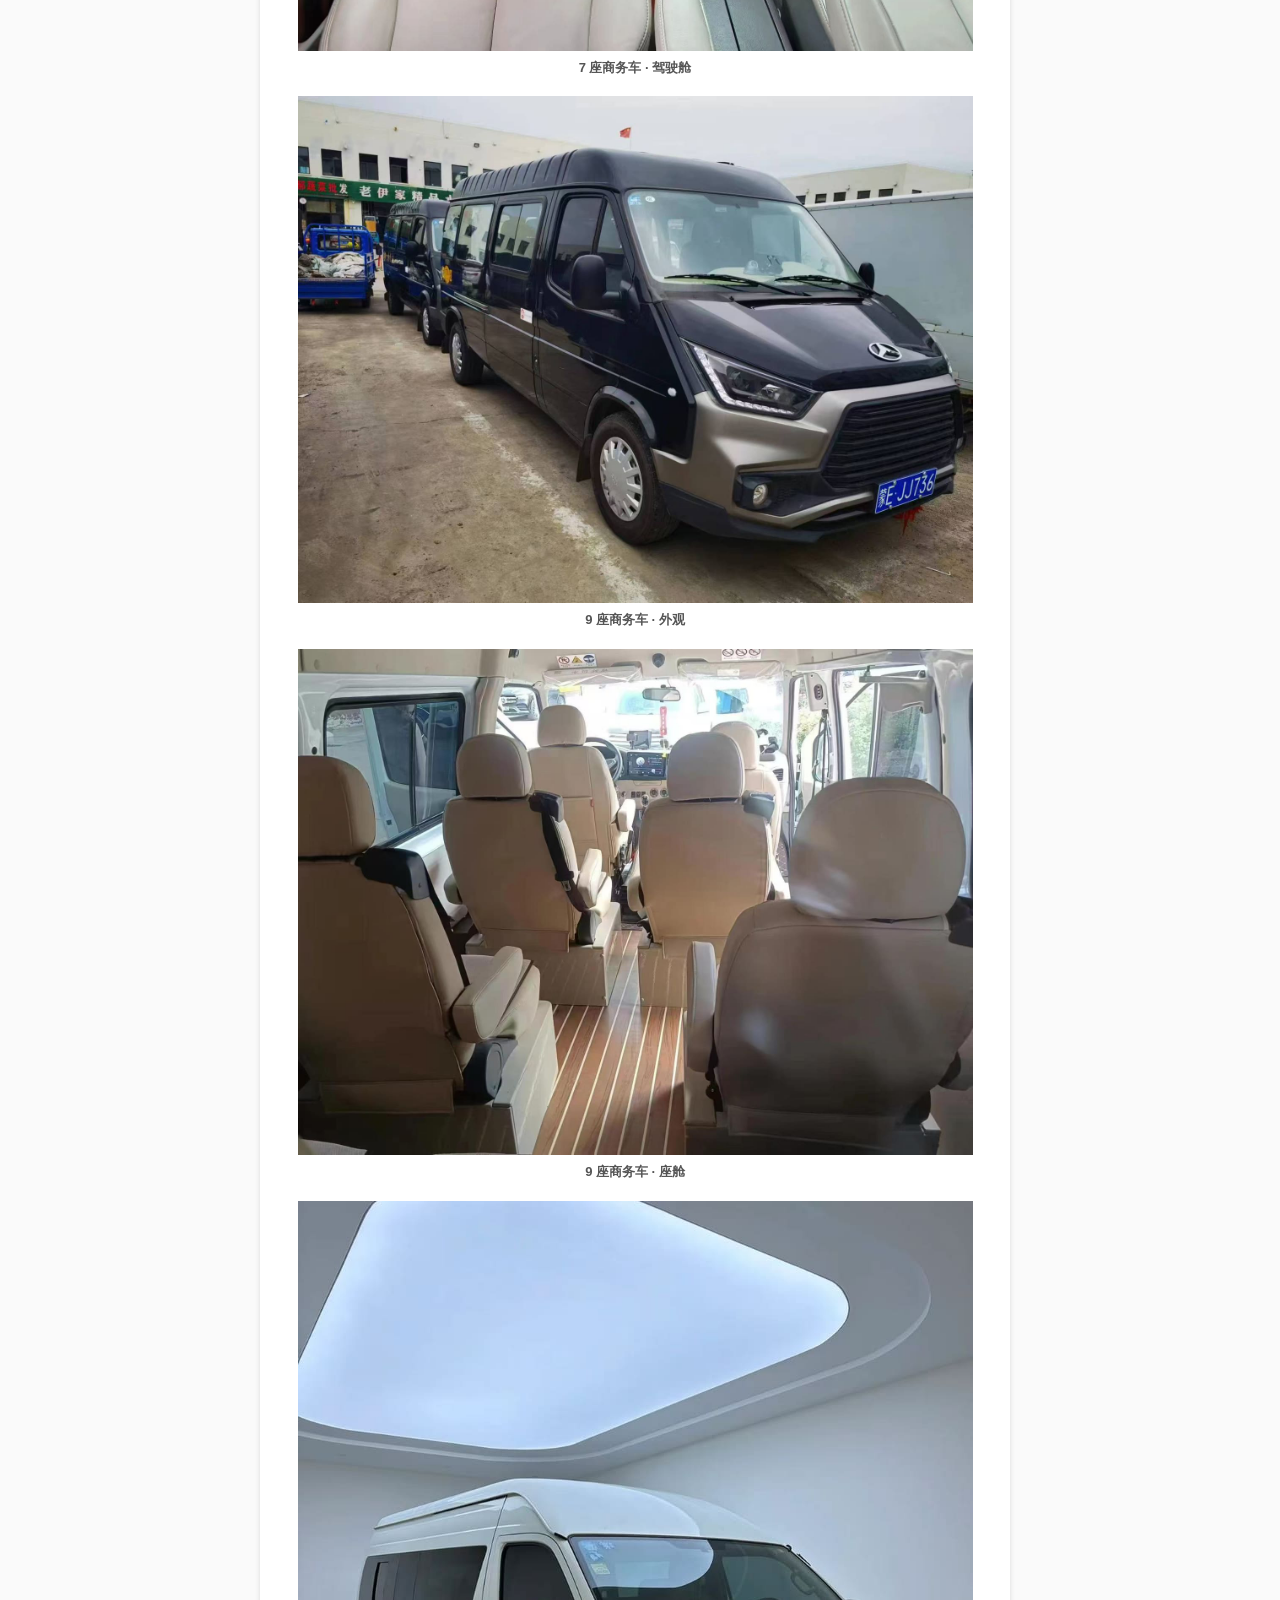
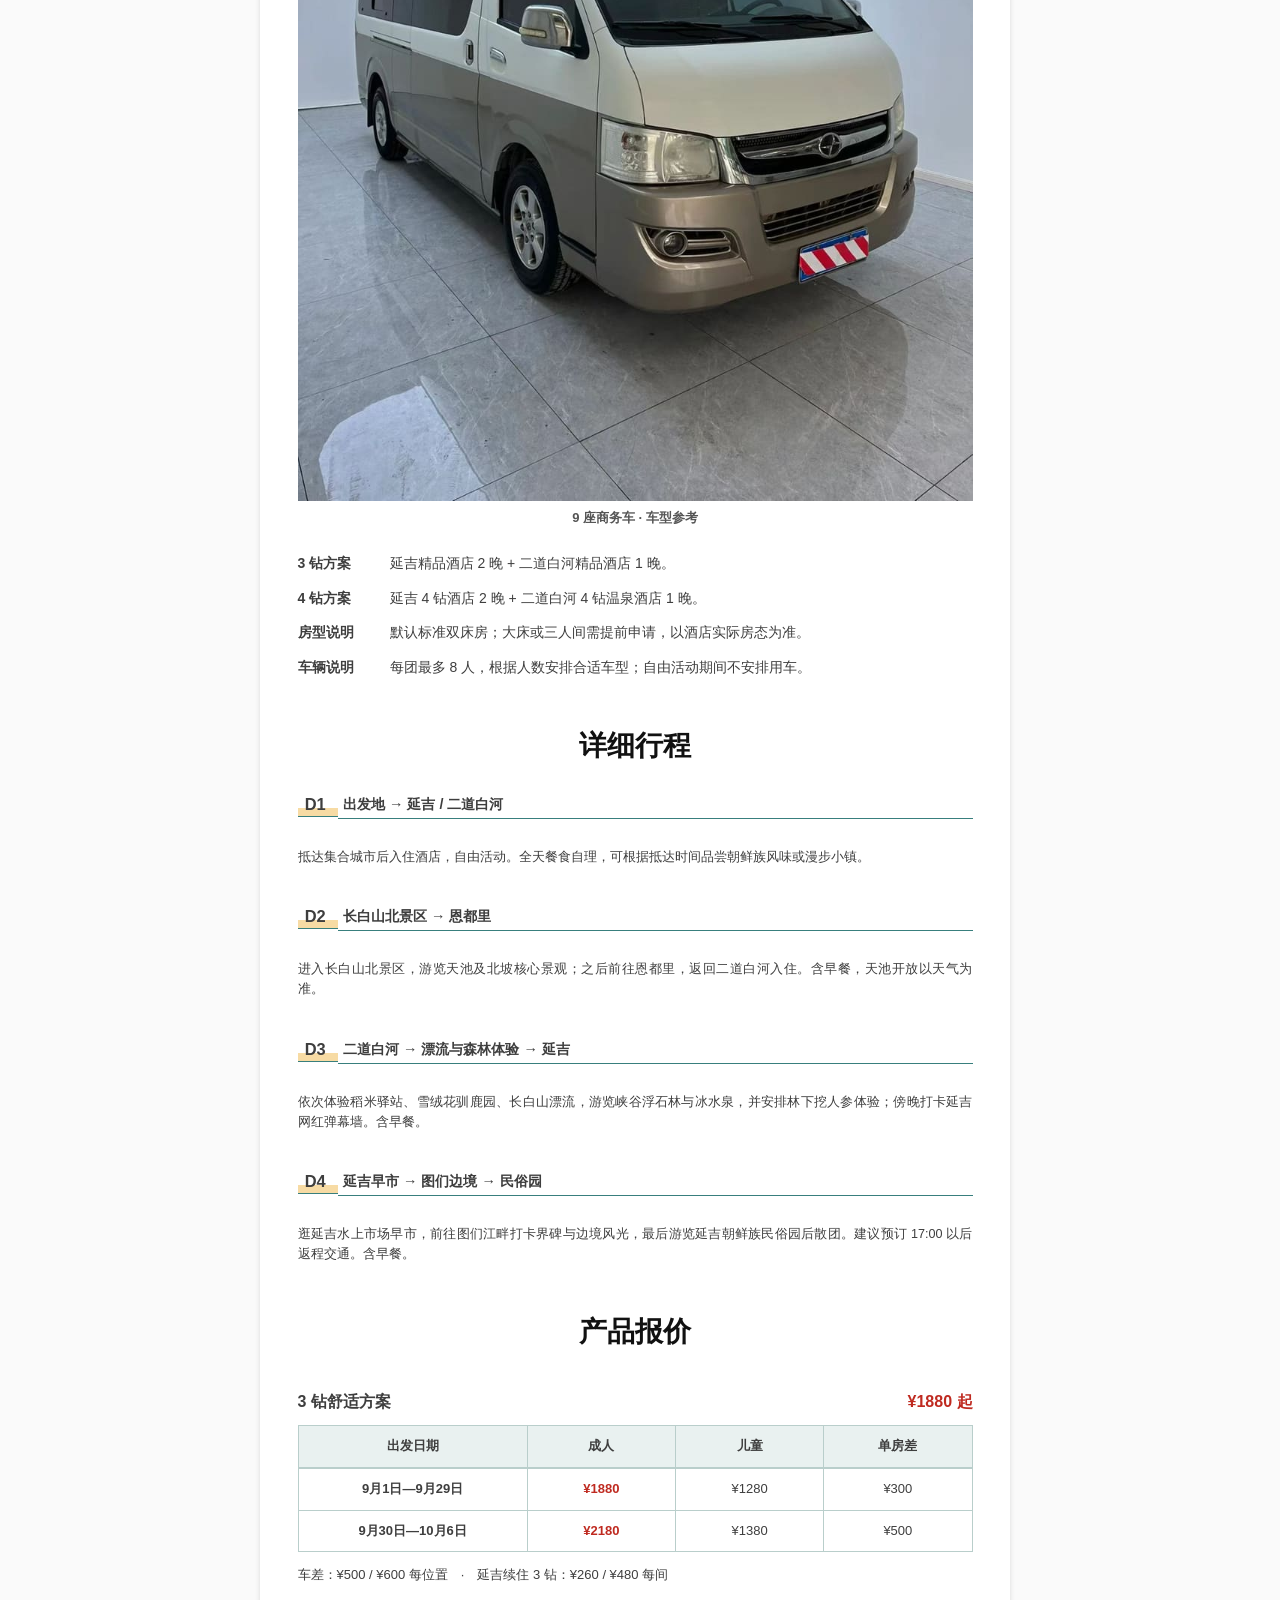
<file: fun-tour-2026/tumen/index.html>
<!doctype html>
<html lang="zh-CN" class="standalone-document">
<head>
  <meta charset="utf-8">
  <meta name="viewport" content="width=device-width, initial-scale=1">
  <meta name="theme-color" content="#0084cc">
  <title>趣玩·图们 4天3晚｜享轻松旅行</title>
  <meta name="description" content="延吉或二道白河集合、延吉解散，4天3晚2—8人精品小团，长白山、漂流、图们边境一次体验。">



<link rel="stylesheet" href="../../xiumi-template.css?v=20260906t1">
</head>
<body class="standalone-page theme-fun detail-page">

  <a class="skip-link" href="#main-content">跳到主要内容</a>
  <main id="main-content">
    <section class="template-detail-cover"><img src="../../assets/generated/tumen-river-v2.jpg" alt="趣玩·图们旅行风景" fetchpriority="high" decoding="async" width="1568" height="1003"><span class="detail-route-tag">2—8 人团<br>4 天 3 晚</span><div class="cover-copy"><h1>趣玩<br>图们</h1></div></section>
    <section class="facts"><div class="fact"><span>行程天数</span><strong>4 天 3 晚</strong></div><div class="fact"><span>团队人数</span><strong>2—8 人</strong></div><div class="fact"><span>集合城市</span><strong>延吉 / 二道白河</strong></div><div class="fact"><span>解散城市</span><strong>延吉</strong></div></section>


    <div class="shell detail-main"><div class="detail-layout"><div>
      <section class="detail-section" id="album"><div class="story-gallery">
        <figure class="story-card featured"><img decoding="async" loading="lazy" src="../../assets/generated/tumen-river-v2.jpg" alt="图们江边境山水" width="1568" height="1003"></figure>
        <figure class="story-card"><img decoding="async" loading="lazy" src="../assets/tumen-scene-yanji-hd.jpg" alt="延吉城市夜景" width="1920" height="1440"></figure>
        <figure class="story-card"><img decoding="async" loading="lazy" src="../assets/changbai-scene-mirrorlake-hd.jpg" alt="长白山与镜泊湖山水" width="1800" height="900"></figure>
        <figure class="story-card wide"><img decoding="async" loading="lazy" src="../assets/tumen-scene-border-hd.jpg" alt="图们江与边境城市风景" width="1320" height="880"></figure>
      </div><details class="photo-sources"><summary>摄影来源</summary><p>部分风景图来源：<a href="https://commons.wikimedia.org/wiki/File:Changbai_Shan_Waterfall_080614.jpg">Wikimedia Commons / Mätes II</a>、<a href="https://commons.wikimedia.org/wiki/File:Tumen_River_Bridge.jpg">Farm</a>、<a href="https://commons.wikimedia.org/wiki/File:Night_in_Yanji_1.jpg">Yanji contributors</a>，按原许可使用。</p></details></section>
      <section class="detail-section" id="stay"><h2>住宿安排</h2>
        <h3 class="media-subhead">常规住宿</h3><div class="media-grid real-media-grid">
          <figure class="media-card"><img decoding="async" loading="lazy" src="../assets/tumen-room-01.jpg" alt="延吉精品酒店客房实景" width="1280" height="853"><figcaption><b>延吉精品酒店 · 01</b></figcaption></figure>
          <figure class="media-card"><img decoding="async" loading="lazy" src="../assets/tumen-room-02.jpg" alt="延吉精品酒店客房实景" width="1280" height="853"><figcaption><b>延吉精品酒店 · 02</b></figcaption></figure>
          <figure class="media-card"><img decoding="async" loading="lazy" src="../assets/tumen-room-03.jpg" alt="延吉精品酒店卫浴实景" width="1280" height="853"><figcaption><b>延吉精品酒店 · 03</b></figcaption></figure>
          <figure class="media-card"><img decoding="async" loading="lazy" src="../assets/tumen-room-04.jpg" alt="二道白河精品酒店客房实景" width="1280" height="853"><figcaption><b>二道白河精品酒店 · 01</b></figcaption></figure>
          <figure class="media-card"><img decoding="async" loading="lazy" src="../assets/tumen-room-05.jpg" alt="二道白河精品酒店客房实景" width="1280" height="853"><figcaption><b>二道白河精品酒店 · 02</b></figcaption></figure>
          <figure class="media-card"><img decoding="async" loading="lazy" src="../assets/tumen-room-06.jpg" alt="二道白河精品酒店卫浴实景" width="1280" height="853"><figcaption><b>二道白河精品酒店 · 03</b></figcaption></figure>
        </div>
        <h3 class="media-subhead">4 钻升级住宿</h3><div class="media-grid real-media-grid">
          <figure class="media-card"><img decoding="async" loading="lazy" src="../assets/tumen-room-07.jpg" alt="延吉四钻酒店客房实景" width="1280" height="843"><figcaption><b>延吉 4 钻酒店 · 01</b></figcaption></figure>
          <figure class="media-card"><img decoding="async" loading="lazy" src="../assets/tumen-room-08.jpg" alt="延吉四钻酒店客房实景" width="1280" height="853"><figcaption><b>延吉 4 钻酒店 · 02</b></figcaption></figure>
          <figure class="media-card"><img decoding="async" loading="lazy" src="../assets/tumen-room-09.jpg" alt="延吉四钻酒店卫浴实景" width="1280" height="853"><figcaption><b>延吉 4 钻酒店 · 03</b></figcaption></figure>
          <figure class="media-card"><img decoding="async" loading="lazy" src="../assets/tumen-room-10.jpg" alt="二道白河四钻温泉酒店客房实景" width="1137" height="853"><figcaption><b>二道白河 4 钻温泉酒店 · 01</b></figcaption></figure>
          <figure class="media-card"><img decoding="async" loading="lazy" src="../assets/tumen-room-11.jpg" alt="二道白河四钻温泉酒店客房实景" width="1137" height="853"><figcaption><b>二道白河 4 钻温泉酒店 · 02</b></figcaption></figure>
          <figure class="media-card"><img decoding="async" loading="lazy" src="../assets/tumen-room-12.jpg" alt="二道白河四钻温泉酒店卫浴实景" width="1080" height="607"><figcaption><b>二道白河 4 钻温泉酒店 · 03</b></figcaption></figure>
        </div>
        <h3 class="media-subhead">2—8 人小团用车</h3><div class="media-grid real-media-grid">
          <figure class="media-card vehicle"><img decoding="async" loading="lazy" src="../assets/changbai-car-suv-01.jpg" alt="五座SUV外观实景" width="490" height="385"><figcaption><b>5 座 SUV · 外观</b></figcaption></figure>
          <figure class="media-card vehicle"><img decoding="async" loading="lazy" src="../assets/changbai-car-suv-02.jpg" alt="五座SUV座舱实景" width="900" height="1200"><figcaption><b>5 座 SUV · 座舱</b></figcaption></figure>
          <figure class="media-card vehicle"><img decoding="async" loading="lazy" src="../assets/changbai-car-suv-03.jpg" alt="五座SUV驾驶舱实景" width="1440" height="1080"><figcaption><b>5 座 SUV · 驾驶舱</b></figcaption></figure>
          <figure class="media-card vehicle"><img decoding="async" loading="lazy" src="../assets/changbai-car-mpv-01.jpg" alt="七座商务车外观实景" width="1080" height="810"><figcaption><b>7 座商务车 · 外观</b></figcaption></figure>
          <figure class="media-card vehicle"><img decoding="async" loading="lazy" src="../assets/changbai-car-mpv-02.jpg" alt="七座商务车座舱实景" width="1440" height="1080"><figcaption><b>7 座商务车 · 座舱</b></figcaption></figure>
          <figure class="media-card vehicle"><img decoding="async" loading="lazy" src="../assets/changbai-car-mpv-03.jpg" alt="七座商务车驾驶舱实景" width="1440" height="1080"><figcaption><b>7 座商务车 · 驾驶舱</b></figcaption></figure>
          <figure class="media-card vehicle"><img decoding="async" loading="lazy" src="../assets/changbai-car-9seat-01.jpg" alt="九座商务车外观实景" width="1600" height="1200"><figcaption><b>9 座商务车 · 外观</b></figcaption></figure>
          <figure class="media-card vehicle"><img decoding="async" loading="lazy" src="../assets/changbai-car-9seat-02.jpg" alt="九座商务车座舱实景" width="1600" height="1200"><figcaption><b>9 座商务车 · 座舱</b></figcaption></figure>
          <figure class="media-card vehicle"><img decoding="async" loading="lazy" src="../assets/changbai-car-9seat-03.jpg" alt="九座商务车外观实景" width="900" height="1200"><figcaption><b>9 座商务车 · 车型参考</b></figcaption></figure>
        </div>
        <div class="spec-list"><div class="spec-row"><span>3 钻方案</span><strong>延吉精品酒店 2 晚 + 二道白河精品酒店 1 晚。</strong></div><div class="spec-row"><span>4 钻方案</span><strong>延吉 4 钻酒店 2 晚 + 二道白河 4 钻温泉酒店 1 晚。</strong></div><div class="spec-row"><span>房型说明</span><strong>默认标准双床房；大床或三人间需提前申请，以酒店实际房态为准。</strong></div><div class="spec-row"><span>车辆说明</span><strong>每团最多 8 人，根据人数安排合适车型；自由活动期间不安排用车。</strong></div></div>
      </section>
<section class="detail-section" id="itinerary"><h2>详细行程</h2><div class="timeline">
        <article class="day"><span class="day-label">D1</span><h3>出发地 → 延吉 / 二道白河</h3><p>抵达集合城市后入住酒店，自由活动。全天餐食自理，可根据抵达时间品尝朝鲜族风味或漫步小镇。</p></article>
        <article class="day"><span class="day-label">D2</span><h3>长白山北景区 → 恩都里</h3><p>进入长白山北景区，游览天池及北坡核心景观；之后前往恩都里，返回二道白河入住。含早餐，天池开放以天气为准。</p></article>
        <article class="day"><span class="day-label">D3</span><h3>二道白河 → 漂流与森林体验 → 延吉</h3><p>依次体验稻米驿站、雪绒花驯鹿园、长白山漂流，游览峡谷浮石林与冰水泉，并安排林下挖人参体验；傍晚打卡延吉网红弹幕墙。含早餐。</p></article>
        <article class="day"><span class="day-label">D4</span><h3>延吉早市 → 图们边境 → 民俗园</h3><p>逛延吉水上市场早市，前往图们江畔打卡界碑与边境风光，最后游览延吉朝鲜族民俗园后散团。建议预订 17:00 以后返程交通。含早餐。</p></article>
      </div></section>



      <section class="price-section" id="prices"><h2>产品报价</h2><div class="price-plans">
        <div class="price-plan"><div class="price-plan-head"><b>3 钻舒适方案</b><strong>¥1880 起</strong></div><div class="price-scroll" role="region" aria-label="按团期查看成人、儿童和单房差报价"><table class="fare-table"><caption class="sr-only">团期报价，单位人民币元</caption><thead><tr><th scope="col">出发日期</th><th scope="col">成人</th><th scope="col">儿童</th><th scope="col">单房差</th></tr></thead><tbody><tr><th scope="row">9月1日—9月29日</th><td data-label="成人"><strong>¥1880</strong></td><td data-label="儿童">¥1280</td><td data-label="单房差">¥300</td></tr><tr><th scope="row">9月30日—10月6日</th><td data-label="成人"><strong>¥2180</strong></td><td data-label="儿童">¥1380</td><td data-label="单房差">¥500</td></tr></tbody></table></div><div class="price-extra">车差：¥500 / ¥600 每位置　·　延吉续住 3 钻：¥260 / ¥480 每间</div></div>
        <div class="price-plan"><div class="price-plan-head"><b>4 钻升级方案</b><strong>¥2080 起</strong></div><div class="price-scroll" role="region" aria-label="按团期查看成人、儿童和单房差报价"><table class="fare-table"><caption class="sr-only">团期报价，单位人民币元</caption><thead><tr><th scope="col">出发日期</th><th scope="col">成人</th><th scope="col">儿童</th><th scope="col">单房差</th></tr></thead><tbody><tr><th scope="row">9月1日—9月29日</th><td data-label="成人"><strong>¥2080</strong></td><td data-label="儿童">¥1280</td><td data-label="单房差">¥500</td></tr><tr><th scope="row">9月30日—10月6日</th><td data-label="成人"><strong>¥2380</strong></td><td data-label="儿童">¥1380</td><td data-label="单房差">¥700</td></tr></tbody></table></div><div class="price-extra">车差：¥500 / ¥700 每位置　·　延吉续住 4 钻：¥380 / ¥680 每间</div></div>
      </div><p class="price-footnote">以上依次对应常规期 / 国庆期，均为每人销售价；儿童不占床、不含早餐。续住价以实际入住日期为准，最终以报名确认单为准。</p></section>

      <section class="detail-section" id="services"><h2>服务标准</h2><div class="info-grid">
        <div class="info-card"><h3>住宿选择</h3><p>常规方案：延吉精选精品酒店 2 晚、二道白河精品酒店 1 晚；可选择升级为延吉钻级酒店与二道白河钻级温泉酒店。</p></div>
        <div class="info-card"><h3>包含门票</h3><p>长白山主景区首道门票与官方必乘交通、长白山漂流、峡谷浮石林及冰水泉、挖参体验、朝鲜族民俗园、驯鹿园等。</p></div>
        <div class="info-card"><h3>用餐与用车</h3><p>含 3 次酒店早餐，其余餐食自理。按人数安排车型，最多 8 人；自由活动期间不安排用车。</p></div>
        <div class="info-card"><h3>儿童标准</h3><p>儿童费用通常包含车位及行程所列门票、娱乐项目，不占床且不含早餐；具体年龄与身高标准以报名确认为准。</p></div>
      </div></section>

      <section class="detail-section"><h2>不含与提醒</h2><div class="notice">不含单房差、正餐、个人消费、旅游意外险及未列明的二次消费。长白山天池倒站车参考价 80 元/人，按景区开放情况现场自愿购买。</div></section>
    </div>

    <aside class="sidebar"><div class="side-card"><h3>长白山预约</h3><p>门票通常提前 7 天开放，实行实名制。同一证件短期内可能受重复购票限制，具体以景区平台规则为准。</p></div></aside>
    </div></div>
  </main>

</body>
</html>
</file>
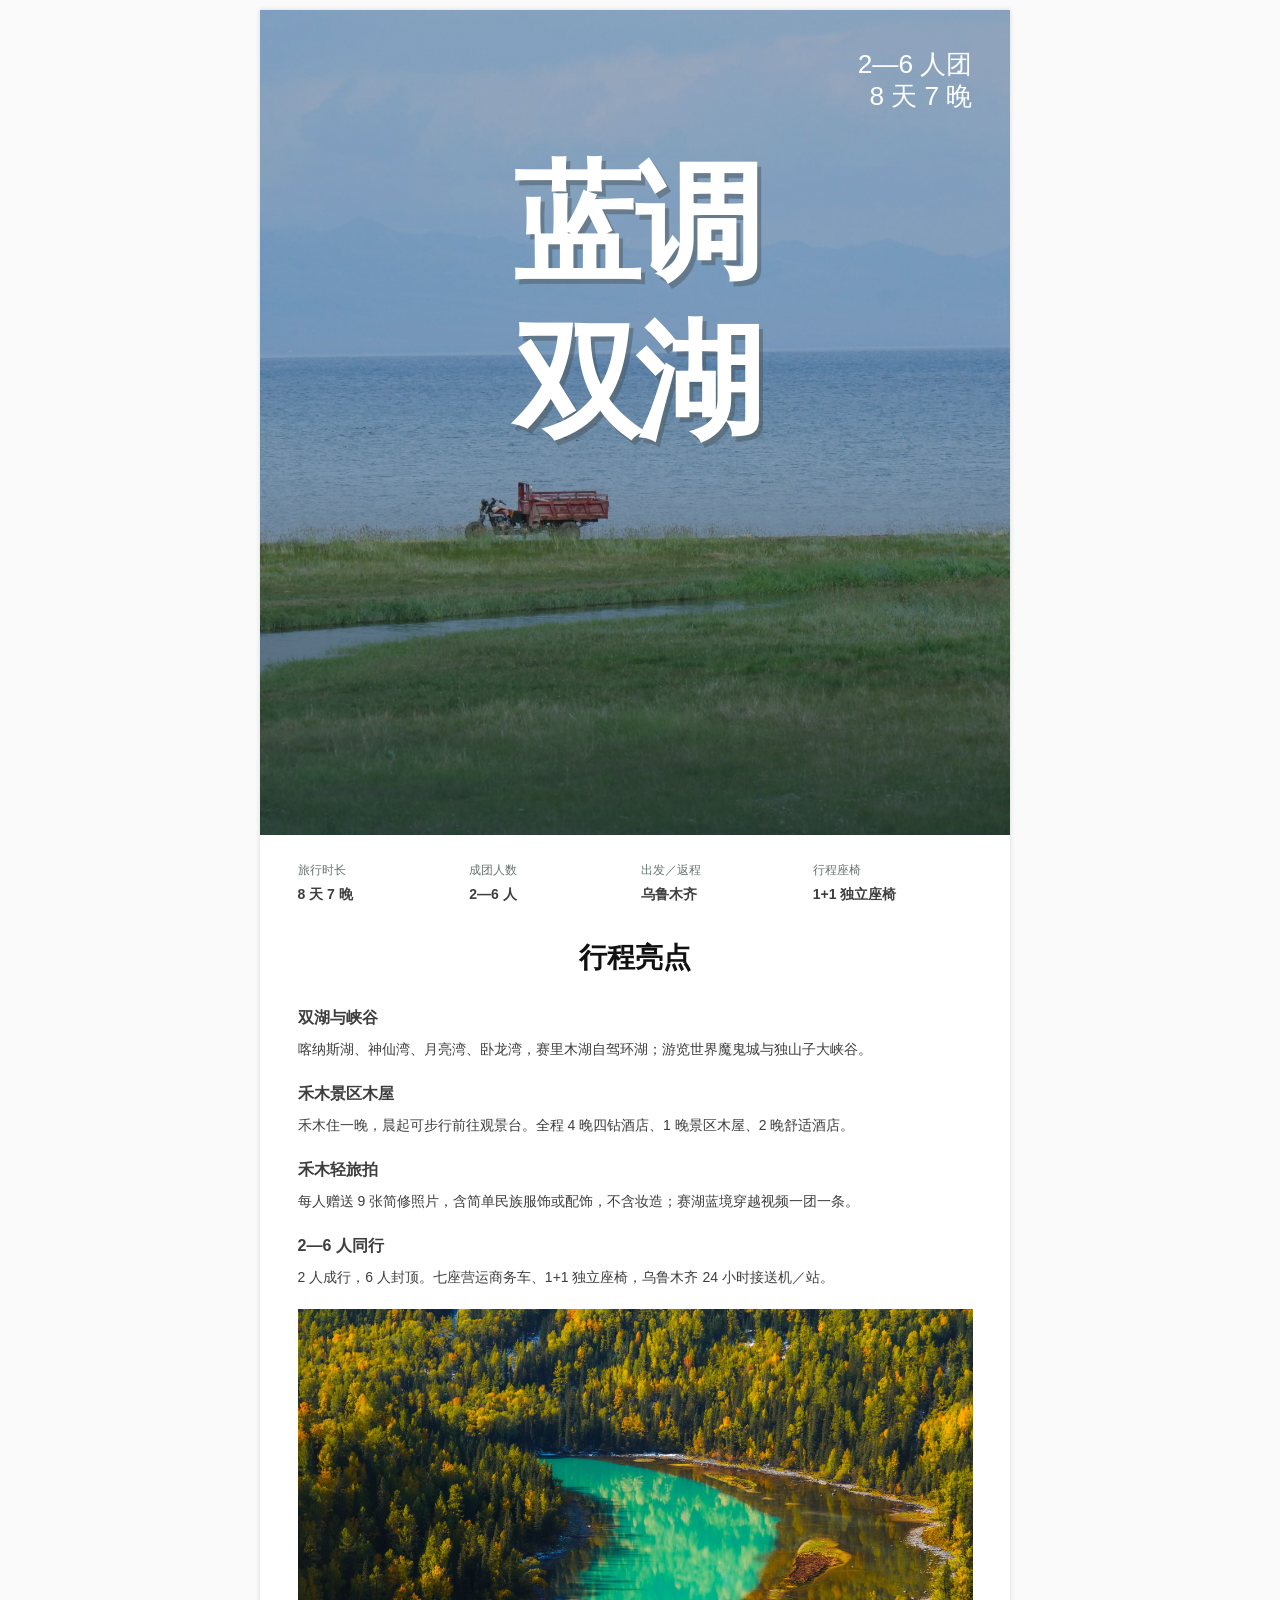
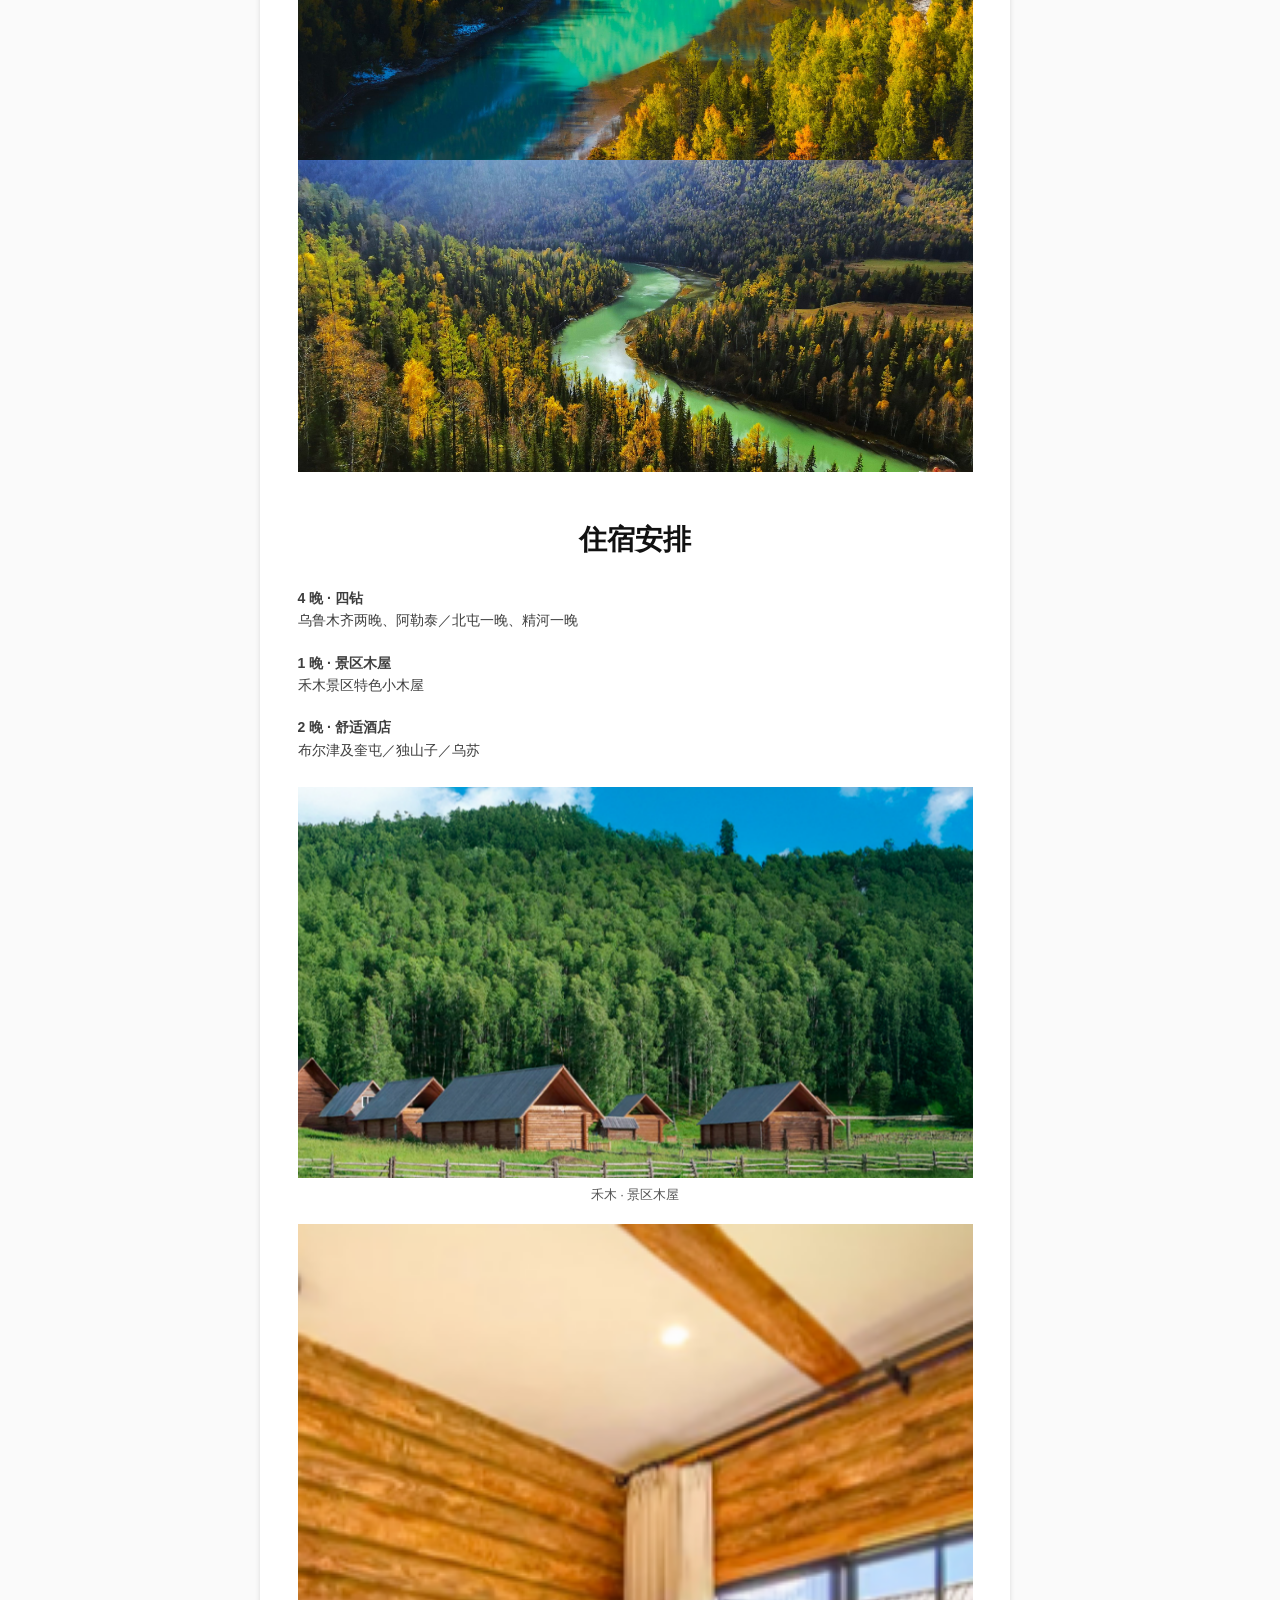
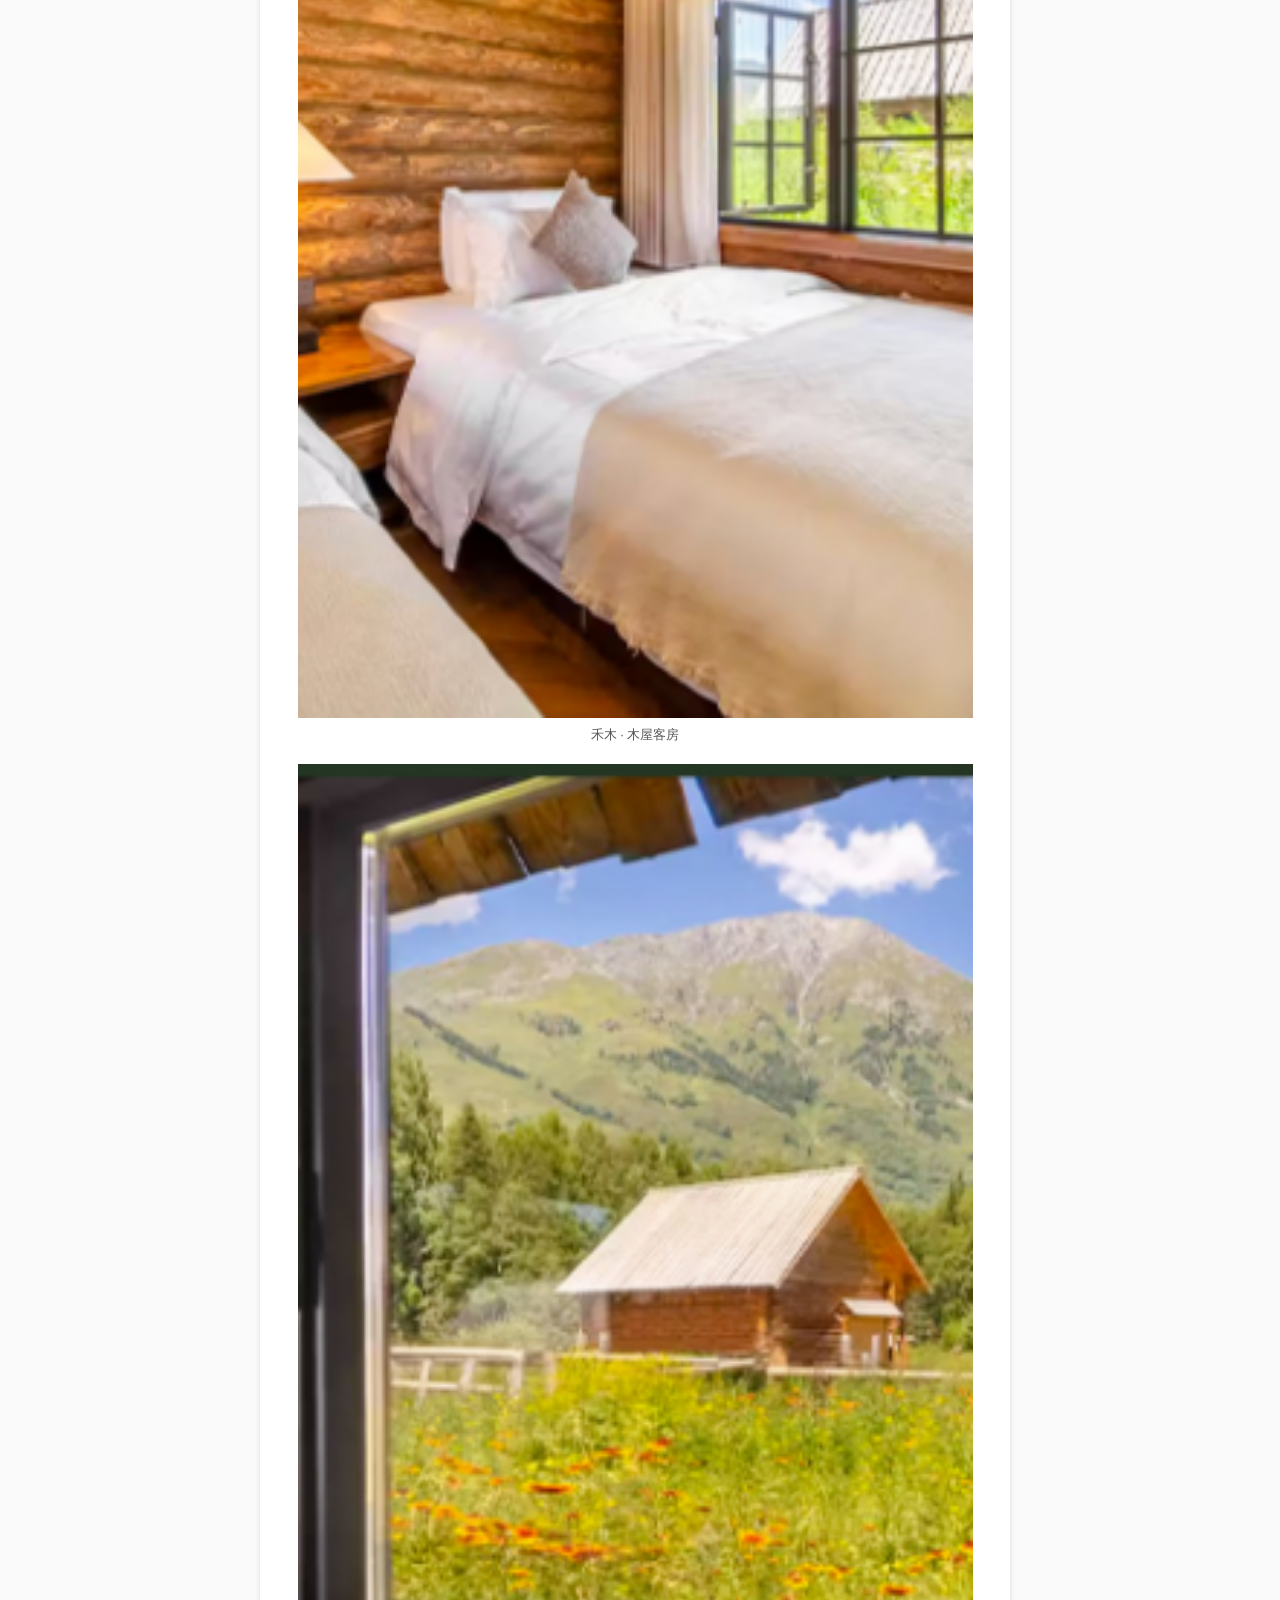
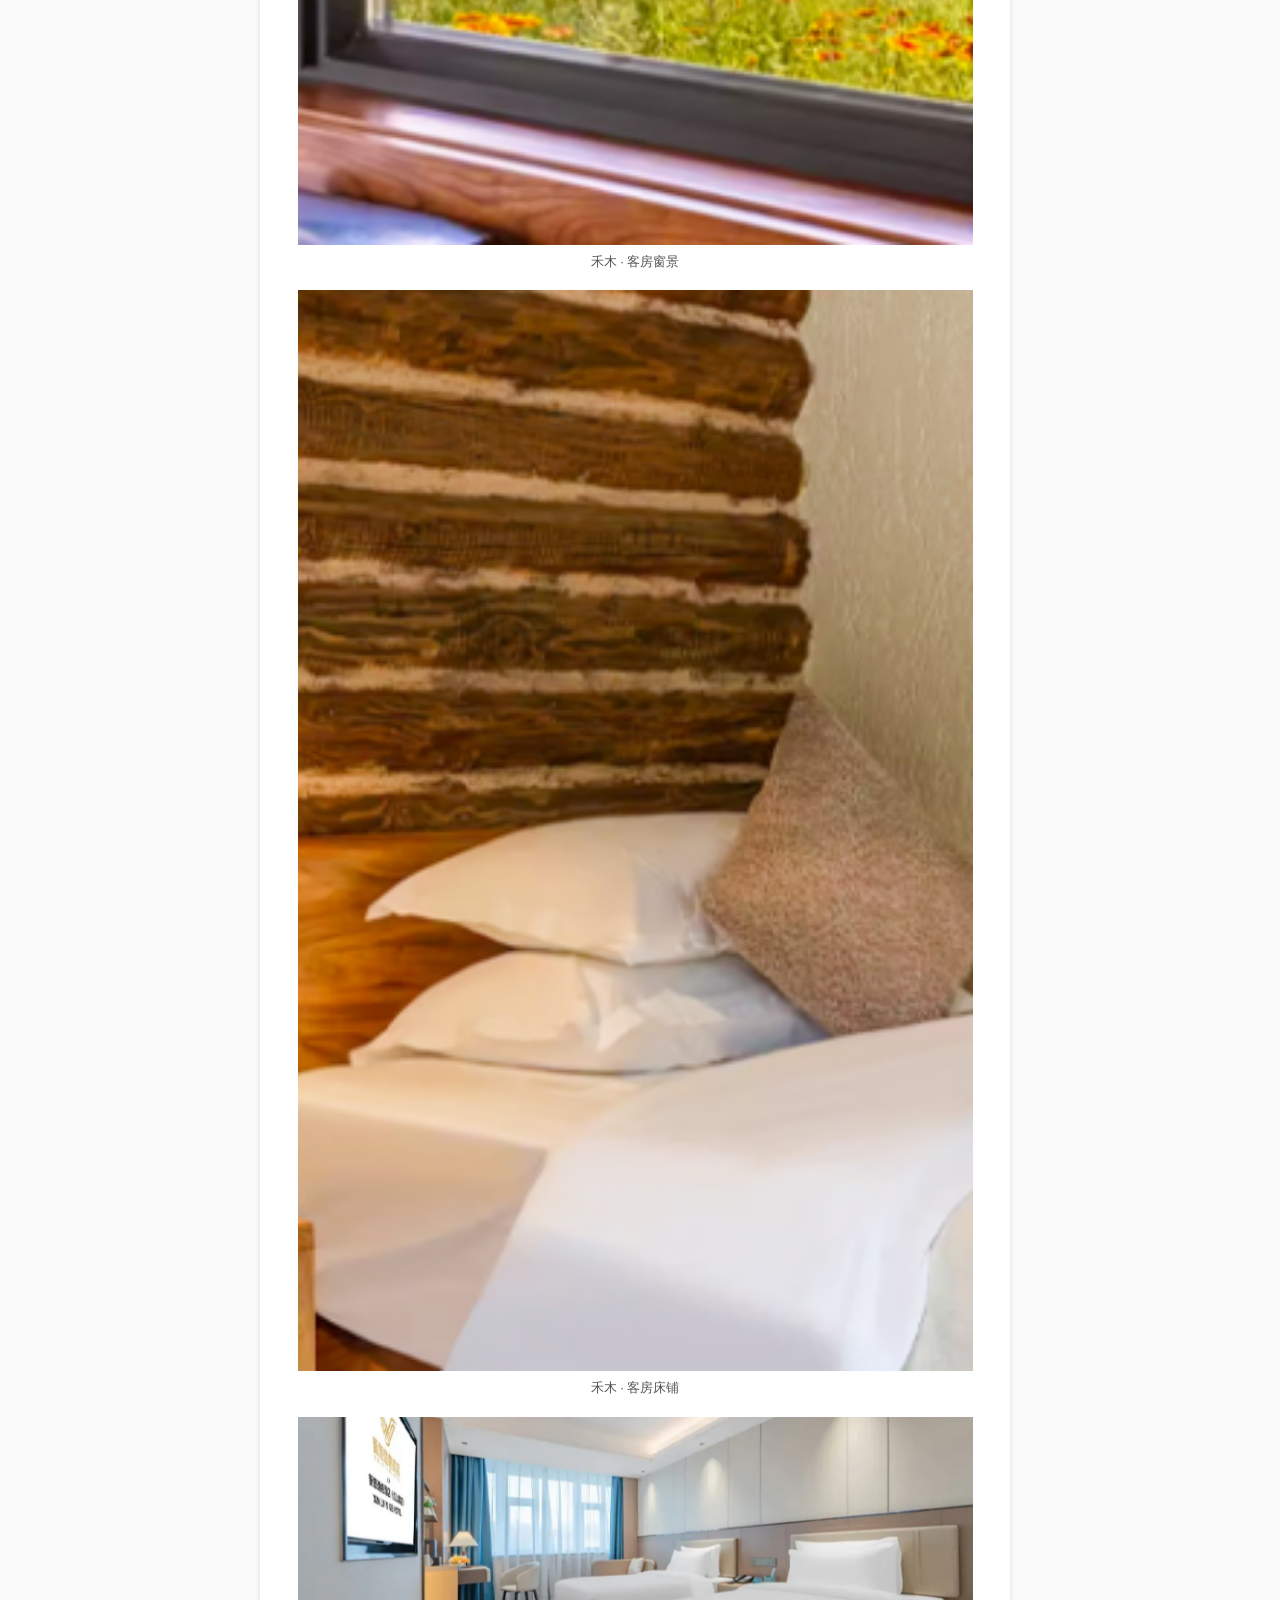
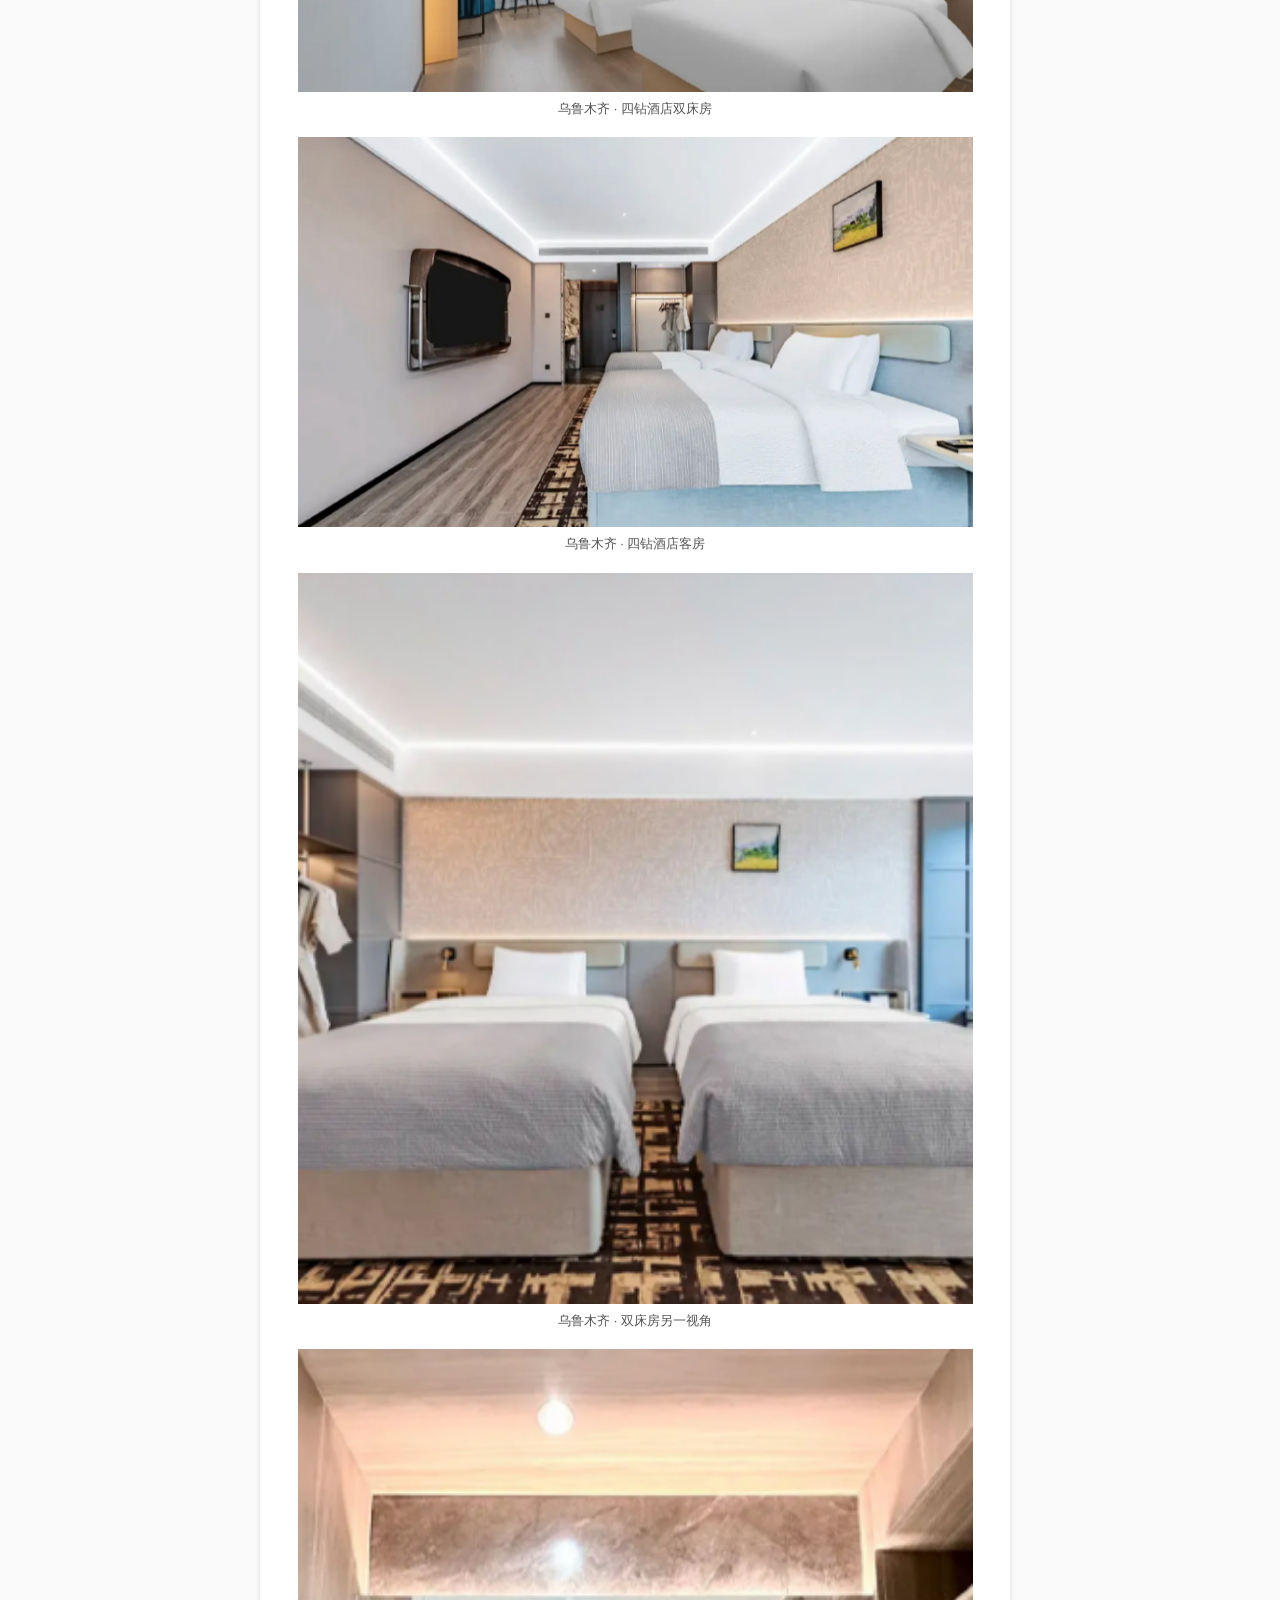
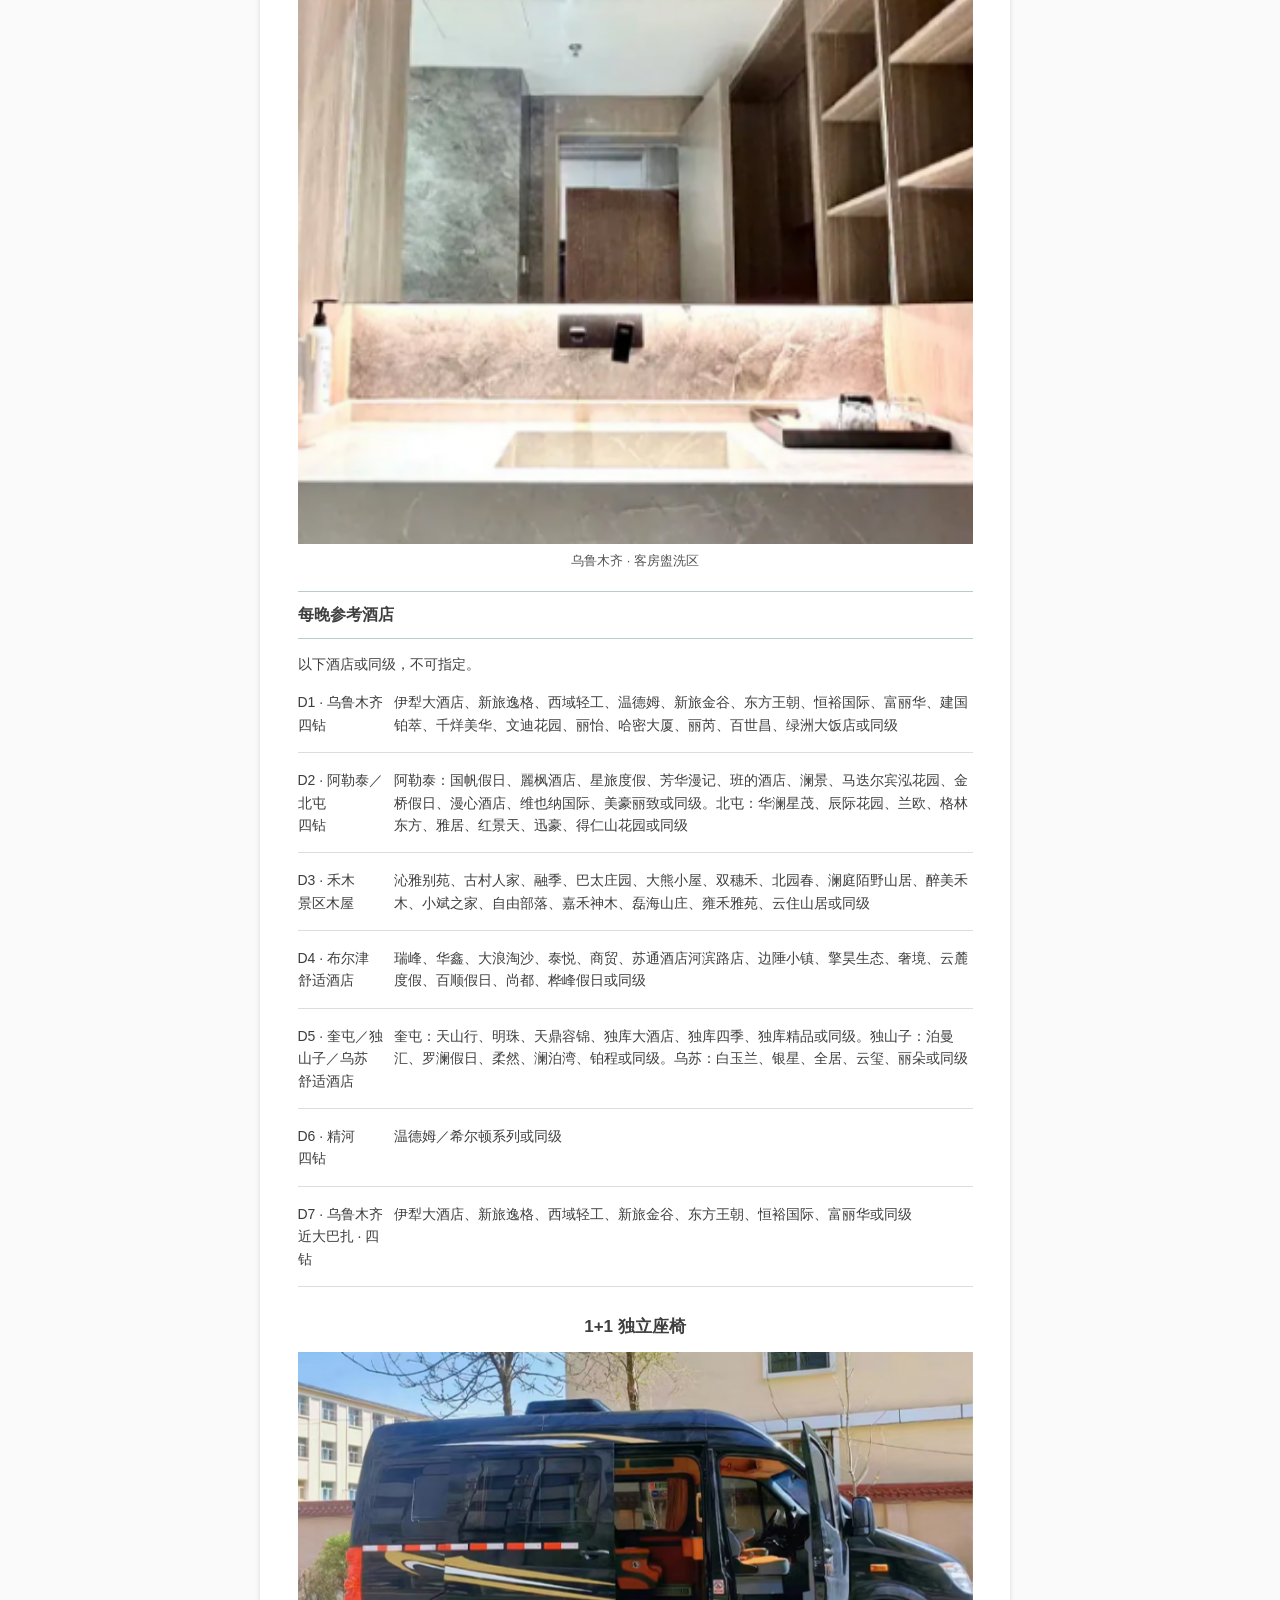
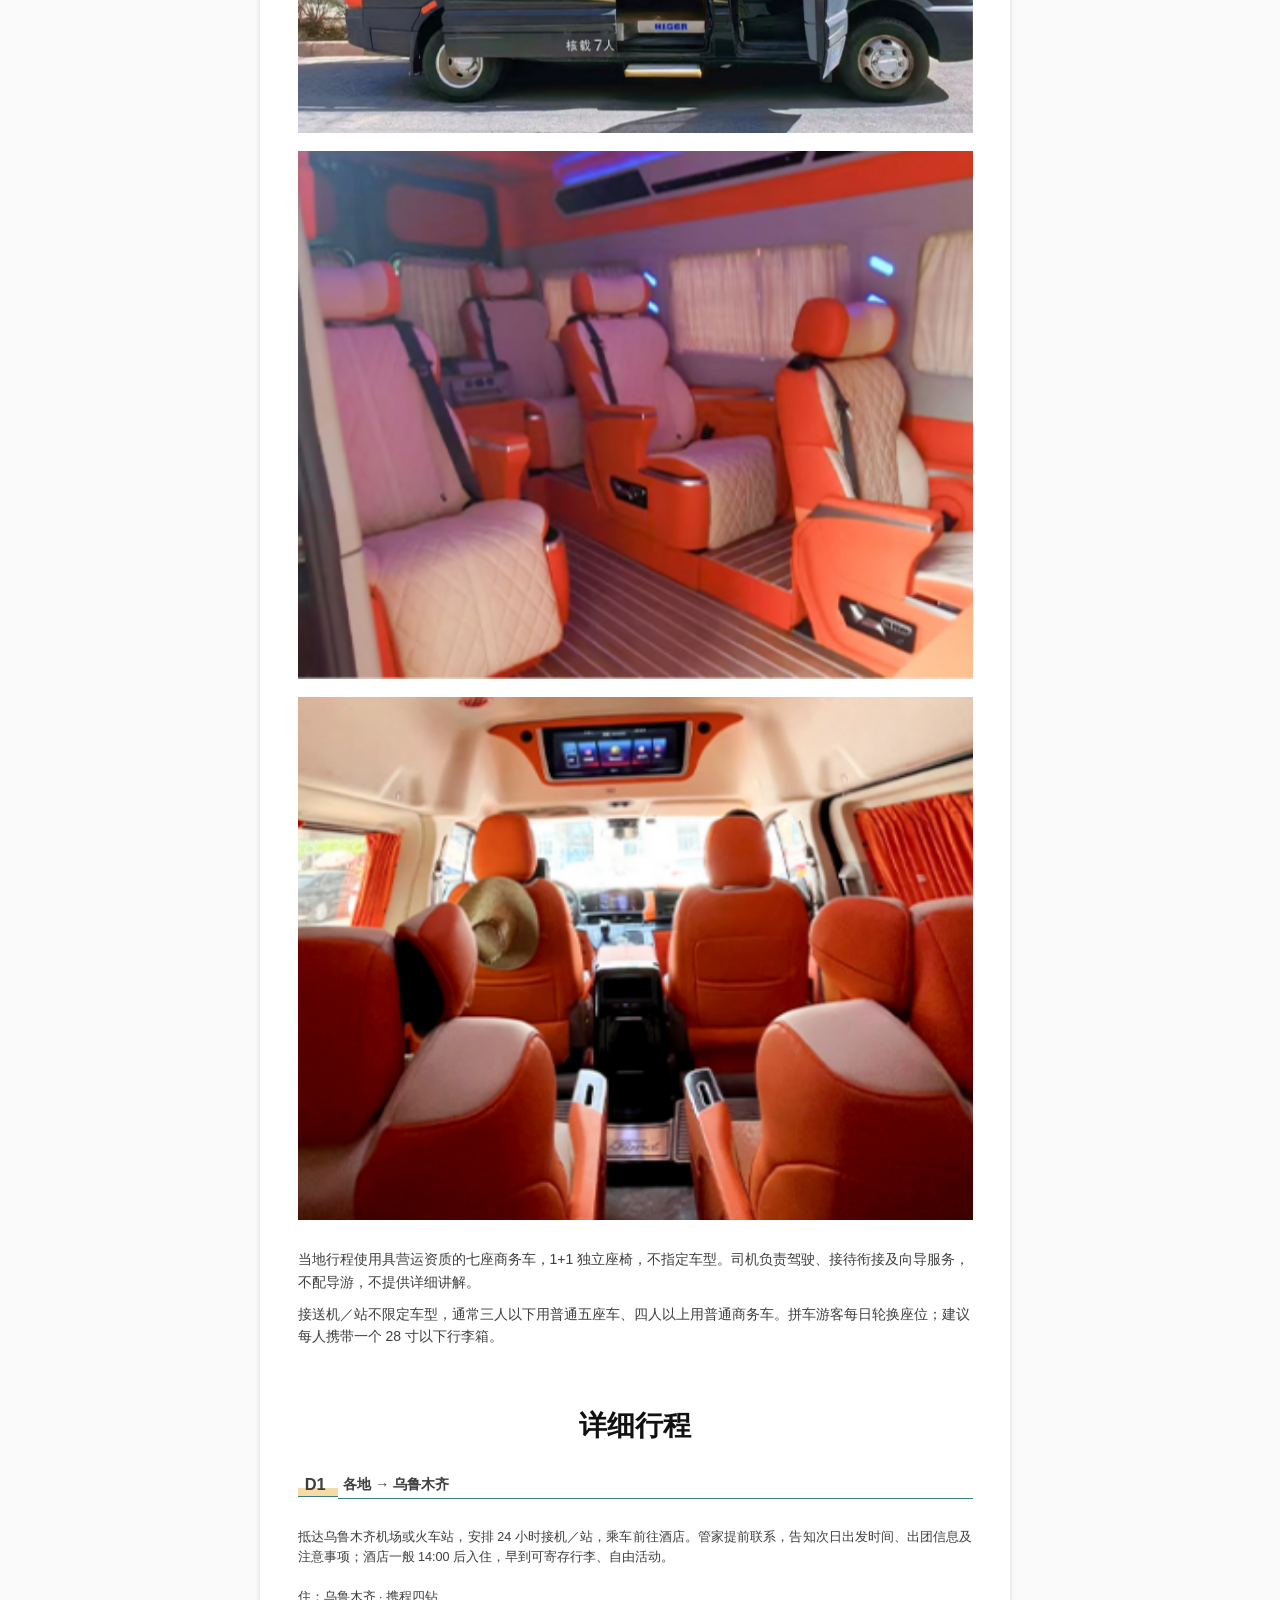
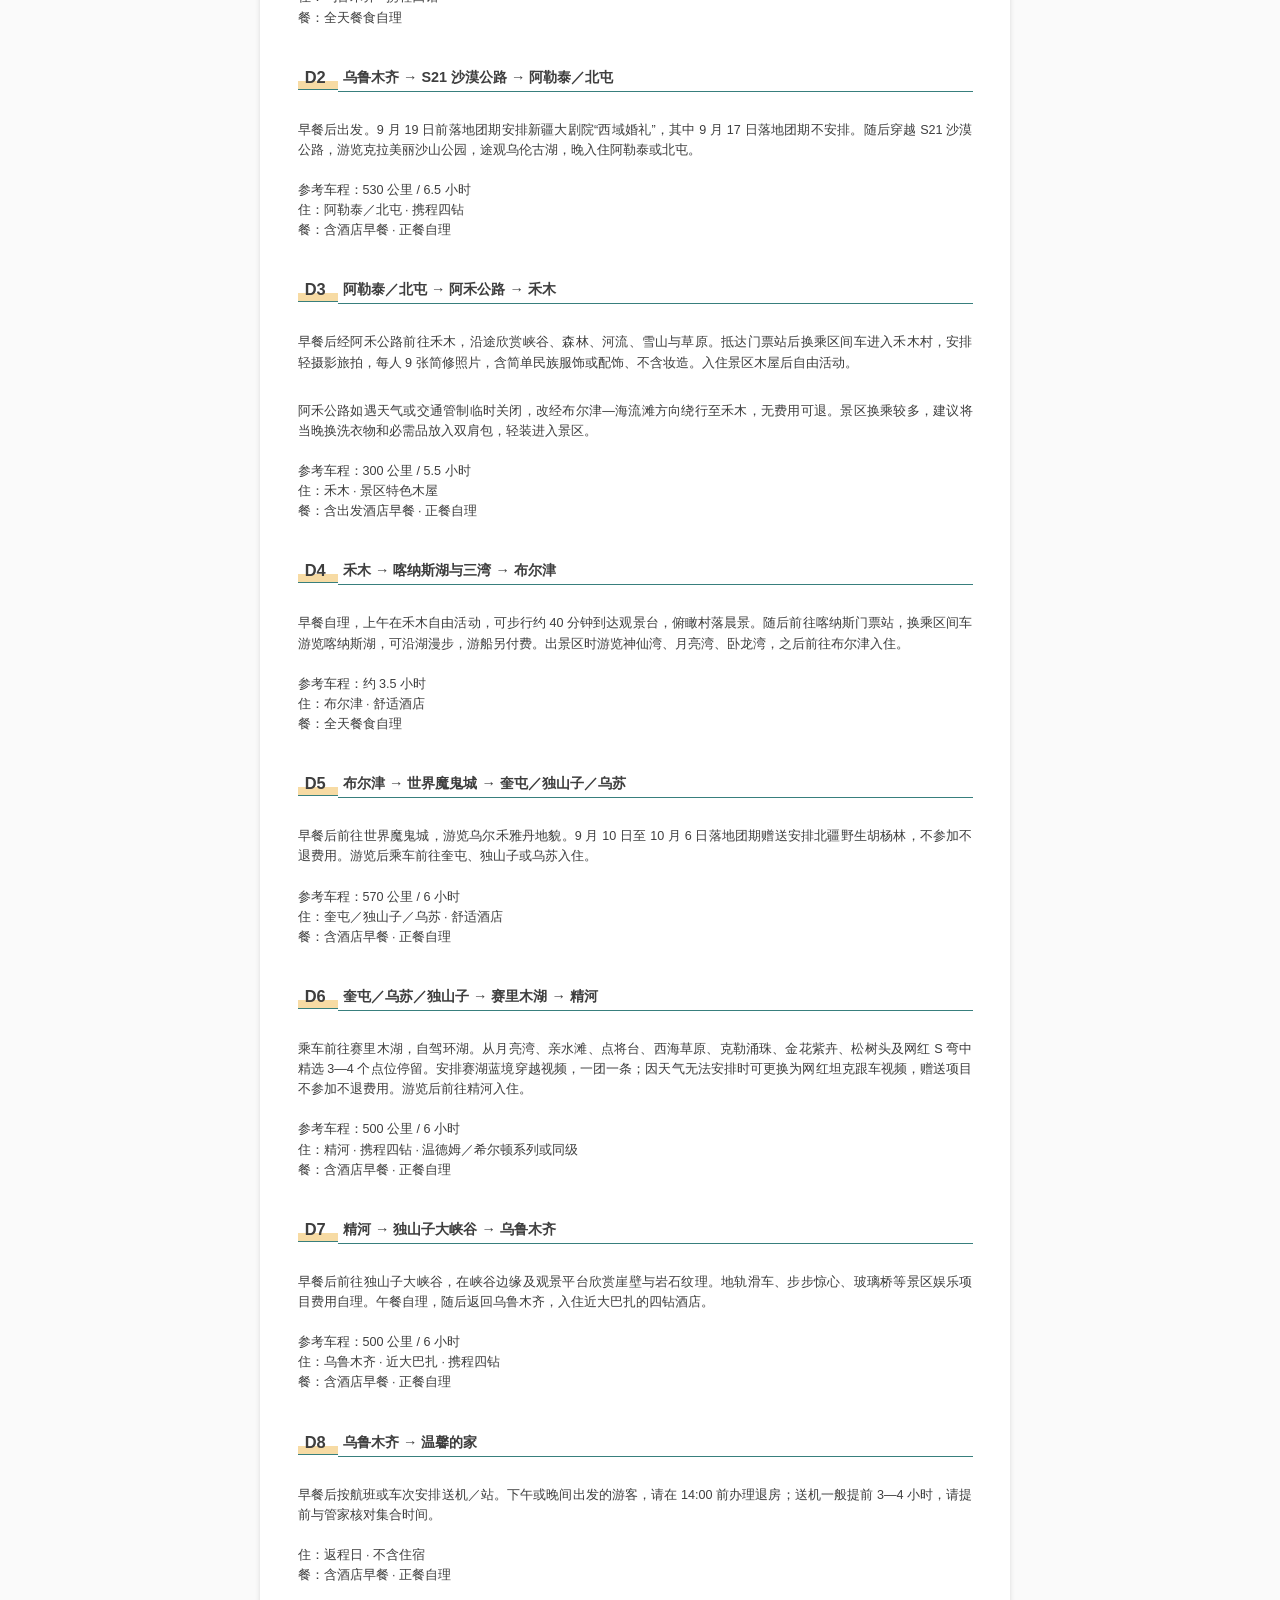
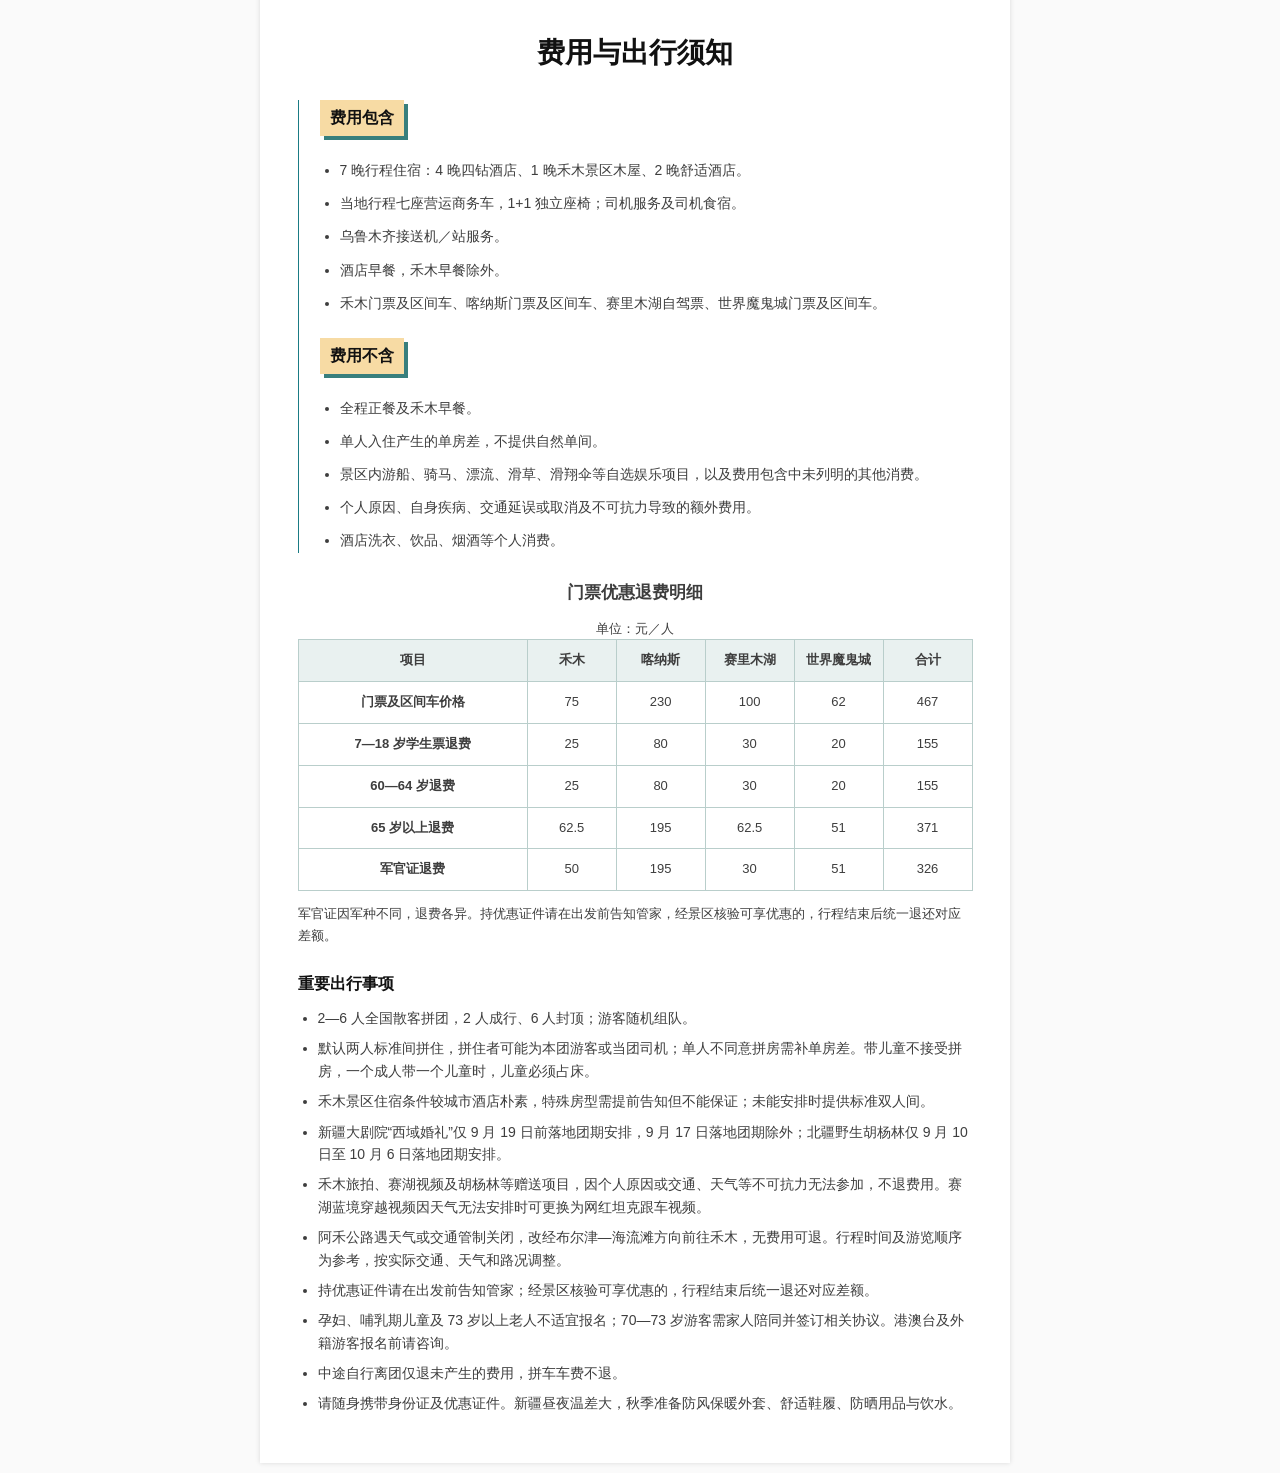
<file: xinjiang-2026/landiao/index.html>
<!doctype html>
<html lang="zh-CN" class="standalone-document">
<head>
<meta charset="utf-8"><meta name="viewport" content="width=device-width,initial-scale=1">
<meta name="theme-color" content="#0084cc"><title>蓝调双湖 8 日｜享轻松旅行</title>
<meta name="description" content="蓝调双湖 SH08，2—6 人小团，8 天 7 晚，乌鲁木齐集散。禾木、喀纳斯、世界魔鬼城、赛里木湖及独山子大峡谷。">
<meta property="og:title" content="蓝调双湖 8 日｜享轻松旅行"><meta property="og:description" content="2—6 人小团，1+1 七座商务车；4 晚四钻、1 晚禾木木屋、2 晚舒适酒店。"><meta property="og:type" content="website">
<meta property="og:image" content="https://www.xqslx.com/xinjiang-2026/assets/sayram-lake.jpg">
<link rel="icon" href="../../assets/brand-symbol.jpg"><link rel="stylesheet" href="../../xiumi-template.css?v=20260906t1">
</head>
<body class="standalone-page xj-site"><a class="skip-link" href="#main-content">跳到主要内容</a>
<main id="main-content">
<section class="template-detail-cover"><img src="../assets/sayram-lake.jpg" alt="赛里木湖蓝色湖光" fetchpriority="high" decoding="async" width="2400" height="1350"><span class="detail-route-tag">2—6 人团<br>8 天 7 晚</span><div class="cover-copy"><h1>蓝调<br>双湖</h1></div></section>
<dl class="xj-facts"><div><dt>旅行时长</dt><dd>8 天 7 晚</dd></div><div><dt>成团人数</dt><dd>2—6 人</dd></div><div><dt>出发／返程</dt><dd>乌鲁木齐</dd></div><div><dt>行程座椅</dt><dd>1+1 独立座椅</dd></div></dl>

<section class="xj-section xj-wrap" id="highlights"><div class="xj-section-head"><div><h2>行程亮点</h2></div></div>
<div class="xj-benefits">
<article><h3>双湖与峡谷</h3><p>喀纳斯湖、神仙湾、月亮湾、卧龙湾，赛里木湖自驾环湖；游览世界魔鬼城与独山子大峡谷。</p></article>
<article><h3>禾木景区木屋</h3><p>禾木住一晚，晨起可步行前往观景台。全程 4 晚四钻酒店、1 晚景区木屋、2 晚舒适酒店。</p></article>
<article><h3>禾木轻旅拍</h3><p>每人赠送 9 张简修照片，含简单民族服饰或配饰，不含妆造；赛湖蓝境穿越视频一团一条。</p></article>
<article><h3>2—6 人同行</h3><p>2 人成行，6 人封顶。七座营运商务车、1+1 独立座椅，乌鲁木齐 24 小时接送机／站。</p></article>
</div>
<div class="xj-album" aria-label="北疆风景画册"><img decoding="async" src="../assets/kanas-river.jpg" alt="喀纳斯河湾与森林" loading="lazy" width="2400" height="1603"><img decoding="async" src="../assets/altay-forest.jpg" alt="阿勒泰金秋森林" loading="lazy" width="2400" height="1110"></div>
</section>

<section class="xj-section xj-wrap" id="stay"><div class="xj-section-head"><div><h2>住宿安排</h2></div></div>
<div class="xj-stay-summary"><div><b>4 晚 · 四钻</b><p>乌鲁木齐两晚、阿勒泰／北屯一晚、精河一晚</p></div><div><b>1 晚 · 景区木屋</b><p>禾木景区特色小木屋</p></div><div><b>2 晚 · 舒适酒店</b><p>布尔津及奎屯／独山子／乌苏</p></div></div>
<div class="xj-rooms">
<figure><img decoding="async" src="../assets/sh08/hemu-cabins-reference.png" alt="禾木景区木屋参考外景" loading="lazy" width="726" height="420"><figcaption>禾木 · 景区木屋</figcaption></figure>
<figure><img decoding="async" src="../assets/sh08/hemu-room-reference.png" alt="禾木木屋参考客房" loading="lazy" width="230" height="373"><figcaption>禾木 · 木屋客房</figcaption></figure>
<figure><img decoding="async" src="../assets/sh08/hemu-room-window-reference.png" alt="禾木木屋客房窗景" loading="lazy" width="233" height="373"><figcaption>禾木 · 客房窗景</figcaption></figure>
<figure><img decoding="async" src="../assets/sh08/hemu-room-bed-reference.png" alt="禾木木屋参考床铺" loading="lazy" width="233" height="373"><figcaption>禾木 · 客房床铺</figcaption></figure>
<figure><img decoding="async" src="../assets/sh08/urumqi-room-window-reference.png" alt="乌鲁木齐四钻酒店参考双床房" loading="lazy" width="727" height="296"><figcaption>乌鲁木齐 · 四钻酒店双床房</figcaption></figure>
<figure><img decoding="async" src="../assets/sh08/urumqi-twin-room-reference.png" alt="乌鲁木齐四钻酒店参考客房" loading="lazy" width="725" height="419"><figcaption>乌鲁木齐 · 四钻酒店客房</figcaption></figure>
<figure><img decoding="async" src="../assets/sh08/urumqi-room-front-reference.png" alt="乌鲁木齐四钻酒店双床房另一视角" loading="lazy" width="354" height="383"><figcaption>乌鲁木齐 · 双床房另一视角</figcaption></figure>
<figure><img decoding="async" src="../assets/sh08/urumqi-bathroom-reference.png" alt="乌鲁木齐四钻酒店参考盥洗区" loading="lazy" width="351" height="413"><figcaption>乌鲁木齐 · 客房盥洗区</figcaption></figure>
</div>
<section class="xj-reference-hotels"><h3>每晚参考酒店</h3><p>以下酒店或同级，不可指定。</p><dl>
<div><dt>D1 · 乌鲁木齐<br>四钻</dt><dd>伊犁大酒店、新旅逸格、西域轻工、温德姆、新旅金谷、东方王朝、恒裕国际、富丽华、建国铂萃、千烊美华、文迪花园、丽怡、哈密大厦、丽芮、百世昌、绿洲大饭店或同级</dd></div>
<div><dt>D2 · 阿勒泰／北屯<br>四钻</dt><dd>阿勒泰：国帆假日、麗枫酒店、星旅度假、芳华漫记、班的酒店、澜景、马迭尔宾泓花园、金桥假日、漫心酒店、维也纳国际、美豪丽致或同级。北屯：华澜星茂、辰际花园、兰欧、格林东方、雅居、红景天、迅豪、得仁山花园或同级</dd></div>
<div><dt>D3 · 禾木<br>景区木屋</dt><dd>沁雅别苑、古村人家、融季、巴太庄园、大熊小屋、双穗禾、北园春、澜庭陌野山居、醉美禾木、小斌之家、自由部落、嘉禾神木、磊海山庄、雍禾雅苑、云住山居或同级</dd></div>
<div><dt>D4 · 布尔津<br>舒适酒店</dt><dd>瑞峰、华鑫、大浪淘沙、泰悦、商贸、苏通酒店河滨路店、边陲小镇、擎昊生态、奢境、云麓度假、百顺假日、尚都、桦峰假日或同级</dd></div>
<div><dt>D5 · 奎屯／独山子／乌苏<br>舒适酒店</dt><dd>奎屯：天山行、明珠、天鼎容锦、独库大酒店、独库四季、独库精品或同级。独山子：泊曼汇、罗澜假日、柔然、澜泊湾、铂程或同级。乌苏：白玉兰、银星、全居、云玺、丽朵或同级</dd></div>
<div><dt>D6 · 精河<br>四钻</dt><dd>温德姆／希尔顿系列或同级</dd></div>
<div><dt>D7 · 乌鲁木齐<br>近大巴扎 · 四钻</dt><dd>伊犁大酒店、新旅逸格、西域轻工、新旅金谷、东方王朝、恒裕国际、富丽华或同级</dd></div>
</dl></section>
<h3 class="xj-subhead">1+1 独立座椅</h3>
<div class="xj-vehicle"><img decoding="async" src="../assets/sh08/business-van-exterior-reference.png" alt="蓝调双湖产品七座商务车参考外观" loading="lazy" width="747" height="422"><img decoding="async" src="../assets/sh08/business-van-seats-reference.png" alt="蓝调双湖产品1+1独立座椅参考内饰" loading="lazy" width="361" height="282"><img decoding="async" src="../assets/sh08/business-van-aisle-reference.png" alt="蓝调双湖产品七座商务车参考车厢" loading="lazy" width="361" height="280"><div><p>当地行程使用具营运资质的七座商务车，1+1 独立座椅，不指定车型。司机负责驾驶、接待衔接及向导服务，不配导游，不提供详细讲解。</p><p>接送机／站不限定车型，通常三人以下用普通五座车、四人以上用普通商务车。拼车游客每日轮换座位；建议每人携带一个 28 寸以下行李箱。</p></div></div>
</section>

<section class="xj-section xj-wrap" id="itinerary"><div class="xj-section-head"><div><h2>详细行程</h2></div></div><div class="xj-days">
<article class="xj-day"><span class="xj-day-no" aria-label="第1天">D1</span><div><h3>各地 → 乌鲁木齐</h3><p>抵达乌鲁木齐机场或火车站，安排 24 小时接机／站，乘车前往酒店。管家提前联系，告知次日出发时间、出团信息及注意事项；酒店一般 14:00 后入住，早到可寄存行李、自由活动。</p><small>住：乌鲁木齐 · 携程四钻<br>餐：全天餐食自理</small></div></article>
<article class="xj-day"><span class="xj-day-no" aria-label="第2天">D2</span><div><h3>乌鲁木齐 → S21 沙漠公路 → 阿勒泰／北屯</h3><p>早餐后出发。9 月 19 日前落地团期安排新疆大剧院“西域婚礼”，其中 9 月 17 日落地团期不安排。随后穿越 S21 沙漠公路，游览克拉美丽沙山公园，途观乌伦古湖，晚入住阿勒泰或北屯。</p><small>参考车程：530 公里 / 6.5 小时<br>住：阿勒泰／北屯 · 携程四钻<br>餐：含酒店早餐 · 正餐自理</small></div></article>
<article class="xj-day"><span class="xj-day-no" aria-label="第3天">D3</span><div><h3>阿勒泰／北屯 → 阿禾公路 → 禾木</h3><p>早餐后经阿禾公路前往禾木，沿途欣赏峡谷、森林、河流、雪山与草原。抵达门票站后换乘区间车进入禾木村，安排轻摄影旅拍，每人 9 张简修照片，含简单民族服饰或配饰、不含妆造。入住景区木屋后自由活动。</p><p>阿禾公路如遇天气或交通管制临时关闭，改经布尔津—海流滩方向绕行至禾木，无费用可退。景区换乘较多，建议将当晚换洗衣物和必需品放入双肩包，轻装进入景区。</p><small>参考车程：300 公里 / 5.5 小时<br>住：禾木 · 景区特色木屋<br>餐：含出发酒店早餐 · 正餐自理</small></div></article>
<article class="xj-day"><span class="xj-day-no" aria-label="第4天">D4</span><div><h3>禾木 → 喀纳斯湖与三湾 → 布尔津</h3><p>早餐自理，上午在禾木自由活动，可步行约 40 分钟到达观景台，俯瞰村落晨景。随后前往喀纳斯门票站，换乘区间车游览喀纳斯湖，可沿湖漫步，游船另付费。出景区时游览神仙湾、月亮湾、卧龙湾，之后前往布尔津入住。</p><small>参考车程：约 3.5 小时<br>住：布尔津 · 舒适酒店<br>餐：全天餐食自理</small></div></article>
<article class="xj-day"><span class="xj-day-no" aria-label="第5天">D5</span><div><h3>布尔津 → 世界魔鬼城 → 奎屯／独山子／乌苏</h3><p>早餐后前往世界魔鬼城，游览乌尔禾雅丹地貌。9 月 10 日至 10 月 6 日落地团期赠送安排北疆野生胡杨林，不参加不退费用。游览后乘车前往奎屯、独山子或乌苏入住。</p><small>参考车程：570 公里 / 6 小时<br>住：奎屯／独山子／乌苏 · 舒适酒店<br>餐：含酒店早餐 · 正餐自理</small></div></article>
<article class="xj-day"><span class="xj-day-no" aria-label="第6天">D6</span><div><h3>奎屯／乌苏／独山子 → 赛里木湖 → 精河</h3><p>乘车前往赛里木湖，自驾环湖。从月亮湾、亲水滩、点将台、西海草原、克勒涌珠、金花紫卉、松树头及网红 S 弯中精选 3—4 个点位停留。安排赛湖蓝境穿越视频，一团一条；因天气无法安排时可更换为网红坦克跟车视频，赠送项目不参加不退费用。游览后前往精河入住。</p><small>参考车程：500 公里 / 6 小时<br>住：精河 · 携程四钻 · 温德姆／希尔顿系列或同级<br>餐：含酒店早餐 · 正餐自理</small></div></article>
<article class="xj-day"><span class="xj-day-no" aria-label="第7天">D7</span><div><h3>精河 → 独山子大峡谷 → 乌鲁木齐</h3><p>早餐后前往独山子大峡谷，在峡谷边缘及观景平台欣赏崖壁与岩石纹理。地轨滑车、步步惊心、玻璃桥等景区娱乐项目费用自理。午餐自理，随后返回乌鲁木齐，入住近大巴扎的四钻酒店。</p><small>参考车程：500 公里 / 6 小时<br>住：乌鲁木齐 · 近大巴扎 · 携程四钻<br>餐：含酒店早餐 · 正餐自理</small></div></article>
<article class="xj-day"><span class="xj-day-no" aria-label="第8天">D8</span><div><h3>乌鲁木齐 → 温馨的家</h3><p>早餐后按航班或车次安排送机／站。下午或晚间出发的游客，请在 14:00 前办理退房；送机一般提前 3—4 小时，请提前与管家核对集合时间。</p><small>住：返程日 · 不含住宿<br>餐：含酒店早餐 · 正餐自理</small></div></article>
</div></section>

<section class="xj-section xj-wrap" id="service"><div class="xj-section-head"><div><h2>费用与出行须知</h2></div></div><div class="xj-service">
<article><h3>费用包含</h3><ul><li>7 晚行程住宿：4 晚四钻酒店、1 晚禾木景区木屋、2 晚舒适酒店。</li><li>当地行程七座营运商务车，1+1 独立座椅；司机服务及司机食宿。</li><li>乌鲁木齐接送机／站服务。</li><li>酒店早餐，禾木早餐除外。</li><li>禾木门票及区间车、喀纳斯门票及区间车、赛里木湖自驾票、世界魔鬼城门票及区间车。</li></ul></article>
<article><h3>费用不含</h3><ul><li>全程正餐及禾木早餐。</li><li>单人入住产生的单房差，不提供自然单间。</li><li>景区内游船、骑马、漂流、滑草、滑翔伞等自选娱乐项目，以及费用包含中未列明的其他消费。</li><li>个人原因、自身疾病、交通延误或取消及不可抗力导致的额外费用。</li><li>酒店洗衣、饮品、烟酒等个人消费。</li></ul></article>
</div>
<h3 class="xj-subhead">门票优惠退费明细</h3>
<div class="price-scroll"><table class="fare-table">
<caption>单位：元／人</caption>
<thead><tr><th scope="col">项目</th><th scope="col">禾木</th><th scope="col">喀纳斯</th><th scope="col">赛里木湖</th><th scope="col">世界魔鬼城</th><th scope="col">合计</th></tr></thead>
<tbody>
<tr><th scope="row">门票及区间车价格</th><td>75</td><td>230</td><td>100</td><td>62</td><td>467</td></tr>
<tr><th scope="row">7—18 岁学生票退费</th><td>25</td><td>80</td><td>30</td><td>20</td><td>155</td></tr>
<tr><th scope="row">60—64 岁退费</th><td>25</td><td>80</td><td>30</td><td>20</td><td>155</td></tr>
<tr><th scope="row">65 岁以上退费</th><td>62.5</td><td>195</td><td>62.5</td><td>51</td><td>371</td></tr>
<tr><th scope="row">军官证退费</th><td>50</td><td>195</td><td>30</td><td>51</td><td>326</td></tr>
</tbody></table></div>
<p class="price-footnote">军官证因军种不同，退费各异。持优惠证件请在出发前告知管家，经景区核验可享优惠的，行程结束后统一退还对应差额。</p>
<aside class="xj-notes"><h3>重要出行事项</h3><ul>
<li>2—6 人全国散客拼团，2 人成行、6 人封顶；游客随机组队。</li>
<li>默认两人标准间拼住，拼住者可能为本团游客或当团司机；单人不同意拼房需补单房差。带儿童不接受拼房，一个成人带一个儿童时，儿童必须占床。</li>
<li>禾木景区住宿条件较城市酒店朴素，特殊房型需提前告知但不能保证；未能安排时提供标准双人间。</li>
<li>新疆大剧院“西域婚礼”仅 9 月 19 日前落地团期安排，9 月 17 日落地团期除外；北疆野生胡杨林仅 9 月 10 日至 10 月 6 日落地团期安排。</li>
<li>禾木旅拍、赛湖视频及胡杨林等赠送项目，因个人原因或交通、天气等不可抗力无法参加，不退费用。赛湖蓝境穿越视频因天气无法安排时可更换为网红坦克跟车视频。</li>
<li>阿禾公路遇天气或交通管制关闭，改经布尔津—海流滩方向前往禾木，无费用可退。行程时间及游览顺序为参考，按实际交通、天气和路况调整。</li>
<li>持优惠证件请在出发前告知管家；经景区核验可享优惠的，行程结束后统一退还对应差额。</li>
<li>孕妇、哺乳期儿童及 73 岁以上老人不适宜报名；70—73 岁游客需家人陪同并签订相关协议。港澳台及外籍游客报名前请咨询。</li>
<li>中途自行离团仅退未产生的费用，拼车车费不退。</li>
<li>请随身携带身份证及优惠证件。新疆昼夜温差大，秋季准备防风保暖外套、舒适鞋履、防晒用品与饮水。</li>
</ul></aside>
</section>
</main></body></html>
</file>
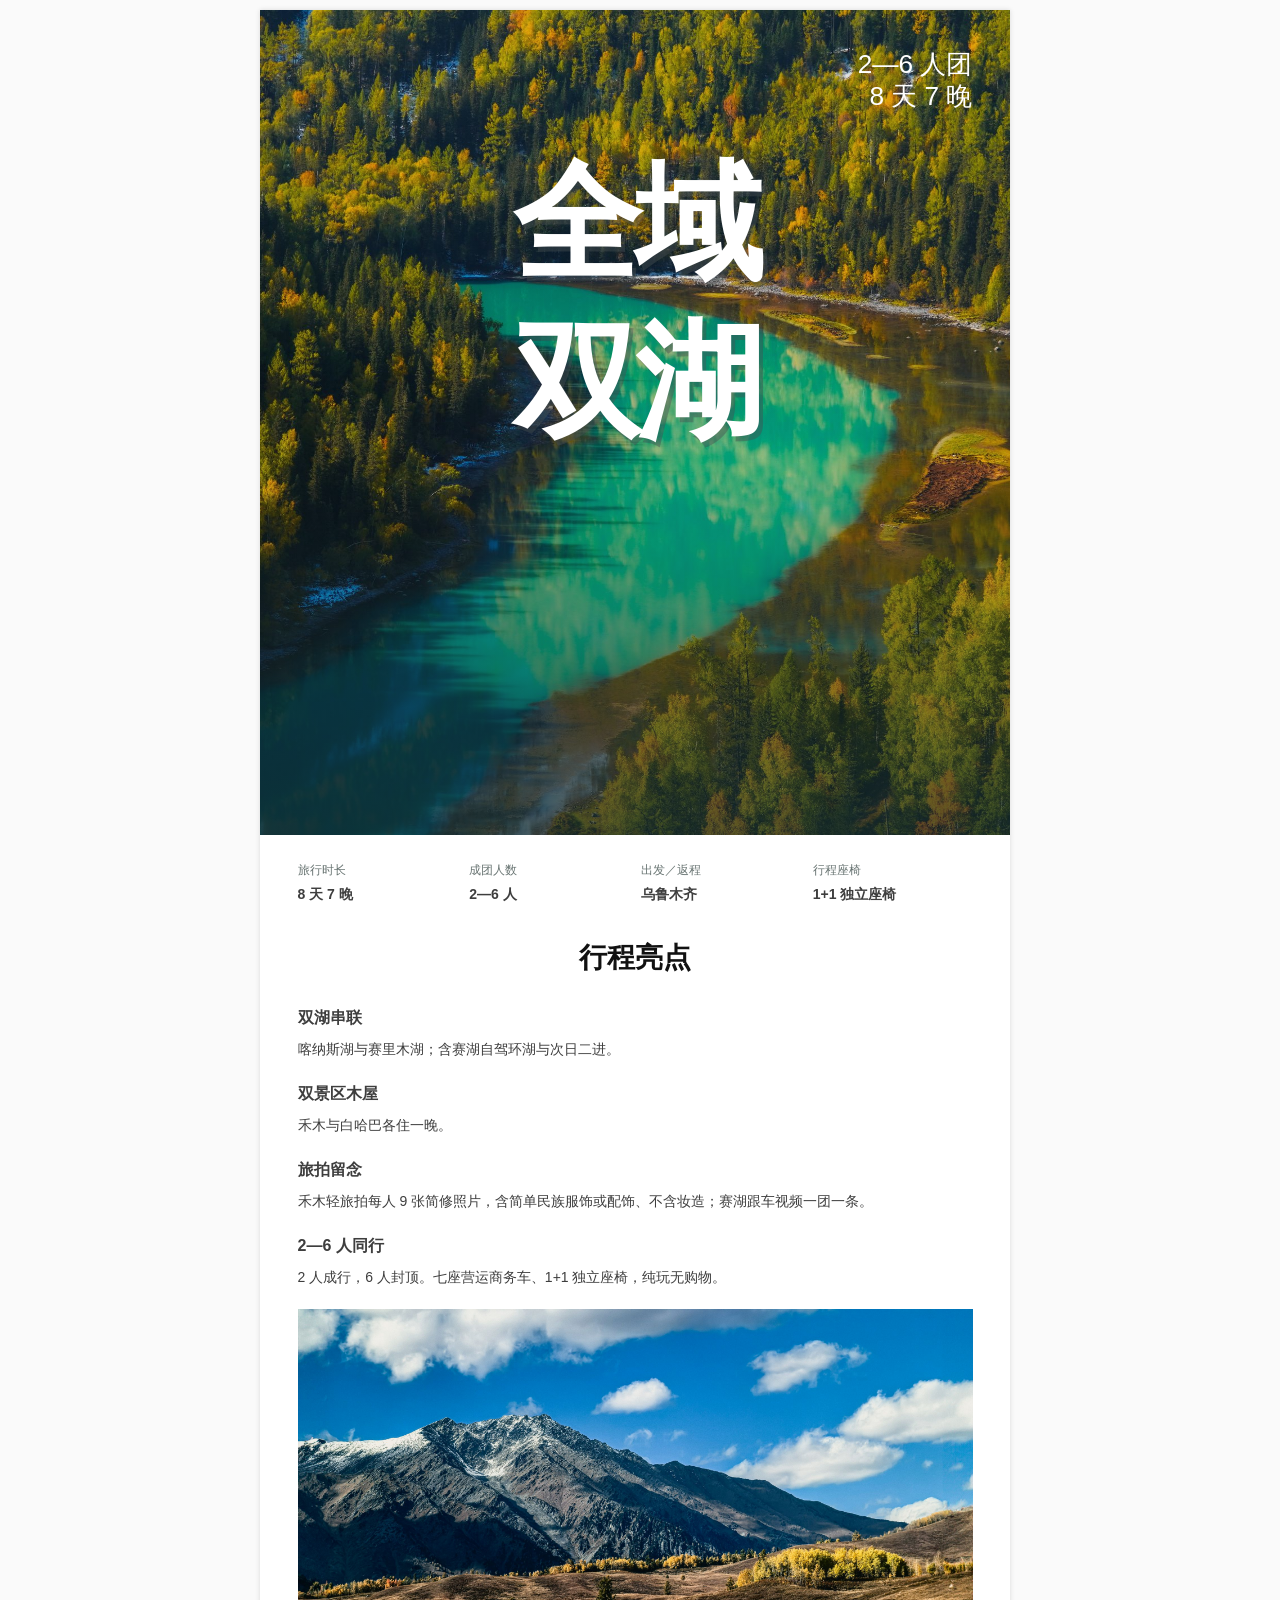
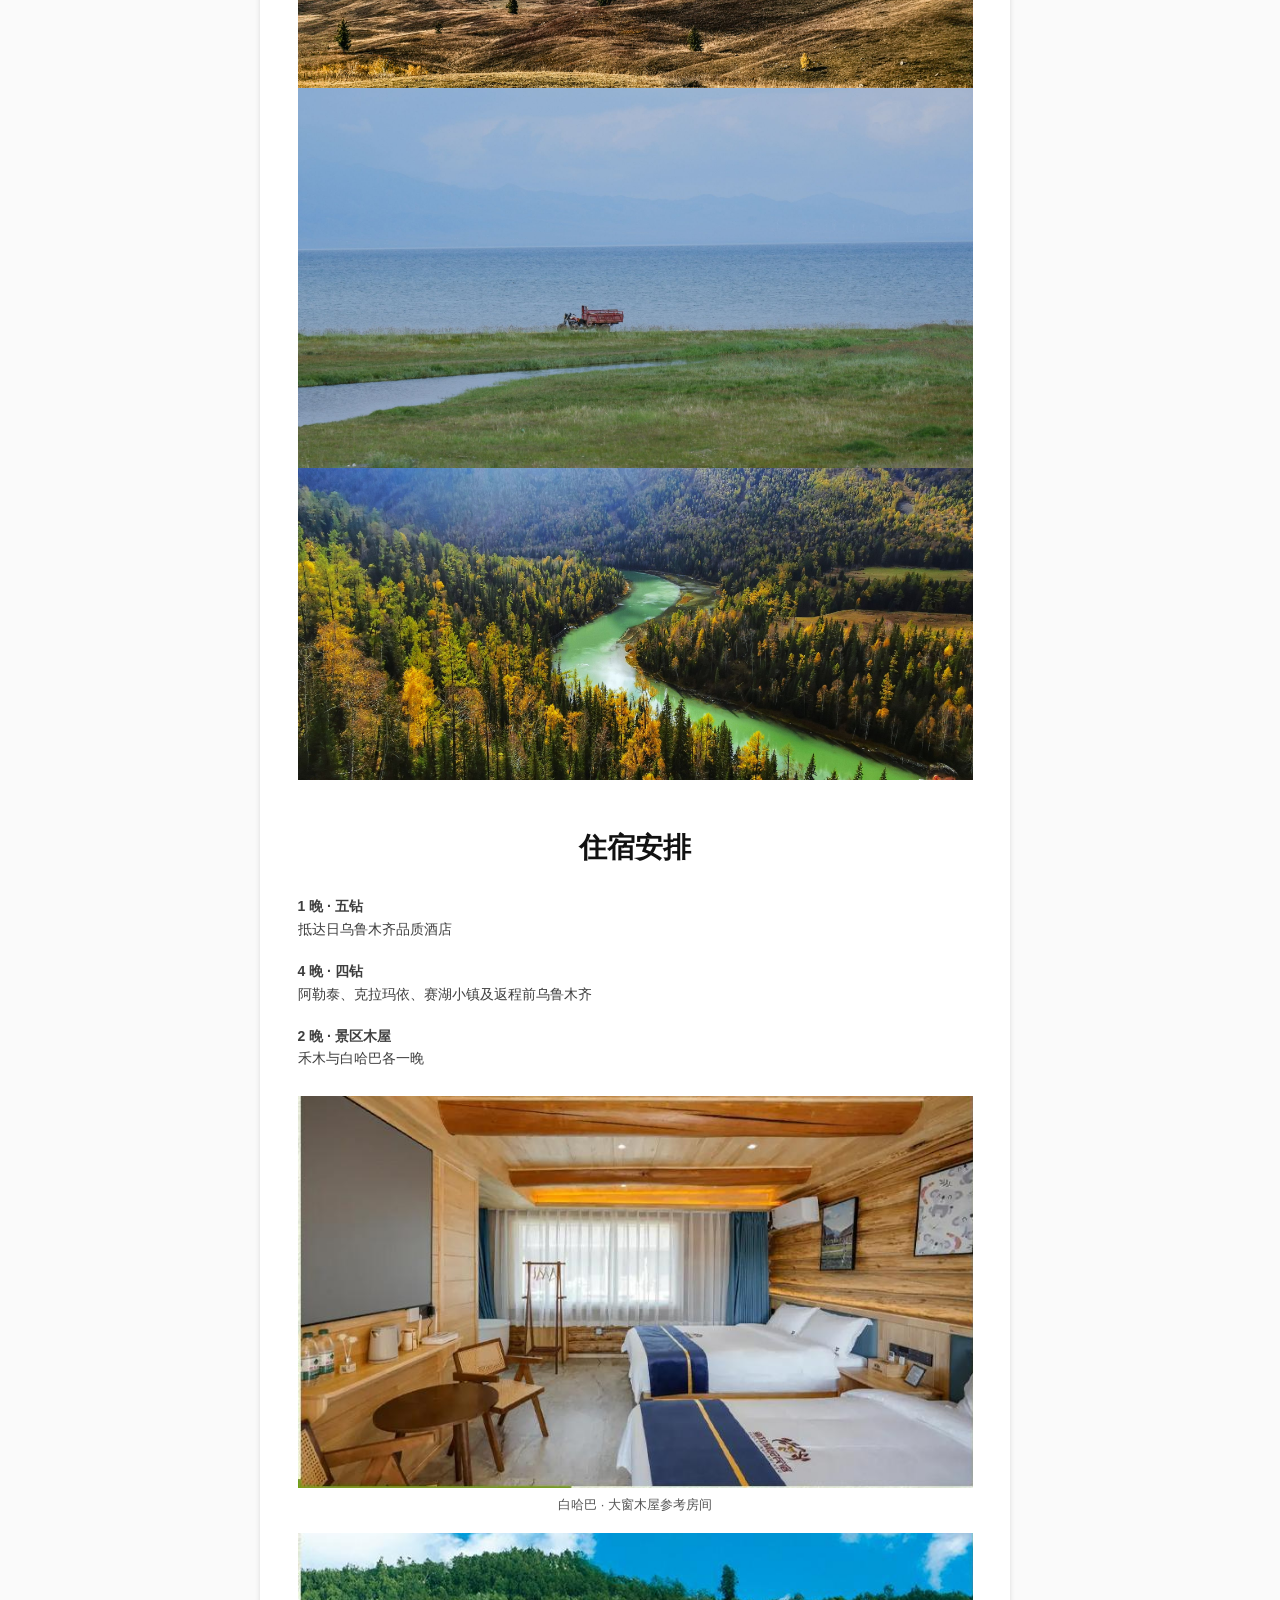
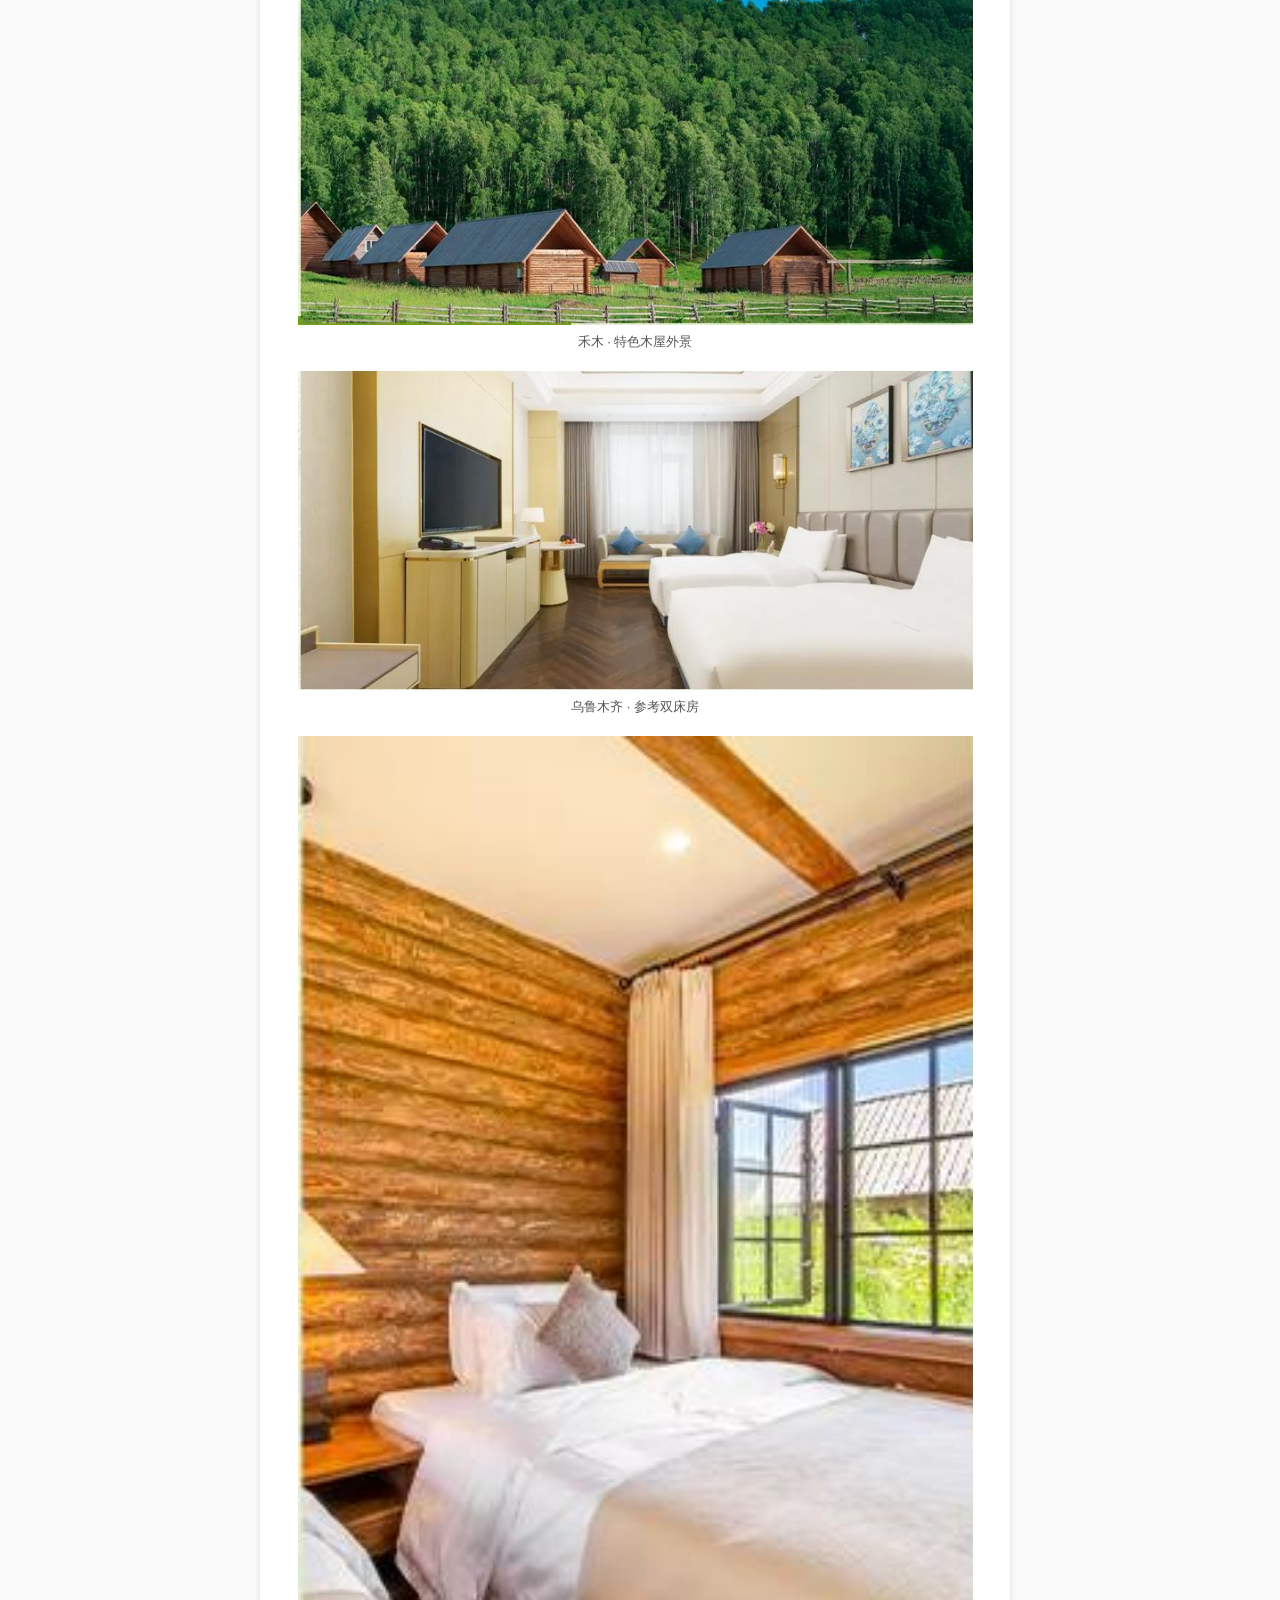
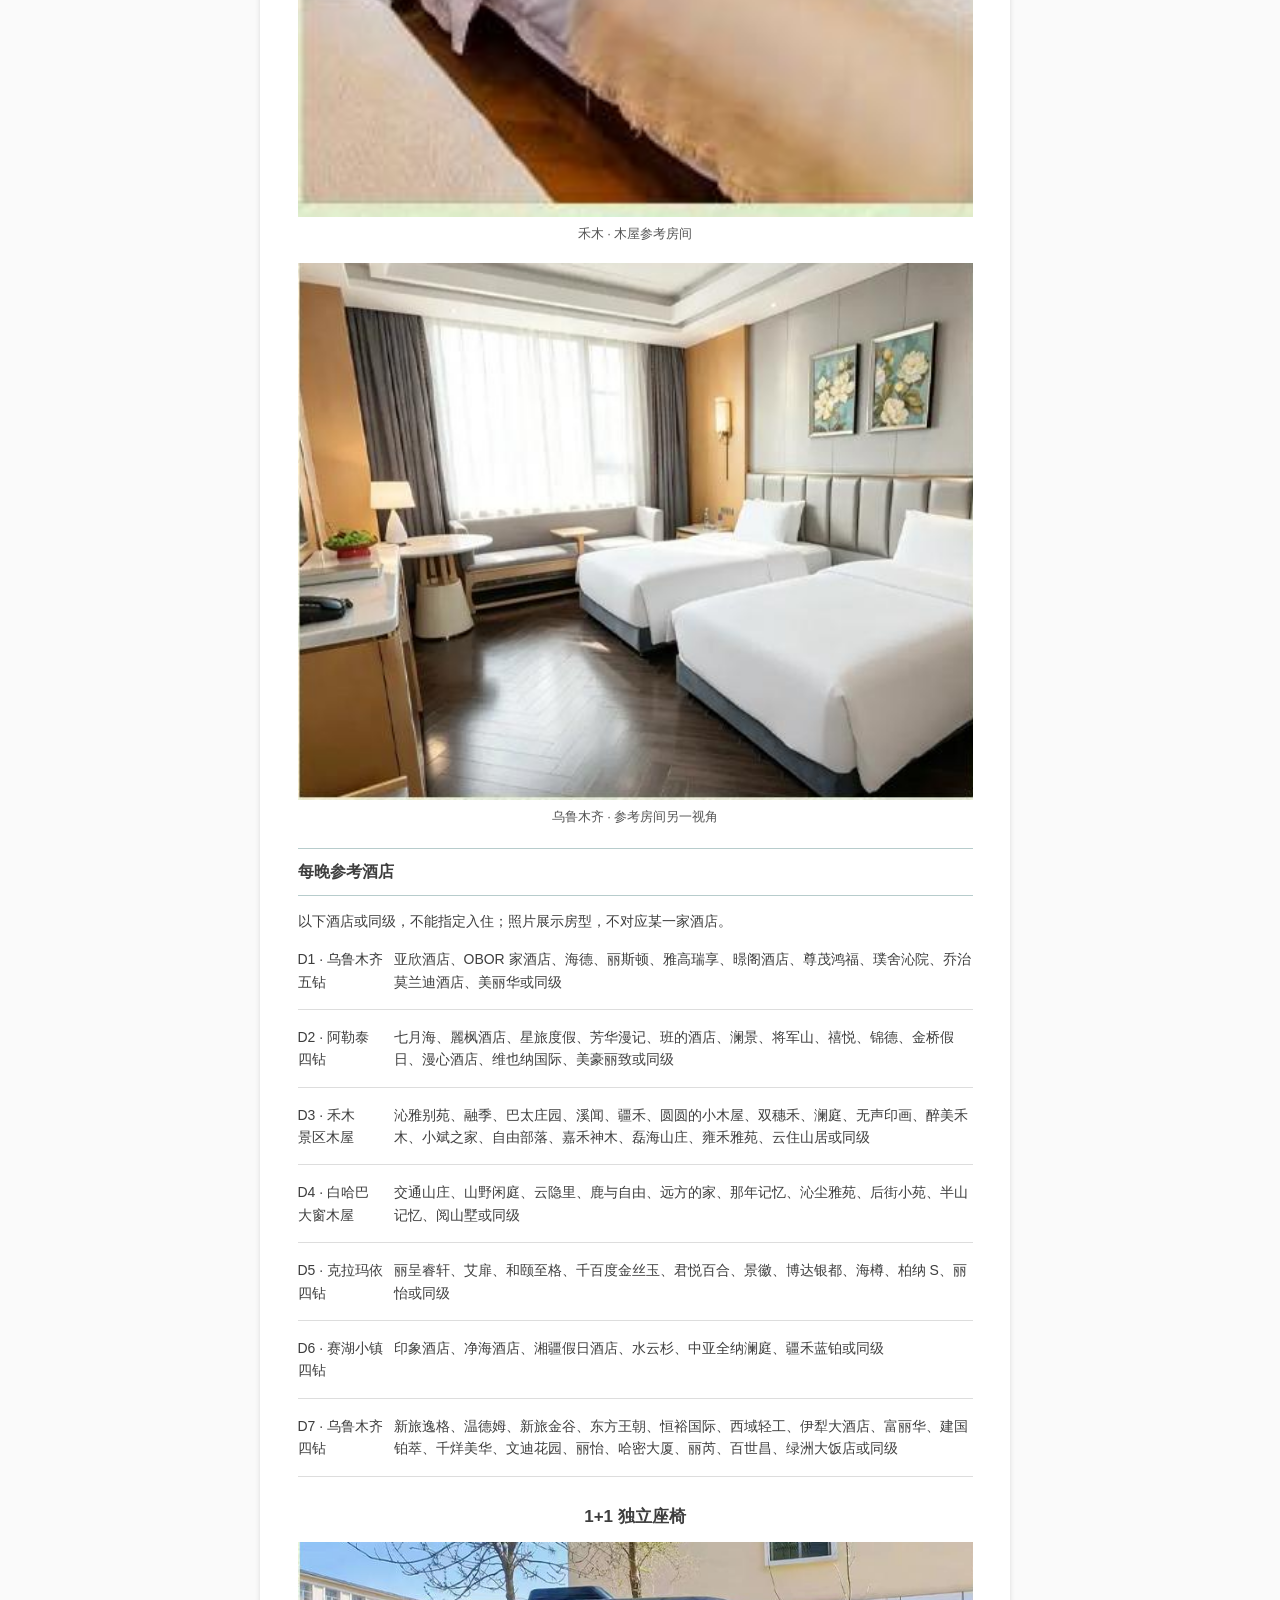
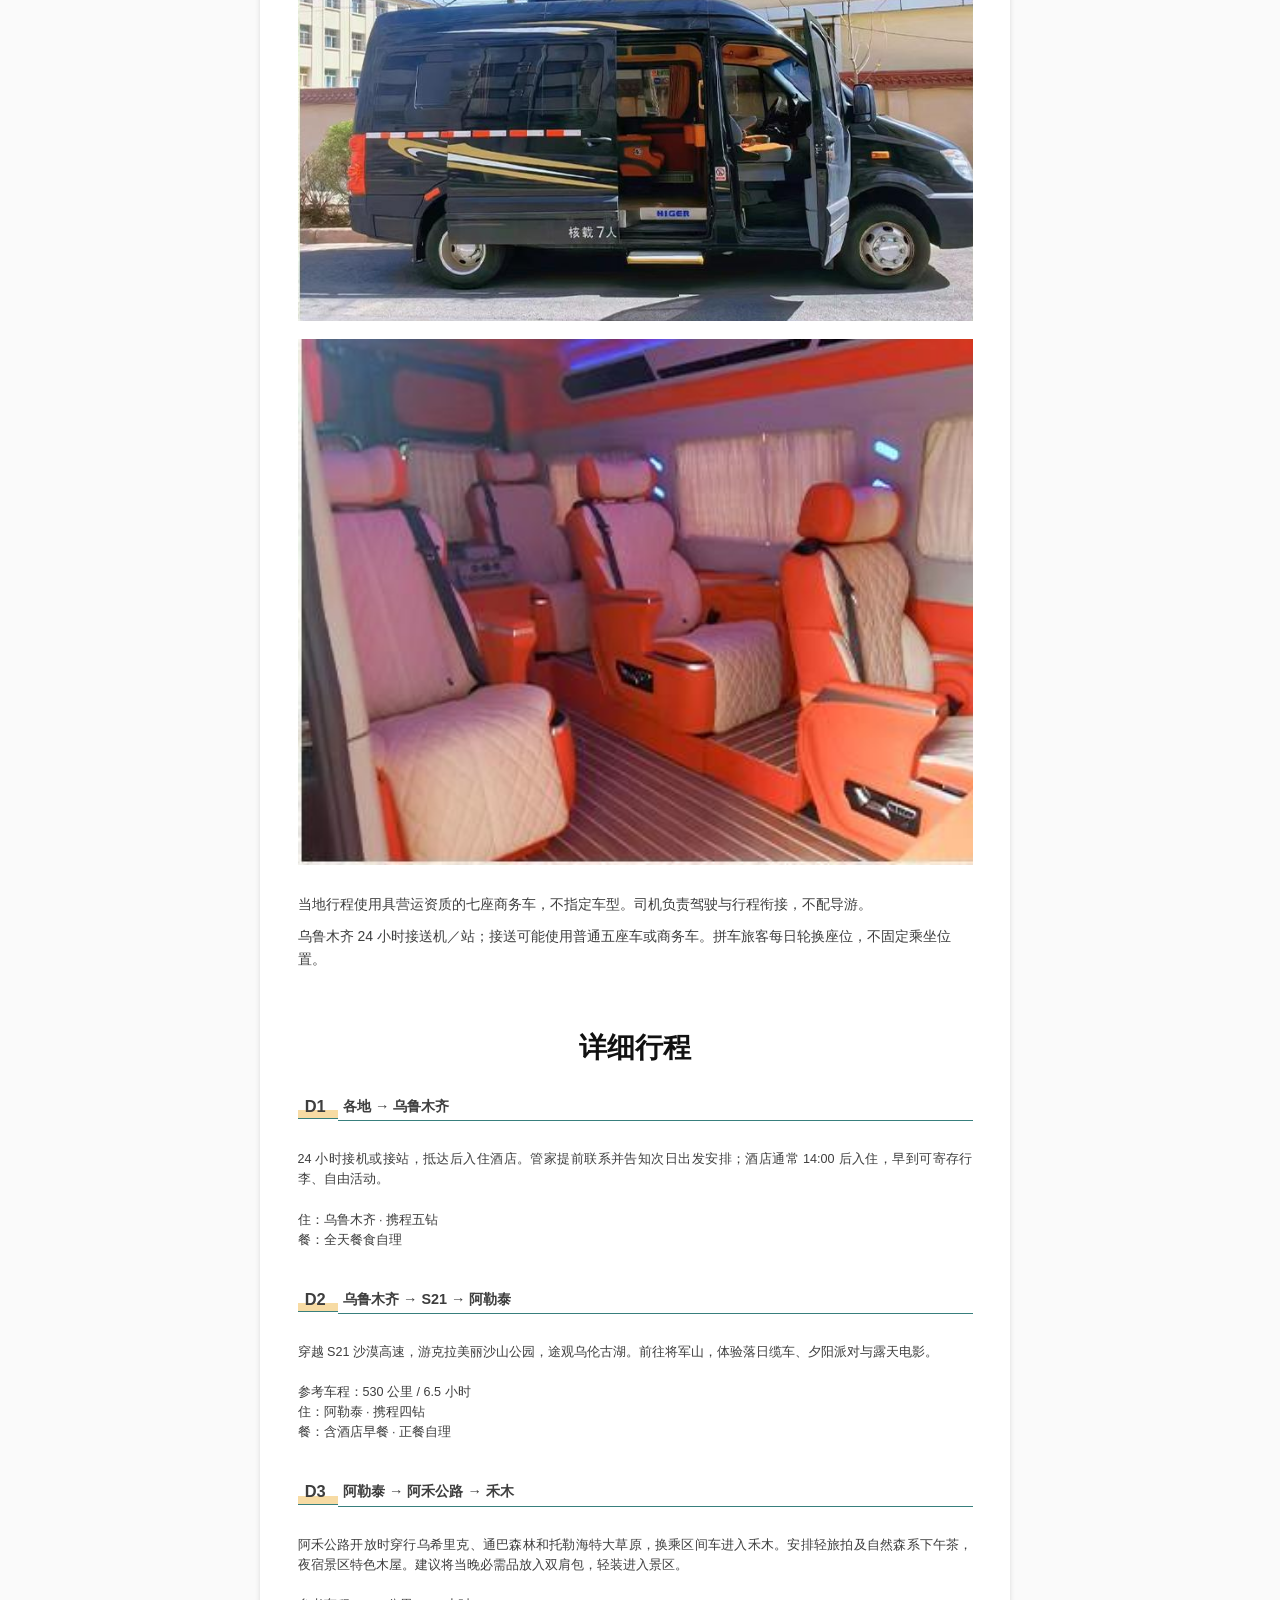
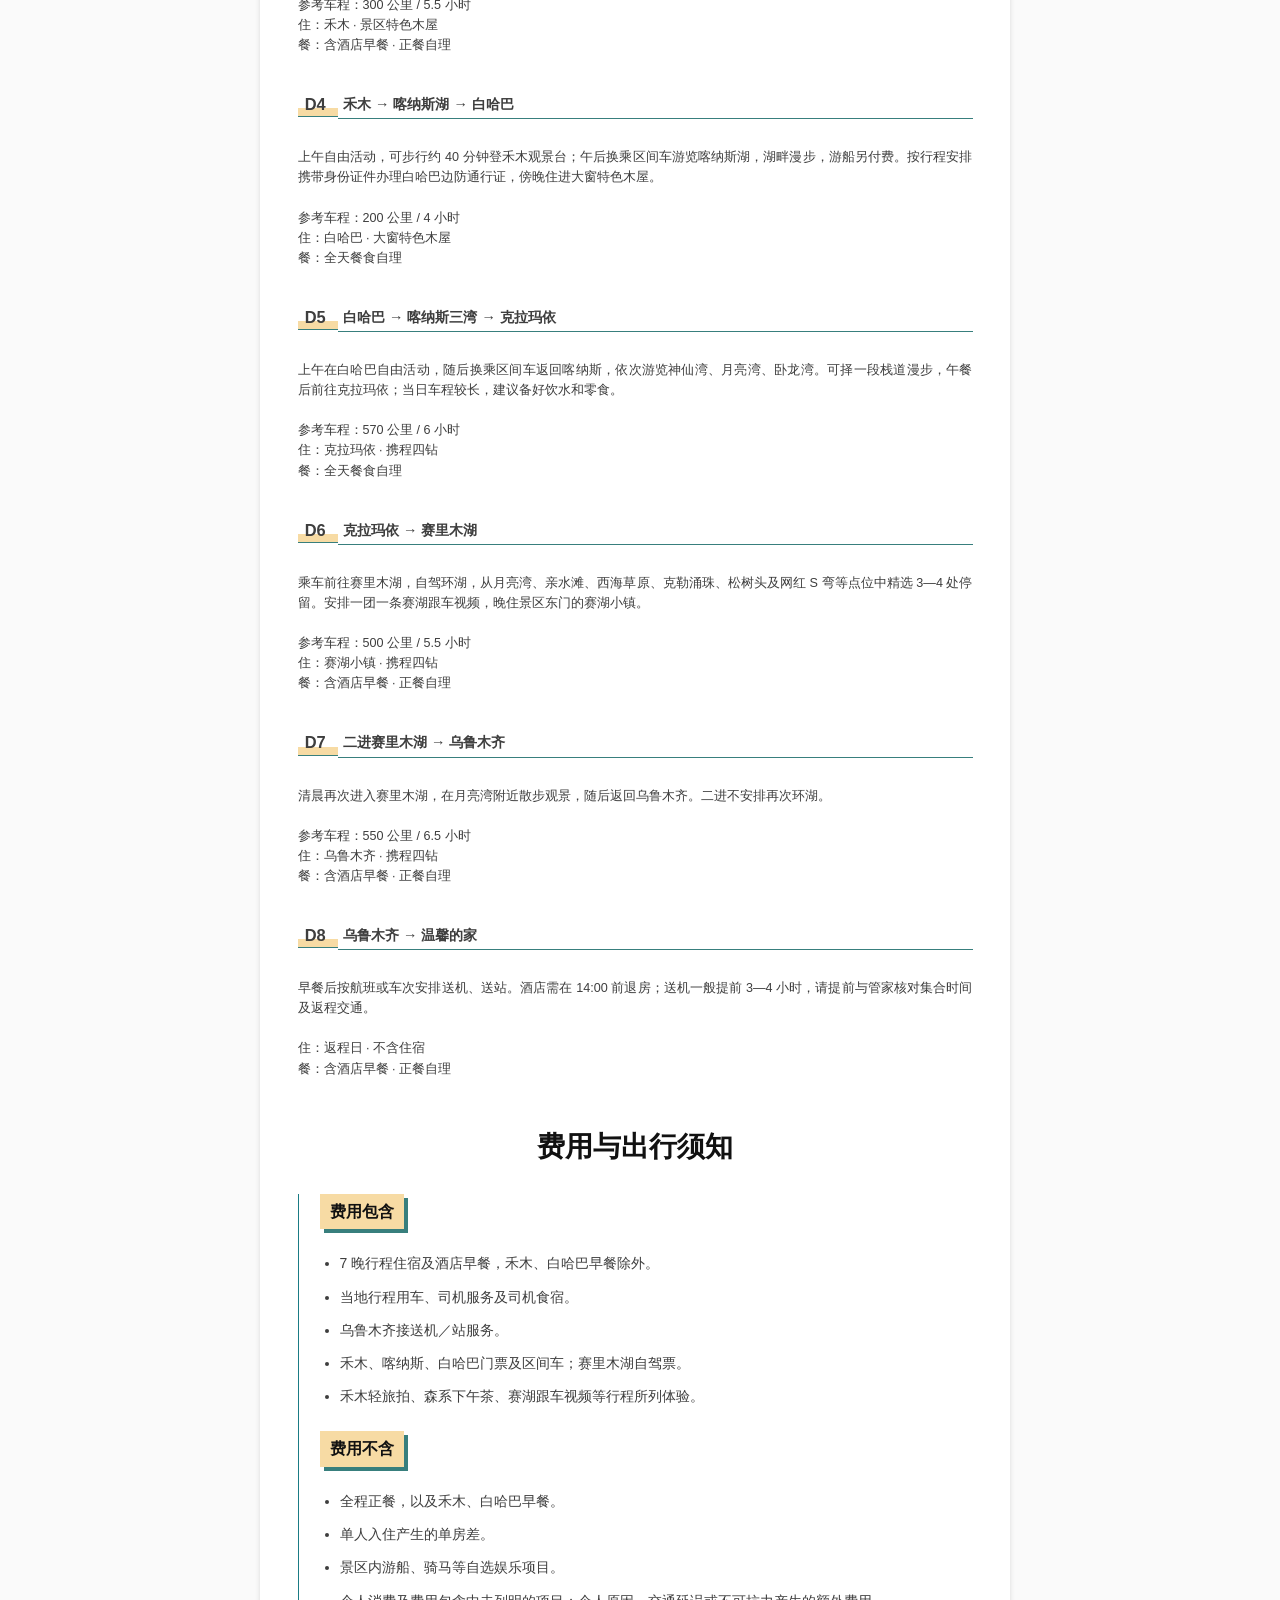
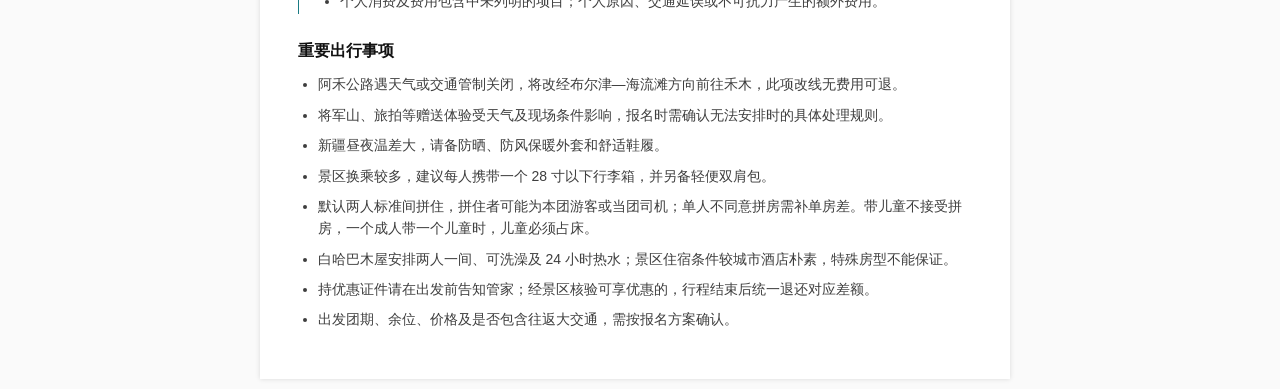
<file: xinjiang-2026/quanyu/index.html>
<!doctype html>
<html lang="zh-CN" class="standalone-document">
<head>
<meta charset="utf-8"><meta name="viewport" content="width=device-width,initial-scale=1">
<meta name="theme-color" content="#0084cc"><title>全域双湖 8 日｜享轻松旅行</title>
<meta name="description" content="2—6人MINI纯玩小团，乌鲁木齐集散，禾木与白哈巴木屋、喀纳斯与赛里木湖。"><meta property="og:title" content="全域双湖 8 日｜享轻松旅行">
<meta property="og:description" content="2—6人MINI纯玩小团，乌鲁木齐集散，禾木与白哈巴木屋、喀纳斯与赛里木湖。"><meta property="og:type" content="website">
<meta property="og:image" content="https://www.xqslx.com/xinjiang-2026/assets/kanas-river.jpg">
<link rel="icon" href="../../assets/brand-symbol.jpg">


<link rel="stylesheet" href="../../xiumi-template.css?v=20260906t1">
</head><body class="standalone-page xj-site"><a class="skip-link" href="#main-content">跳到主要内容</a>

<main id="main-content">
<section class="template-detail-cover"><img src="../assets/kanas-river.jpg" alt="全域双湖旅行风景" fetchpriority="high" decoding="async" width="2400" height="1603"><span class="detail-route-tag">2—6 人团<br>8 天 7 晚</span><div class="cover-copy"><h1>全域<br>双湖</h1></div></section>
<dl class="xj-facts"><div><dt>旅行时长</dt><dd>8 天 7 晚</dd></div><div><dt>成团人数</dt><dd>2—6 人</dd></div><div><dt>出发／返程</dt><dd>乌鲁木齐</dd></div><div><dt>行程座椅</dt><dd>1+1 独立座椅</dd></div></dl>

<section class="xj-section xj-wrap" id="highlights"><div class="xj-section-head"><div><h2>行程亮点</h2></div></div><div class="xj-benefits"><article><h3>双湖串联</h3><p>喀纳斯湖与赛里木湖；含赛湖自驾环湖与次日二进。</p></article><article><h3>双景区木屋</h3><p>禾木与白哈巴各住一晚。</p></article><article><h3>旅拍留念</h3><p>禾木轻旅拍每人 9 张简修照片，含简单民族服饰或配饰、不含妆造；赛湖跟车视频一团一条。</p></article><article><h3>2—6 人同行</h3><p>2 人成行，6 人封顶。七座营运商务车、1+1 独立座椅，纯玩无购物。</p></article></div><div class="xj-album" aria-label="北疆风景画册"><img decoding="async" src="../assets/altay-mountains.jpg" alt="阿勒泰雪山与金色草原" loading="lazy" width="2400" height="1350"><img decoding="async" src="../assets/sayram-lake.jpg" alt="赛里木湖蓝色湖光" loading="lazy" width="2400" height="1350"><img decoding="async" src="../assets/altay-forest.jpg" alt="阿勒泰金秋森林" loading="lazy" width="2400" height="1110"></div></section>
<section class="xj-section xj-wrap" id="stay"><div class="xj-section-head"><div><h2>住宿安排</h2></div></div><div class="xj-stay-summary"><div><b>1 晚 · 五钻</b><p>抵达日乌鲁木齐品质酒店</p></div><div><b>4 晚 · 四钻</b><p>阿勒泰、克拉玛依、赛湖小镇及返程前乌鲁木齐</p></div><div><b>2 晚 · 景区木屋</b><p>禾木与白哈巴各一晚</p></div></div><div class="xj-rooms"><figure><img decoding="async" src="../assets/sh13-p19-baihaba-twin-room-embedded-crop.png" alt="白哈巴 · 大窗木屋参考房间" loading="lazy" width="758" height="440"><figcaption>白哈巴 · 大窗木屋参考房间</figcaption></figure><figure><img decoding="async" src="../assets/sh13-p21-hemu-cabin-exterior-embedded-crop.png" alt="禾木 · 特色木屋外景" loading="lazy" width="758" height="440"><figcaption>禾木 · 特色木屋外景</figcaption></figure><figure><img decoding="async" src="../assets/sh13-p23-urumqi-twin-room-wide-embedded-crop.png" alt="乌鲁木齐 · 参考双床房" loading="lazy" width="762" height="360"><figcaption>乌鲁木齐 · 参考双床房</figcaption></figure><figure><img decoding="async" src="../assets/sh13-p21-hemu-twin-room-embedded-crop.png" alt="禾木 · 木屋参考房间" loading="lazy" width="246" height="394"><figcaption>禾木 · 木屋参考房间</figcaption></figure><figure><img decoding="async" src="../assets/sh13-p23-urumqi-twin-room-embedded-crop.png" alt="乌鲁木齐 · 参考房间另一视角" loading="lazy" width="482" height="384"><figcaption>乌鲁木齐 · 参考房间另一视角</figcaption></figure></div><section class="xj-reference-hotels"><h3>每晚参考酒店</h3><p>以下酒店或同级，不能指定入住；照片展示房型，不对应某一家酒店。</p><dl><div><dt>D1 · 乌鲁木齐<br>五钻</dt><dd>亚欣酒店、OBOR 家酒店、海德、丽斯顿、雅高瑞享、暻阁酒店、尊茂鸿福、璞舍沁院、乔治莫兰迪酒店、美丽华或同级</dd></div><div><dt>D2 · 阿勒泰<br>四钻</dt><dd>七月海、麗枫酒店、星旅度假、芳华漫记、班的酒店、澜景、将军山、禧悦、锦德、金桥假日、漫心酒店、维也纳国际、美豪丽致或同级</dd></div><div><dt>D3 · 禾木<br>景区木屋</dt><dd>沁雅别苑、融季、巴太庄园、溪闻、疆禾、圆圆的小木屋、双穗禾、澜庭、无声印画、醉美禾木、小斌之家、自由部落、嘉禾神木、磊海山庄、雍禾雅苑、云住山居或同级</dd></div><div><dt>D4 · 白哈巴<br>大窗木屋</dt><dd>交通山庄、山野闲庭、云隐里、鹿与自由、远方的家、那年记忆、沁尘雅苑、后街小苑、半山记忆、阅山墅或同级</dd></div><div><dt>D5 · 克拉玛依<br>四钻</dt><dd>丽呈睿轩、艾扉、和颐至格、千百度金丝玉、君悦百合、景徽、博达银都、海樽、柏纳 S、丽怡或同级</dd></div><div><dt>D6 · 赛湖小镇<br>四钻</dt><dd>印象酒店、净海酒店、湘疆假日酒店、水云杉、中亚全纳澜庭、疆禾蓝铂或同级</dd></div><div><dt>D7 · 乌鲁木齐<br>四钻</dt><dd>新旅逸格、温德姆、新旅金谷、东方王朝、恒裕国际、西域轻工、伊犁大酒店、富丽华、建国铂萃、千烊美华、文迪花园、丽怡、哈密大厦、丽芮、百世昌、绿洲大饭店或同级</dd></div></dl></section><h3 class="xj-subhead">1+1 独立座椅</h3><div class="xj-vehicle"><img decoding="async" src="../assets/sh13-p24-van-exterior-embedded-crop.png" alt="产品七座商务车参考外观" loading="lazy" width="778" height="437"><img decoding="async" src="../assets/sh13-p24-van-seating-embedded-crop.png" alt="产品1+1独立座椅参考内饰" loading="lazy" width="376" height="293"><div><p>当地行程使用具营运资质的七座商务车，不指定车型。司机负责驾驶与行程衔接，不配导游。</p><p>乌鲁木齐 24 小时接送机／站；接送可能使用普通五座车或商务车。拼车旅客每日轮换座位，不固定乘坐位置。</p></div></div></section>
<section class="xj-section xj-wrap" id="itinerary"><div class="xj-section-head"><div><h2>详细行程</h2></div></div><div class="xj-days"><article class="xj-day"><span class="xj-day-no" aria-label="第1天">D1</span><div><h3>各地 → 乌鲁木齐</h3><p>24 小时接机或接站，抵达后入住酒店。管家提前联系并告知次日出发安排；酒店通常 14:00 后入住，早到可寄存行李、自由活动。</p><small>住：乌鲁木齐 · 携程五钻<br>餐：全天餐食自理</small></div></article><article class="xj-day"><span class="xj-day-no" aria-label="第2天">D2</span><div><h3>乌鲁木齐 → S21 → 阿勒泰</h3><p>穿越 S21 沙漠高速，游克拉美丽沙山公园，途观乌伦古湖。前往将军山，体验落日缆车、夕阳派对与露天电影。</p><small>参考车程：530 公里 / 6.5 小时<br>住：阿勒泰 · 携程四钻<br>餐：含酒店早餐 · 正餐自理</small></div></article><article class="xj-day"><span class="xj-day-no" aria-label="第3天">D3</span><div><h3>阿勒泰 → 阿禾公路 → 禾木</h3><p>阿禾公路开放时穿行乌希里克、通巴森林和托勒海特大草原，换乘区间车进入禾木。安排轻旅拍及自然森系下午茶，夜宿景区特色木屋。建议将当晚必需品放入双肩包，轻装进入景区。</p><small>参考车程：300 公里 / 5.5 小时<br>住：禾木 · 景区特色木屋<br>餐：含酒店早餐 · 正餐自理</small></div></article><article class="xj-day"><span class="xj-day-no" aria-label="第4天">D4</span><div><h3>禾木 → 喀纳斯湖 → 白哈巴</h3><p>上午自由活动，可步行约 40 分钟登禾木观景台；午后换乘区间车游览喀纳斯湖，湖畔漫步，游船另付费。按行程安排携带身份证件办理白哈巴边防通行证，傍晚住进大窗特色木屋。</p><small>参考车程：200 公里 / 4 小时<br>住：白哈巴 · 大窗特色木屋<br>餐：全天餐食自理</small></div></article><article class="xj-day"><span class="xj-day-no" aria-label="第5天">D5</span><div><h3>白哈巴 → 喀纳斯三湾 → 克拉玛依</h3><p>上午在白哈巴自由活动，随后换乘区间车返回喀纳斯，依次游览神仙湾、月亮湾、卧龙湾。可择一段栈道漫步，午餐后前往克拉玛依；当日车程较长，建议备好饮水和零食。</p><small>参考车程：570 公里 / 6 小时<br>住：克拉玛依 · 携程四钻<br>餐：全天餐食自理</small></div></article><article class="xj-day"><span class="xj-day-no" aria-label="第6天">D6</span><div><h3>克拉玛依 → 赛里木湖</h3><p>乘车前往赛里木湖，自驾环湖，从月亮湾、亲水滩、西海草原、克勒涌珠、松树头及网红 S 弯等点位中精选 3—4 处停留。安排一团一条赛湖跟车视频，晚住景区东门的赛湖小镇。</p><small>参考车程：500 公里 / 5.5 小时<br>住：赛湖小镇 · 携程四钻<br>餐：含酒店早餐 · 正餐自理</small></div></article><article class="xj-day"><span class="xj-day-no" aria-label="第7天">D7</span><div><h3>二进赛里木湖 → 乌鲁木齐</h3><p>清晨再次进入赛里木湖，在月亮湾附近散步观景，随后返回乌鲁木齐。二进不安排再次环湖。</p><small>参考车程：550 公里 / 6.5 小时<br>住：乌鲁木齐 · 携程四钻<br>餐：含酒店早餐 · 正餐自理</small></div></article><article class="xj-day"><span class="xj-day-no" aria-label="第8天">D8</span><div><h3>乌鲁木齐 → 温馨的家</h3><p>早餐后按航班或车次安排送机、送站。酒店需在 14:00 前退房；送机一般提前 3—4 小时，请提前与管家核对集合时间及返程交通。</p><small>住：返程日 · 不含住宿<br>餐：含酒店早餐 · 正餐自理</small></div></article></div></section>

<section class="xj-section xj-wrap" id="service"><div class="xj-section-head"><div><h2>费用与出行须知</h2></div></div><div class="xj-service"><article><h3>费用包含</h3><ul><li>7 晚行程住宿及酒店早餐，禾木、白哈巴早餐除外。</li><li>当地行程用车、司机服务及司机食宿。</li><li>乌鲁木齐接送机／站服务。</li><li>禾木、喀纳斯、白哈巴门票及区间车；赛里木湖自驾票。</li><li>禾木轻旅拍、森系下午茶、赛湖跟车视频等行程所列体验。</li></ul></article><article><h3>费用不含</h3><ul><li>全程正餐，以及禾木、白哈巴早餐。</li><li>单人入住产生的单房差。</li><li>景区内游船、骑马等自选娱乐项目。</li><li>个人消费及费用包含中未列明的项目；个人原因、交通延误或不可抗力产生的额外费用。</li></ul></article></div><aside class="xj-notes"><h3>重要出行事项</h3><ul><li>阿禾公路遇天气或交通管制关闭，将改经布尔津—海流滩方向前往禾木，此项改线无费用可退。</li><li>将军山、旅拍等赠送体验受天气及现场条件影响，报名时需确认无法安排时的具体处理规则。</li><li>新疆昼夜温差大，请备防晒、防风保暖外套和舒适鞋履。</li><li>景区换乘较多，建议每人携带一个 28 寸以下行李箱，并另备轻便双肩包。</li><li>默认两人标准间拼住，拼住者可能为本团游客或当团司机；单人不同意拼房需补单房差。带儿童不接受拼房，一个成人带一个儿童时，儿童必须占床。</li><li>白哈巴木屋安排两人一间、可洗澡及 24 小时热水；景区住宿条件较城市酒店朴素，特殊房型不能保证。</li><li>持优惠证件请在出发前告知管家；经景区核验可享优惠的，行程结束后统一退还对应差额。</li><li>出发团期、余位、价格及是否包含往返大交通，需按报名方案确认。</li></ul></aside></section>
</main></body></html>
</file>
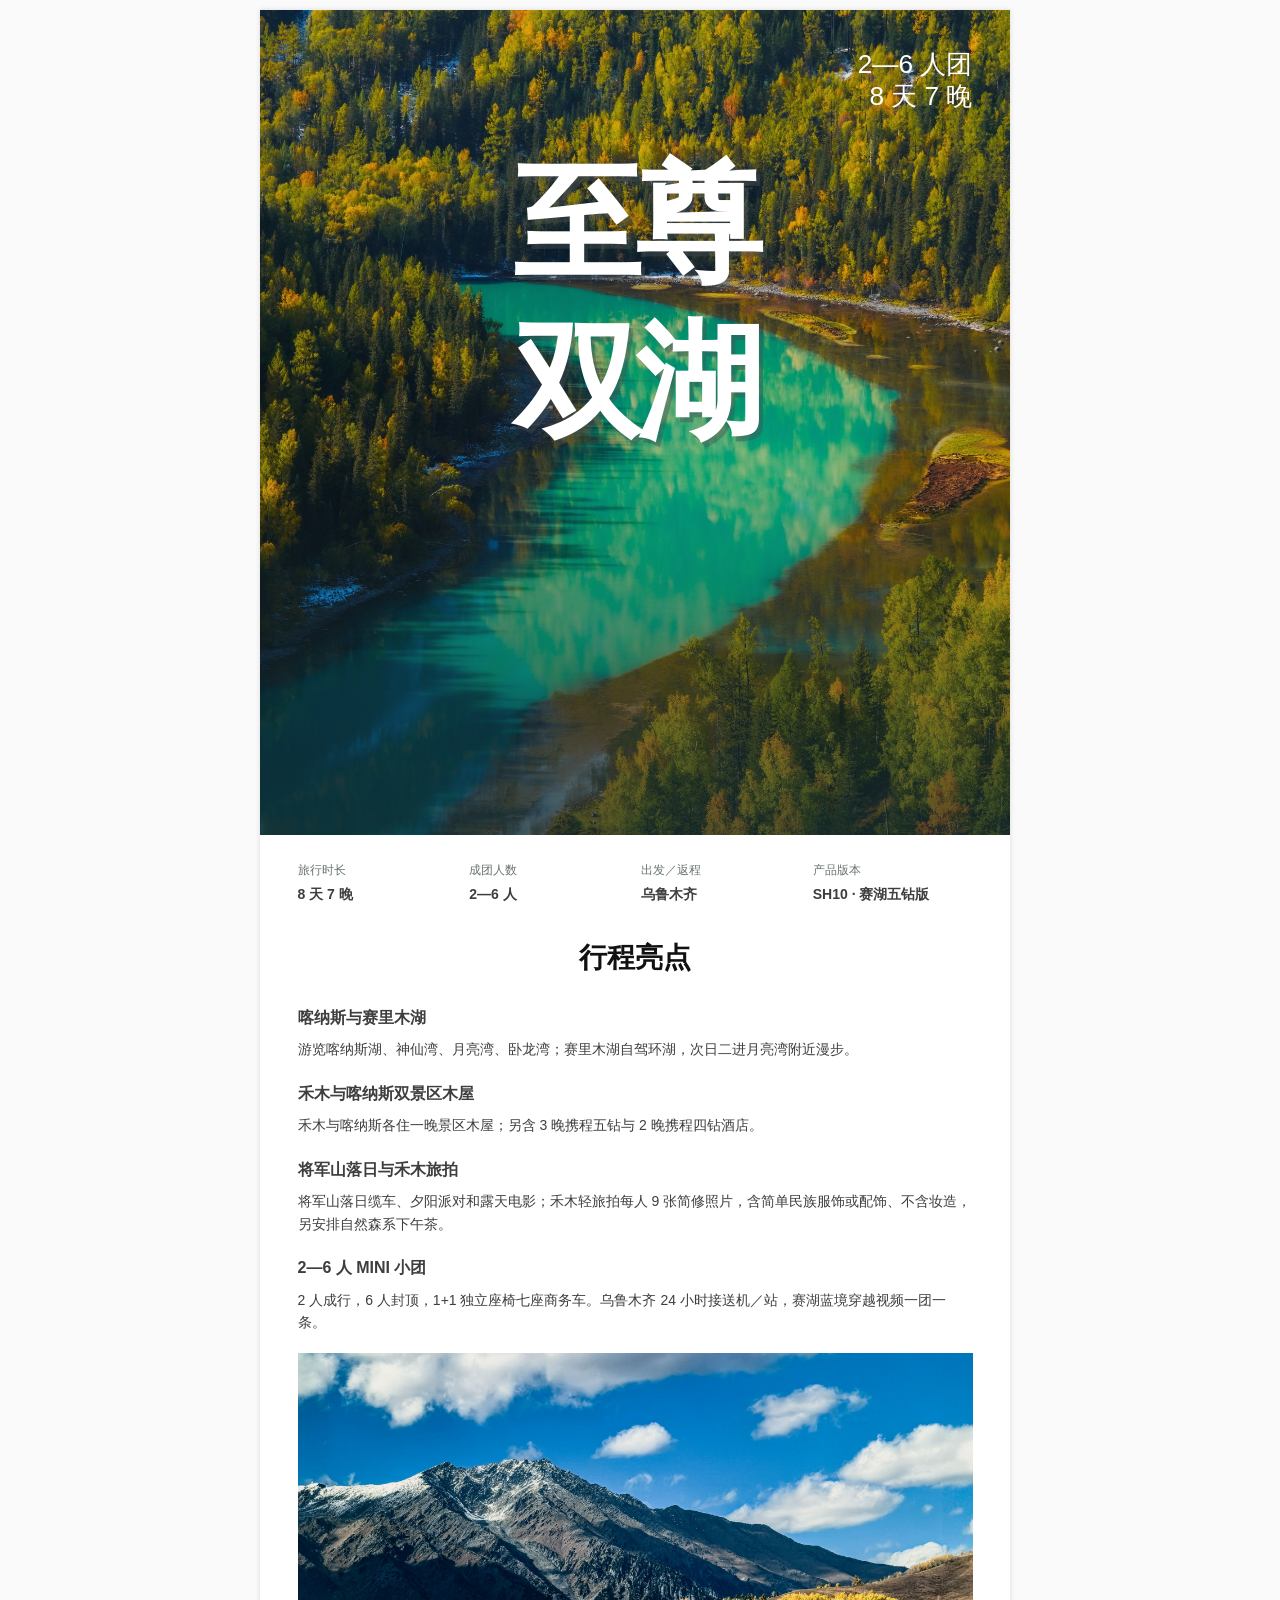
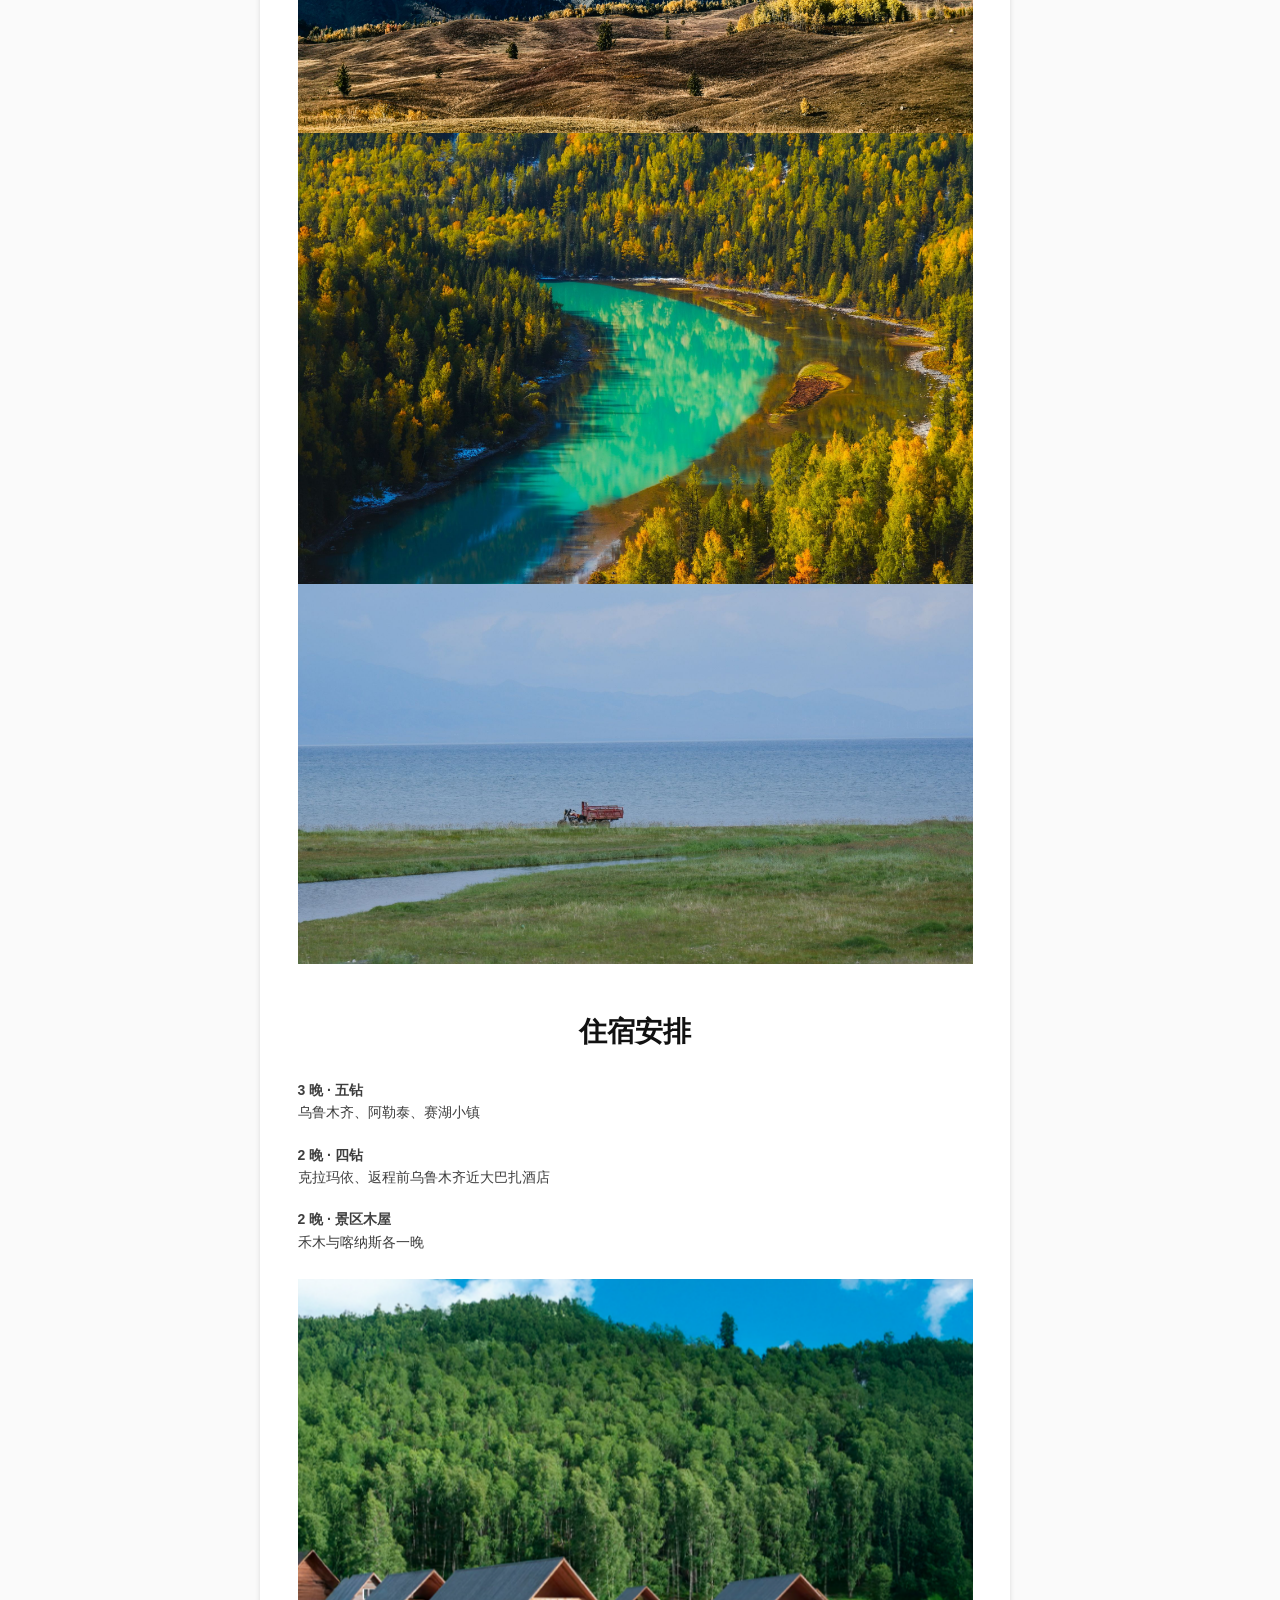
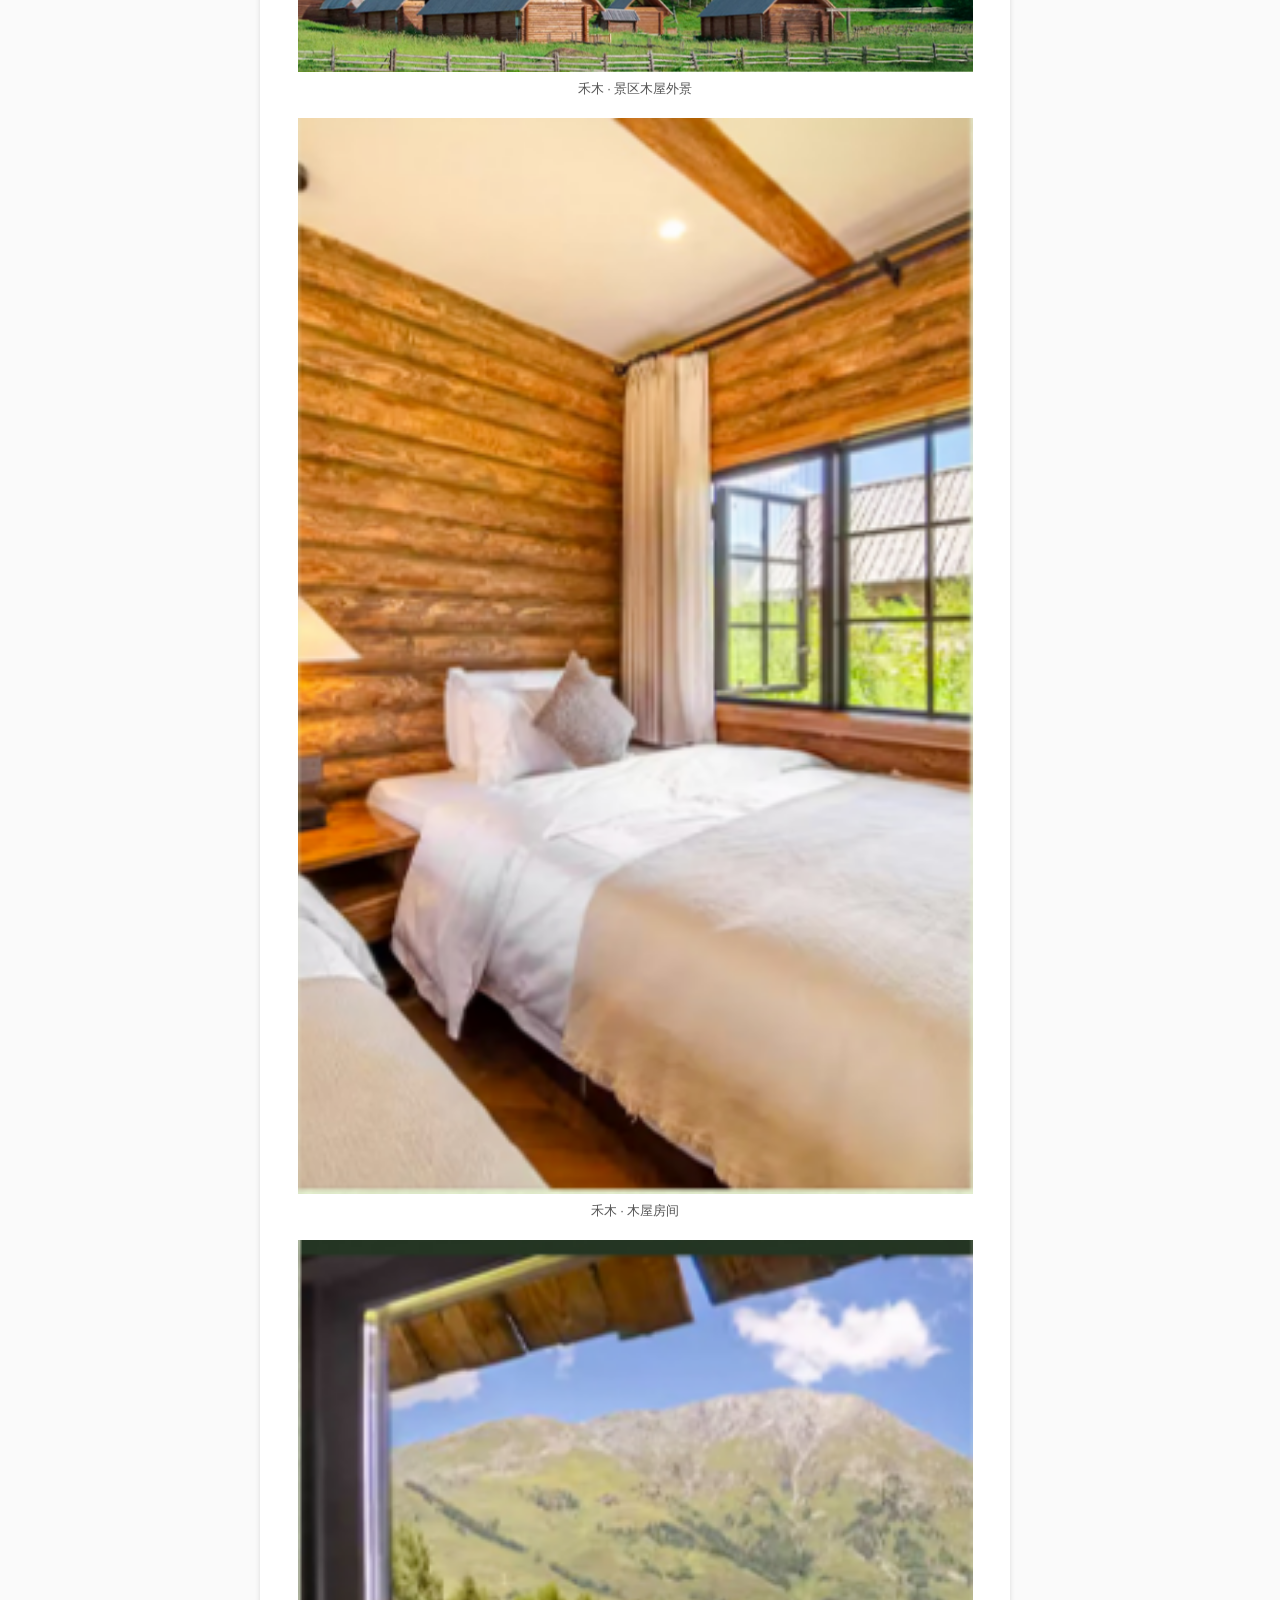
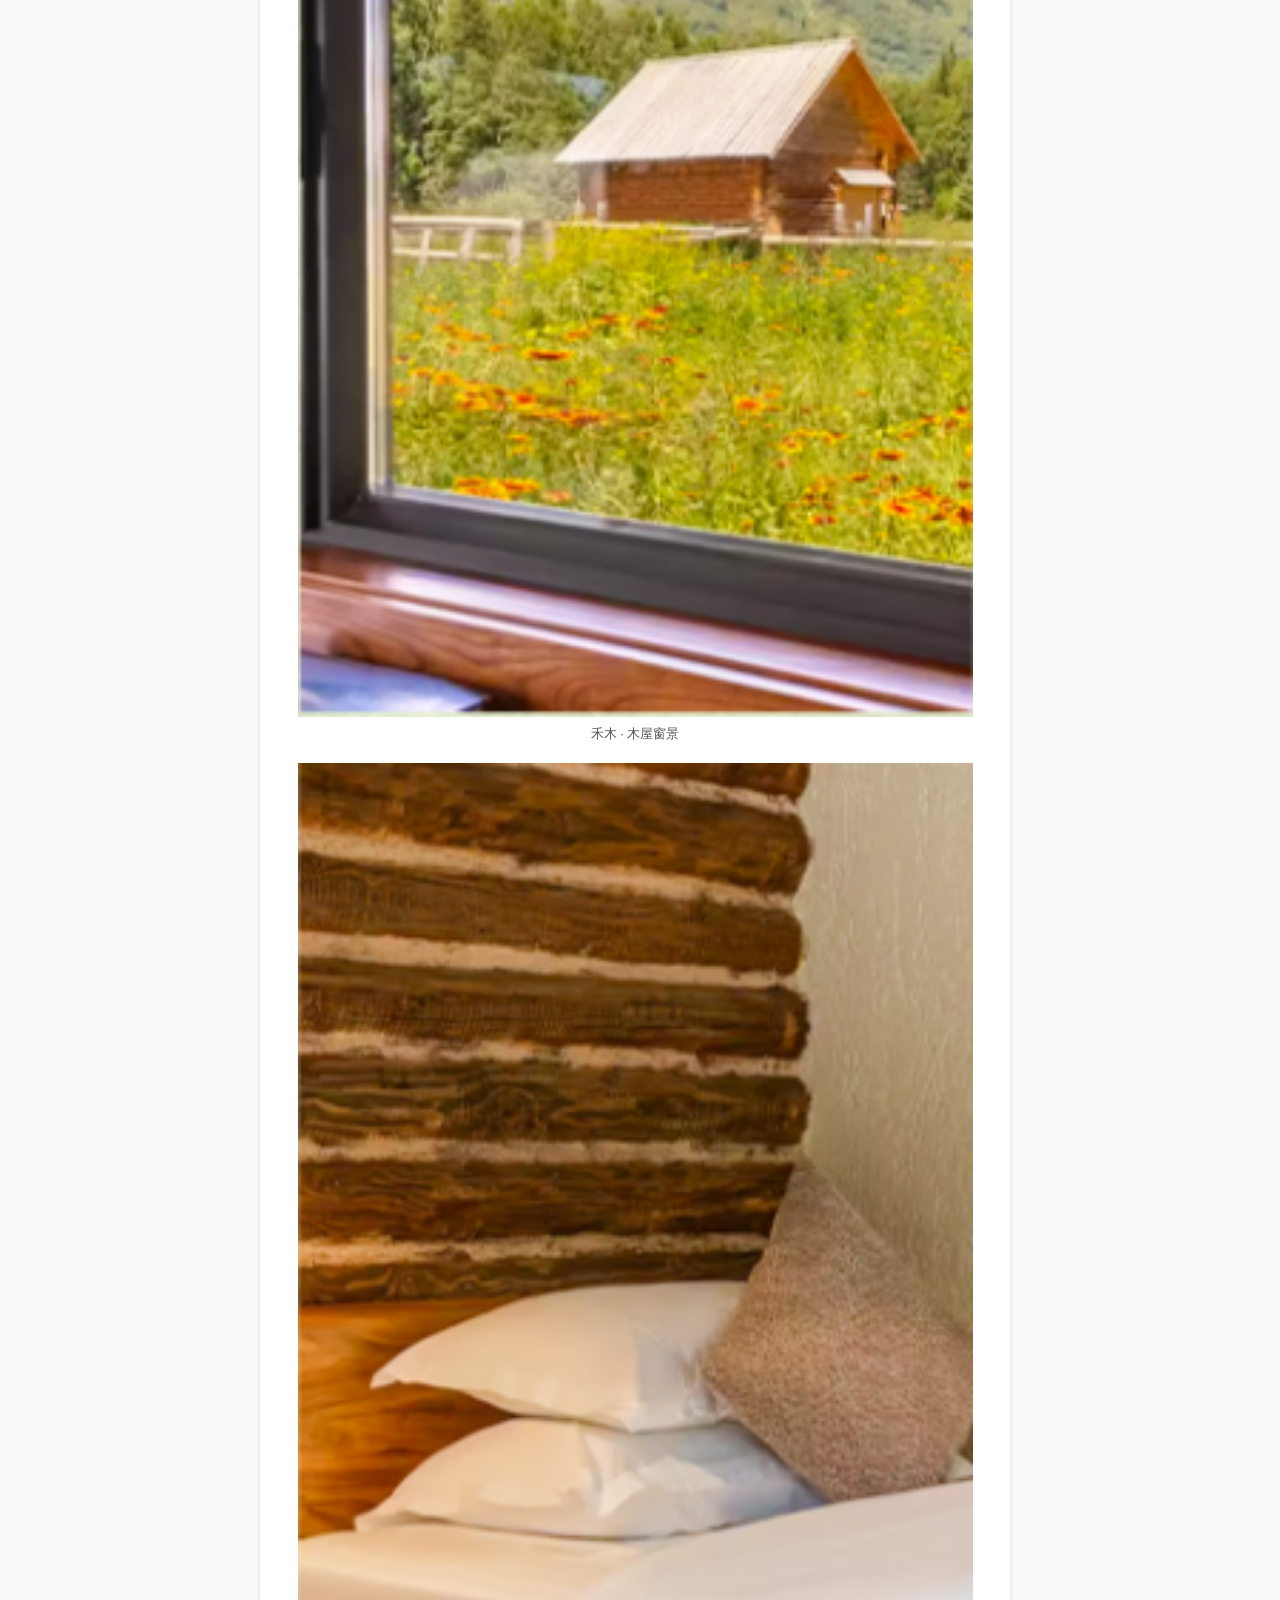
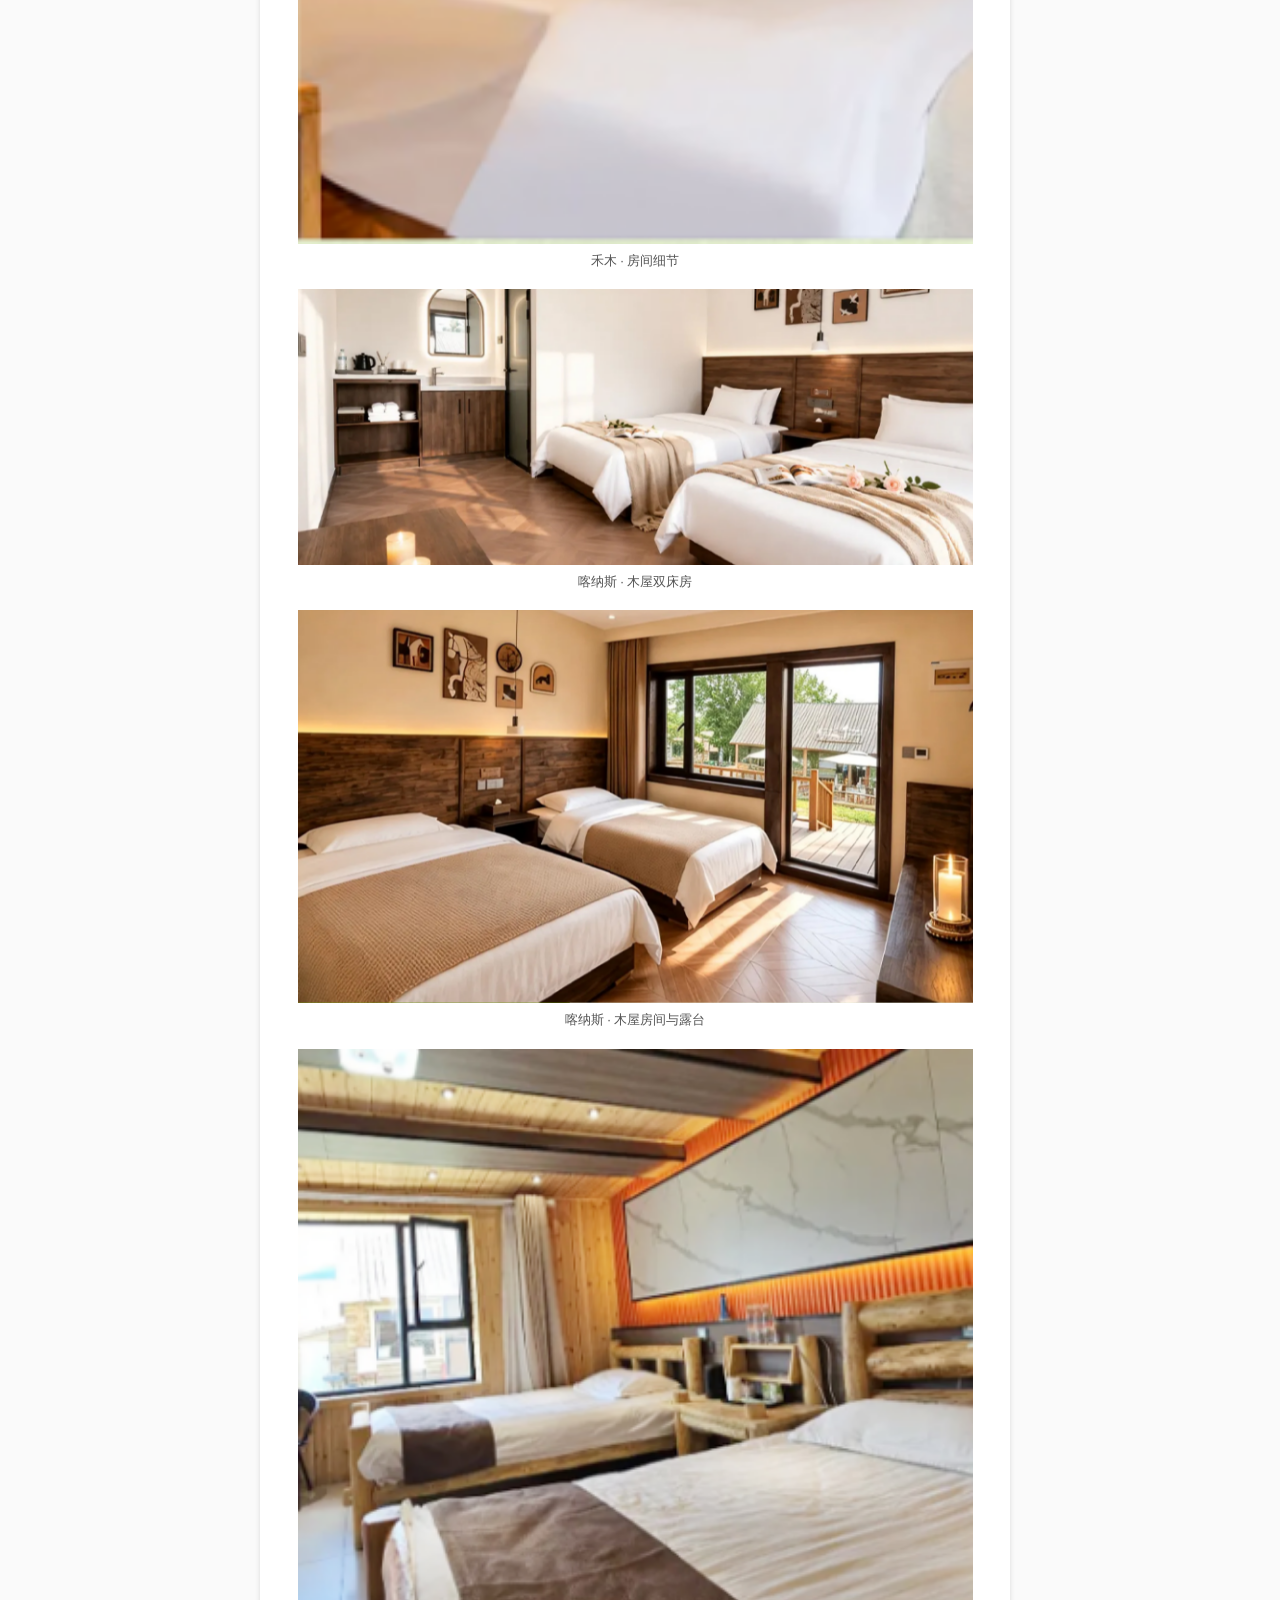
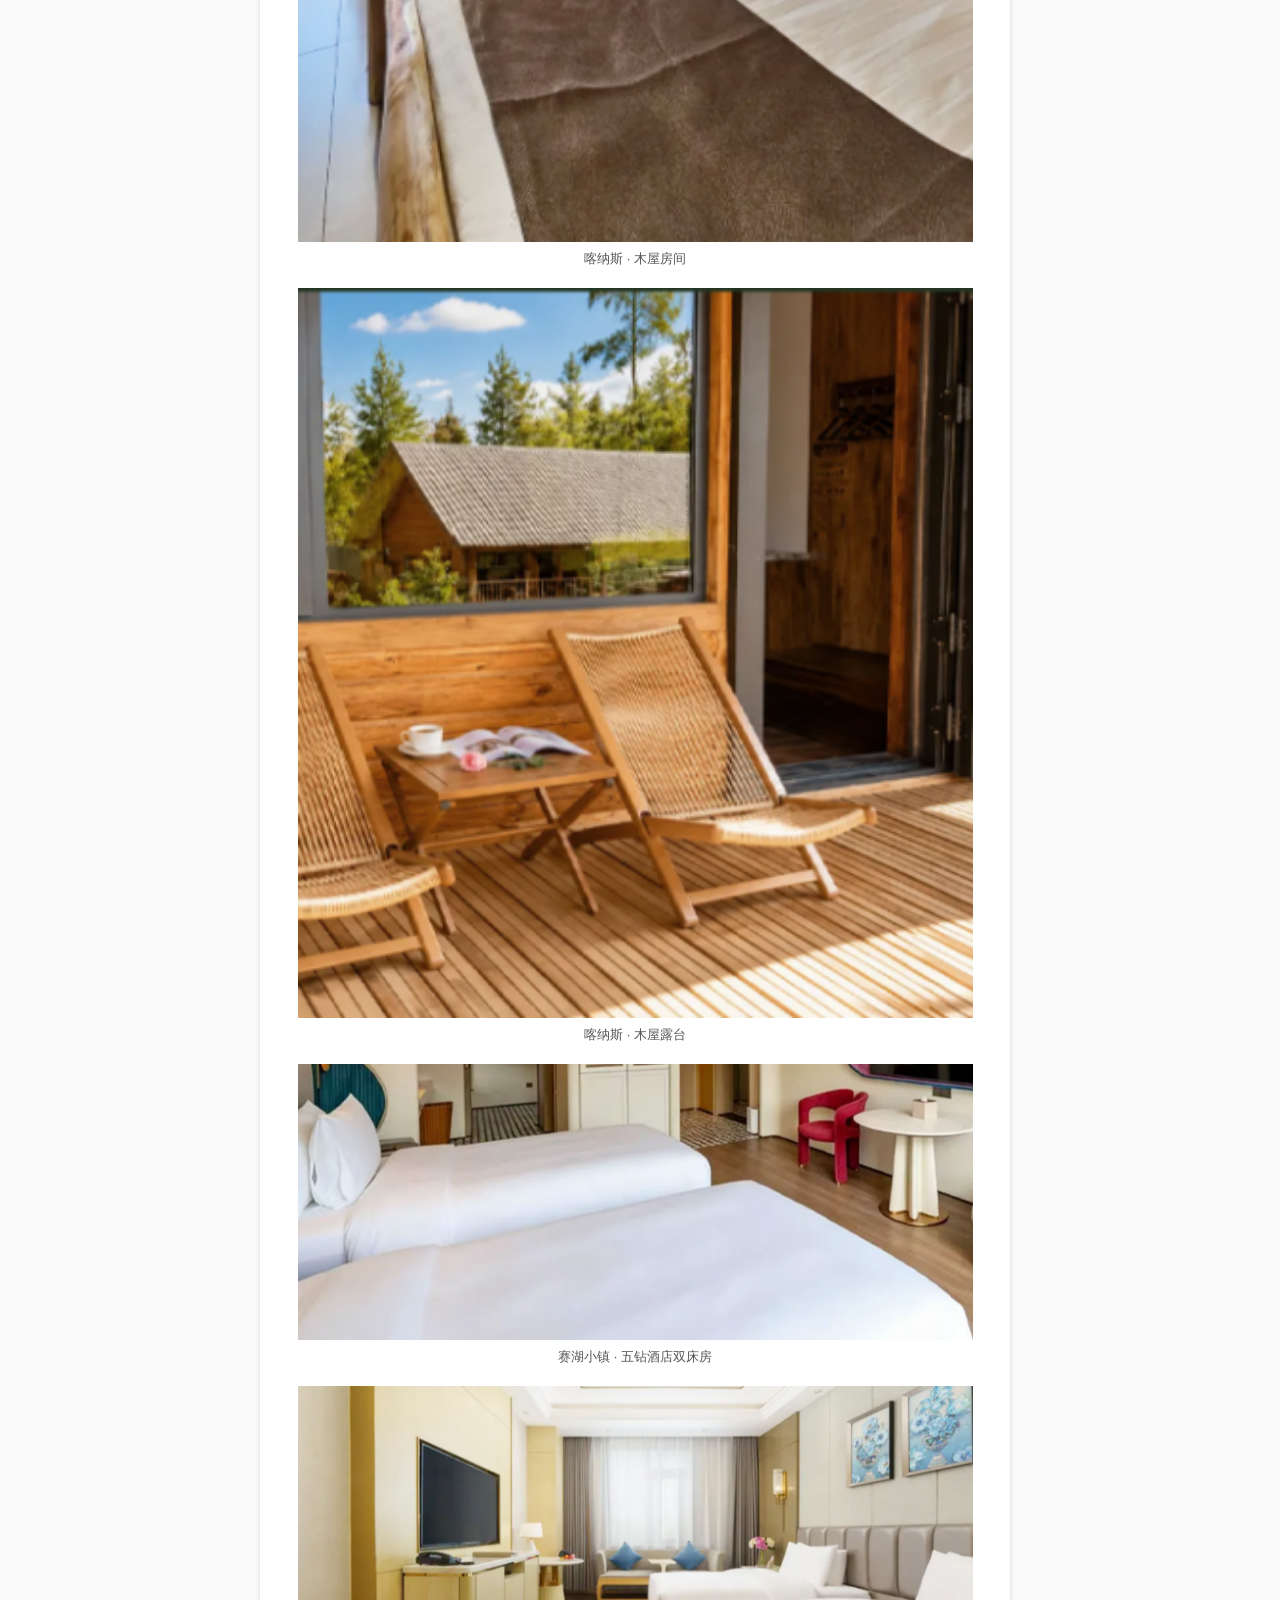
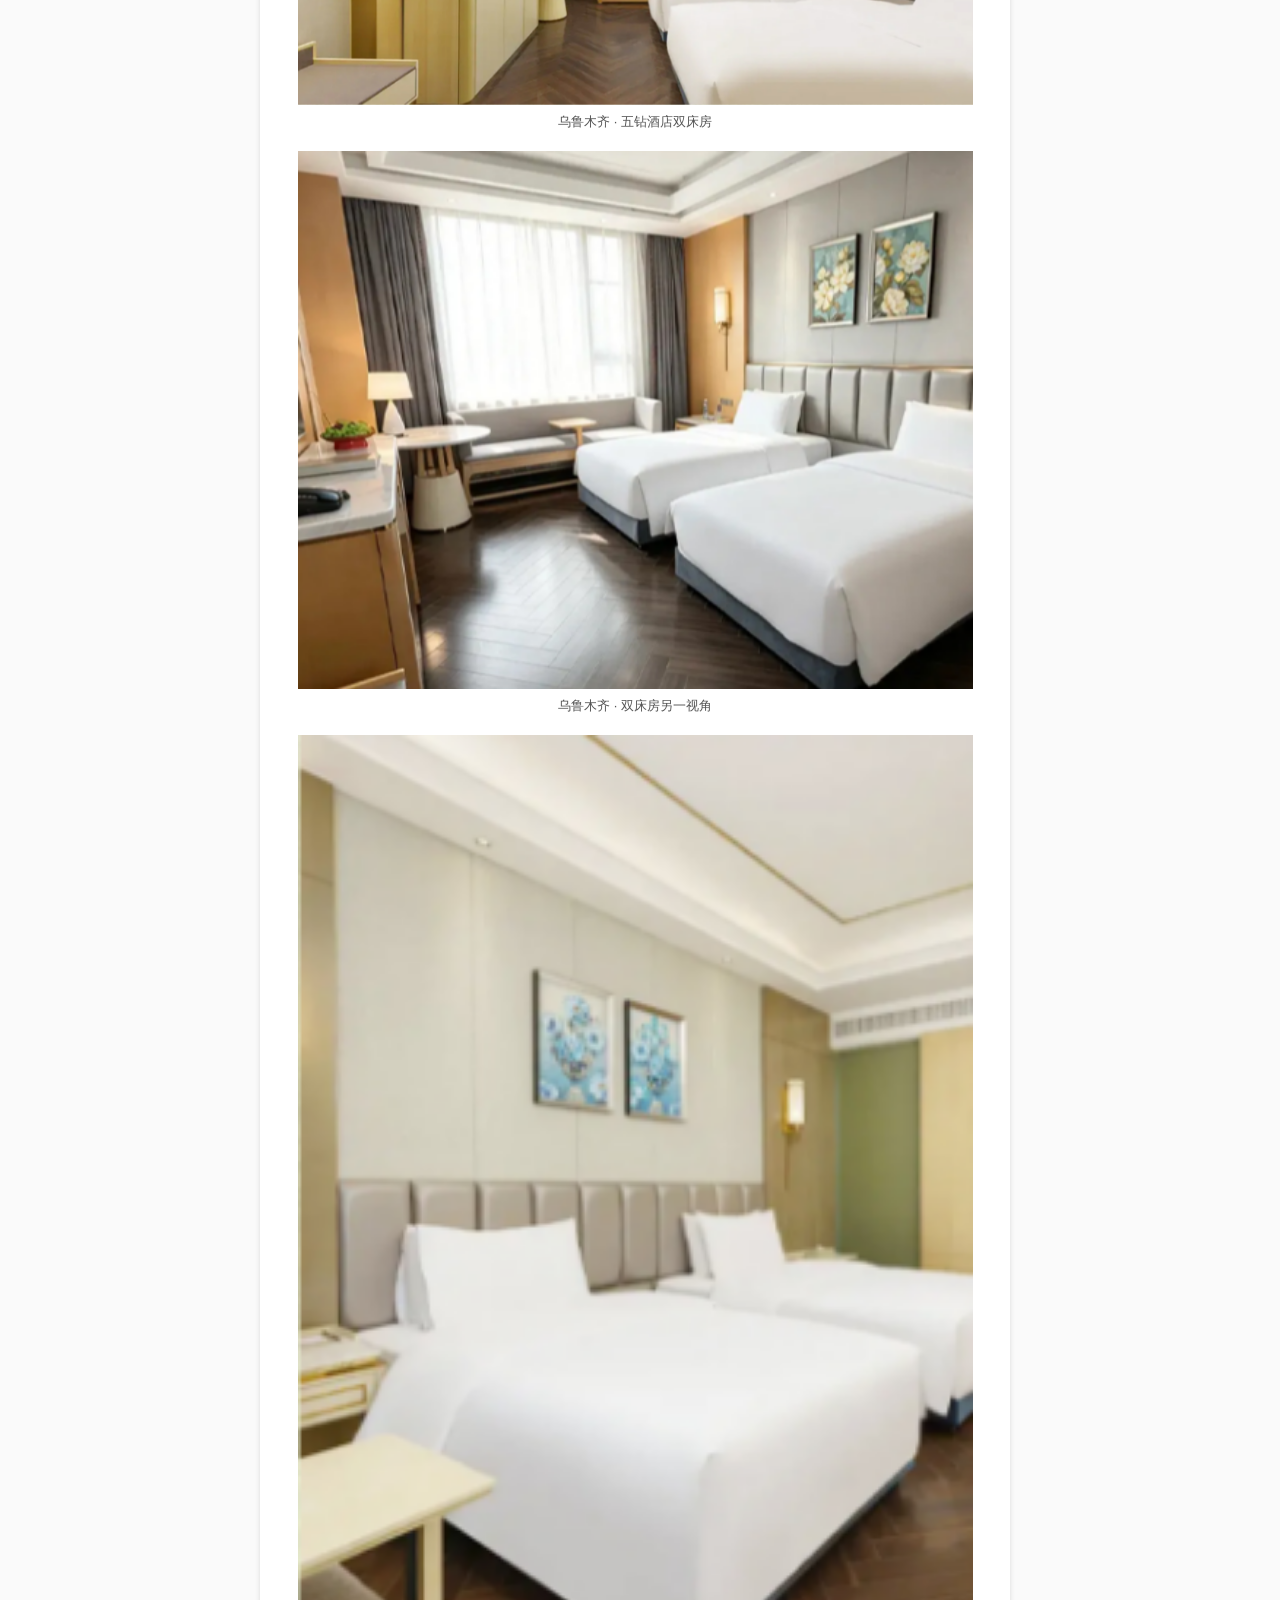
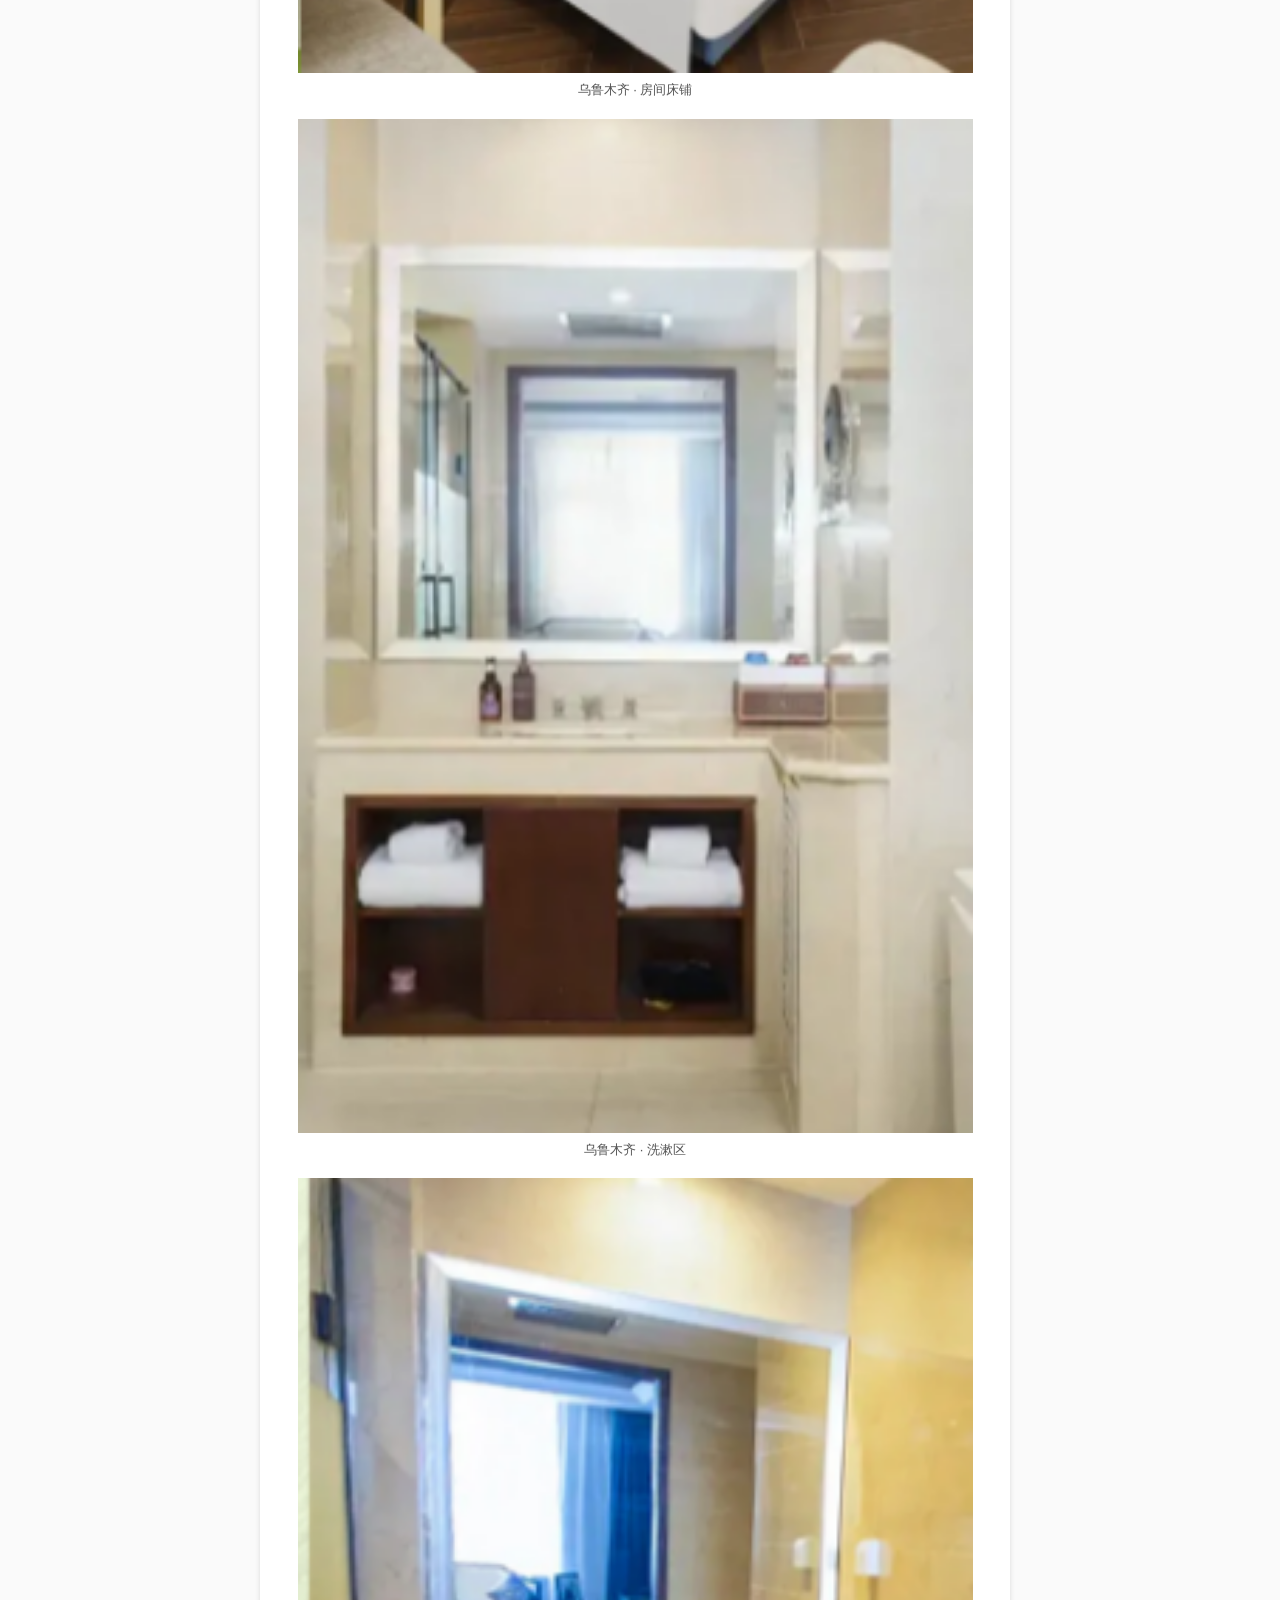
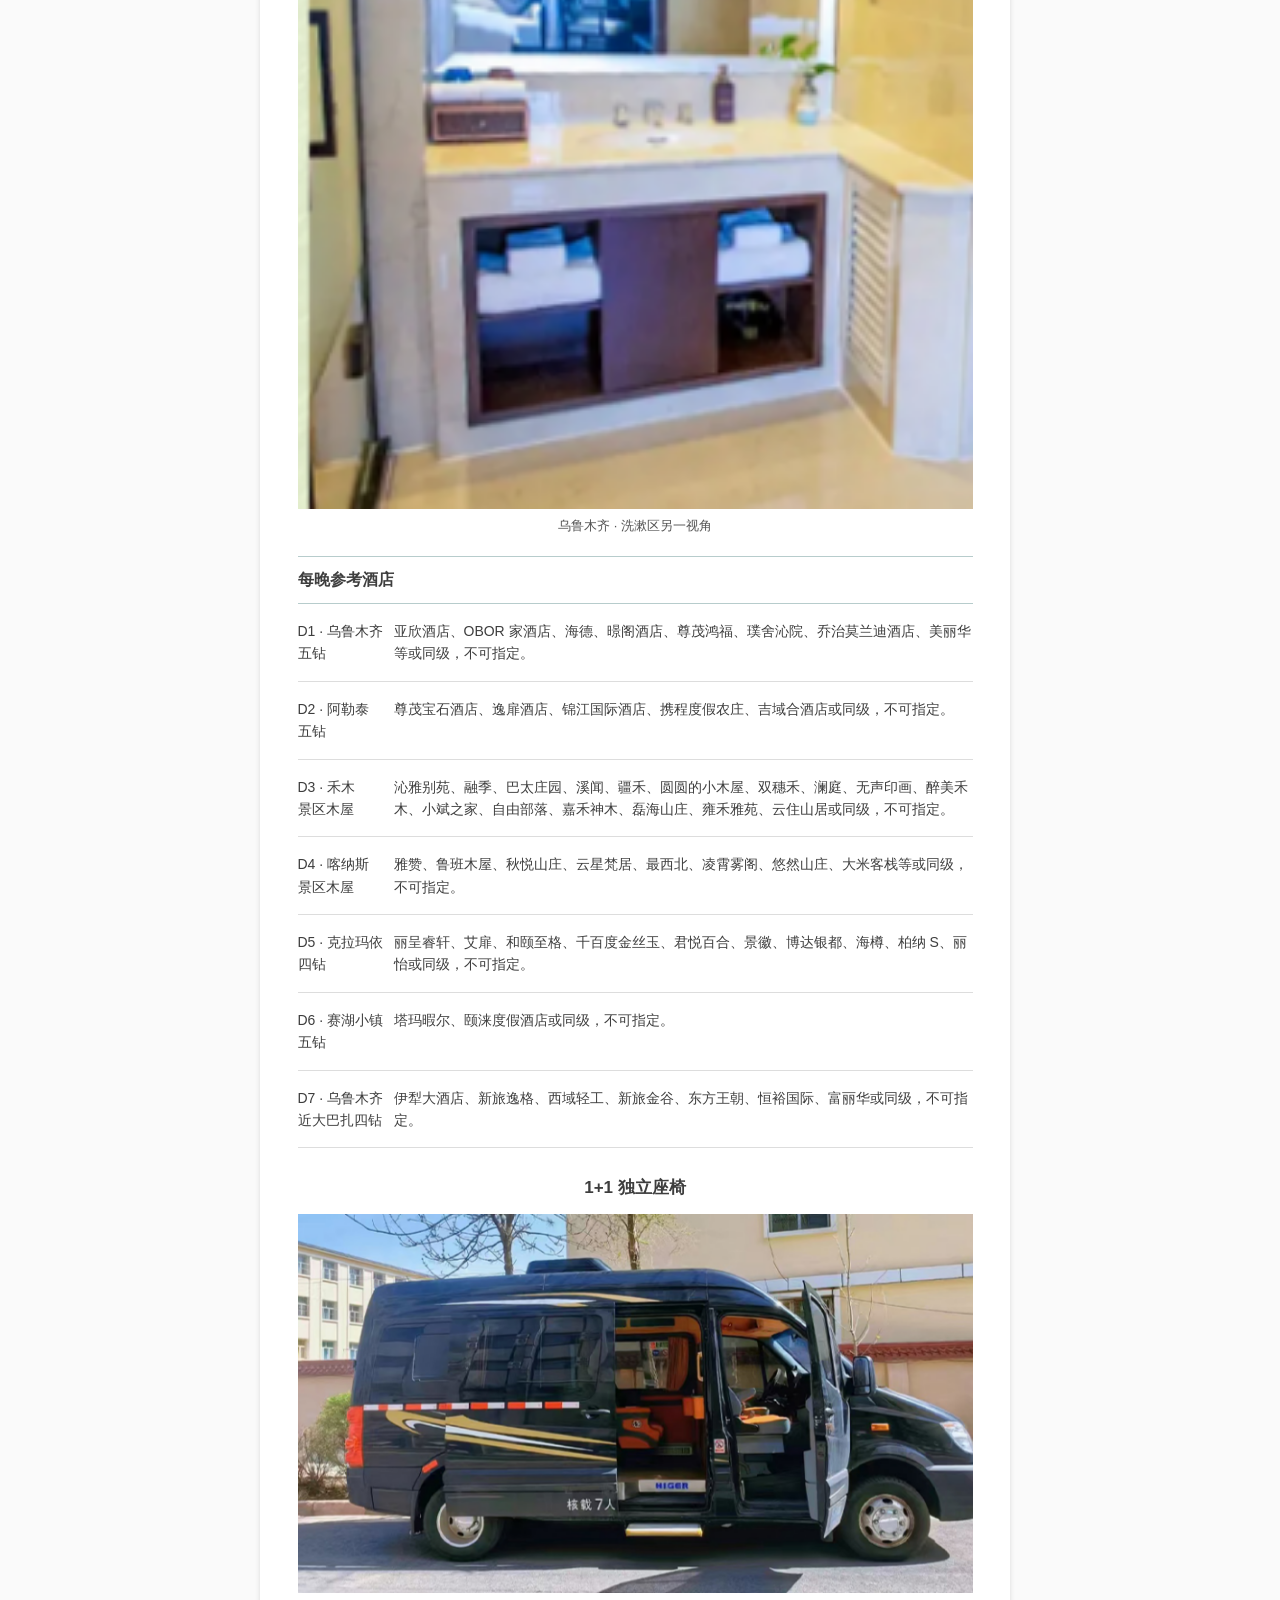
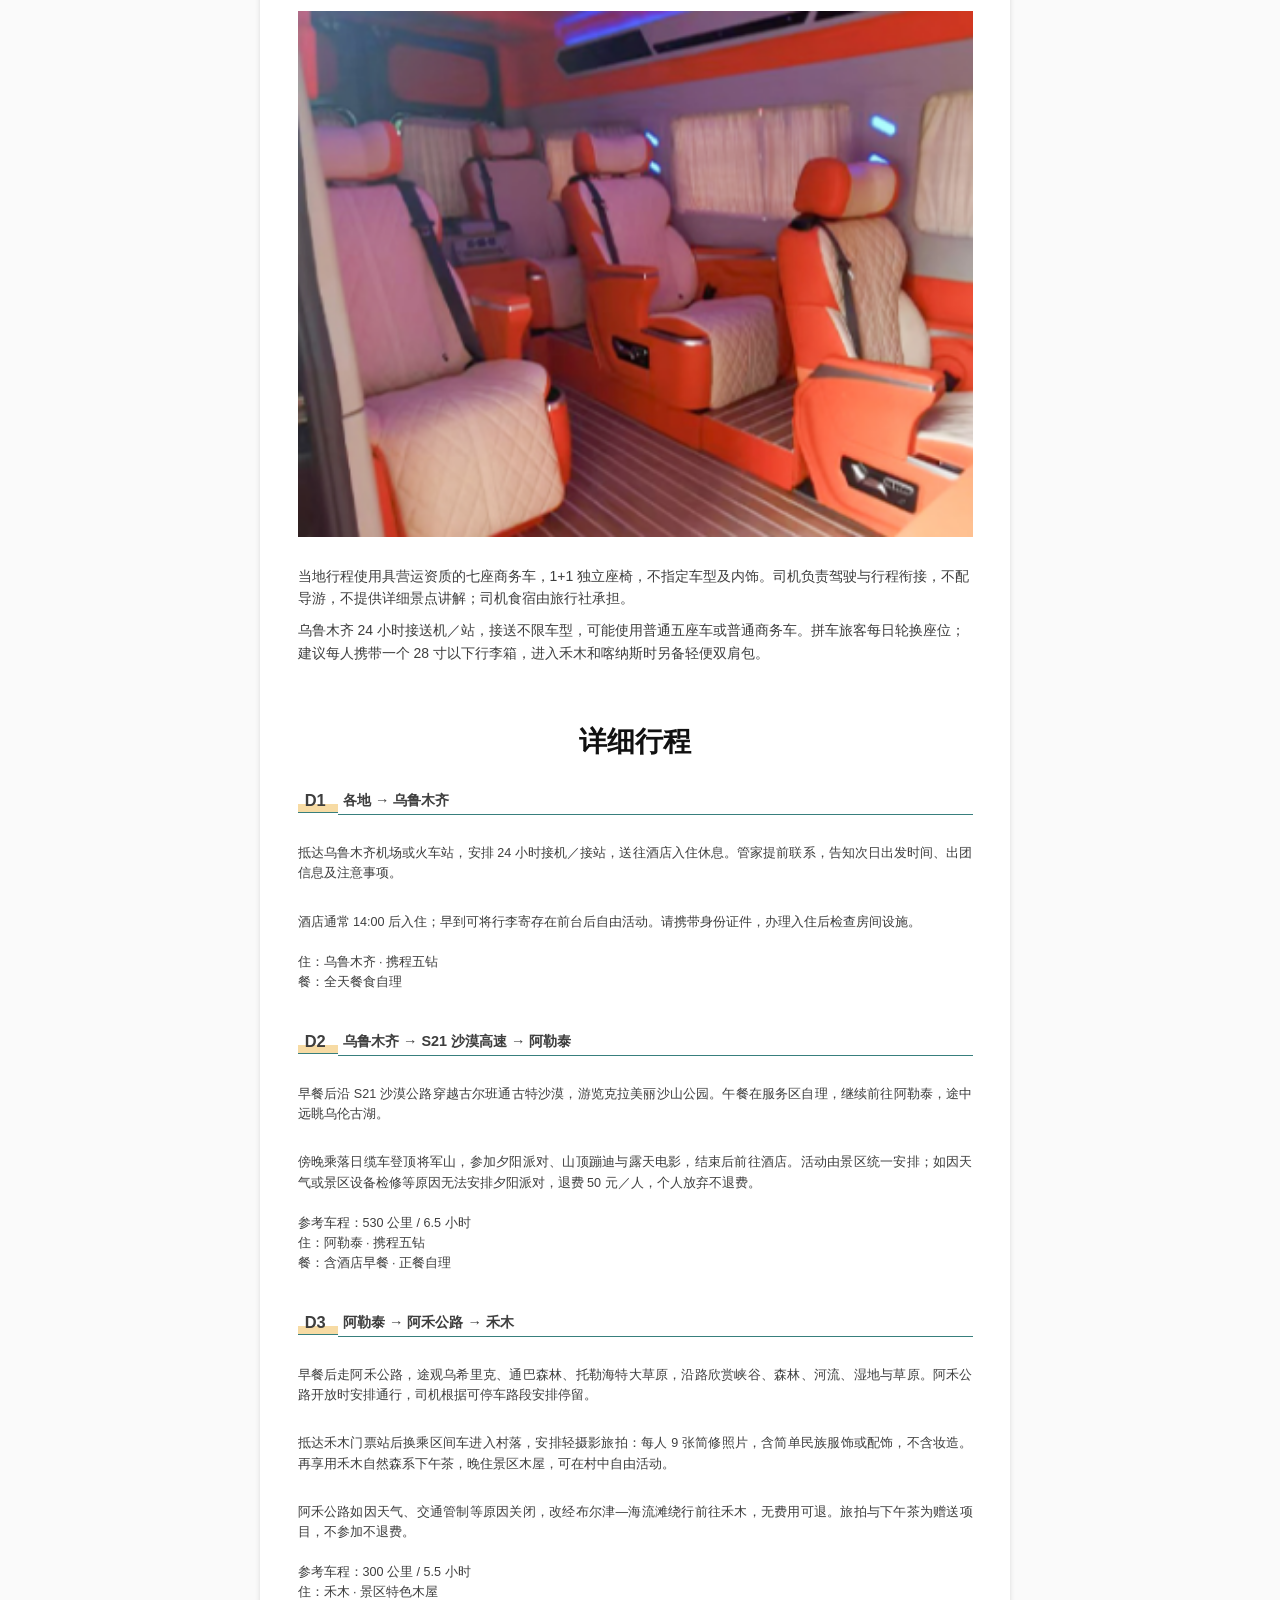
<file: xinjiang-2026/zhizun/index.html>
<!doctype html>
<html lang="zh-CN" class="standalone-document">
<head>
<meta charset="utf-8"><meta name="viewport" content="width=device-width,initial-scale=1">
<meta name="theme-color" content="#0084cc"><title>至尊双湖 8 天 7 晚 · 赛湖五钻版｜享轻松旅行</title>
<meta name="description" content="至尊双湖SH10赛湖五钻版，2—6人小团，乌鲁木齐集散。3晚五钻、2晚四钻，禾木与喀纳斯景区木屋各一晚，赛里木湖自驾环湖与二进。"><meta property="og:title" content="至尊双湖 8 天 7 晚 · 赛湖五钻版｜享轻松旅行">
<meta property="og:description" content="2—6人小团，1+1七座商务车。禾木与喀纳斯双景区木屋，赛湖五钻酒店，8天7晚乌鲁木齐集散。"><meta property="og:type" content="website">
<meta property="og:image" content="https://www.xqslx.com/xinjiang-2026/assets/kanas-river.jpg">
<link rel="icon" href="../../assets/brand-symbol.jpg">


<link rel="stylesheet" href="../../xiumi-template.css?v=20260906t1">
</head><body class="standalone-page xj-site"><a class="skip-link" href="#main-content">跳到主要内容</a>

<main id="main-content">
<section class="template-detail-cover"><img src="../assets/kanas-river.jpg" alt="喀纳斯河湾与森林" fetchpriority="high" decoding="async" width="2400" height="1603"><span class="detail-route-tag">2—6 人团<br>8 天 7 晚</span><div class="cover-copy"><h1>至尊<br>双湖</h1></div></section>
<dl class="xj-facts"><div><dt>旅行时长</dt><dd>8 天 7 晚</dd></div><div><dt>成团人数</dt><dd>2—6 人</dd></div><div><dt>出发／返程</dt><dd>乌鲁木齐</dd></div><div><dt>产品版本</dt><dd>SH10 · 赛湖五钻版</dd></div></dl>

<section class="xj-section xj-wrap" id="highlights">
  <div class="xj-section-head"><div><h2>行程亮点</h2></div></div>
  <div class="xj-benefits">
    <article><h3>喀纳斯与赛里木湖</h3><p>游览喀纳斯湖、神仙湾、月亮湾、卧龙湾；赛里木湖自驾环湖，次日二进月亮湾附近漫步。</p></article>
    <article><h3>禾木与喀纳斯双景区木屋</h3><p>禾木与喀纳斯各住一晚景区木屋；另含 3 晚携程五钻与 2 晚携程四钻酒店。</p></article>
    <article><h3>将军山落日与禾木旅拍</h3><p>将军山落日缆车、夕阳派对和露天电影；禾木轻旅拍每人 9 张简修照片，含简单民族服饰或配饰、不含妆造，另安排自然森系下午茶。</p></article>
    <article><h3>2—6 人 MINI 小团</h3><p>2 人成行，6 人封顶，1+1 独立座椅七座商务车。乌鲁木齐 24 小时接送机／站，赛湖蓝境穿越视频一团一条。</p></article>
  </div>
  <div class="xj-album" aria-label="北疆风景画册">
    <img decoding="async" src="../assets/altay-mountains.jpg" alt="阿勒泰山地风景" loading="lazy" width="2400" height="1350">
    <img decoding="async" src="../assets/kanas-river.jpg" alt="喀纳斯河与林海" loading="lazy" width="2400" height="1603">
    <img decoding="async" src="../assets/sayram-lake.jpg" alt="赛里木湖湖光" loading="lazy" width="2400" height="1350">
  </div>
</section>

<section class="xj-section xj-wrap" id="stay">
  <div class="xj-section-head"><div><h2>住宿安排</h2></div></div>
  <div class="xj-stay-summary">
    <div><b>3 晚 · 五钻</b><p>乌鲁木齐、阿勒泰、赛湖小镇</p></div>
    <div><b>2 晚 · 四钻</b><p>克拉玛依、返程前乌鲁木齐近大巴扎酒店</p></div>
    <div><b>2 晚 · 景区木屋</b><p>禾木与喀纳斯各一晚</p></div>
  </div>
  <div class="xj-rooms">
    <figure><img decoding="async" src="../assets/sh10/sh10-p18-hemu-cabin-exterior.png" alt="禾木景区木屋参考外景" loading="lazy" width="727" height="423"><figcaption>禾木 · 景区木屋外景</figcaption></figure>
    <figure><img decoding="async" src="../assets/sh10/sh10-p18-hemu-room.png" alt="禾木景区木屋参考房间" loading="lazy" width="237" height="378"><figcaption>禾木 · 木屋房间</figcaption></figure>
    <figure><img decoding="async" src="../assets/sh10/sh10-p18-hemu-window-view.png" alt="禾木木屋窗景" loading="lazy" width="237" height="378"><figcaption>禾木 · 木屋窗景</figcaption></figure>
    <figure><img decoding="async" src="../assets/sh10/sh10-p18-hemu-bed-detail.png" alt="禾木木屋床铺细节" loading="lazy" width="236" height="378"><figcaption>禾木 · 房间细节</figcaption></figure>
    <figure><img decoding="async" src="../assets/sh10/sh10-p20-kanas-twin-room-wide.png" alt="喀纳斯景区木屋参考双床房" loading="lazy" width="731" height="298"><figcaption>喀纳斯 · 木屋双床房</figcaption></figure>
    <figure><img decoding="async" src="../assets/sh10/sh10-p20-kanas-twin-room.png" alt="喀纳斯木屋参考双床房及露台" loading="lazy" width="727" height="423"><figcaption>喀纳斯 · 木屋房间与露台</figcaption></figure>
    <figure><img decoding="async" src="../assets/sh10/sh10-p20-kanas-twin-room-third.png" alt="喀纳斯景区木屋另一参考房间" loading="lazy" width="353" height="415"><figcaption>喀纳斯 · 木屋房间</figcaption></figure>
    <figure><img decoding="async" src="../assets/sh10/sh10-p20-kanas-cabin-terrace.png" alt="喀纳斯木屋露台" loading="lazy" width="355" height="384"><figcaption>喀纳斯 · 木屋露台</figcaption></figure>
    <figure><img decoding="async" src="../assets/sh10/sh10-p22-sayram-five-diamond-room.png" alt="赛湖五钻酒店参考双床房" loading="lazy" width="730" height="298"><figcaption>赛湖小镇 · 五钻酒店双床房</figcaption></figure>
    <figure><img decoding="async" src="../assets/sh10/sh10-p24-urumqi-five-diamond-room.png" alt="乌鲁木齐五钻酒店参考双床房" loading="lazy" width="730" height="346"><figcaption>乌鲁木齐 · 五钻酒店双床房</figcaption></figure>
    <figure><img decoding="async" src="../assets/sh10/sh10-p24-urumqi-twin-room-second.png" alt="乌鲁木齐五钻酒店双床房另一视角" loading="lazy" width="462" height="368"><figcaption>乌鲁木齐 · 双床房另一视角</figcaption></figure>
    <figure><img decoding="async" src="../assets/sh10/sh10-p24-urumqi-twin-room-third.png" alt="乌鲁木齐五钻酒店房间床铺" loading="lazy" width="236" height="328"><figcaption>乌鲁木齐 · 房间床铺</figcaption></figure>
    <figure><img decoding="async" src="../assets/sh10/sh10-p24-urumqi-bathroom.png" alt="乌鲁木齐五钻酒店参考洗漱区" loading="lazy" width="245" height="368"><figcaption>乌鲁木齐 · 洗漱区</figcaption></figure>
    <figure><img decoding="async" src="../assets/sh10/sh10-p24-urumqi-bathroom-second.png" alt="乌鲁木齐五钻酒店洗漱区另一视角" loading="lazy" width="238" height="328"><figcaption>乌鲁木齐 · 洗漱区另一视角</figcaption></figure>
  </div>
  <section class="xj-reference-hotels">
    <h3>每晚参考酒店</h3>
    <dl>
      <div><dt>D1 · 乌鲁木齐<br>五钻</dt><dd>亚欣酒店、OBOR 家酒店、海德、暻阁酒店、尊茂鸿福、璞舍沁院、乔治莫兰迪酒店、美丽华等或同级，不可指定。</dd></div>
      <div><dt>D2 · 阿勒泰<br>五钻</dt><dd>尊茂宝石酒店、逸扉酒店、锦江国际酒店、携程度假农庄、吉域合酒店或同级，不可指定。</dd></div>
      <div><dt>D3 · 禾木<br>景区木屋</dt><dd>沁雅别苑、融季、巴太庄园、溪闻、疆禾、圆圆的小木屋、双穗禾、澜庭、无声印画、醉美禾木、小斌之家、自由部落、嘉禾神木、磊海山庄、雍禾雅苑、云住山居或同级，不可指定。</dd></div>
      <div><dt>D4 · 喀纳斯<br>景区木屋</dt><dd>雅赞、鲁班木屋、秋悦山庄、云星梵居、最西北、凌霄雾阁、悠然山庄、大米客栈等或同级，不可指定。</dd></div>
      <div><dt>D5 · 克拉玛依<br>四钻</dt><dd>丽呈睿轩、艾扉、和颐至格、千百度金丝玉、君悦百合、景徽、博达银都、海樽、柏纳 S、丽怡或同级，不可指定。</dd></div>
      <div><dt>D6 · 赛湖小镇<br>五钻</dt><dd>塔玛暇尔、颐涞度假酒店或同级，不可指定。</dd></div>
      <div><dt>D7 · 乌鲁木齐<br>近大巴扎四钻</dt><dd>伊犁大酒店、新旅逸格、西域轻工、新旅金谷、东方王朝、恒裕国际、富丽华或同级，不可指定。</dd></div>
    </dl>
  </section>
  <h3 class="xj-subhead">1+1 独立座椅</h3>
  <div class="xj-vehicle">
    <img decoding="async" src="../assets/sh10/sh10-p25-van-exterior.png" alt="SH10产品七座商务车参考外观" loading="lazy" width="747" height="420">
    <img decoding="async" src="../assets/sh10/sh10-p25-van-seating.png" alt="SH10产品1+1独立座椅参考内饰" loading="lazy" width="361" height="281">
    <div><p>当地行程使用具营运资质的七座商务车，1+1 独立座椅，不指定车型及内饰。司机负责驾驶与行程衔接，不配导游，不提供详细景点讲解；司机食宿由旅行社承担。</p><p>乌鲁木齐 24 小时接送机／站，接送不限车型，可能使用普通五座车或普通商务车。拼车旅客每日轮换座位；建议每人携带一个 28 寸以下行李箱，进入禾木和喀纳斯时另备轻便双肩包。</p></div>
  </div>
</section>

<section class="xj-section xj-wrap" id="itinerary">
  <div class="xj-section-head"><div><h2>详细行程</h2></div></div>
  <div class="xj-days">
    <article class="xj-day"><span class="xj-day-no" aria-label="第1天">D1</span><div><h3>各地 → 乌鲁木齐</h3><p>抵达乌鲁木齐机场或火车站，安排 24 小时接机／接站，送往酒店入住休息。管家提前联系，告知次日出发时间、出团信息及注意事项。</p><p>酒店通常 14:00 后入住；早到可将行李寄存在前台后自由活动。请携带身份证件，办理入住后检查房间设施。</p><small>住：乌鲁木齐 · 携程五钻<br>餐：全天餐食自理</small></div></article>
    <article class="xj-day"><span class="xj-day-no" aria-label="第2天">D2</span><div><h3>乌鲁木齐 → S21 沙漠高速 → 阿勒泰</h3><p>早餐后沿 S21 沙漠公路穿越古尔班通古特沙漠，游览克拉美丽沙山公园。午餐在服务区自理，继续前往阿勒泰，途中远眺乌伦古湖。</p><p>傍晚乘落日缆车登顶将军山，参加夕阳派对、山顶蹦迪与露天电影，结束后前往酒店。活动由景区统一安排；如因天气或景区设备检修等原因无法安排夕阳派对，退费 50 元／人，个人放弃不退费。</p><small>参考车程：530 公里 / 6.5 小时<br>住：阿勒泰 · 携程五钻<br>餐：含酒店早餐 · 正餐自理</small></div></article>
    <article class="xj-day"><span class="xj-day-no" aria-label="第3天">D3</span><div><h3>阿勒泰 → 阿禾公路 → 禾木</h3><p>早餐后走阿禾公路，途观乌希里克、通巴森林、托勒海特大草原，沿路欣赏峡谷、森林、河流、湿地与草原。阿禾公路开放时安排通行，司机根据可停车路段安排停留。</p><p>抵达禾木门票站后换乘区间车进入村落，安排轻摄影旅拍：每人 9 张简修照片，含简单民族服饰或配饰，不含妆造。再享用禾木自然森系下午茶，晚住景区木屋，可在村中自由活动。</p><p>阿禾公路如因天气、交通管制等原因关闭，改经布尔津—海流滩绕行前往禾木，无费用可退。旅拍与下午茶为赠送项目，不参加不退费。</p><small>参考车程：300 公里 / 5.5 小时<br>住：禾木 · 景区特色木屋<br>餐：含出发酒店早餐 · 正餐自理</small></div></article>
    <article class="xj-day"><span class="xj-day-no" aria-label="第4天">D4</span><div><h3>禾木 → 喀纳斯湖 → 喀纳斯木屋</h3><p>早餐自理，上午自由活动。可步行约 40 分钟前往禾木观景台，看村落全景与清晨炊烟；清晨观日出需自行前往，司机不陪同。</p><p>中午离开禾木，前往喀纳斯门票站，午餐途中自理。换乘区间车进入喀纳斯湖，在湖边漫步、穿行杉树林；游船属于另付费自选项目。傍晚入住喀纳斯景区木屋。</p><small>参考车程：150 公里 / 3.5 小时<br>住：喀纳斯 · 景区特色木屋<br>餐：全天餐食自理</small></div></article>
    <article class="xj-day"><span class="xj-day-no" aria-label="第5天">D5</span><div><h3>喀纳斯 → 喀纳斯三湾 → 克拉玛依</h3><p>早餐自理，乘区间车下山游览神仙湾、月亮湾和卧龙湾。可择一段木栈道漫步，观赏河道、沙洲、白桦与云杉。</p><p>午餐可在贾登峪自理，之后乘车前往克拉玛依市入住。今日换乘区间车较多，每次下车请检查随身物品；车程较长，可准备适量零食与饮水。</p><small>参考车程：570 公里 / 6 小时<br>住：克拉玛依 · 携程四钻<br>餐：全天餐食自理</small></div></article>
    <article class="xj-day"><span class="xj-day-no" aria-label="第6天">D6</span><div><h3>克拉玛依 → 赛里木湖自驾环湖</h3><p>早餐后出发前往赛里木湖，午餐途中自理。下午自驾环湖，从月亮湾、亲水滩、点将台、西海草原、克勒涌珠、金花紫卉、松树头及网红 S 弯等景点中，精选 3—4 处停留游玩。</p><p>安排赛湖蓝境穿越视频，一团一条；天气原因无法安排时，可更换为网红坦克跟车视频。该项目为赠送项目，不参加不退费。环湖结束后入住赛里木湖东门的赛湖小镇五钻酒店。</p><small>参考车程：500 公里 / 5.5 小时<br>住：赛湖小镇 · 携程五钻<br>餐：含酒店早餐 · 正餐自理</small></div></article>
    <article class="xj-day"><span class="xj-day-no" aria-label="第7天">D7</span><div><h3>二进赛里木湖 → 乌鲁木齐</h3><p>早餐后二进赛里木湖，在月亮湾附近散步观景。受行驶公里数限制，今日仅安排月亮湾附近游览，不再次环湖。</p><p>中午起乘车返回乌鲁木齐，入住近大巴扎的四钻酒店。湖边风大、天气多变，请准备雨具及防风保暖外套。</p><small>参考车程：550 公里 / 6.5 小时<br>住：乌鲁木齐近大巴扎 · 携程四钻<br>餐：含酒店早餐 · 正餐自理</small></div></article>
    <article class="xj-day"><span class="xj-day-no" aria-label="第8天">D8</span><div><h3>乌鲁木齐 → 温馨的家</h3><p>早餐后根据航班或车次时间安排送机／送站。请提前核对返程交通与接送时间，离开酒店前检查行李及证件。</p><p>酒店需在北京时间 14:00 前退房，延迟退房产生的额外费用自理。送机通常提前 3—4 小时安排。</p><small>住：返程日 · 不含住宿<br>餐：含酒店早餐 · 正餐自理</small></div></article>
  </div>
</section>

<section class="xj-section xj-wrap" id="service">
  <div class="xj-section-head"><div><h2>费用与出行须知</h2></div></div>
  <div class="xj-service">
    <article><h3>费用包含</h3><ul>
      <li>全程 7 晚住宿：3 晚携程五钻酒店、2 晚携程四钻酒店、禾木与喀纳斯景区木屋各 1 晚。</li>
      <li>酒店早餐，禾木及喀纳斯木屋早餐除外；全程正餐自理。</li>
      <li>当地行程 1+1 七座商务车、司机服务及司机食宿；乌鲁木齐接送机／站。</li>
      <li>禾木门票及区间车、喀纳斯门票及区间车、赛里木湖自驾票。</li>
    </ul></article>
    <article><h3>费用不含</h3><ul>
      <li>全程正餐及禾木、喀纳斯早餐。</li>
      <li>单人要求独立入住产生的单房差。</li>
      <li>景区内游船、骑马、漂流、滑草、滑翔伞等自选娱乐项目，以及费用包含中未列明的项目。</li>
      <li>酒店洗衣、饮品等个人消费；个人原因、交通延误或取消、不可抗力等产生的额外费用。</li>
    </ul></article>
    <article><h3>赠送体验</h3><ul>
      <li>将军山落日缆车、夕阳派对与露天电影；个人不参加不退费。夕阳派对因天气、景区设备检修等原因无法安排，按 50 元／人退费。</li>
      <li>禾木轻旅拍每人 9 张简修照片，含简单民族服饰或配饰，不含妆造；禾木自然森系下午茶，不参加不退费。</li>
      <li>赛湖蓝境穿越视频一团一条；天气原因无法安排，可更换为网红坦克跟车视频，不参加不退费。</li>
    </ul></article>
  </div>
  <h3 class="xj-subhead">门票优惠退费明细</h3>
  <div class="price-scroll"><table class="fare-table">
    <caption>单位：元／人</caption>
    <thead><tr><th scope="col">项目</th><th scope="col">禾木</th><th scope="col">喀纳斯</th><th scope="col">赛里木湖</th><th scope="col">合计</th></tr></thead>
    <tbody>
      <tr><th scope="row">门票及区间车价格</th><td>75</td><td>230</td><td>100</td><td>405</td></tr>
      <tr><th scope="row">7—18 岁学生票退费</th><td>25</td><td>80</td><td>35</td><td>140</td></tr>
      <tr><th scope="row">60—64 岁退费</th><td>25</td><td>80</td><td>35</td><td>140</td></tr>
      <tr><th scope="row">65 岁以上退费</th><td>62.5</td><td>195</td><td>62.5</td><td>320</td></tr>
      <tr><th scope="row">军官证退费</th><td>50</td><td>195</td><td>30</td><td>275</td></tr>
    </tbody>
  </table></div>
  <p class="price-footnote">军官证因军种不同，退费各异。持优惠证件请在出发前告知管家，经景区现场核验可享优惠的，行程结束后统一退还对应差额。</p>
  <aside class="xj-notes"><h3>重要出行事项</h3><ul>
    <li>本团为 2—6 人全国散客拼团，2 人成行、6 人封顶，同行旅客随机组队，不能提前筛选团友的年龄、性别或地域。</li>
    <li>默认两人标准间拼住。单人报名拼住免单房差，拼住者可能为本团游客或当团司机；不同意拼住需补单房差。带儿童不接受拼房，一个成人带一个儿童时，儿童必须占床。</li>
    <li>禾木、喀纳斯景区住宿条件较城市酒店朴素，安排两人一间、可洗澡及 24 小时热水；大床等特殊房型紧张，不能保证。</li>
    <li>阿禾公路如遇天气、交通管制等原因关闭，改经布尔津—海流滩前往禾木，无费用可退。其他行程调整需协商，并签署注明费用差价退补的行程变更单。</li>
    <li>孕妇、哺乳期儿童、73 岁以上旅客不适宜报名；70—73 岁旅客需有家人陪同并签订相关协议。港澳台及外籍旅客报名前需咨询。</li>
    <li>中途自行离团，未完成部分视为放弃，仅退还未产生的费用，拼车车费不退。</li>
    <li>出行需携带身份证，16 岁以下可带户口本；另携带有效优惠证件。乘车时系好安全带，换乘景区区间车时妥善保管随身物品。</li>
    <li>新疆昼夜温差大，秋季需准备冲锋衣或棉衣、舒适旅游鞋；湖边风大，注意防晒防风。新疆通用北京时间，当地作息通常较内地晚约两小时。</li>
    <li>游览顺序及车程为参考，可能因天气、路况等调整。第 7 天返回乌鲁木齐，第 8 天安排送机／站；返程交通请提前与管家核对。</li>
  </ul></aside>
</section>
</main></body></html>
</file>
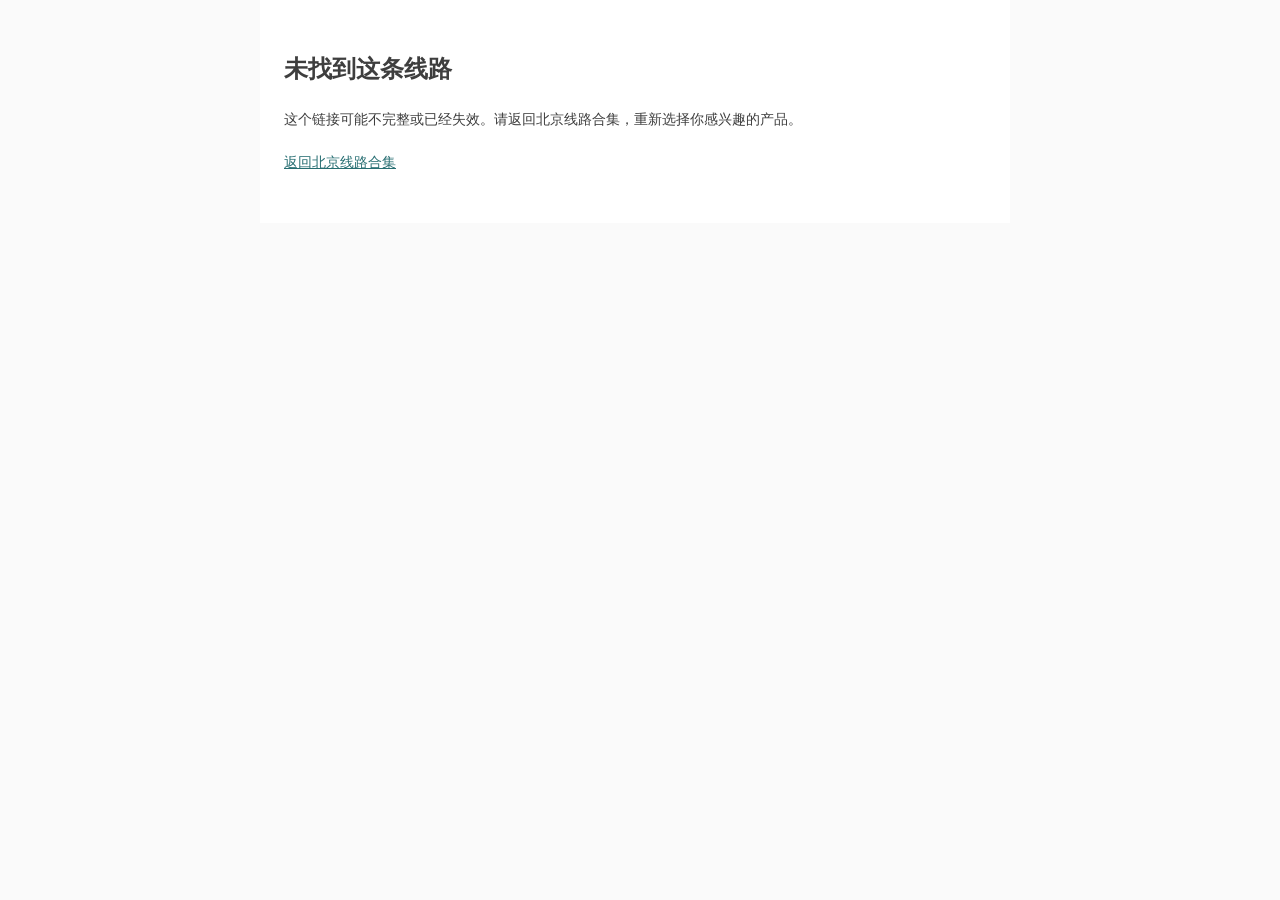
<file: beijing-2026/detail.html>
<!doctype html>
<html lang="zh-CN" class="standalone-document">
<head>
  <meta charset="utf-8">
  <meta name="viewport" content="width=device-width,initial-scale=1">
  <meta name="theme-color" content="#0084cc">
  <title>北京线路｜享轻松旅行</title>
  <meta name="description" content="2026北京精品旅行线路详情">
  <link rel="icon" href="../assets/brand-symbol.jpg">



<link rel="stylesheet" href="../xiumi-template.css?v=20260906t1">
</head>
<body class="standalone-page detail route-unavailable">

  <a class="skip-link" href="#main-content">跳到主要内容</a>
  <section class="route-error" id="route-state" aria-live="polite"><h1>线路信息</h1><p>页面未能显示？请刷新重试，或返回合集重新选择线路。</p><noscript><p>请启用浏览器 JavaScript，以查看完整行程。</p></noscript><a href="./">返回北京线路合集</a></section>
  <main id="main-content" hidden>
    <section class="template-detail-cover"><img decoding="async" id="heroImage" alt="北京旅行"><span class="detail-route-tag"><span id="coverGroup"></span><br><span id="coverDays"></span></span><div class="cover-copy"><h1 class="long-name" id="routeTitle"></h1></div></section>
    <p class="photo-sources" id="heroCredit" hidden></p>
    <section class="quick shell" id="routeMeta"></section>
    <div class="shell detail-main">
      <section class="detail-section" id="albumSection"><div class="photo-grid" id="photoGrid"></div><details class="photo-sources" id="photoCredits" hidden><summary>摄影来源</summary></details></section>
      <section class="detail-section"><div class="section-title"><small>WHY THIS JOURNEY</small><h2>这条线路的亮点</h2></div><div class="highlight-grid" id="highlights"></div></section>
      <section class="detail-section" id="itinerarySection"><div class="section-title"><small>DAILY ITINERARY</small><h2>详细行程</h2></div><div class="timeline" id="itinerary"></div></section>
      <section class="detail-section" id="staySection"><div class="section-title"><small>STAY & SERVICE</small><h2>住宿与服务</h2></div><div class="service-grid"><article class="service"><h3>住宿安排</h3><p id="stay"></p><p><b id="routeGroup"></b></p></article><article class="service"><h3>费用包含</h3><ul id="service"></ul></article></div></section>
      <section class="detail-section notice" id="noticeSection"><h3>预约与游览提醒</h3><p id="notice"></p></section>

    </div>
  </main>

  <script src="route-data.js?v=20260906p1"></script><script src="route.js?v=20260906p1"></script>
</body>
</html>
</file>
<file: styles.css>
:root {
  --navy: #10233b;
  --gold: #0084cc;
  --gold-light: #78cef7;
  --ivory: #eef8fd;
  --paper: #fbfdff;
  --ink: #182434;
  --muted: #6e747b;
  --line: rgba(16,35,59,.14);
}

* { box-sizing: border-box; }
html { scroll-behavior: smooth; }
body { margin: 0; color: var(--ink); background: var(--paper); font-family: "PingFang SC", "Microsoft YaHei", "Noto Sans CJK SC", sans-serif; }
a { color: inherit; text-decoration: none; }
img { display: block; max-width: 100%; }

.site-header { position: absolute; z-index: 10; top: 0; left: 0; right: 0; color: #fff; border-bottom: 1px solid rgba(255,255,255,.22); }
.nav-shell { width: min(1240px, calc(100% - 64px)); height: 90px; margin: auto; display: flex; align-items: center; justify-content: space-between; }
.brand, .footer-brand { display: inline-flex; align-items: center; }
.brand img, .footer-brand img { height: auto; object-fit: contain; border-radius: 14px; box-shadow: 0 8px 24px rgba(4, 70, 108, .18); }
.brand img { width: 104px; }
.footer-brand img { width: 132px; }
nav { display: flex; align-items: center; gap: 34px; font-size: 14px; }
nav > a { opacity: .88; transition: opacity .2s ease; }
nav > a:hover { opacity: 1; }
.nav-cta { padding: 11px 20px; border: 1px solid rgba(255,255,255,.55); border-radius: 999px; }

.hero { position: relative; min-height: 820px; display: flex; align-items: center; color: #fff; overflow: hidden; background: #102d42; }
.hero-image { position: absolute; inset: 0; width: 100%; height: 100%; object-fit: cover; object-position: center; }
.hero-shade { position: absolute; inset: 0; background: linear-gradient(90deg, rgba(7,29,50,.90) 0%, rgba(0,76,119,.58) 45%, rgba(0,132,204,.12) 78%), linear-gradient(0deg, rgba(8,27,44,.48), transparent 48%); }
.hero-copy { position: relative; z-index: 2; width: min(1240px, calc(100% - 64px)); margin: 68px auto 0; }
.eyebrow { margin: 0 0 18px; font: 700 11px/1.2 Arial, sans-serif; letter-spacing: .32em; }
.eyebrow.gold { color: var(--gold); }
.hero h1 { max-width: 760px; margin: 0; font-family: "Songti SC", "STSong", serif; font-size: clamp(74px, 9vw, 128px); font-weight: 500; line-height: .92; letter-spacing: -.055em; }
.hero h1 em { color: var(--gold-light); font-style: normal; }
.hero-lead { max-width: 520px; margin: 28px 0 0; font-family: "Songti SC", "STSong", serif; font-size: 19px; line-height: 1.8; letter-spacing: .08em; }
.hero-actions { display: flex; gap: 14px; margin-top: 38px; }
.button { display: inline-flex; align-items: center; justify-content: center; gap: 18px; min-height: 52px; padding: 0 25px; border-radius: 2px; font-size: 14px; font-weight: 700; letter-spacing: .05em; }
.button.primary { color: #fff; background: var(--gold); box-shadow: 0 12px 32px rgba(0,132,204,.28); }
.button.ghost { border: 1px solid rgba(255,255,255,.6); background: rgba(255,255,255,.06); backdrop-filter: blur(6px); }
.hero-note { position: absolute; z-index: 2; right: 0; bottom: 0; min-width: 430px; display: flex; align-items: center; gap: 20px; padding: 27px 62px 27px 35px; color: var(--navy); background: var(--ivory); }
.hero-note > span { color: var(--gold); font: 300 36px/1 Georgia, serif; }
.hero-note div { display: flex; flex-direction: column; gap: 5px; }
.hero-note b { font-family: "Songti SC", "STSong", serif; font-size: 18px; }
.hero-note small { color: var(--muted); }
.scroll-hint { position: absolute; z-index: 2; bottom: 36px; left: 32px; display: flex; align-items: center; gap: 10px; font-size: 10px; letter-spacing: .16em; writing-mode: vertical-rl; opacity: .8; }
.scroll-hint span { width: 1px; height: 34px; background: #fff; }

.section-shell { width: min(1180px, calc(100% - 64px)); margin: 0 auto; }
.intro { padding: 132px 0 124px; }
.section-heading { display: grid; grid-template-columns: 1.2fr .8fr; align-items: end; gap: 80px; margin-bottom: 55px; }
.section-heading h2, .season-head h2, .why-copy h2, .contact h2 { margin: 0; font-family: "Songti SC", "STSong", serif; font-size: clamp(40px, 5vw, 68px); font-weight: 500; line-height: 1.1; letter-spacing: -.045em; }
.section-heading > p { margin: 0 0 6px; color: var(--muted); font-size: 15px; line-height: 1.95; }
.collection-grid { display: grid; grid-template-columns: repeat(2, minmax(0, 1fr)); align-items: stretch; gap: 22px; }
.collection-card { position: relative; min-height: 0; display: flex; flex-direction: column; overflow: hidden; color: var(--ink); border: 1px solid #dbe8ef; border-radius: 22px; background: #fff; box-shadow: 0 14px 38px rgba(20,54,75,.1); transition: transform .25s ease, box-shadow .25s ease; }
.collection-card:hover { transform: translateY(-5px); box-shadow: 0 21px 46px rgba(20,54,75,.16); }
.collection-card img { position: static; width: 100%; height: 240px; object-fit: cover; object-position: center; background: #102d42; }
.collection-card:hover img { transform: none; }
.collection-card::after { display: none; }
.collection-card.featured { min-height: 0; margin-top: 0; }
.collection-tag { position: absolute; z-index: 2; top: 26px; left: 26px; padding: 8px 12px; color: #fff; background: var(--gold); box-shadow: 0 8px 22px rgba(0,132,204,.24); font: 700 9px/1 Arial, sans-serif; letter-spacing: .14em; }
.collection-copy { position: static; z-index: 2; height: 100%; display: flex; flex-direction: column; padding: 28px; }
.collection-copy small { color: var(--gold); opacity: 1; letter-spacing: .08em; }
.collection-copy h3 { margin: 10px 0 9px; font-family: "Songti SC", "STSong", serif; font-size: 36px; font-weight: 500; }
.collection-copy p { margin: 0 0 24px; color: var(--muted); font-size: 14px; line-height: 1.75; opacity: 1; }
.text-link { display: flex; justify-content: space-between; margin-top: auto; padding-top: 16px; color: var(--gold); border-top: 1px solid var(--line); font-size: 13px; }
.text-link b { font-size: 18px; }

.season-section { padding: 115px 0 120px; color: #fff; background: var(--navy); }
.season-head { display: flex; justify-content: space-between; align-items: end; margin-bottom: 48px; }
.season-head h2 { max-width: 620px; }
.season-grid { display: grid; grid-template-columns: repeat(4, 1fr); border-top: 1px solid rgba(255,255,255,.2); border-left: 1px solid rgba(255,255,255,.2); }
.season-card { position: relative; min-height: 340px; display: flex; flex-direction: column; justify-content: space-between; padding: 24px; overflow: hidden; border-right: 1px solid rgba(255,255,255,.2); border-bottom: 1px solid rgba(255,255,255,.2); background-color: #102d42; background-position: center; background-size: cover; background-repeat: no-repeat; isolation: isolate; transition: transform .25s ease; }
.season-card:hover { transform: translateY(-6px); }
.season-card::before { content: ""; position: absolute; inset: 0; z-index: -1; background: linear-gradient(180deg, rgba(7,22,38,.2), rgba(7,20,35,.82)); }
.season-card.autumn { background-image: url('assets/generated/autumn-khingan-v2.jpg'); }
.season-card.beijing { background-image: url('beijing-2026/assets/forbidden-city.jpg'); }
.season-card.summer { background-image: url('assets/generated/arctic-mohe-v2.jpg'); }
.season-card.spring { background-image: url('assets/generated/tumen-river-v2.jpg'); }
.season-card > span { font: 400 12px/1 Arial, sans-serif; opacity: .75; }
.season-card small { color: var(--gold-light); font: 700 9px/1 Arial, sans-serif; letter-spacing: .25em; }
.season-card h3 { margin: 10px 0; font-family: "Songti SC", "STSong", serif; font-size: 30px; font-weight: 500; }
.season-card p { margin: 0; font-size: 12px; line-height: 1.7; opacity: .75; }
.season-card > b { align-self: flex-end; font-size: 22px; }

.why { display: grid; grid-template-columns: .9fr 1.1fr; gap: 95px; align-items: center; padding-top: 130px; padding-bottom: 130px; }
.why-photo { position: relative; min-height: 670px; }
.why-photo img { width: 100%; height: 670px; object-fit: cover; object-position: center; background: #eef8fd; }
.why-photo > span { position: absolute; left: -22px; bottom: 25px; color: #fff; font: 700 58px/.86 Arial, sans-serif; letter-spacing: -.04em; }
.why-copy h2 { margin-bottom: 30px; }
.why-intro { margin: 0 0 42px; color: var(--muted); font-size: 15px; line-height: 2; }
.values { display: grid; grid-template-columns: 1fr 1fr; gap: 32px 38px; }
.values div { padding-top: 18px; border-top: 1px solid var(--line); }
.values span { color: var(--gold); font: 600 10px/1 Arial, sans-serif; }
.values h3 { margin: 9px 0 8px; font-family: "Songti SC", "STSong", serif; font-size: 21px; font-weight: 600; }
.values p { margin: 0; color: var(--muted); font-size: 12px; line-height: 1.7; }

.gallery { display: grid; grid-template-columns: 1.2fr .8fr 1.1fr .8fr 1.2fr; height: 330px; overflow: hidden; }
.gallery > img { width: 100%; height: 100%; object-fit: cover; object-position: center; background: #102d42; }
.gallery-quote { display: flex; align-items: center; justify-content: center; flex-direction: column; padding: 30px; color: #fff; text-align: center; background: linear-gradient(145deg, #0084cc, #006da9); }
.gallery-quote img { width: 126px; height: auto; margin-bottom: 16px; border-radius: 14px; object-fit: contain; box-shadow: 0 10px 28px rgba(0, 57, 91, .24); }
.gallery-quote p { margin: 0; font-family: "Songti SC", "STSong", serif; font-size: 19px; line-height: 1.75; }
.gallery-quote em { font-style: normal; }

.contact { position: relative; min-height: 610px; display: flex; align-items: center; justify-content: center; color: #fff; text-align: center; overflow: hidden; }
.contact > img, .contact-shade { position: absolute; inset: 0; width: 100%; height: 100%; object-fit: cover; object-position: center; background: #102d42; }
.contact-shade { background: linear-gradient(rgba(10,29,47,.65), rgba(10,29,47,.78)); }
.contact-copy { position: relative; z-index: 2; width: min(720px, calc(100% - 48px)); }
.contact h2 { font-size: clamp(52px, 7vw, 88px); }
.contact-copy > p:not(.eyebrow) { margin: 24px auto 32px; max-width: 540px; font-size: 15px; line-height: 1.8; opacity: .82; }
.contact .button { margin: auto; }

.site-footer { min-height: 215px; display: grid; grid-template-columns: 1fr auto; align-content: center; gap: 32px; padding: 50px max(32px, calc((100% - 1180px) / 2)); color: #fff; background: #091a2d; }
.footer-links { display: flex; align-items: center; gap: 30px; font-size: 13px; opacity: .75; }
.site-footer > p { grid-column: 1 / -1; margin: 0; padding-top: 23px; border-top: 1px solid rgba(255,255,255,.14); font-size: 11px; opacity: .5; }

@media (max-width: 900px) {
  .nav-shell { width: min(100% - 34px, 760px); height: 76px; }
  nav > a:not(.nav-cta) { display: none; }
  .hero { min-height: 720px; }
  .hero-copy, .section-shell { width: min(100% - 40px, 760px); }
  .hero-note { min-width: 0; right: 20px; bottom: 20px; padding: 18px 22px; }
  .scroll-hint { display: none; }
  .section-heading { grid-template-columns: 1fr; gap: 22px; }
  .collection-grid { grid-template-columns: 1fr 1fr; }
  .collection-card.featured { grid-column: 1 / -1; min-height: 0; margin-top: 0; }
  .collection-card:not(.featured) { min-height: 0; }
  .collection-card img { height: 280px; }
  .season-grid { grid-template-columns: 1fr 1fr; }
  .why { grid-template-columns: 1fr; gap: 55px; }
  .why-photo, .why-photo img { min-height: 540px; height: 540px; }
  .gallery { grid-template-columns: 1fr 1fr 1fr; height: 280px; }
  .gallery > img:nth-of-type(3), .gallery > img:nth-of-type(4) { display: none; }
}

@media (max-width: 600px) {
  .nav-shell { width: calc(100% - 28px); }
  .brand img { width: 82px; height: auto; border-radius: 11px; }
  .footer-brand img { width: 118px; height: auto; }
  .nav-cta { padding: 9px 13px; font-size: 12px; }
  .hero { min-height: 700px; align-items: flex-start; }
  .hero-image { object-position: center; }
  .hero-copy { width: calc(100% - 40px); margin-top: 170px; }
  .hero h1 { font-size: clamp(62px, 20vw, 86px); line-height: .96; }
  .hero-lead { max-width: 310px; font-size: 15px; line-height: 1.75; }
  .hero-actions { align-items: stretch; flex-direction: column; max-width: 250px; }
  .hero-note { left: 20px; right: 20px; bottom: 20px; }
  .intro { padding: 88px 0 80px; }
  .section-shell { width: calc(100% - 32px); }
  .section-heading h2, .season-head h2, .why-copy h2 { font-size: 40px; }
  .section-heading { margin-bottom: 34px; }
  .collection-grid { grid-template-columns: 1fr; }
  .collection-card.featured { grid-column: auto; min-height: 0; }
  .collection-card:not(.featured) { min-height: 0; }
  .collection-card img { height: 230px; }
  .collection-copy h3 { font-size: 32px; }
  .season-section { padding: 80px 0; }
  .season-head { display: block; }
  .season-grid { grid-template-columns: 1fr; }
  .season-card { min-height: 280px; }
  .why { padding-top: 80px; padding-bottom: 80px; }
  .why-photo, .why-photo img { min-height: 440px; height: 440px; }
  .why-photo > span { left: 13px; font-size: 43px; }
  .values { grid-template-columns: 1fr; gap: 24px; }
  .gallery { grid-template-columns: 1fr 1fr; height: auto; }
  .gallery > img { height: 190px; }
  .gallery-quote { grid-column: 1 / -1; grid-row: 2; min-height: 250px; }
  .contact { min-height: 560px; }
  .contact h2 { font-size: 54px; }
  .site-footer { grid-template-columns: 1fr; padding: 50px 24px; }
  .footer-links { flex-wrap: wrap; }
}
</file>
<file: site-ui.css>
/* Shared brand and accessibility layer. Keep theme-specific identity in each collection. */
/* Consistent chapter access for the existing long-form routes. */
body.detail-page .topbar { position: sticky; top: 0; z-index: 30; }
body.detail-page .topbar .shell { height: 76px; }
.legacy-jumplinks { position: sticky; top: 76px; z-index: 20; background: #fff; border-bottom: 1px solid var(--xqs-line); }
.legacy-jumplinks > div { display: flex; gap: 28px; width: calc(100% - var(--xqs-gutter) * 2); max-width: var(--xqs-content); margin-inline: auto; overflow-x: auto; scrollbar-width: thin; }
.legacy-jumplinks a { display: inline-flex; align-items: center; flex: 0 0 auto; min-height: 54px; font-size: 14px; font-weight: 700; color: var(--xqs-action); text-decoration: none; }
body.detail .photo-grid { grid-template-columns: repeat(3, minmax(0, 1fr)); }
body.detail .photo-grid img, body.detail .photo-grid img:first-child, body.detail .photo-grid img:nth-child(n+4) { grid-column: auto; grid-row: auto; height: auto; width: 100%; aspect-ratio: 3 / 2; object-fit: cover; }
body.detail .day-card p, body.detail .highlight p, body.detail .service p, body.detail .service li, body.detail .notice p { font-size: 16px; line-height: 1.85; }
body.detail .brand img { object-fit: contain; height: auto; }
body.detail .quick small { font-size: 13px; }
body .route-body > p, body .route-points li { font-size: 14px; }
body .route-body { height: auto; flex: 1; }
@media (max-width: 680px) {
  body.detail-page .topbar .shell { height: 64px; }
  .legacy-jumplinks { top: 64px; }
  .legacy-jumplinks > div { gap: 24px; }
  .legacy-jumplinks a { min-height: 50px; font-size: 13px; }
  body.detail .photo-grid { grid-template-columns: repeat(2, minmax(0,1fr)); }
}
:root {
  --xqs-brand: #0084cc;
  --xqs-action: #006aa3;
  --xqs-ink: #163447;
  --xqs-muted: #526875;
  --xqs-line: #d9e5ec;
  --xqs-surface: #fff;
  --xqs-canvas: #f0f5f8;
  --xqs-page: 1280px;
  --xqs-content: 1160px;
  --xqs-radius: 16px;
  --xqs-gutter: clamp(18px, 4vw, 60px);
}
html { scroll-padding-top: 150px; scrollbar-gutter: stable; }
* { box-sizing: border-box; }
[hidden] { display: none !important; }
body { font-family: "PingFang SC", "Microsoft YaHei", system-ui, sans-serif; }
a:focus-visible, button:focus-visible, [tabindex]:focus-visible, summary:focus-visible {
  outline: 3px solid var(--xqs-action); outline-offset: 4px;
}
:target { scroll-margin-top: 0; }
img { max-width: 100%; }
img[src*="brand-symbol.jpg"] { object-fit: contain; }
body.detail .topbar { position: sticky; top: 0; background: #fff; color: var(--xqs-ink); border-color: var(--xqs-line); z-index: 30; }
body.detail .topbar .shell { height: 76px; }
body.detail .footer img { height: auto; }
@media (max-width: 680px) { body.detail .topbar .shell { height: 64px; } }
.skip-link { position: fixed; top: -100px; left: 20px; z-index: 100; padding: 12px 20px; background: #fff; color: #006aa3; }
.skip-link:focus { top: 12px; }
.site-main-width, body > main, body > .site-header, body > .site-footer,
body > .topbar, body > footer, body.detail-page > .page {
  max-width: var(--xqs-page); margin-left: auto; margin-right: auto;
}
body { margin: 0; background: var(--xqs-canvas); }
body > main { background: #fff; }
body > main > .section-shell, .site-header > .nav-shell,
body > .topbar > .shell, body > main > .shell, .theme-fun.detail-page .detail-main {
  width: calc(100% - var(--xqs-gutter) * 2); max-width: var(--xqs-content);
}
body.landing-page .page, body.landing-page .paper, body.detail-page .page { overflow: clip; }
body .button.primary, body .nav-cta, .theme-fun.landing-page .schedule { background: var(--xqs-action); color: #fff; }
body .collection-card > img { width: 100%; height: auto; aspect-ratio: 3 / 2; object-fit: cover; }
body .collection-grid { align-items: stretch; }
body .collection-card, body .collection-card.featured { grid-column: auto; display: flex; flex-direction: column; }
body .collection-copy { flex: 1; display: flex; flex-direction: column; }
body .collection-copy .text-link { margin-top: auto; padding-top: 16px; }
body .collection-copy p { font-size: 15px; }
body .section-heading > p, body .why-intro, body .values p { font-size: 16px; line-height: 1.85; }
body.landing-page .route-list, body.landing-page .poster-list { align-items: stretch; }
body.landing-page .poster, body.landing-page .route-card { width: 100%; max-width: none; min-width: 0; }
.theme-fun.landing-page .poster-info { flex: 1; height: auto; justify-content: space-between; }
.theme-fun.landing-page .selling-points li { font-size: 14px; line-height: 1.7; }
.theme-fun.landing-page h2.poster-title { margin: 0; font-weight: 800; }
.theme-autumn.landing-page .route-title h2 { margin: 8px 0 0; font: inherit; font-size: clamp(27px, 2.5vw, 38px); font-weight: 800; }
.theme-autumn.landing-page .route-body > p { font-size: 15px; }
.theme-autumn.landing-page .route-body { flex: 1; }
.theme-autumn.landing-page .route-cta { margin-top: auto; }
body.detail-page p, body.detail-page .day p, body.detail-page .info-card p,
body.detail-page .spec-value, body.detail-page .spec-row, body.detail-page .note,
body.detail-page .sidebar p { font-size: 16px; line-height: 1.85; }
body.detail-page .fact span, body.detail-page small, body.detail-page .media-card figcaption,
body.detail-page .price-extra, body.detail-page .price-note, body.detail-page .tag { font-size: 14px; line-height: 1.7; }
body.detail-page .real-media-grid .media-card img,
body.theme-autumn.detail-page .media-grid .media-card img {
  width: 100%; height: auto; aspect-ratio: 4 / 3; object-fit: contain; background: #f2f5f7;
}
body.detail-page .media-card { margin: 0; min-width: 0; }
body .route-return { display: flex; justify-content: space-between; align-items: center; flex-wrap: wrap; gap: 16px; padding: 24px; margin: 32px auto; width: calc(100% - var(--xqs-gutter) * 2); max-width: var(--xqs-content); border-block: 1px solid var(--xqs-line); }
.route-return a { display: inline-flex; align-items: center; min-height: 44px; color: var(--xqs-action); font-size: 15px; font-weight: 700; text-decoration: none; }
.detail-layout > div, .price-plans, .price-plan { min-width: 0; }
.price-scroll { width: 100%; max-width: 100%; min-width: 0; overflow-x: auto; border: 1px solid var(--xqs-line); border-radius: 10px; scrollbar-width: auto; }
.fare-table { width: 100%; min-width: 420px; border-collapse: collapse; font-size: 14px; text-align: left; background: #fff; color: var(--xqs-ink); }
.fare-table th, .fare-table td { padding: 13px 14px; border-bottom: 1px solid var(--xqs-line); white-space: nowrap; }
.fare-table thead { background: #eaf4fa; color: #174d6b; }
.fare-table tbody tr:last-child > * { border-bottom: 0; }
.fare-table strong { color: #006aa3; }
.sr-only { position: absolute; width: 1px; height: 1px; padding: 0; margin: -1px; overflow: hidden; clip-path: inset(50%); white-space: nowrap; border: 0; }
.route-error { padding: 80px 24px; text-align: center; color: #163447; background: #f0f7fb; }
.route-error h1 { font-size: clamp(28px, 5vw, 44px); }
.route-error p { max-width: 640px; margin: 20px auto; line-height: 1.8; }
.route-error a { display: inline-block; padding: 12px 20px; color: #fff; background: #006aa3; border-radius: 8px; }
.route-unavailable .topbar { position: relative; color: var(--xqs-ink); background: #fff; border-color: var(--xqs-line); }
.price-swipe-hint { display: none; }
@media (max-width: 680px) { body.detail-page .price-swipe-hint { display: block; margin: 10px 0; font-size: 13px; color: #fff; } }
.contact-pending { padding: 16px 20px; border: 1px solid rgba(255,255,255,.4); line-height: 1.8; }
@media (max-width: 900px) {
  body .collection-grid { grid-template-columns: repeat(2, minmax(0, 1fr)); }
  body .site-header nav a[href="#collections"] { display: inline-flex; }
  body .section-heading { gap: 24px; }
}
@media (max-width: 680px) {
  html { scroll-padding-top: 132px; }
  :target { scroll-margin-top: 0; }
  body .collection-grid { grid-template-columns: 1fr; gap: 24px; }
  body .site-header .nav-shell { width: calc(100% - 32px); gap: 12px; }
  body .site-header nav { gap: 12px; }
  body .site-header nav a { font-size: 14px; }
  body .site-header .brand img { max-width: 58px; }
  body .site-header nav .nav-cta { padding: 11px 13px; }
  body.detail-page .media-grid, body.detail-page .real-media-grid { grid-template-columns: 1fr; }
  body.detail-page .media-card.wide { grid-column: auto; }
  body.detail-page .detail-hero h1 { overflow-wrap: anywhere; }
  .route-return { padding: 18px 0; }
  .fare-table th, .fare-table td { padding: 12px; }
}
@media (prefers-reduced-motion: reduce) {
  html { scroll-behavior: auto !important; }
  *, *::before, *::after { animation-duration: .01ms !important; animation-iteration-count: 1 !important; transition-duration: .01ms !important; scroll-behavior: auto !important; }
}
</file>
<file: xiumi-template.css>
/* Public reference: Xiumi 667026829. One 750px paper, no website chrome. */
/* The accompanying poster SVGs use Lucide Pointer (ISC License).
Copyright (c) 2026 Lucide Icons and Contributors
Permission to use, copy, modify, and/or distribute this software for any
purpose with or without fee is hereby granted, provided that the above
copyright notice and this permission notice appear in all copies.
THE SOFTWARE IS PROVIDED "AS IS" AND THE AUTHOR DISCLAIMS ALL WARRANTIES
WITH REGARD TO THIS SOFTWARE INCLUDING ALL IMPLIED WARRANTIES OF
MERCHANTABILITY AND FITNESS. IN NO EVENT SHALL THE AUTHOR BE LIABLE FOR
ANY SPECIAL, DIRECT, INDIRECT, OR CONSEQUENTIAL DAMAGES OR ANY DAMAGES
WHATSOEVER RESULTING FROM LOSS OF USE, DATA OR PROFITS, WHETHER IN AN
ACTION OF CONTRACT, NEGLIGENCE OR OTHER TORTIOUS ACTION, ARISING OUT OF
OR IN CONNECTION WITH THE USE OR PERFORMANCE OF THIS SOFTWARE.
*/
:root {
  color-scheme:light;
  --paper-width:750px;
  --ink:#3e3e3e;
  --teal:#387f7d;
  --purple:#66358d;
  --gold:#ffe894;
  --serif:"Songti SC","STSong","SimSun",serif;
  --sans:"Noto Sans CJK SC","Helvetica Neue","Hiragino Sans GB","Microsoft YaHei",Arial,sans-serif;
  scrollbar-color:#aebcbb #fafafa;
  scrollbar-width:thin;
  scrollbar-gutter:stable
}
* {
  box-sizing:border-box
}
html {
  scroll-behavior:smooth
}
body {
  margin:0;
  background:#fafafa;
  color:var(--ink);
  font:14px/1.6 var(--sans)
}
body>main,body>.page {
  width:min(100%,var(--paper-width));
  margin:0 auto;
  background:#fff;
  min-height:100vh;
  container-type:inline-size;
  box-shadow:0 0 5px #0002
}
body>.page>main {
  width:100%;
  margin:0
}
main[hidden],[hidden] {
  display:none!important
}
a {
  color:inherit
}
img {
  display:block;
  width:100%;
  height:auto
}
figure,p,ul,ol,dl,h1,h2,h3 {
  margin:0
}
figure {
  min-width:0
}
button,a,summary {
  -webkit-tap-highlight-color:transparent
}
a:focus-visible,summary:focus-visible {
  outline:3px solid #004f6a;
  outline-offset:4px
}
a:active {
  opacity:.88
}
a,summary {
  touch-action:manipulation
}
summary {
  cursor:pointer;
  min-height:44px;
  padding-block:10px
}
.skip-link {
  position:fixed;
  top:-100px;
  left:12px;
  padding:12px;
  background:#fff;
  z-index:99
}
.skip-link:focus {
  top:12px
}
.sr-only {
  position:absolute;
  width:1px;
  height:1px;
  padding:0;
  margin:-1px;
  overflow:hidden;
  clip:rect(0,0,0,0);
  white-space:nowrap;
  border:0
}
/* Collection: square cover, followed by single-column linked route posters. */
.template-cover {
  position:relative;
  aspect-ratio:1080/1087;
  overflow:hidden;
  border-bottom:3.8cqi solid #9f7835;
  background:#27637d
}
.template-cover>img {
  width:100%;
  height:100%;
  object-fit:cover
}
.template-cover h1 {
  position:absolute;
  top:27%;
  left:2%;
  width:96%;
  color:#fff;
  text-align:center;
  font:700 15.3cqi/1.15 var(--serif);
  letter-spacing:-.055em;
  text-shadow:0 1px 2px #0002
}
.template-cover.long-title h1 {
  font-size:12.1cqi
}
.template-cover.exact-cover {
  border:0
}
.template-cover.exact-cover>img {
  height:auto;
  object-fit:contain
}
.template-cover.exact-cover h1 {
  position:absolute;
  width:1px;
  height:1px;
  overflow:hidden;
  clip:rect(0,0,0,0)
}
.template-posters {
  display:grid;
  grid-template-columns:minmax(0,1fr);
  gap:4cqi;
  padding:2cqi 2.2cqi 5cqi
}
.template-poster {
  display:block;
  min-width:0;
  color:#171c1b;
  text-decoration:none;
  background:#fff;
  border-radius:3.3cqi;
  box-shadow:0 0 2.3cqi #0002;
  overflow:hidden
}
.poster-visual {
  position:relative;
  height:40cqi;
  color:#fff;
  background:#1d4a55
}
.poster-visual>img {
  width:100%;
  height:100%;
  object-fit:cover
}
.poster-visual::after {
  content:"";
  position:absolute;
  inset:0;
  background:linear-gradient(transparent 25%,#062c35a1 100%)
}
.poster-group,.poster-code,.poster-name,.poster-destinations {
  position:absolute;
  z-index:1
}
.poster-group {
  left:3cqi;
  top:2.6cqi;
  font-size:2.7cqi;
  font-weight:700
}
.poster-code {
  right:3cqi;
  top:2.6cqi;
  font-size:2.4cqi;
  line-height:1.15;
  text-align:right
}
.poster-name {
  top:9.8cqi;
  left:2cqi;
  right:2cqi;
  text-align:center;
  color:#ffef8f;
  font:900 10.9cqi/1.2 var(--serif);
  letter-spacing:-.05em
}
.poster-name.long-name {
  font-size:8.2cqi;
  top:10.6cqi
}
.poster-destinations {
  left:3cqi;
  right:3cqi;
  bottom:5cqi;
  text-align:center;
  font-size:3.15cqi;
  font-weight:600;
  line-height:1.55
}
.poster-summary {
  display:grid;
  grid-template-columns:minmax(0,2.15fr) minmax(0,1fr);
  padding:2.3cqi 2.8cqi 2.8cqi;
  gap:2.5cqi;
  min-height:31cqi
}
.poster-points {
  list-style:none;
  padding:0;
  counter-reset:points;
  display:grid;
  gap:1.05cqi
}
.poster-points li {
  counter-increment:points;
  display:grid;
  grid-template-columns:3.6cqi minmax(0,1fr);
  gap:1.05cqi;
  font-size:2.55cqi;
  line-height:1.55;
  align-items:start
}
.poster-points li:before {
  content:counter(points);
  display:grid;
  place-items:center;
  margin-top:.2cqi;
  width:3.3cqi;
  height:3.3cqi;
  border-radius:50%;
  background:var(--purple);
  color:#fff;
  font:700 2.1cqi/1 var(--sans)
}
.poster-strip {
  margin-top:2.5cqi;
  padding:.65cqi 1.5cqi;
  font-size:3.1cqi;
  line-height:1.5;
  font-weight:700;
  color:#fff;
  background:linear-gradient(100deg,#70aaa5,#629894 80%,#fff)
}
.poster-action {
  position:relative;
  border-left:1px solid #d7d7d7;
  display:flex;
  flex-direction:column;
  align-items:center;
  justify-content:center;
  gap:2cqi;
  padding-left:2cqi;
  text-align:center
}
.poster-action:before {
  content:"";
  position:absolute;
  left:-1px;
  top:55%;
  border:1.4cqi solid transparent;
  border-left-color:#c7c7c7
}
.poster-badge {
  max-width:100%;
  padding:.8cqi 1.5cqi;
  color:#fff;
  background:var(--teal);
  border-radius:1.4cqi;
  font-size:2.45cqi;
  font-weight:700;
  line-height:1.45
}
.poster-tap {
  font-size:2.4cqi;
  line-height:1.5;
  white-space:nowrap
}
.poster-hand {
  width:12cqi;
  height:13cqi;
  object-fit:contain
}
.photo-sources {
  font-size:12px;
  color:#777;
  margin:16px 5%;
  line-height:1.6
}
.photo-sources a {
  text-decoration:underline;
  text-underline-offset:3px
}
.template-posters+.photo-sources {
  margin-top:0
}
/* Detail reference: full-bleed photographic pages, followed by 90% text column. */
.template-detail-cover {
  position:relative;
  min-height:117cqi;
  background:#416c7f;
  color:#fff;
  display:flex;
  align-items:flex-start;
  isolation:isolate
}
.template-detail-cover>img {
  position:absolute;
  inset:0;
  z-index:-2;
  width:100%;
  height:100%;
  object-fit:cover
}
.template-detail-cover:after {
  content:"";
  position:absolute;
  inset:0;
  z-index:-1;
  background:linear-gradient(#112c3020,#14272c20 55%,#112c30b0)
}
.template-detail-cover .cover-copy {
  width:100%;
  padding:18cqi 5cqi 8cqi;
  text-align:center
}
.template-detail-cover h1 {
  margin:0 auto;
  color:#fff;
  font:900 17cqi/1.25 var(--serif);
  letter-spacing:-.05em;
  text-shadow:.5cqi .65cqi 0 #474f5270;
  overflow-wrap:normal;
  max-width:95%
}
.template-detail-cover h1.long-name {
  font-size:13cqi
}
.template-detail-cover .cover-subtitle {
  display:block;
  margin-top:3cqi;
  font-size:8.8cqi;
  line-height:1.4;
}
.template-detail-cover .detail-route-tag {
  position:absolute;
  right:5cqi;
  top:5cqi;
  font-size:3.5cqi;
  line-height:1.25;
  text-align:right
}
.facts,.xj-facts,.quick {
  display:grid;
  grid-template-columns:repeat(2,minmax(0,1fr));
  gap:16px 12px;
  width:90%;
  margin:26px auto 32px;
  padding:0
}
.fact,.xj-facts>div,.quick>div {
  border:0;
  padding:0;
  min-width:0
}
.fact span,.xj-facts dt,.quick small {
  display:block;
  font-size:12px;
  color:#687472
}
.fact strong,.xj-facts dd,.quick b {
  display:block;
  margin:3px 0 0;
  font-size:14px;
  font-weight:700;
  color:#3e3e3e
}
.shell,.detail-main,.detail-layout,.xj-wrap {
  width:100%;
  max-width:none;
  margin:0;
  padding:0
}
.detail-layout {
  display:block
}
.section,.detail-section,.price-section,.xj-section {
  width:90%;
  margin:0 auto 36px;
  padding:0;
  clear:both
}
.section:has(.album),.detail-section:has(.story-gallery),.detail-section:has(.photo-grid) {
  width:100%
}
.section>h2,.detail-section>h2,.price-section>h2,.section-title h2,.xj-section-head h2 {
  font:700 28px/1.4 var(--serif);
  text-align:center;
  color:#111;
  margin:28px 0
}
.section-title,.xj-section-head {
  display:block;
  margin:0;
  padding:0
}
.section-title small,.xj-section-head .xj-eyebrow,.section-kicker,.kicker {
  display:none
}
.story-gallery,.album,.photo-grid {
  display:grid;
  grid-template-columns:minmax(0,1fr);
  gap:0;
  padding:0
}
.story-card,.story-card.featured,.story-card.wide {
  margin:0;
  padding:0;
  border:0;
  border-radius:0;
  box-shadow:none
}
.story-gallery img,.album img,.photo-grid img {
  width:100%;
  height:auto;
  max-height:none;
  object-fit:contain;
  aspect-ratio:auto
}
.story-card:after,.story-card:before {
  display:none
}
.timeline {
  margin:0;
  padding:0
}
.day,.xj-day {
  display:grid;
  grid-template-columns:45px minmax(0,1fr);
  gap:0;
  margin:0 0 38px;
  padding:0;
  border:0;
  background:none;
  box-shadow:none;
  border-radius:0
}
.day-label,.day-no,.xj-day-no {
  align-self:start;
  padding:0 5px 0 0;
  color:var(--ink);
  font:700 18.286px/25.6px var(--sans);
  background:linear-gradient(transparent 65%,#f7dba4 65%);
  border-bottom:1px solid var(--teal);
  border-radius:0;
  text-align:center;
  min-width:0;
  letter-spacing:0
}
.day>h3,.day-card>h3,.xj-day-head h3 {
  grid-column:2;
  margin:0;
  padding:0 0 2px 5px;
  font:700 16px/1.6 var(--sans);
  color:var(--ink);
  border-bottom:1px solid var(--teal)
}
.day>p,.day>div:not(.day-no):not(.day-card) {
  grid-column:1/-1
}
.day>p,.day-card>p,.xj-day p {
  margin:28px 0 0;
  font:400 14px/1.6 var(--sans);
  text-align:justify
}
.day-card {
  display:contents
}
.day-card>p {
  grid-column:1/-1
}
.xj-day>div {
  display:contents
}
.xj-day-head {
  display:contents
}
.xj-day-head h3 {
  grid-column:2
}
.xj-day-head>span {
  grid-column:1/-1;
  margin-top:10px;
  color:#63716f;
  font-size:12px
}
.xj-day p,.xj-day-tags,.xj-day-stay,.xj-day ul {
  grid-column:1/-1
}
.xj-day-tags {
  display:flex!important;
  flex-wrap:wrap;
  gap:6px;
  margin-top:12px
}
.xj-day-tags span {
  font-size:12px;
  color:#426e69
}
.xj-day-stay {
  margin-top:12px!important;
  font-size:14px
}
.xj-day-stay strong {
  color:#222
}
.xj-day ul {
  margin:12px 0 0;
  padding-left:20px
}
.xj-day-facts {
  display:block!important;
  margin-top:12px;
  grid-column:1/-1
}
.xj-day-facts p {
  margin-top:6px
}
.day:before,.timeline:before {
  display:none
}
.media-grid,.xj-rooms {
  display:grid;
  grid-template-columns:minmax(0,1fr);
  gap:18px;
  width:100%;
  margin:18px 0
}
.media-card,.xj-rooms figure {
  width:100%;
  margin:0;
  border:0;
  box-shadow:none;
  border-radius:0;
  overflow:visible
}
.media-card img,.xj-rooms img,.xj-vehicle>img {
  width:100%;
  height:auto;
  max-height:none;
  object-fit:contain;
  aspect-ratio:auto
}
.media-card figcaption,.xj-rooms figcaption {
  margin:7px 0 0;
  text-align:center;
  font-size:13px;
  line-height:1.6;
  color:#555
}
.media-subhead,.xj-subhead {
  font:700 17px/1.6 var(--sans);
  margin:26px 0 12px;
  color:#3e3e3e;
  text-align:center
}
.spec-list {
  margin:24px 0
}
.spec-row {
  display:grid;
  grid-template-columns:80px minmax(0,1fr);
  gap:12px;
  margin:12px 0;
  font-size:14px;
  line-height:1.6
}
.spec-row strong {
  font-weight:400
}
.spec-row>span {
  font-weight:700
}
.info-grid,.service-grid,.xj-service,.highlight-grid,.xj-feature-grid {
  display:block
}
.info-card,.service,.xj-service article,.highlight,.xj-feature {
  border:0;
  border-radius:0;
  box-shadow:none;
  padding:0;
  margin:0 0 22px;
  background:#fff
}
.info-card h3,.service h3,.xj-service h3,.highlight h3,.xj-feature h3,.xj-notes h3,.notice h3,.side-card h3 {
  font-size:16px;
  line-height:1.6;
  margin:0 0 10px;
  color:#111
}
.info-card p,.service p,.xj-service p,.highlight p,.xj-feature p,.notice,.xj-notes,.side-card p {
  font-size:14px;
  line-height:1.6
}
.highlight>span,.xj-feature>span {
  display:none
}
.info-card ul,.service ul,.xj-service ul,.xj-notes ul,.side-card ul {
  padding-left:20px
}
.info-card li,.service li,.xj-service li,.xj-notes li {
  margin-bottom:8px
}
.xj-feature img {
  margin-bottom:15px
}
.xj-notes,.notice {
  border:0;
  padding:0;
  background:none;
  border-radius:0;
  margin-top:24px
}
.sidebar {
  width:90%;
  margin:0 auto 36px
}
.side-card {
  margin:0 0 24px
}
.xj-vehicle {
  display:grid;
  grid-template-columns:minmax(0,1fr);
  gap:18px
}
.xj-vehicle p {
  margin:10px 0;
  font-size:14px;
  line-height:1.6
}
.xj-reference-hotels {
  margin:20px 0;
  font-size:14px
}
.xj-reference-hotels summary {
  font-size:16px;
  font-weight:700;
  border-block:1px solid #b7cccc
}
.xj-reference-hotels summary span {
  display:block;
  font-size:12px;
  font-weight:400
}
.xj-reference-hotels p {
  margin-top:14px
}
.xj-reference-hotels dl>div {
  display:grid;
  grid-template-columns:86px minmax(0,1fr);
  gap:10px;
  padding:16px 0;
  border-bottom:1px solid #ddd
}
.xj-reference-hotels dd {
  margin:0
}
.price-plans {
  display:block
}
.price-plan {
  margin:22px 0
}
.price-plan-head {
  padding:10px 0;
  display:flex;
  gap:8px;
  justify-content:space-between;
  font-size:16px
}
.price-plan-head strong {
  color:#bf2a20
}
.price-scroll {
  overflow-x:auto
}
.fare-table {
  width:100%;
  border-collapse:collapse;
  font-size:13px;
  line-height:1.6;
  table-layout:fixed
}
.fare-table th,.fare-table td {
  border:1px solid #b9cecb;
  padding:10px 4px;
  text-align:center;
  overflow-wrap:anywhere
}
.fare-table th:first-child {
  width:34%
}
.fare-table thead {
  background:#e9f1f0
}
.fare-table strong {
  color:#bf2a20
}
.price-extra,.price-footnote {
  font-size:13px;
  line-height:1.7;
  margin-top:12px
}
.xj-availability {
  padding:20px 0;
  font-size:14px
}
.xj-availability h3 {
  font-size:16px;
  margin-bottom:12px
}
.route-error {
  max-width:750px;
  margin:auto;
  padding:50px 24px;
  background:#fff
}
.route-error h1 {
  font-size:24px
}
.route-error p {
  margin:20px 0
}
.route-error a {
  text-decoration:underline;
  color:#276e72
}
.poster-summary>div:first-child {
  display:flex;
  flex-direction:column;
  justify-content:space-between
}
.poster-summary>div:first-child>.poster-strip {
  margin-top:2cqi
}
.xj-day>div>h3 {
  grid-column:2;
  margin:0;
  padding:0 0 2px 5px;
  font:700 16px/1.6 var(--sans);
  border-bottom:1px solid var(--teal)
}
.xj-day small {
  grid-column:1/-1;
  margin-top:20px;
  font-size:14px;
  line-height:1.6
}
.xj-benefits article,.xj-stay-summary>div {
  margin-bottom:20px
}
.xj-benefits h3 {
  font-size:16px;
  margin-bottom:8px
}
.xj-album {
  display:grid;
  grid-template-columns:minmax(0,1fr);
  gap:0
}
.xj-album img {
  height:auto;
  object-fit:contain
}
.xj-service {
  border-left:1px solid #1a7b84;
  padding-left:21px;
  line-height:1.8
}
.xj-service li {
  line-height:1.8
}
.xj-service h3 {
  display:inline-block;
  position:relative;
  padding:5px 10px;
  background:#f7dba4;
  box-shadow:4px 4px #387f7d;
  margin:0 0 22px;
  font-weight:700
}
.xj-stay-summary {
  margin-bottom:26px
}
.quick {
  grid-template-columns:repeat(3,minmax(0,1fr))
}
/* Xiumi scales the 14px/16px/18.286px itinerary blocks to 90%. */
.day,.xj-day {
  grid-template-columns:40.5px minmax(0,1fr)
}
.day-label,.day-no,.xj-day-no {
  font-size:16.4574px;
  line-height:23.04px
}
.day>h3,.day-card>h3,.xj-day-head h3,.xj-day>div>h3 {
  font-size:14.4px;
  line-height:1.6
}
.day>p,.day-card>p,.xj-day p,.xj-day small {
  font-size:12.6px;
  line-height:1.6
}
.xj-reference-hotels>h3 {
  font-size:16px;
  font-weight:700;
  border-block:1px solid #b7cccc;
  padding:10px 0
}
@media(min-width:768px) {
  body>main,body>.page {
    margin-block:10px
  }
  .template-detail-cover {
    min-height:110cqi
  }
  .section,.detail-section,.price-section,.xj-section {
    margin-bottom:48px
  }
  .facts,.xj-facts,.quick {
    grid-template-columns:repeat(4,minmax(0,1fr))
  }
}
.quick.shell {
  width:90%;
  margin:26px auto 32px;
  padding:0;
  grid-template-columns:repeat(3,minmax(0,1fr))
}
@media(max-width:767px) {
  :root {
    scrollbar-gutter:auto
  }
}
@media(prefers-reduced-motion:reduce) {
  html {
    scroll-behavior:auto
  }
  *,*:before,*:after {
    animation:none!important;
    transition:none!important
  }
}
@media(forced-colors:active) {
  :root {
    scrollbar-color:auto
  }
  .poster-points li:before {
    border:1px solid
  }
  .template-poster {
    border:1px solid
  }
  .poster-name {
    forced-color-adjust:none
  }
  .day-label,.day-no,.xj-day-no {
    border:1px solid
  }
}
</file>
